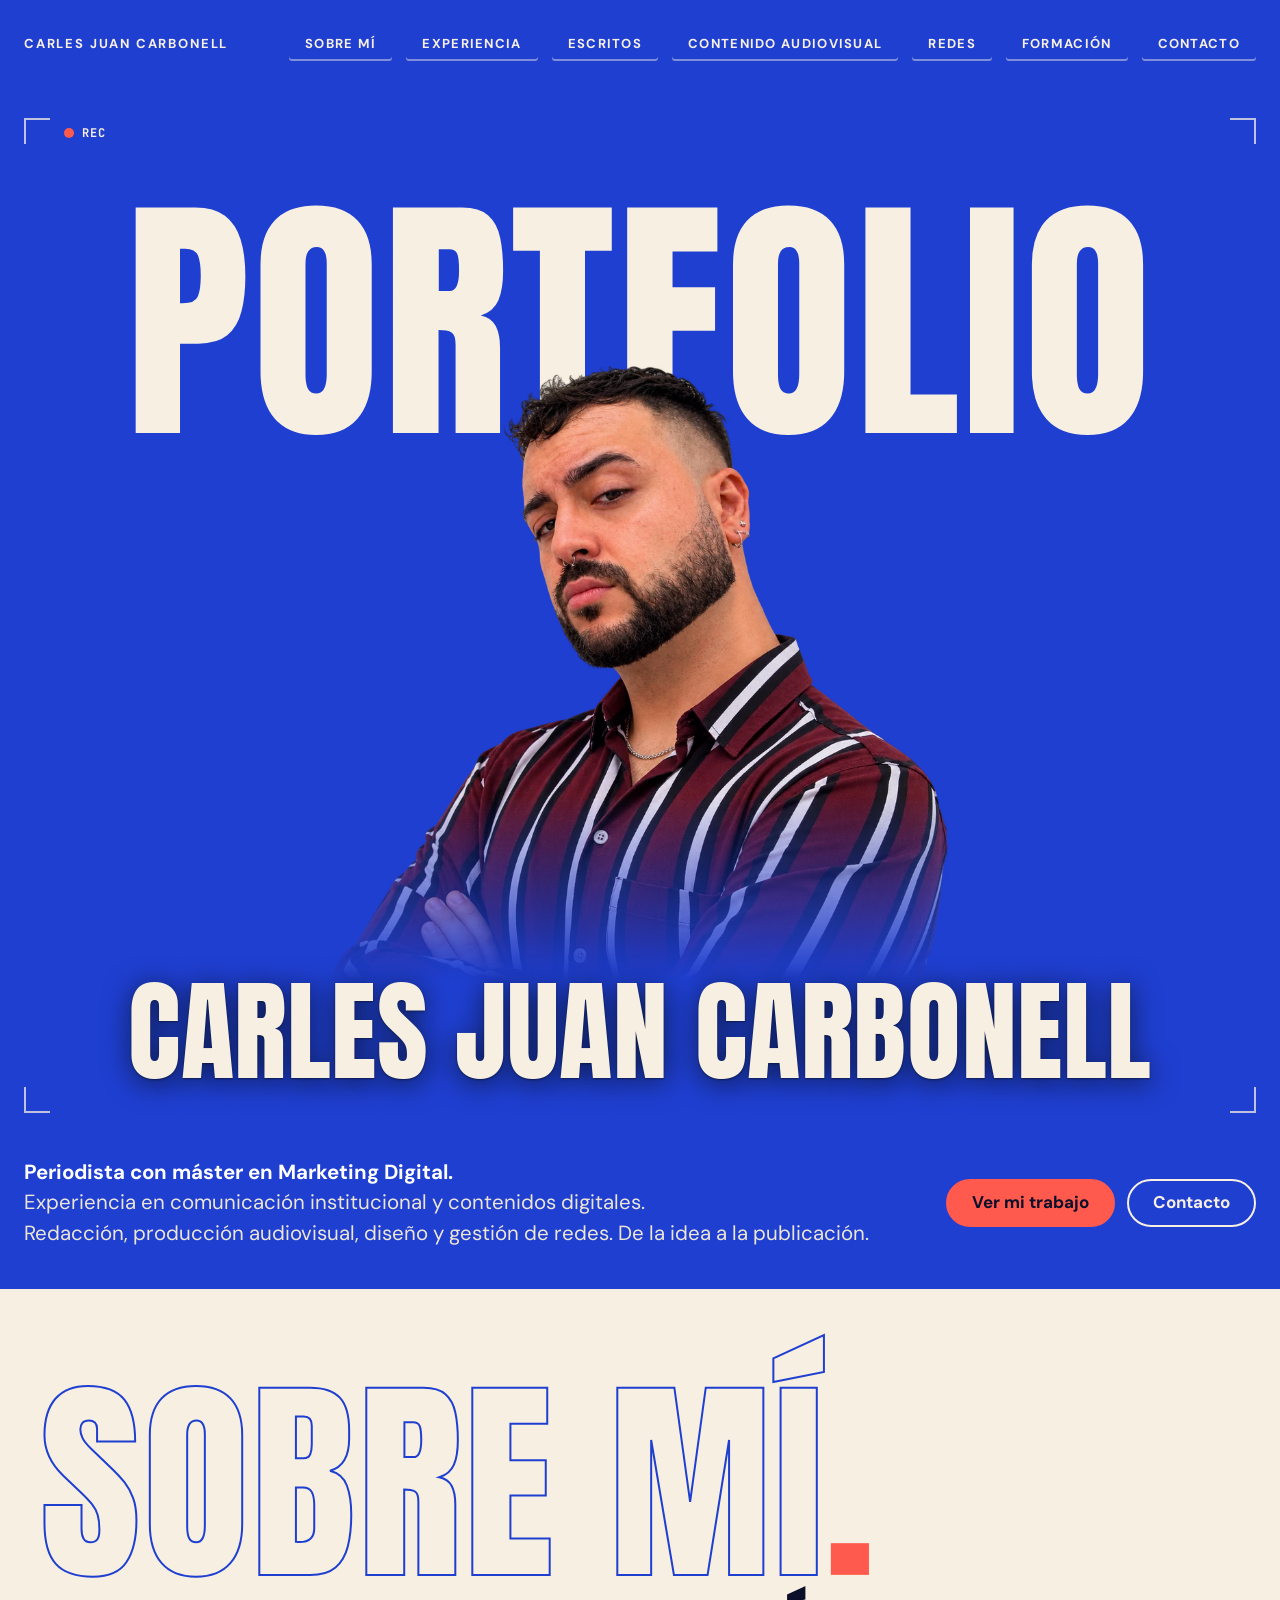
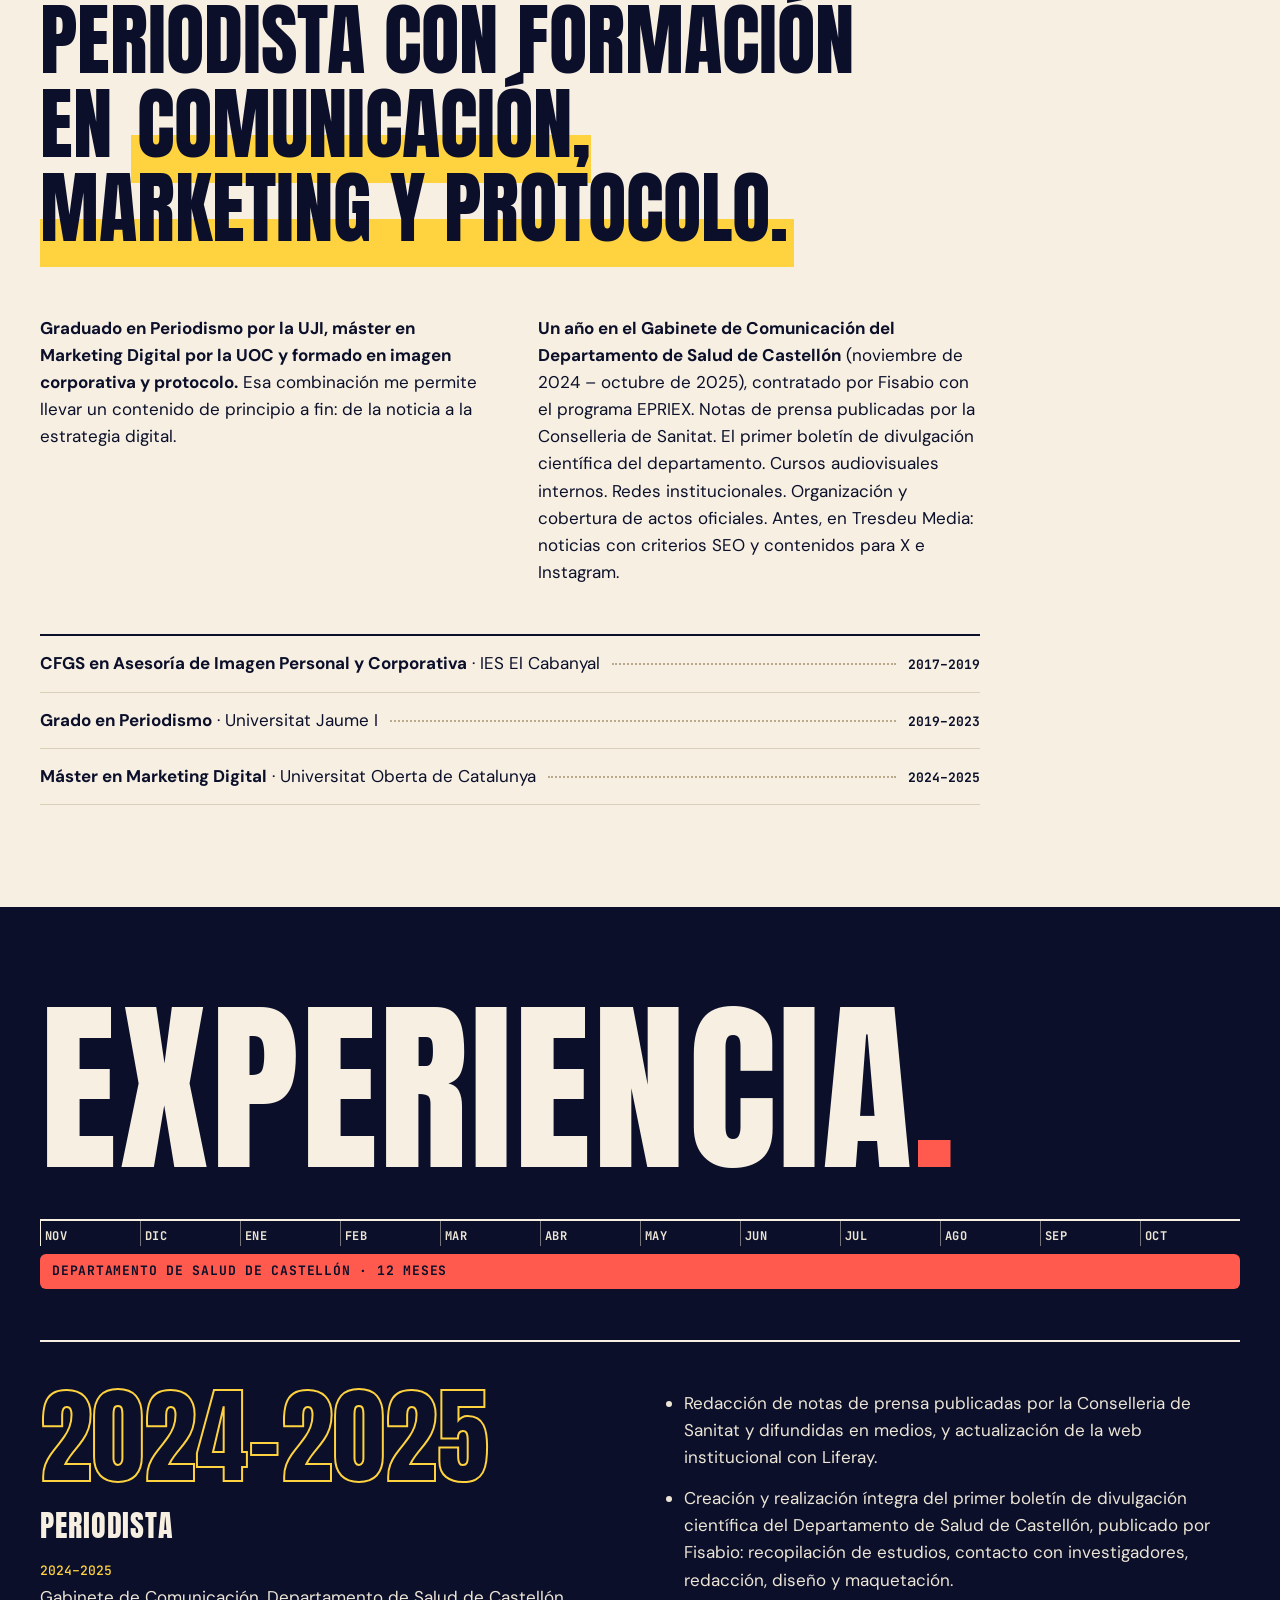
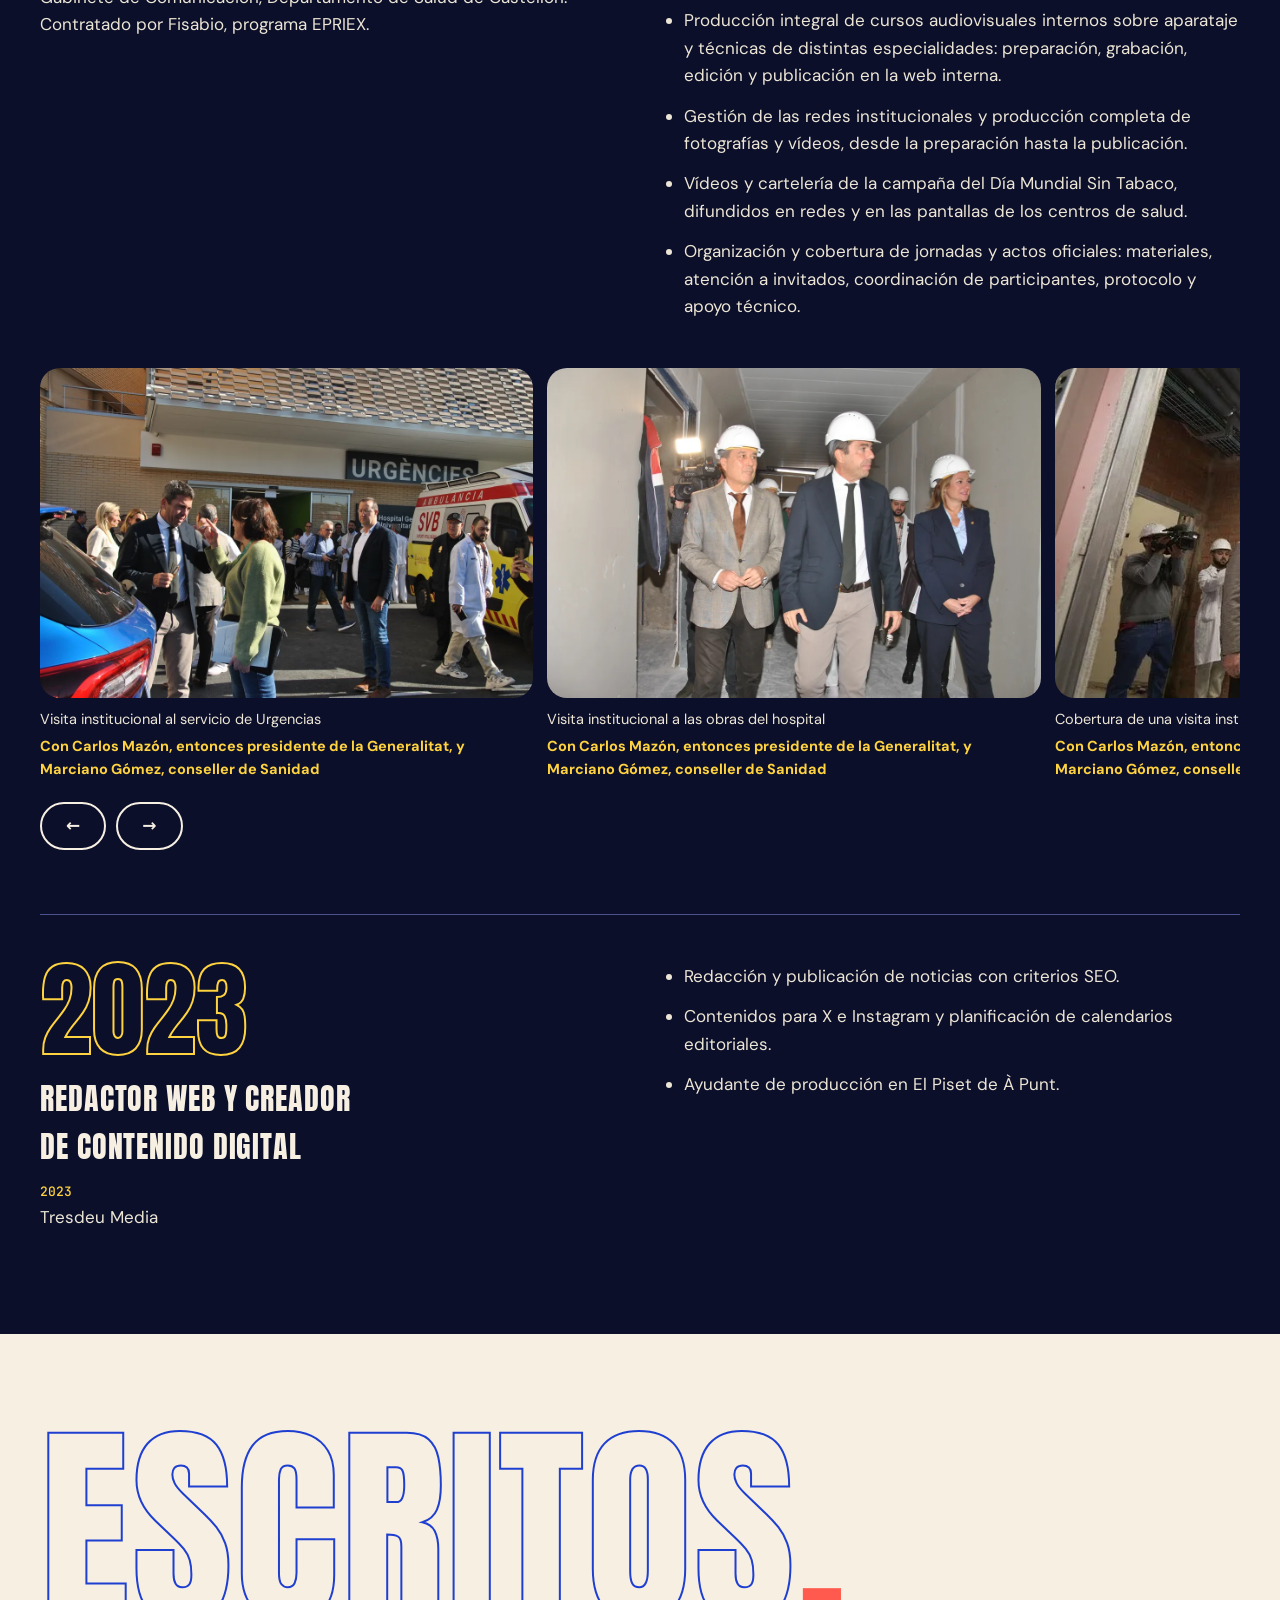
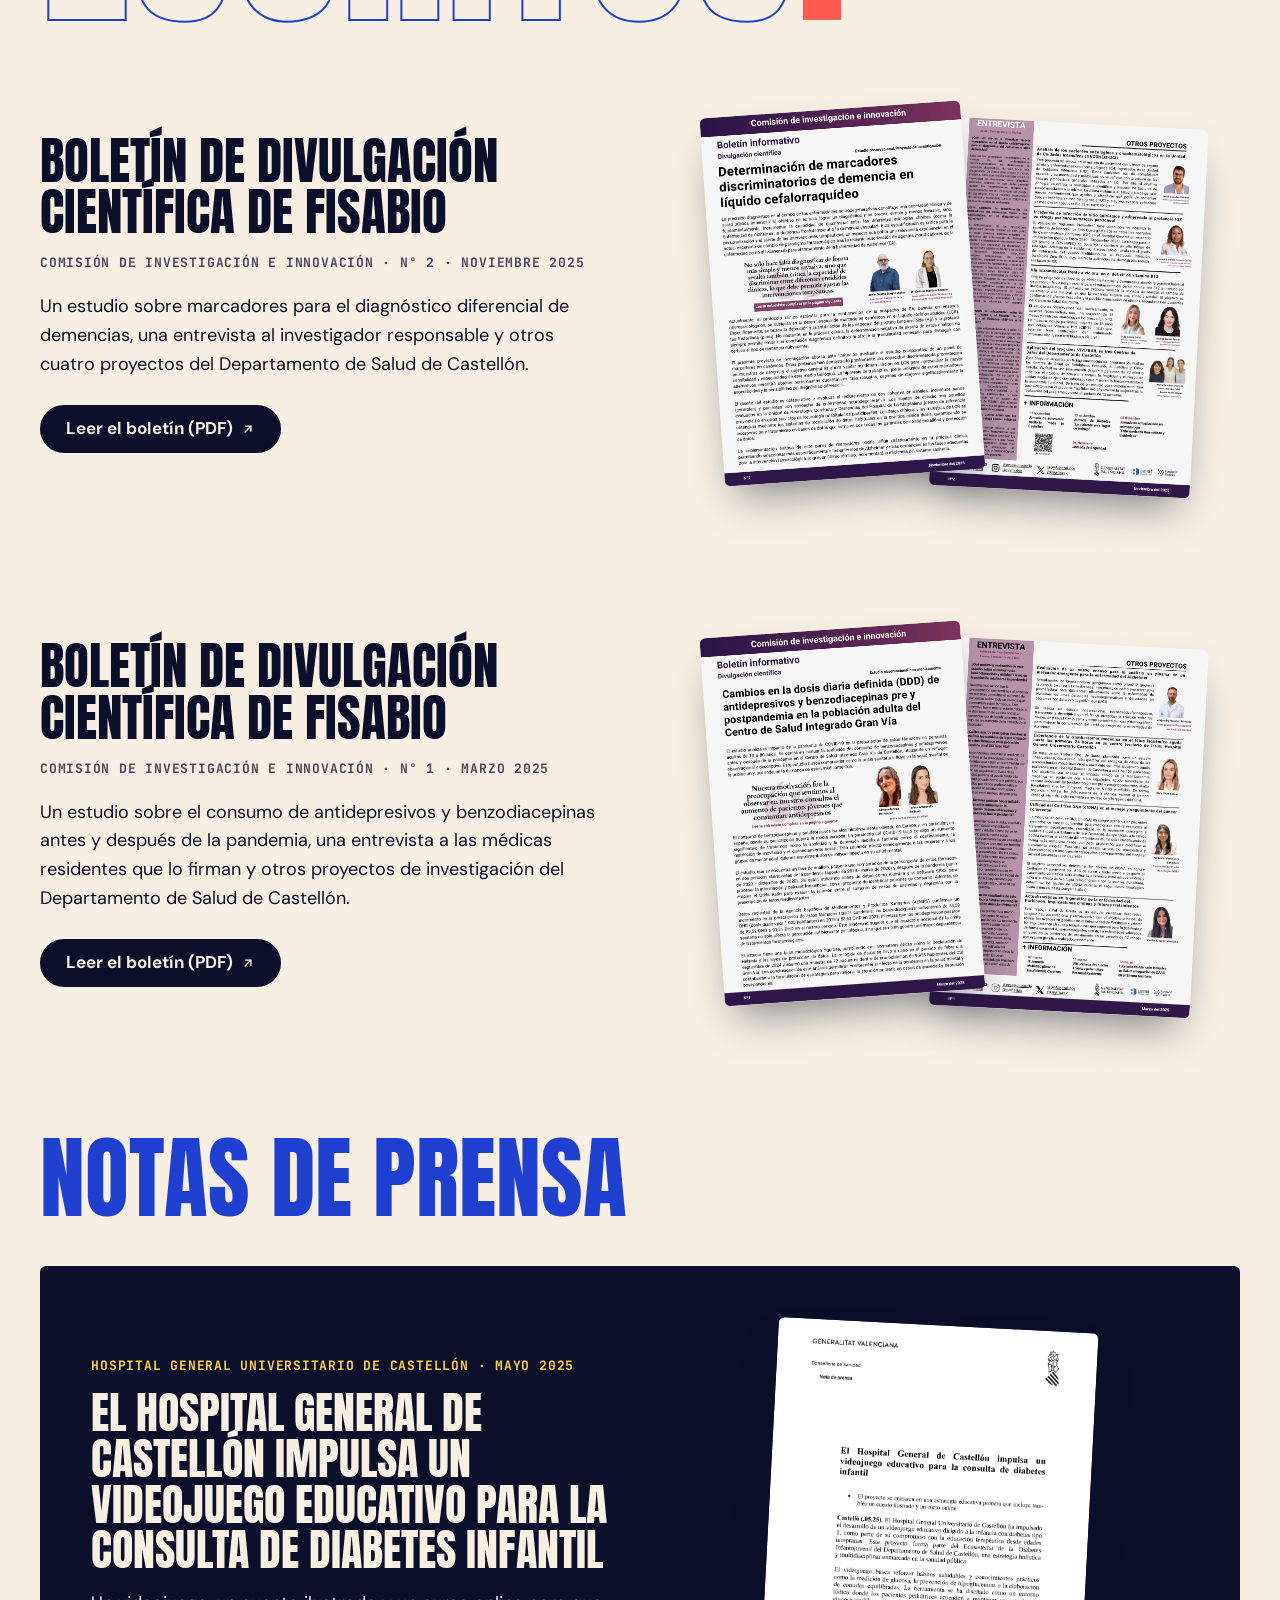
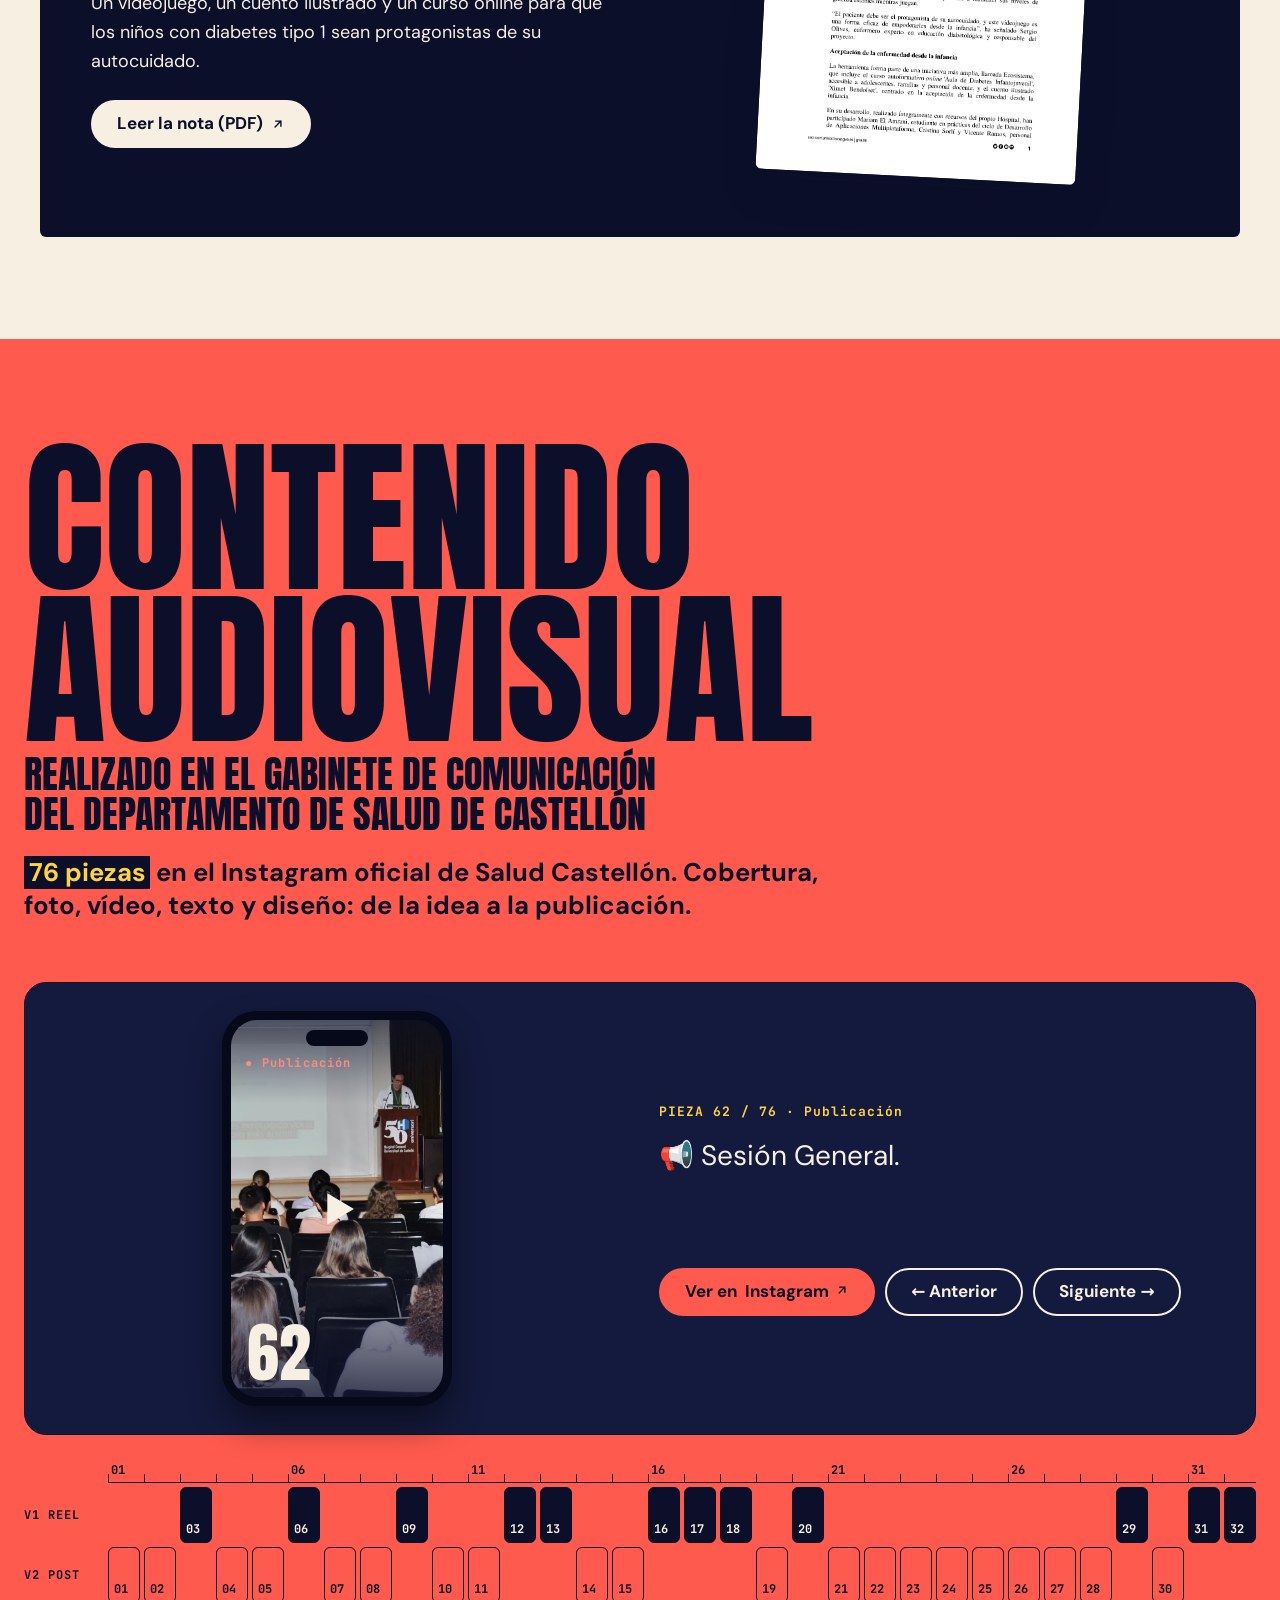
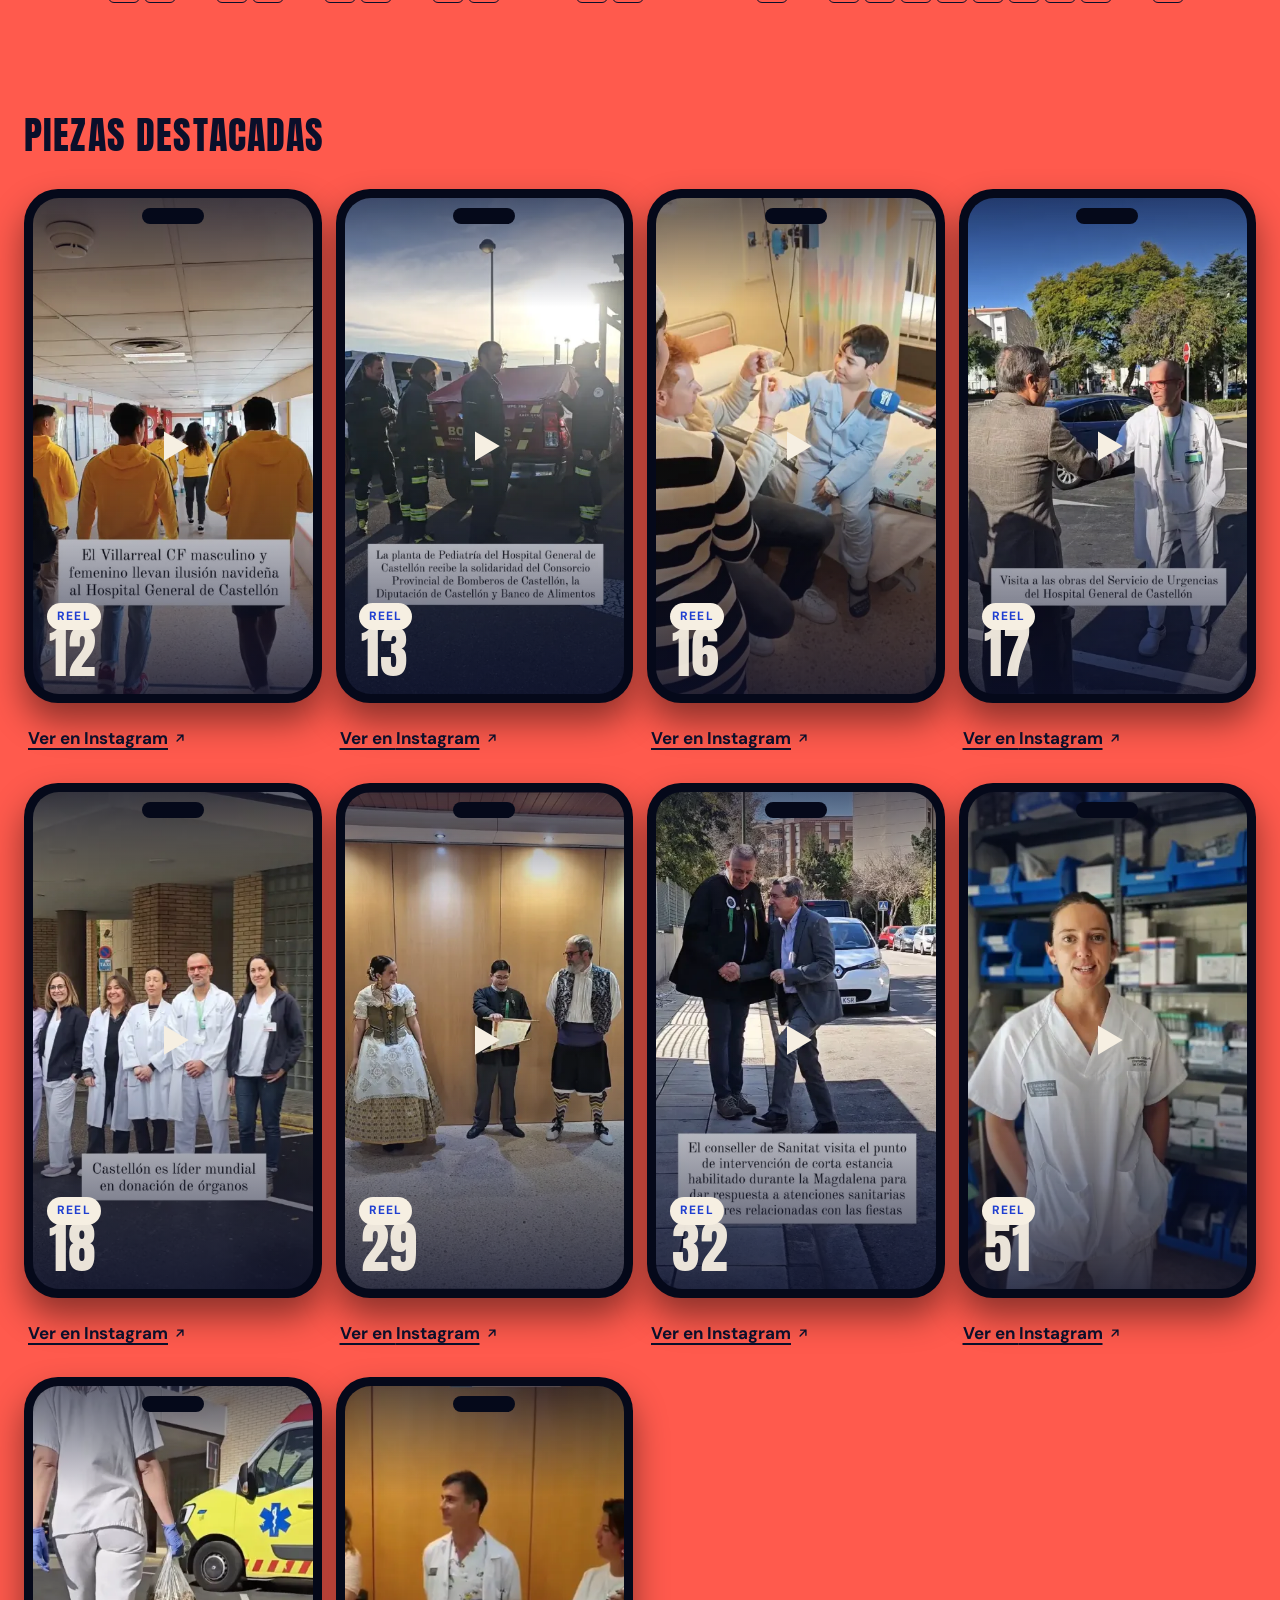
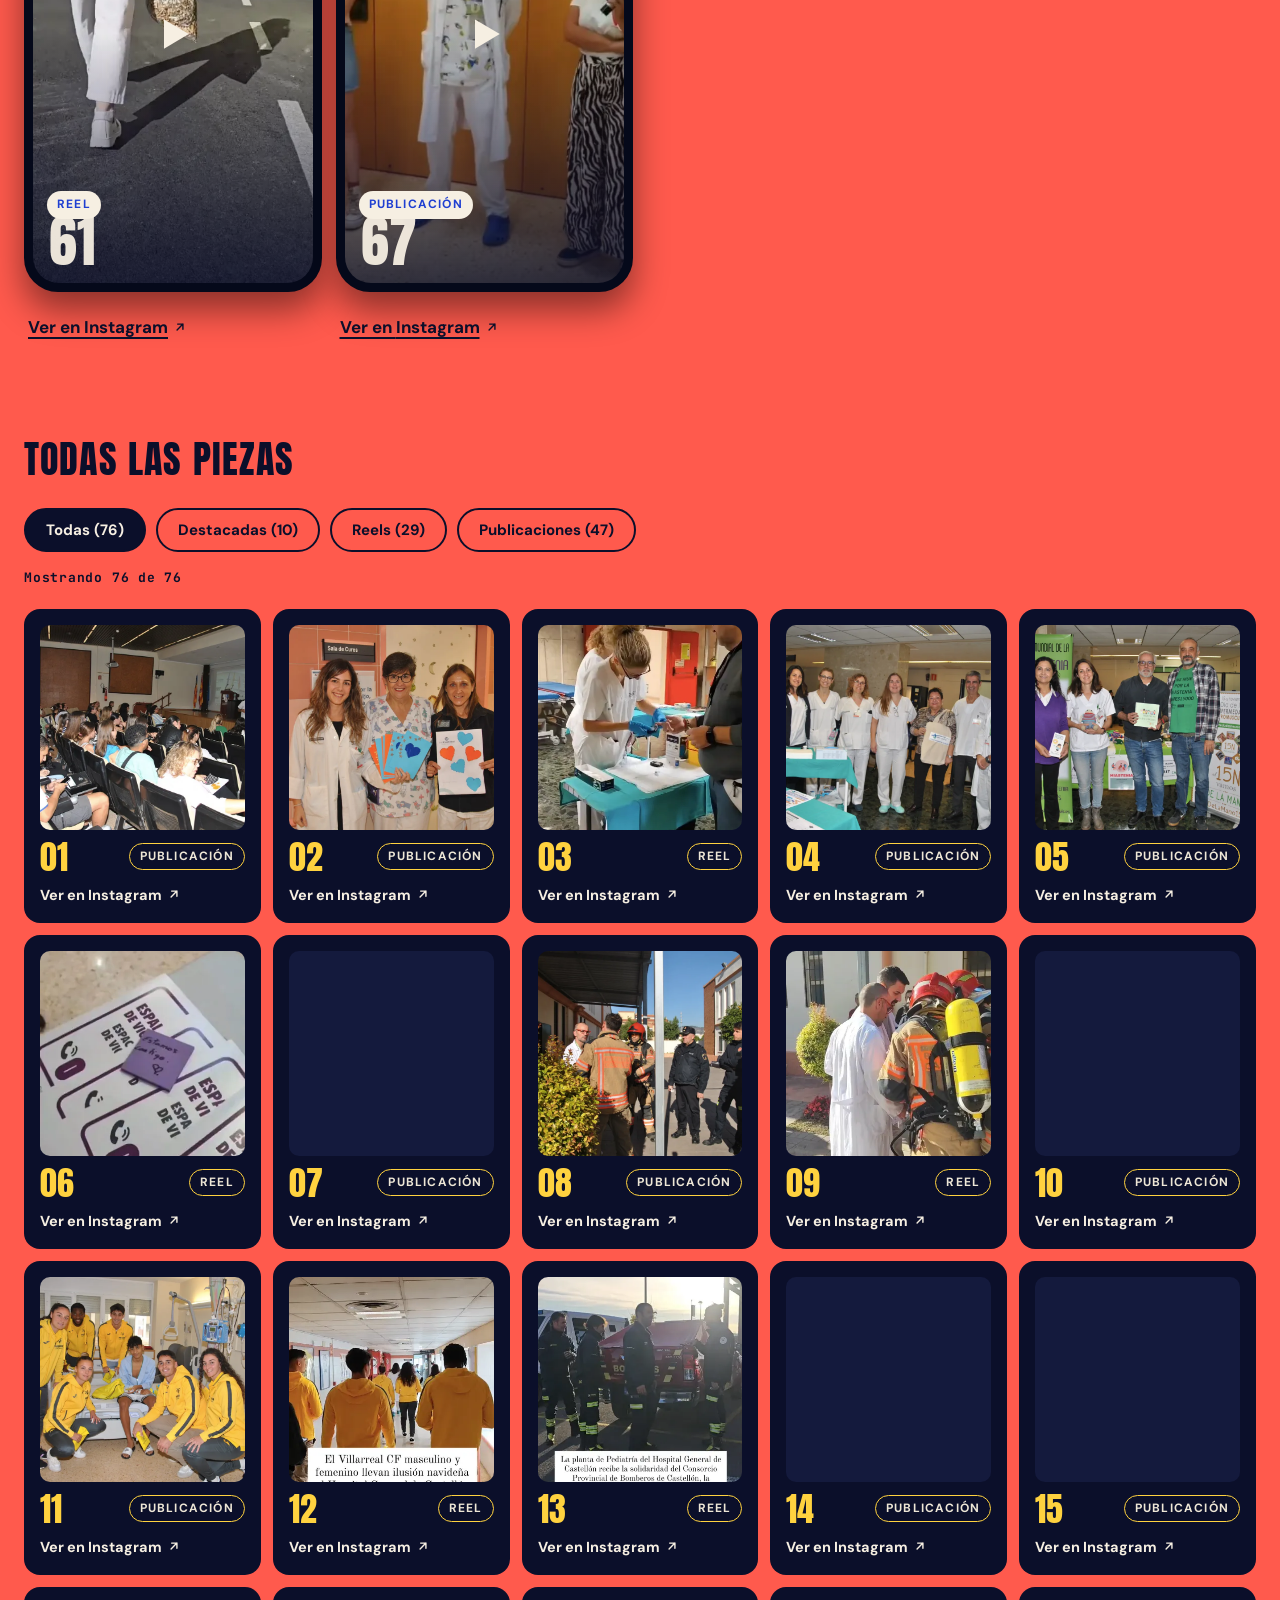
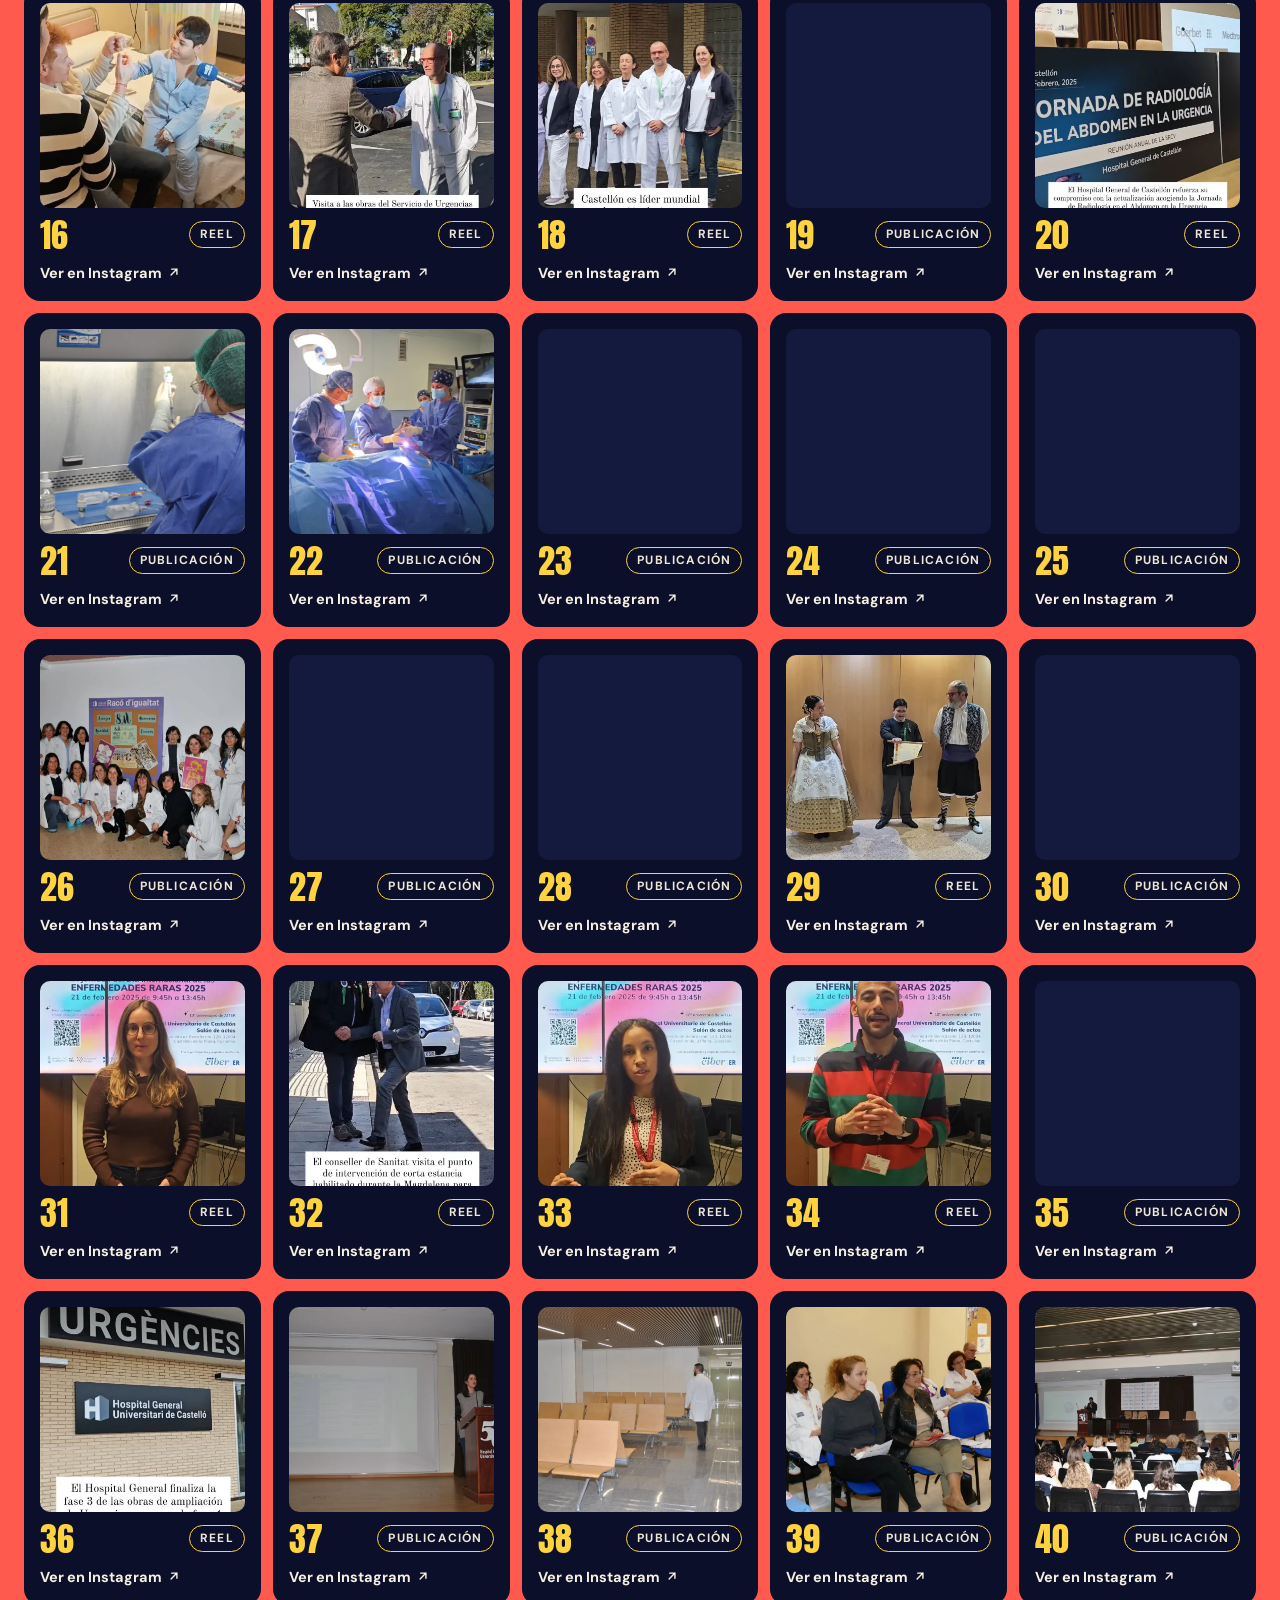
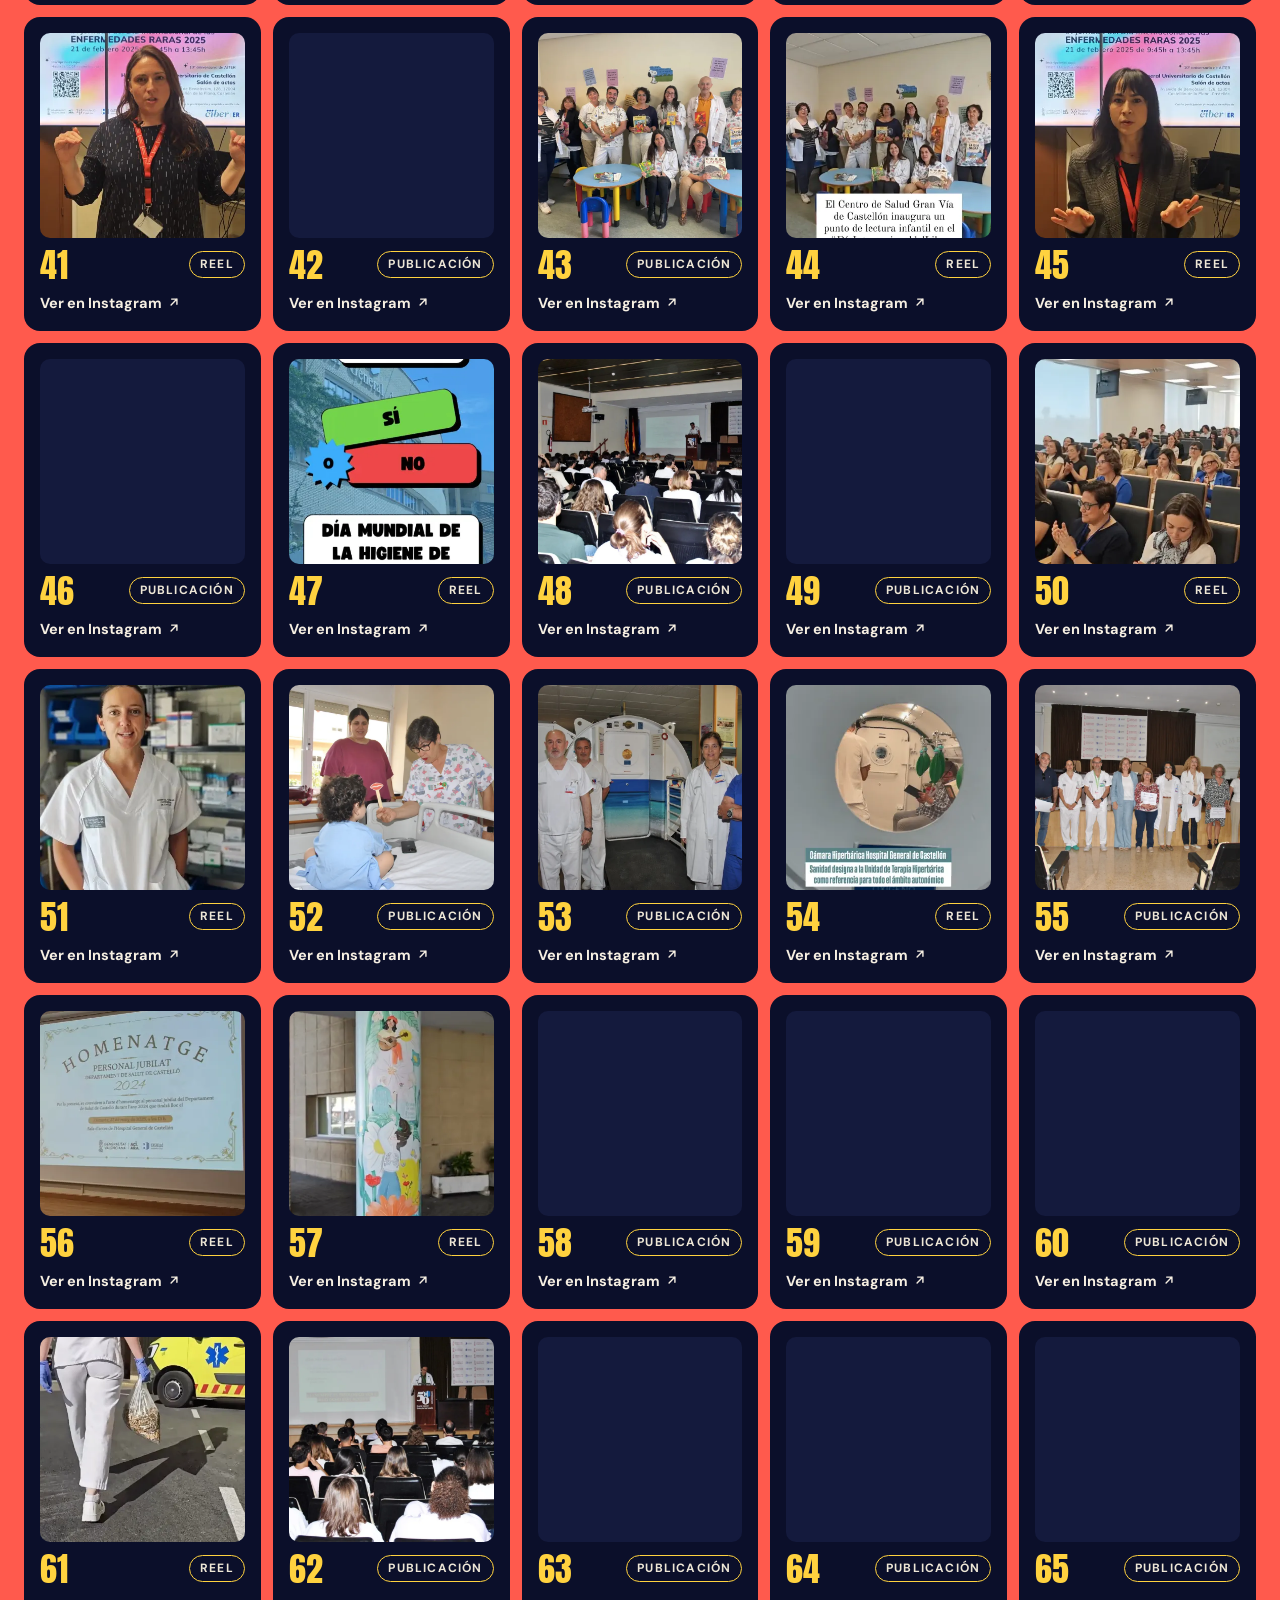
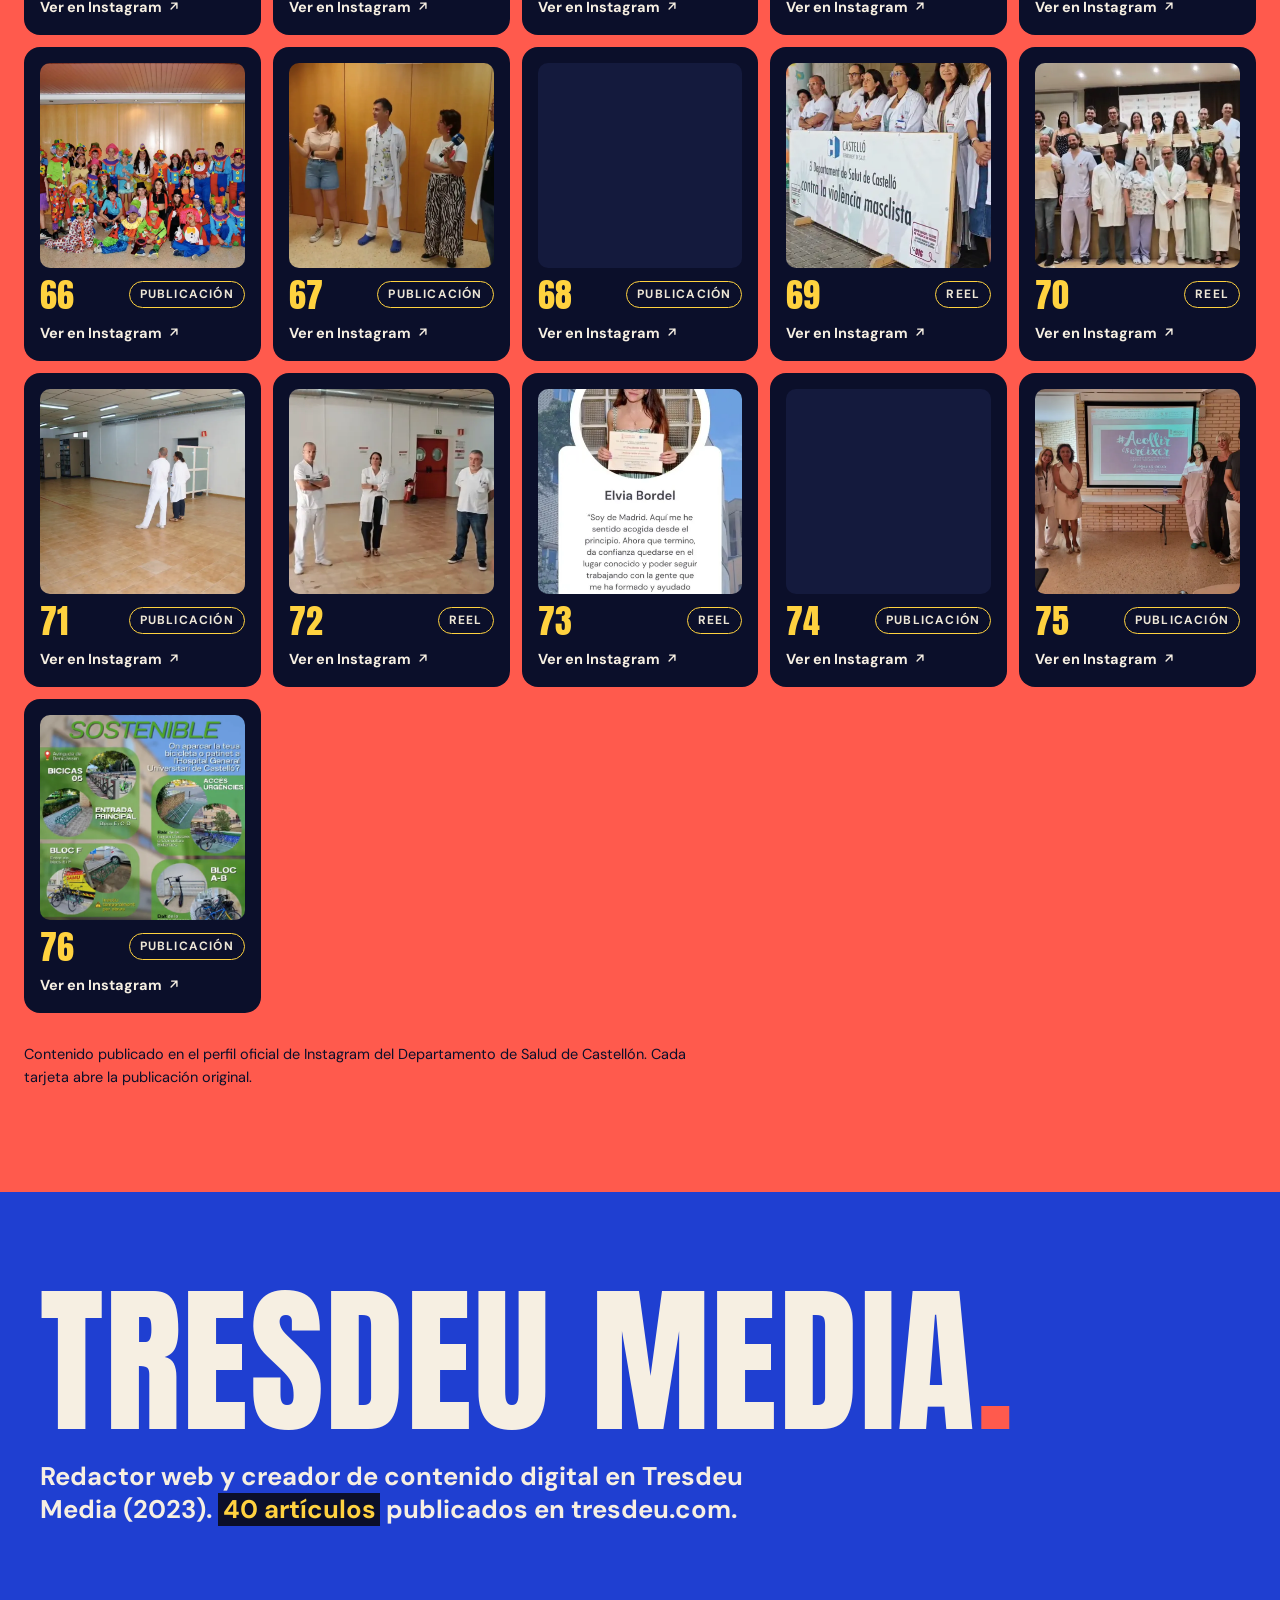
<file: index.html>
<!doctype html>
<html lang="es">
<head>
<meta charset="utf-8">
<meta name="viewport" content="width=device-width, initial-scale=1, viewport-fit=cover">
<meta name="theme-color" content="#1F3FD1">
<title>Carles Juan Carbonell · Periodista y comunicación digital | Portfolio</title>
<meta name="description" content="Portfolio de Carles Juan Carbonell, periodista con máster en Marketing Digital: comunicación institucional, redacción, producción audiovisual, diseño y redes.">
<meta property="og:type" content="website">
<meta property="og:image" content="https://carlesjuancarbonell.github.io/og-v2.jpg">
<meta property="og:url" content="https://carlesjuancarbonell.github.io/">
<meta property="og:locale" content="es_ES">
<link rel="canonical" href="https://carlesjuancarbonell.github.io/">
<meta name="robots" content="index,follow,max-image-preview:large">
<meta name="author" content="Carles Juan Carbonell">
<meta property="og:site_name" content="Carles Juan Carbonell · Portfolio">
<meta property="og:image:width" content="1200">
<meta property="og:image:height" content="630">
<meta property="og:image:alt" content="Carles Juan Carbonell, periodista. Portfolio de comunicación, redacción y producción audiovisual.">
<meta name="twitter:card" content="summary_large_image">
<meta name="twitter:title" content="Carles Juan Carbonell · Periodista y comunicación digital">
<meta name="twitter:description" content="Periodista con máster en Marketing Digital. Redacción, producción audiovisual, diseño y gestión de redes.">
<meta name="twitter:image" content="https://carlesjuancarbonell.github.io/og-v2.jpg">
<script type="application/ld+json">{"@context":"https://schema.org","@graph":[{"@type":"WebSite","@id":"https://carlesjuancarbonell.github.io/#web","url":"https://carlesjuancarbonell.github.io/","name":"Carles Juan Carbonell · Portfolio","inLanguage":"es-ES"},{"@type":"Person","@id":"https://carlesjuancarbonell.github.io/#carles","name":"Carles Juan Carbonell","jobTitle":"Periodista","description":"Periodista con máster en Marketing Digital: comunicación institucional, redacción, producción audiovisual, diseño y redes.","url":"https://carlesjuancarbonell.github.io/","image":"https://carlesjuancarbonell.github.io/og-v2.jpg","email":"mailto:carlesjuancarbonell@gmail.com","knowsLanguage":["es","ca","en"],"alumniOf":[{"@type":"CollegeOrUniversity","name":"Universitat Jaume I"},{"@type":"CollegeOrUniversity","name":"Universitat Oberta de Catalunya"}],"knowsAbout":["Periodismo","Comunicación institucional","Marketing digital","Producción audiovisual","Redes sociales"],"sameAs":["https://www.linkedin.com/in/carles-juan-carbonell","https://www.tiktok.com/@zoqueteilustrao","https://www.tiktok.com/@cejotatricks","https://www.tresdeu.com/autor/carles/"]}]}</script>
<link rel="apple-touch-icon" href="apple-touch-icon-v2.png">
<meta property="og:title" content="Carles Juan Carbonell · Periodista y comunicación digital">
<meta property="og:description" content="Periodista con máster en Marketing Digital. Redacción, producción audiovisual, diseño y gestión de redes.">
<link rel="icon" type="image/png" sizes="32x32" href="favicon-32.png">
<link rel="icon" type="image/svg+xml" href="data:image/svg+xml,%3Csvg xmlns='http://www.w3.org/2000/svg' viewBox='0 0 64 64'%3E%3Crect width='64' height='64' rx='14' fill='%231F3FD1'/%3E%3Ccircle cx='46' cy='46' r='7' fill='%23FF5A4D'/%3E%3Ctext x='12' y='47' font-family='Impact,Anton,sans-serif' font-size='40' fill='%23F6EFE2'%3EC%3C/text%3E%3C/svg%3E">
<link rel="preload" href="media/fonts/anton-400-latin.woff2" as="font" type="font/woff2" crossorigin>
<link rel="preload" href="media/fonts/dm-sans-400-latin.woff2" as="font" type="font/woff2" crossorigin>
<style>
@font-face{font-family:'Anton';font-style:normal;font-weight:400;font-display:swap;src:url(media/fonts/anton-400-latin-ext.woff2) format('woff2');unicode-range:U+0100-02BA, U+02BD-02C5, U+02C7-02CC, U+02CE-02D7, U+02DD-02FF, U+0304, U+0308, U+0329, U+1D00-1DBF, U+1E00-1E9F, U+1EF2-1EFF, U+2020, U+20A0-20AB, U+20AD-20C4, U+2113, U+2C60-2C7F, U+A720-A7FF}
@font-face{font-family:'Anton';font-style:normal;font-weight:400;font-display:swap;src:url(media/fonts/anton-400-latin.woff2) format('woff2');unicode-range:U+0000-00FF, U+0131, U+0152-0153, U+02BB-02BC, U+02C6, U+02DA, U+02DC, U+0304, U+0308, U+0329, U+2000-206F, U+20AC, U+2122, U+2191, U+2193, U+2212, U+2215, U+FEFF, U+FFFD}
@font-face{font-family:'DM Sans';font-style:normal;font-weight:400;font-display:swap;src:url(media/fonts/dm-sans-400-latin-ext.woff2) format('woff2');unicode-range:U+0100-02BA, U+02BD-02C5, U+02C7-02CC, U+02CE-02D7, U+02DD-02FF, U+0304, U+0308, U+0329, U+1D00-1DBF, U+1E00-1E9F, U+1EF2-1EFF, U+2020, U+20A0-20AB, U+20AD-20C4, U+2113, U+2C60-2C7F, U+A720-A7FF}
@font-face{font-family:'DM Sans';font-style:normal;font-weight:400;font-display:swap;src:url(media/fonts/dm-sans-400-latin.woff2) format('woff2');unicode-range:U+0000-00FF, U+0131, U+0152-0153, U+02BB-02BC, U+02C6, U+02DA, U+02DC, U+0304, U+0308, U+0329, U+2000-206F, U+20AC, U+2122, U+2191, U+2193, U+2212, U+2215, U+FEFF, U+FFFD}
@font-face{font-family:'DM Sans';font-style:normal;font-weight:500;font-display:swap;src:url(media/fonts/dm-sans-500-latin-ext.woff2) format('woff2');unicode-range:U+0100-02BA, U+02BD-02C5, U+02C7-02CC, U+02CE-02D7, U+02DD-02FF, U+0304, U+0308, U+0329, U+1D00-1DBF, U+1E00-1E9F, U+1EF2-1EFF, U+2020, U+20A0-20AB, U+20AD-20C4, U+2113, U+2C60-2C7F, U+A720-A7FF}
@font-face{font-family:'DM Sans';font-style:normal;font-weight:500;font-display:swap;src:url(media/fonts/dm-sans-500-latin.woff2) format('woff2');unicode-range:U+0000-00FF, U+0131, U+0152-0153, U+02BB-02BC, U+02C6, U+02DA, U+02DC, U+0304, U+0308, U+0329, U+2000-206F, U+20AC, U+2122, U+2191, U+2193, U+2212, U+2215, U+FEFF, U+FFFD}
@font-face{font-family:'DM Sans';font-style:normal;font-weight:700;font-display:swap;src:url(media/fonts/dm-sans-700-latin-ext.woff2) format('woff2');unicode-range:U+0100-02BA, U+02BD-02C5, U+02C7-02CC, U+02CE-02D7, U+02DD-02FF, U+0304, U+0308, U+0329, U+1D00-1DBF, U+1E00-1E9F, U+1EF2-1EFF, U+2020, U+20A0-20AB, U+20AD-20C4, U+2113, U+2C60-2C7F, U+A720-A7FF}
@font-face{font-family:'DM Sans';font-style:normal;font-weight:700;font-display:swap;src:url(media/fonts/dm-sans-700-latin.woff2) format('woff2');unicode-range:U+0000-00FF, U+0131, U+0152-0153, U+02BB-02BC, U+02C6, U+02DA, U+02DC, U+0304, U+0308, U+0329, U+2000-206F, U+20AC, U+2122, U+2191, U+2193, U+2212, U+2215, U+FEFF, U+FFFD}
@font-face{font-family:'JetBrains Mono';font-style:normal;font-weight:500;font-display:swap;src:url(media/fonts/jetbrains-mono-500-latin-ext.woff2) format('woff2');unicode-range:U+0100-02BA, U+02BD-02C5, U+02C7-02CC, U+02CE-02D7, U+02DD-02FF, U+0304, U+0308, U+0329, U+1D00-1DBF, U+1E00-1E9F, U+1EF2-1EFF, U+2020, U+20A0-20AB, U+20AD-20C4, U+2113, U+2C60-2C7F, U+A720-A7FF}
@font-face{font-family:'JetBrains Mono';font-style:normal;font-weight:500;font-display:swap;src:url(media/fonts/jetbrains-mono-500-latin.woff2) format('woff2');unicode-range:U+0000-00FF, U+0131, U+0152-0153, U+02BB-02BC, U+02C6, U+02DA, U+02DC, U+0304, U+0308, U+0329, U+2000-206F, U+20AC, U+2122, U+2191, U+2193, U+2212, U+2215, U+FEFF, U+FFFD}
@font-face{font-family:'JetBrains Mono';font-style:normal;font-weight:700;font-display:swap;src:url(media/fonts/jetbrains-mono-700-latin-ext.woff2) format('woff2');unicode-range:U+0100-02BA, U+02BD-02C5, U+02C7-02CC, U+02CE-02D7, U+02DD-02FF, U+0304, U+0308, U+0329, U+1D00-1DBF, U+1E00-1E9F, U+1EF2-1EFF, U+2020, U+20A0-20AB, U+20AD-20C4, U+2113, U+2C60-2C7F, U+A720-A7FF}
@font-face{font-family:'JetBrains Mono';font-style:normal;font-weight:700;font-display:swap;src:url(media/fonts/jetbrains-mono-700-latin.woff2) format('woff2');unicode-range:U+0000-00FF, U+0131, U+0152-0153, U+02BB-02BC, U+02C6, U+02DA, U+02DC, U+0304, U+0308, U+0329, U+2000-206F, U+20AC, U+2122, U+2191, U+2193, U+2212, U+2215, U+FEFF, U+FFFD}
body{margin:0;background:#0B0F2A;font-family:'DM Sans',system-ui,sans-serif}
*{box-sizing:border-box}
:where(img[width][height]){height:auto}
html{-webkit-text-size-adjust:100%;scrollbar-color:#FF5A4D #0B0F2A;scroll-behavior:smooth}
.w-sr{position:absolute;width:1px;height:1px;margin:-1px;padding:0;overflow:hidden;clip:rect(0 0 0 0);white-space:nowrap;border:0}
#tresdeu :focus-visible{outline-color:#FFD23F}
#tresdeu .tr-chip{font:inherit;font-weight:700;font-size:15px;min-height:44px;padding:0 20px;border-radius:999px;cursor:pointer;border:2px solid #F6EFE2;background:transparent;color:#F6EFE2}
#tresdeu .tr-chip[aria-pressed="true"]{background:#F6EFE2;color:#0B0F2A}
#tresdeu .tr-item{display:flex;min-width:0}
#tresdeu .tr-card{display:flex;flex:1;min-width:0;flex-direction:column;background:#F6EFE2;color:#0B0F2A;border-radius:14px;overflow:hidden;text-decoration:none;transition:transform 160ms cubic-bezier(.23,1,.32,1)}
#tresdeu .tr-card:active{transform:scale(.97)}
#tresdeu .tr-card img{display:block;width:100%;height:auto;aspect-ratio:4/3;object-fit:cover;background:#141A3D}
#tresdeu .tr-body{display:flex;flex:1;flex-direction:column;gap:8px;padding:12px 14px 14px}
#tresdeu .tr-meta{display:flex;flex-wrap:wrap;align-items:center;gap:6px 8px;justify-content:space-between}
#tresdeu .tr-date{font-size:12px;font-weight:700;letter-spacing:.08em;text-transform:uppercase;color:#1F3FD1}
#tresdeu .tr-tag{font-size:12px;font-weight:700;letter-spacing:.08em;text-transform:uppercase;border:1.5px solid #0B0F2A;padding:2px 9px;border-radius:999px}
#tresdeu .tr-title{font-weight:700;font-size:15.5px;line-height:1.25}
#tresdeu .tr-go{margin-top:auto;padding-top:4px;font-weight:700;font-size:14px;text-decoration:underline;text-decoration-thickness:2px;text-underline-offset:4px}
#tresdeu .tr-all{display:inline-flex;align-items:center;min-height:44px;font-weight:700;color:#F6EFE2;text-decoration:underline;text-decoration-thickness:2px;text-underline-offset:4px}
#tresdeu .tr-more{min-height:44px;font:inherit;font-weight:700;cursor:pointer}
#tresdeu .tr-reel{display:flex;min-width:0}
#tresdeu .tr-rlink{display:flex;flex:1;min-width:0;flex-direction:column;gap:12px;color:#F6EFE2}
#tresdeu .tr-rdate{margin-top:6px;font-size:12px;font-weight:700;letter-spacing:.08em;text-transform:uppercase;color:#FFD23F}
#tresdeu .tr-rcap{margin-top:6px;font-size:14.5px;line-height:1.3;display:-webkit-box;-webkit-line-clamp:3;-webkit-box-orient:vertical;overflow:hidden}
#tresdeu .tr-rgo{margin-top:8px;font-weight:700;text-decoration:underline;text-decoration-thickness:2px;text-underline-offset:4px}
#tresdeu input::placeholder{color:#D9D4EC;opacity:1}
@media (hover:hover) and (pointer:fine){#tresdeu .tr-card:hover{transform:translateY(-4px)}}
@media (prefers-reduced-motion:reduce){#tresdeu .tr-card{transition:none}}
button,.w-btn,.w-clip,.w-chip{-webkit-touch-callout:none;-webkit-user-select:none;user-select:none}
.np :focus-visible{outline-color:#FFD23F}
a{color:inherit}
a,button{-webkit-tap-highlight-color:transparent;touch-action:manipulation}
a:focus-visible,button:focus-visible{outline:3px solid #1F3FD1;outline-offset:3px}
#inicio :focus-visible,#experiencia :focus-visible,#contacto :focus-visible,#audiovisual .pnl :focus-visible{outline-color:#FFD23F}
#audiovisual :focus-visible{outline-color:#0B0F2A}
#audiovisual .pnl :focus-visible{outline-color:#FFD23F}
h1,h2,h3{text-wrap:balance}
::selection{background:#FF5A4D;color:#0B0F2A}
.mono{font-family:'JetBrains Mono',ui-monospace,Menlo,monospace}
@keyframes rise{from{transform:translateY(16px);opacity:.01}to{transform:none;opacity:1}}
@keyframes fadein{from{opacity:.01}to{opacity:1}}
@keyframes blink{50%{opacity:.15}}
.w-rise{animation:rise .6s cubic-bezier(.23,1,.32,1) both}
.w-rise2{animation:rise .6s .08s cubic-bezier(.23,1,.32,1) both}
.w-rise3{animation:rise .6s .16s cubic-bezier(.23,1,.32,1) both}
.w-rec{animation:blink 1.2s steps(2,jump-none) 6}
.w-skip{position:absolute;left:12px;top:-64px;z-index:20;background:#FF5A4D;color:#0B0F2A;padding:12px 18px;border-radius:999px;font-weight:700;text-decoration:none;transition:transform 160ms cubic-bezier(.23,1,.32,1)}
.w-skip:focus{transform:translateY(76px)}
.w-nav{position:relative;display:block;border-radius:3px;box-shadow:inset 0 -2px 0 rgba(246,239,226,.45);text-transform:uppercase;letter-spacing:.1em;font-weight:700;text-decoration:none;color:#F6EFE2;overflow:hidden;z-index:0;line-height:1.2;transition:color 160ms ease,transform 160ms cubic-bezier(.23,1,.32,1);-webkit-user-select:none;user-select:none}
.w-nav .t{display:block;position:relative;white-space:nowrap;padding:var(--ny,9px) var(--nx,16px);transition:transform 260ms cubic-bezier(.23,1,.32,1)}
.w-nav .t::after{content:attr(data-t);position:absolute;left:0;top:100%;width:100%;padding:var(--ny,9px) var(--nx,16px);font-weight:700}
.w-nav::before{content:"";position:absolute;inset:0;background:#FF5A4D;border-radius:3px;transform:scaleY(0);transform-origin:bottom;transition:transform 220ms cubic-bezier(.23,1,.32,1);z-index:-1}
.w-nav:focus-visible,.w-nav:active{color:#0B0F2A}
.w-nav:focus-visible::before,.w-nav:active::before{transform:scaleY(1)}
.w-nav:focus-visible .t,.w-nav:active .t{transform:translateY(-100%)}
.w-nav:active{transform:scale(.94)}
html:has(#escritos:target) .w-nav[href="#escritos"],html:has(#sobre-mi:target) .w-nav[href="#sobre-mi"],html:has(#experiencia:target) .w-nav[href="#experiencia"],html:has(#audiovisual:target) .w-nav[href="#audiovisual"],html:has(#redes:target) .w-nav[href="#redes"],html:has(#formacion:target) .w-nav[href="#formacion"],html:has(#contacto:target) .w-nav[href="#contacto"]{color:#0B0F2A}
html:has(#escritos:target) .w-nav[href="#escritos"]::before,html:has(#sobre-mi:target) .w-nav[href="#sobre-mi"]::before,html:has(#experiencia:target) .w-nav[href="#experiencia"]::before,html:has(#audiovisual:target) .w-nav[href="#audiovisual"]::before,html:has(#redes:target) .w-nav[href="#redes"]::before,html:has(#formacion:target) .w-nav[href="#formacion"]::before,html:has(#contacto:target) .w-nav[href="#contacto"]::before{transform:scaleY(1)}
@media (hover:hover) and (pointer:fine){.w-nav:hover{color:#0B0F2A}.w-nav:hover::before{transform:scaleY(1)}.w-nav:hover .t{transform:translateY(-100%)}}
.w-btn{display:inline-flex;align-items:center;justify-content:center;gap:8px;min-height:48px;padding:0 24px;border-radius:999px;font:inherit;font-weight:700;text-decoration:none;cursor:pointer;border:2px solid #F6EFE2;background:transparent;color:#F6EFE2;transition:transform 160ms cubic-bezier(.23,1,.32,1),background-color 160ms ease,color 160ms ease;-webkit-user-select:none;user-select:none}
.w-btn.red{background:#FF5A4D;border-color:#FF5A4D;color:#0B0F2A}
.w-btn:active{transform:scale(.97)}
@media (hover:hover) and (pointer:fine){.w-btn:hover{transform:translateY(-2px)}.w-btn.red:hover{background:#FFFFFF;border-color:#FFFFFF}.w-btn:not(.red):hover{background:#F6EFE2;color:#0B0F2A}}
.w-clip{display:flex;align-items:flex-end;justify-content:flex-start;padding:5px 5px;border-radius:6px;border:1.5px solid;font:700 12px 'JetBrains Mono',ui-monospace,monospace;cursor:pointer;min-width:0;transition:transform 160ms cubic-bezier(.23,1,.32,1),background-color 160ms ease}
.w-clip:active{transform:scale(.94)}
.w-play{position:absolute;left:0;top:0;bottom:0;width:3px;background:#1F3FD1;pointer-events:none;transition:transform 220ms cubic-bezier(.23,1,.32,1)}
.w-play::before{content:"";position:absolute;left:-6px;top:0;border:7px solid transparent;border-top-color:#1F3FD1;border-bottom:0}
.w-link{text-decoration:none;transition:transform 160ms cubic-bezier(.23,1,.32,1)}
.w-link:active{transform:scale(.98)}
.w-phone{transition:transform 200ms cubic-bezier(.23,1,.32,1)}
.w-card{min-height:132px;transition:transform 160ms cubic-bezier(.23,1,.32,1),background-color 160ms ease}
.w-card:active{transform:scale(.97)}
.w-tool{transition:transform 200ms cubic-bezier(.23,1,.32,1)}
.w-pg{transition:transform 260ms cubic-bezier(.23,1,.32,1)}
@media (hover:hover) and (pointer:fine){.w-spread:hover .w-pg:nth-child(1){transform:rotate(-7deg) translateX(-8px)!important}.w-spread:hover .w-pg:nth-child(2){transform:rotate(6deg) translateY(10px) translateX(8px)!important}}
@media (hover:hover) and (pointer:fine){.w-tool:hover{transform:translateY(-6px) rotate(-1.5deg)}}
.w-chip{transition:transform 160ms cubic-bezier(.23,1,.32,1),background-color 160ms ease,color 160ms ease}
.w-chip:active{transform:scale(.97)}
.w-cn{font-variant-numeric:tabular-nums}
.w-hero2{position:relative;margin-top:clamp(22px,3.4vw,48px);min-height:clamp(520px,79vw,1140px);display:flex;align-items:flex-end;justify-content:center}
.w-br{position:absolute;width:26px;height:26px;border:0 solid #F6EFE2;opacity:.75;z-index:4}
@media (hover:hover) and (pointer:fine){
.w-link:hover{transform:translateY(-3px)}
.w-fan{transition:transform 260ms cubic-bezier(.23,1,.32,1)}
a:hover .w-fan:nth-child(1){transform:rotate(-14deg) translateY(4px)!important}
a:hover .w-fan:nth-child(3){transform:rotate(14deg) translateY(4px)!important}
a:hover .w-fan:nth-child(2){transform:translateY(-10px)}
.w-phone:hover{transform:translateY(-6px)}
.w-card:hover{transform:translateY(-4px);background:#1B2260}
}
@media (pointer:coarse){nav[aria-label="Principal"]{--ny:15px}}
@media (max-width:600px){
nav[aria-label="Principal"]{--nx:12px}
nav a.w-nav{font-size:12px}
nav[aria-label="Principal"]{gap:6px!important}
.w-card{min-height:0!important;padding:12px!important;gap:8px!important}
.w-cn2{font-size:28px!important}
.w-cb{font-size:12px!important;letter-spacing:.06em!important;padding:2px 8px!important}
}
@media (prefers-reduced-motion:reduce){
html{scroll-behavior:auto}
.w-skip{transition:none}
.w-rec{animation:none!important}
*{scroll-behavior:auto!important}
.w-rise,.w-rise2,.w-rise3{animation:fadein 200ms ease both!important}
.w-link,.w-phone,.w-card,.w-chip,.w-btn,.w-nav,.w-nav .t,.w-nav::before,.w-clip,.w-play,.w-tool{transition-property:color,background-color!important}
.w-tool:hover{transform:none!important}
.w-link:active,.w-card:active,.w-chip:active,.w-btn:active,.w-nav:active,.w-clip:active{transform:none!important}
.w-link:hover,.w-phone:hover,.w-card:hover,.w-btn:hover{transform:none!important}
.w-nav:hover .t,.w-nav:active .t,.w-nav:focus-visible .t{transform:none!important}
.w-spread:hover .w-pg{transform:none!important}
}

html{background:#1F3FD1}
body{overflow-x:clip}
#inicio>div,#contenido>section,footer{padding-left:max(24px,env(safe-area-inset-left))!important;padding-right:max(24px,env(safe-area-inset-right))!important}
footer{padding-bottom:max(36px,env(safe-area-inset-bottom))!important}
.w-skip{left:max(12px,env(safe-area-inset-left))}
[hidden]{display:none!important}
.tt-title{display:-webkit-box;-webkit-line-clamp:2;-webkit-box-orient:vertical;overflow:hidden;font-size:15px;line-height:1.35;font-weight:500;color:#0B0F2A}
</style>
</head>
<body>
<div style="background:#0B0F2A;color:#F6EFE2;font-size:17px;line-height:1.6">
<a class="w-skip" href="#contenido">Saltar al contenido</a>

<!-- PORTADA -->
<section id="inicio" style="background:#1F3FD1;color:#F6EFE2;overflow:hidden">
<div style="max-width:1320px;margin:0 auto;padding:22px 24px 0">
<header style="display:flex;justify-content:space-between;align-items:center;gap:16px;flex-wrap:wrap">
<a href="#inicio" style="display:flex;align-items:center;gap:10px;min-height:44px;text-decoration:none;font-weight:700;letter-spacing:.14em;text-transform:uppercase;font-size:13px">Carles Juan Carbonell</a>
<nav aria-label="Principal" style="display:flex;gap:6px 14px;flex-wrap:wrap;font-size:13px">
<a class="w-nav" href="#sobre-mi"><span class="t" data-t="Sobre mí">Sobre mí</span></a>
<a class="w-nav" href="#experiencia"><span class="t" data-t="Experiencia">Experiencia</span></a>
<a class="w-nav" href="#escritos"><span class="t" data-t="Escritos">Escritos</span></a>
<a class="w-nav" href="#audiovisual"><span class="t" data-t="Contenido audiovisual">Contenido audiovisual</span></a>
<a class="w-nav" href="#redes"><span class="t" data-t="Redes">Redes</span></a>
<a class="w-nav" href="#formacion"><span class="t" data-t="Formación">Formación</span></a>
<a class="w-nav" href="#contacto"><span class="t" data-t="Contacto">Contacto</span></a>
</nav>
</header>

<div class="w-hero2">
<span class="w-br" aria-hidden="true" style="left:0;top:8px;border-width:2px 0 0 2px"></span>
<span class="w-br" aria-hidden="true" style="right:0;top:8px;border-width:2px 2px 0 0"></span>
<span class="w-br" aria-hidden="true" style="left:0;bottom:8px;border-width:0 0 2px 2px"></span>
<span class="w-br" aria-hidden="true" style="right:0;bottom:8px;border-width:0 2px 2px 0"></span>
<div class="mono" aria-hidden="true" style="position:absolute;z-index:4;left:40px;top:14px;display:flex;align-items:center;gap:8px;font-size:12px;font-weight:700;letter-spacing:.1em"><span class="w-rec" style="width:10px;height:10px;border-radius:50%;background:#FF5A4D;display:inline-block"></span>REC</div>
<div class="w-rise" aria-hidden="true" style="position:absolute;left:0;right:0;top:clamp(80px,7.4vw,130px);text-align:center;font-family:'Anton',Impact,sans-serif;font-size:clamp(60px,20.5vw,300px);line-height:.9;letter-spacing:.01em;color:#F6EFE2;text-transform:uppercase">Portfolio</div>
<img class="w-rise3" src="media/carles-portada-v3.webp" width="900" height="899" fetchpriority="high" alt="Carles Juan Carbonell, periodista, con los brazos cruzados" style="position:relative;z-index:2;display:block;height:clamp(342px,48vw,690px);margin-bottom:clamp(44px,11vw,150px);width:auto;max-width:100%;object-fit:contain;-webkit-mask-image:linear-gradient(to bottom,#000 70%,transparent 100%);mask-image:linear-gradient(to bottom,#000 70%,transparent 100%)">
<h1 class="w-rise3" style="position:absolute;z-index:3;left:0;right:0;bottom:clamp(14px,2.6vw,36px);margin:0;text-align:center;white-space:nowrap;font-family:'Anton',Impact,sans-serif;font-weight:400;font-size:clamp(30px,8.6vw,128px);line-height:1;letter-spacing:.005em;text-transform:uppercase;color:#F6EFE2;text-shadow:0 4px 28px rgba(10,18,38,.75),0 1px 2px rgba(10,18,38,.6)">Carles Juan Carbonell</h1>
</div>

<div style="display:flex;justify-content:space-between;align-items:center;gap:18px 32px;flex-wrap:wrap;padding:clamp(22px,3vw,36px) 0 clamp(26px,3.4vw,40px)">
<p style="margin:0;max-width:66ch;font-size:clamp(17px,1.6vw,21px);line-height:1.5;color:#EDE6D6"><b style="color:#FFFFFF">Periodista con máster en Marketing Digital.</b><br>Experiencia en comunicación institucional y contenidos digitales.<br>Redacción, producción audiovisual, diseño y gestión de redes. De la idea a la publicación.</p>
<div style="display:flex;flex-wrap:wrap;gap:12px">
<a class="w-btn red" href="#audiovisual">Ver mi trabajo</a>
<a class="w-btn" href="#contacto">Contacto</a>
</div>
</div>

</div>
</section>

<main id="contenido" tabindex="-1" style="outline:none">

<!-- SOBRE MÍ -->
<section id="sobre-mi" aria-label="Sobre mí" style="background:#F6EFE2;color:#0B0F2A;padding:clamp(56px,8vw,120px) 24px">
<div style="max-width:1200px;margin:0 auto">
<h2 style="margin:0;font-family:'Anton',Impact,sans-serif;font-weight:400;font-size:clamp(72px,17vw,260px);line-height:.85;letter-spacing:.01em;text-transform:uppercase;color:transparent;-webkit-text-stroke:2px #1F3FD1">Sobre mí<span aria-hidden="true" style="color:#FF5A4D;-webkit-text-stroke:0">.</span></h2>
<p style="margin:22px 0 0;font-family:'Anton',Impact,sans-serif;font-weight:400;font-size:clamp(34px,6.2vw,92px);line-height:1.06;text-transform:uppercase;text-wrap:balance">Periodista con formación en <span style="background:linear-gradient(transparent 60%,#FFD23F 60%);padding:0 .08em">comunicación, marketing y protocolo.</span></p>
<div style="column-width:340px;column-gap:56px;margin-top:clamp(32px,5vw,64px);max-width:940px">
<p style="margin:0 0 1em;break-inside:avoid"><b>Graduado en Periodismo por la UJI, máster en Marketing Digital por la UOC y formado en imagen corporativa y protocolo.</b> Esa combinación me permite llevar un contenido de principio a fin: de la noticia a la estrategia digital.</p>
<p style="margin:0 0 1em;break-inside:avoid"><b>Un año en el Gabinete de Comunicación del Departamento de Salud de Castellón</b> (noviembre de 2024 – octubre de 2025), contratado por Fisabio con el programa EPRIEX. Notas de prensa publicadas por la Conselleria de Sanitat. El primer boletín de divulgación científica del departamento. Cursos audiovisuales internos. Redes institucionales. Organización y cobertura de actos oficiales. Antes, en Tresdeu Media: noticias con criterios SEO y contenidos para X e Instagram.</p>
</div>
<ul style="list-style:none;margin:clamp(28px,4vw,48px) 0 0;padding:0;max-width:940px;border-top:2px solid #0B0F2A">
<li style="display:flex;align-items:baseline;gap:12px;padding:14px 0;border-bottom:1px solid #D9CFB9"><span style="min-width:0"><b>CFGS en Asesoría de Imagen Personal y Corporativa</b> · IES El Cabanyal</span><span aria-hidden="true" style="flex:1;min-width:16px;border-bottom:2px dotted #B8AA8B;transform:translateY(-4px)"></span><span class="mono" style="font-size:13px;font-weight:700;white-space:nowrap">2017–2019</span></li>
<li style="display:flex;align-items:baseline;gap:12px;padding:14px 0;border-bottom:1px solid #D9CFB9"><span style="min-width:0"><b>Grado en Periodismo</b> · Universitat Jaume I</span><span aria-hidden="true" style="flex:1;min-width:16px;border-bottom:2px dotted #B8AA8B;transform:translateY(-4px)"></span><span class="mono" style="font-size:13px;font-weight:700;white-space:nowrap">2019–2023</span></li>
<li style="display:flex;align-items:baseline;gap:12px;padding:14px 0;border-bottom:1px solid #D9CFB9"><span style="min-width:0"><b>Máster en Marketing Digital</b> · Universitat Oberta de Catalunya</span><span aria-hidden="true" style="flex:1;min-width:16px;border-bottom:2px dotted #B8AA8B;transform:translateY(-4px)"></span><span class="mono" style="font-size:13px;font-weight:700;white-space:nowrap">2024–2025</span></li>
</ul>
</div>
</section>

<!-- EXPERIENCIA -->
<section id="experiencia" aria-label="Experiencia" style="background:#0B0F2A;color:#F6EFE2;padding:clamp(56px,8vw,120px) 24px">
<div style="max-width:1200px;margin:0 auto">
<h2 style="margin:0 0 clamp(28px,4vw,56px);font-family:'Anton',Impact,sans-serif;font-weight:400;font-size:clamp(52px,14.5vw,230px);line-height:.85;letter-spacing:.01em;text-transform:uppercase;color:#F6EFE2">Experiencia<span aria-hidden="true" style="color:#FF5A4D">.</span></h2>
<div role="img" aria-label="Línea de tiempo del puesto en el Departamento de Salud de Castellón, de noviembre de 2024 a octubre de 2025" style="margin:0 0 clamp(28px,4vw,56px)">
<div class="mono" aria-hidden="true" style="display:grid;grid-template-columns:repeat(12,minmax(0,1fr));border-top:2px solid #F6EFE2;font-size:12px;font-weight:700;letter-spacing:.04em;color:#EDE6D6">
<span style="border-left:1px solid #F6EFE2;padding:6px 0 0 4px">NOV</span><span style="border-left:1px solid rgba(246,239,226,.45);padding:6px 0 0 4px">DIC</span><span style="border-left:1px solid rgba(246,239,226,.45);padding:6px 0 0 4px">ENE</span><span style="border-left:1px solid rgba(246,239,226,.45);padding:6px 0 0 4px">FEB</span><span style="border-left:1px solid rgba(246,239,226,.45);padding:6px 0 0 4px">MAR</span><span style="border-left:1px solid rgba(246,239,226,.45);padding:6px 0 0 4px">ABR</span><span style="border-left:1px solid rgba(246,239,226,.45);padding:6px 0 0 4px">MAY</span><span style="border-left:1px solid rgba(246,239,226,.45);padding:6px 0 0 4px">JUN</span><span style="border-left:1px solid rgba(246,239,226,.45);padding:6px 0 0 4px">JUL</span><span style="border-left:1px solid rgba(246,239,226,.45);padding:6px 0 0 4px">AGO</span><span style="border-left:1px solid rgba(246,239,226,.45);padding:6px 0 0 4px">SEP</span><span style="border-left:1px solid rgba(246,239,226,.45);padding:6px 0 0 4px">OCT</span>
</div>
<div class="mono" aria-hidden="true" style="margin-top:8px;background:#FF5A4D;color:#0B0F2A;border-radius:6px;padding:7px 12px;font-size:clamp(12px,1.2vw,13px);font-weight:700;letter-spacing:.06em;text-transform:uppercase;white-space:nowrap;overflow:hidden;text-overflow:ellipsis">Departamento de Salud de Castellón · 12 meses</div>
</div>

<article style="display:grid;grid-template-columns:repeat(auto-fit,minmax(min(100%,400px),1fr));gap:clamp(20px,4vw,64px);padding:clamp(28px,4vw,48px) 0;border-top:2px solid #F6EFE2">
<div style="min-width:0">
<div aria-hidden="true" style="font-family:'Anton',Impact,sans-serif;font-size:clamp(56px,8.2vw,120px);line-height:.9;color:transparent;-webkit-text-stroke:2px #FFD23F">2024–2025</div>
<h3 style="margin:18px 0 6px;font-family:'Anton',Impact,sans-serif;font-weight:400;font-size:30px;letter-spacing:.03em;text-transform:uppercase">Periodista</h3>
<p style="margin:0;color:#EDE6D6"><span class="mono" style="font-size:13px;color:#FFD23F">2024–2025</span><br>Gabinete de Comunicación, Departamento de Salud de Castellón. Contratado por Fisabio, programa EPRIEX.</p>
</div>
<ul style="margin:0;padding-left:1.1em;display:grid;gap:.8em;color:#EDE6D6;align-content:start">
<li>Redacción de notas de prensa publicadas por la Conselleria de Sanitat y difundidas en medios, y actualización de la web institucional con Liferay.</li>
<li>Creación y realización íntegra del primer boletín de divulgación científica del Departamento de Salud de Castellón, publicado por Fisabio: recopilación de estudios, contacto con investigadores, redacción, diseño y maquetación.</li>
<li>Producción integral de cursos audiovisuales internos sobre aparataje y técnicas de distintas especialidades: preparación, grabación, edición y publicación en la web interna.</li>
<li>Gestión de las redes institucionales y producción completa de fotografías y vídeos, desde la preparación hasta la publicación.</li>
<li>Vídeos y cartelería de la campaña del Día Mundial Sin Tabaco, difundidos en redes y en las pantallas de los centros de salud.</li>
<li>Organización y cobertura de jornadas y actos oficiales: materiales, atención a invitados, coordinación de participantes, protocolo y apoyo técnico.</li>
</ul>
</article>
<div style="padding:0 0 clamp(36px,5vw,64px)">
<ul id="gal-track" aria-label="Fotos de mi etapa en el Departamento de Salud de Castellón" tabindex="0" style="list-style:none;margin:0;padding:0 0 14px;display:flex;gap:14px;overflow-x:auto;scroll-snap-type:x mandatory;overscroll-behavior-x:contain;-webkit-overflow-scrolling:touch">
<li style="flex:0 0 auto;scroll-snap-align:start;max-width:86vw"><figure style="margin:0"><img width="1136" height="760" src="media/galeria-01-urgencias.webp" alt="Grupo de personas frente a la entrada de Urgencias del hospital, junto a una ambulancia" loading="lazy" style="display:block;height:clamp(210px,34vw,330px);width:auto;max-width:86vw;object-fit:cover;border-radius:20px;background:#141A3D"><figcaption style="margin-top:10px;font-size:14.5px;color:#EDE6D6;max-width:46ch">Visita institucional al servicio de Urgencias<span style="display:block;margin-top:4px;font-weight:700;color:#FFD23F">Con Carlos Mazón, entonces presidente de la Generalitat, y Marciano Gómez, conseller de Sanidad</span></figcaption></figure></li>
<li style="flex:0 0 auto;scroll-snap-align:start;max-width:86vw"><figure style="margin:0"><img width="1136" height="760" src="media/galeria-02-obras.webp" alt="Tres personas con casco blanco recorriendo un pasillo en obras del hospital" loading="lazy" style="display:block;height:clamp(210px,34vw,330px);width:auto;max-width:86vw;object-fit:cover;border-radius:20px;background:#141A3D"><figcaption style="margin-top:10px;font-size:14.5px;color:#EDE6D6;max-width:46ch">Visita institucional a las obras del hospital<span style="display:block;margin-top:4px;font-weight:700;color:#FFD23F">Con Carlos Mazón, entonces presidente de la Generalitat, y Marciano Gómez, conseller de Sanidad</span></figcaption></figure></li>
<li style="flex:0 0 auto;scroll-snap-align:start;max-width:86vw"><figure style="margin:0"><img width="680" height="383" src="media/galeria-03-obras-camara.webp" alt="Visita institucional por una zona en obras del hospital, con cascos blancos y una cámara de televisión" loading="lazy" style="display:block;height:clamp(210px,34vw,330px);width:auto;max-width:86vw;object-fit:cover;border-radius:20px;background:#141A3D"><figcaption style="margin-top:10px;font-size:14.5px;color:#EDE6D6;max-width:46ch">Cobertura de una visita institucional a las obras del hospital<span style="display:block;margin-top:4px;font-weight:700;color:#FFD23F">Con Carlos Mazón, entonces presidente de la Generalitat, y Marciano Gómez, conseller de Sanidad</span></figcaption></figure></li>
<li style="flex:0 0 auto;scroll-snap-align:start;max-width:86vw"><figure style="margin:0"><img width="1135" height="760" src="media/galeria-04-salon-de-actos.webp" alt="Salón de actos con público sentado y un fotógrafo con bata blanca de pie al fondo" loading="lazy" style="display:block;height:clamp(210px,34vw,330px);width:auto;max-width:86vw;object-fit:cover;border-radius:20px;background:#141A3D"><figcaption style="margin-top:10px;font-size:14.5px;color:#EDE6D6;max-width:46ch">Cobertura fotográfica de una jornada en el salón de actos<span style="display:block;margin-top:4px;font-weight:700;color:#FFD23F"></span></figcaption></figure></li>
<li style="flex:0 0 auto;scroll-snap-align:start;max-width:86vw"><figure style="margin:0"><img width="1135" height="760" src="media/galeria-05-mural.webp" alt="Carles junto a una compañera frente a una columna decorada con un mural en la entrada del hospital" loading="lazy" style="display:block;height:clamp(210px,34vw,330px);width:auto;max-width:86vw;object-fit:cover;border-radius:20px;background:#141A3D"><figcaption style="margin-top:10px;font-size:14.5px;color:#EDE6D6;max-width:46ch">Mural &quot;Respira sense fum&quot; en la entrada del Hospital General de Castelló<span style="display:block;margin-top:4px;font-weight:700;color:#FFD23F"></span></figcaption></figure></li>
<li style="flex:0 0 auto;scroll-snap-align:start;max-width:86vw"><figure style="margin:0"><img width="1135" height="760" src="media/galeria-06-radiologia.webp" alt="Mesa presidencial de la Jornada de Radiología del Abdomen en la Urgencia ante un salón de actos lleno" loading="lazy" style="display:block;height:clamp(210px,34vw,330px);width:auto;max-width:86vw;object-fit:cover;border-radius:20px;background:#141A3D"><figcaption style="margin-top:10px;font-size:14.5px;color:#EDE6D6;max-width:46ch">Jornada de Radiología del Abdomen en la Urgencia<span style="display:block;margin-top:4px;font-weight:700;color:#FFD23F"></span></figcaption></figure></li>
<li style="flex:0 0 auto;scroll-snap-align:start;max-width:86vw"><figure style="margin:0"><img width="570" height="760" src="media/galeria-07-raco-igualtat.webp" alt="Carles con bata blanca junto al panel Racó d’igualtat con carteles del 8M" loading="lazy" style="display:block;height:clamp(210px,34vw,330px);width:auto;max-width:86vw;object-fit:cover;border-radius:20px;background:#141A3D"><figcaption style="margin-top:10px;font-size:14.5px;color:#EDE6D6;max-width:46ch">Racó d’igualtat, 8M<span style="display:block;margin-top:4px;font-weight:700;color:#FFD23F"></span></figcaption></figure></li>
<li style="flex:0 0 auto;scroll-snap-align:start;max-width:86vw"><figure style="margin:0"><img width="570" height="760" src="media/galeria-08-rcp.webp" alt="Taller de reanimación cardiopulmonar con un maniquí, con varias personas participando" loading="lazy" style="display:block;height:clamp(210px,34vw,330px);width:auto;max-width:86vw;object-fit:cover;border-radius:20px;background:#141A3D"><figcaption style="margin-top:10px;font-size:14.5px;color:#EDE6D6;max-width:46ch">Taller de reanimación cardiopulmonar (RCP)<span style="display:block;margin-top:4px;font-weight:700;color:#FFD23F"></span></figcaption></figure></li>
<li style="flex:0 0 auto;scroll-snap-align:start;max-width:86vw"><figure style="margin:0"><img width="569" height="760" src="media/galeria-09-raco-igualtat-grupo.webp" alt="Cuatro personas junto al panel Racó d’igualtat con carteles del 8M" loading="lazy" style="display:block;height:clamp(210px,34vw,330px);width:auto;max-width:86vw;object-fit:cover;border-radius:20px;background:#141A3D"><figcaption style="margin-top:10px;font-size:14.5px;color:#EDE6D6;max-width:46ch">Racó d’igualtat, 8M<span style="display:block;margin-top:4px;font-weight:700;color:#FFD23F"></span></figcaption></figure></li>
<li style="flex:0 0 auto;scroll-snap-align:start;max-width:86vw"><figure style="margin:0"><img width="1135" height="760" src="media/galeria-10-vestibulo.webp" alt="Carles con bata blanca observando a una profesional sanitaria en un mostrador de una acción de salud en el vestíbulo del hospital" loading="lazy" style="display:block;height:clamp(210px,34vw,330px);width:auto;max-width:86vw;object-fit:cover;border-radius:20px;background:#141A3D"><figcaption style="margin-top:10px;font-size:14.5px;color:#EDE6D6;max-width:46ch">Acción de salud en el vestíbulo del hospital<span style="display:block;margin-top:4px;font-weight:700;color:#FFD23F"></span></figcaption></figure></li>
<li style="flex:0 0 auto;scroll-snap-align:start;max-width:86vw"><figure style="margin:0"><img width="1069" height="760" src="media/galeria-11-premios.webp" alt="Carles junto a otras tres personas, una de ellas con un trofeo, ante el panel de los Premios La Noticia del Año" loading="lazy" style="display:block;height:clamp(210px,34vw,330px);width:auto;max-width:86vw;object-fit:cover;border-radius:20px;background:#141A3D"><figcaption style="margin-top:10px;font-size:14.5px;color:#EDE6D6;max-width:46ch">Premios La Noticia del Año, de Castellón Información<span style="display:block;margin-top:4px;font-weight:700;color:#FFD23F"></span></figcaption></figure></li>
</ul>
<div style="display:flex;gap:10px;margin-top:6px">
<button class="w-btn" type="button" aria-label="Fotos anteriores" data-gal="-1">←</button>
<button class="w-btn" type="button" aria-label="Fotos siguientes" data-gal="1">→</button>
</div>
</div>
<article style="display:grid;grid-template-columns:repeat(auto-fit,minmax(min(100%,400px),1fr));gap:clamp(20px,4vw,64px);padding:clamp(28px,4vw,48px) 0 0;border-top:1px solid #4A5290">
<div style="min-width:0">
<div aria-hidden="true" style="font-family:'Anton',Impact,sans-serif;font-size:clamp(56px,8.2vw,120px);line-height:.9;color:transparent;-webkit-text-stroke:2px #FFD23F">2023</div>
<h3 style="margin:18px 0 6px;font-family:'Anton',Impact,sans-serif;font-weight:400;font-size:30px;letter-spacing:.03em;text-transform:uppercase">Redactor web y creador de contenido digital</h3>
<p style="margin:0;color:#EDE6D6"><span class="mono" style="font-size:13px;color:#FFD23F">2023</span><br>Tresdeu Media</p>
</div>
<ul style="margin:0;padding-left:1.1em;display:grid;gap:.8em;color:#EDE6D6;align-content:start">
<li>Redacción y publicación de noticias con criterios SEO.</li>
<li>Contenidos para X e Instagram y planificación de calendarios editoriales.</li>
<li>Ayudante de producción en El Piset de À Punt.</li>
</ul>
</article>
</div>
</section>

<!-- ESCRITOS -->
<section id="escritos" aria-label="Escritos" style="background:#F6EFE2;color:#0B0F2A;padding:clamp(56px,8vw,120px) 24px;overflow:hidden">
<div style="max-width:1200px;margin:0 auto">
<h2 style="margin:0;font-family:'Anton',Impact,sans-serif;font-weight:400;font-size:clamp(72px,17vw,260px);line-height:.85;letter-spacing:.01em;text-transform:uppercase;color:transparent;-webkit-text-stroke:2px #1F3FD1">Escritos<span aria-hidden="true" style="color:#FF5A4D;-webkit-text-stroke:0">.</span></h2>
<div style="margin-top:clamp(32px,5vw,64px);display:grid;grid-template-columns:repeat(auto-fit,minmax(min(100%,360px),1fr));gap:clamp(32px,5vw,72px);align-items:center">
<div style="min-width:0">
<h3 style="margin:0;font-family:'Anton',Impact,sans-serif;font-weight:400;font-size:clamp(30px,4vw,56px);line-height:1;text-transform:uppercase">Boletín de divulgación científica de Fisabio<span class="w-sr"> (número 2)</span></h3>
<p class="mono" style="margin:16px 0 0;font-size:13px;font-weight:700;letter-spacing:.06em;text-transform:uppercase;color:#4A4560">Comisión de Investigación e Innovación · Nº 2 · Noviembre 2025</p>
<p style="margin:18px 0 0;max-width:52ch;font-size:18px">Un estudio sobre marcadores para el diagnóstico diferencial de demencias, una entrevista al investigador responsable y otros cuatro proyectos del Departamento de Salud de Castellón.</p>
<div style="display:flex;flex-wrap:wrap;gap:12px;margin-top:26px">
<a class="w-btn" style="border-color:#0B0F2A;background:#0B0F2A;color:#F6EFE2" href="media/boletin-fisabio-2-noviembre-2025.pdf" target="_blank" rel="noopener" aria-label="Leer el boletín en PDF, se abre en una pestaña nueva">Leer el boletín (PDF)<svg viewBox="0 0 24 24" width="14" height="14" aria-hidden="true" style="fill:none;stroke:currentColor;stroke-width:2.4;stroke-linecap:round;stroke-linejoin:round"><path d="M7 17 17 7M8 7h9v9"></path></svg></a>
</div>
</div>
<a class="w-spread" href="media/boletin-fisabio-2-noviembre-2025.pdf" target="_blank" rel="noopener" aria-label="Abrir el boletín en PDF, se abre en una pestaña nueva" style="display:flex;justify-content:center;align-items:center;padding:clamp(8px,2vw,24px) 0;text-decoration:none">
<img class="w-pg" src="media/boletin-2-pagina-1.webp" alt="Primera página del boletín: estudio sobre marcadores discriminatorios de demencia en líquido cefalorraquídeo" width="993" height="1404" loading="lazy" style="display:block;width:min(46%,300px);height:auto;border-radius:6px;transform:rotate(-4deg);margin-right:-6%;position:relative;z-index:1;box-shadow:0 22px 40px -14px rgba(11,15,42,.5)">
<img class="w-pg" src="media/boletin-2-pagina-2.webp" alt="Segunda página del boletín: entrevista y otros proyectos de investigación" width="993" height="1404" loading="lazy" style="display:block;width:min(46%,300px);height:auto;border-radius:6px;transform:rotate(3deg) translateY(14px);box-shadow:0 22px 40px -14px rgba(11,15,42,.5)">
</a>
</div>
<div style="margin-top:clamp(56px,8vw,112px);display:grid;grid-template-columns:repeat(auto-fit,minmax(min(100%,360px),1fr));gap:clamp(32px,5vw,72px);align-items:center">
<div style="min-width:0">
<h3 style="margin:0;font-family:'Anton',Impact,sans-serif;font-weight:400;font-size:clamp(30px,4vw,56px);line-height:1;text-transform:uppercase">Boletín de divulgación científica de Fisabio<span class="w-sr"> (número 1)</span></h3>
<p class="mono" style="margin:16px 0 0;font-size:13px;font-weight:700;letter-spacing:.06em;text-transform:uppercase;color:#4A4560">Comisión de Investigación e Innovación · Nº 1 · Marzo 2025</p>
<p style="margin:18px 0 0;max-width:52ch;font-size:18px">Un estudio sobre el consumo de antidepresivos y benzodiacepinas antes y después de la pandemia, una entrevista a las médicas residentes que lo firman y otros proyectos de investigación del Departamento de Salud de Castellón.</p>
<div style="display:flex;flex-wrap:wrap;gap:12px;margin-top:26px">
<a class="w-btn" style="border-color:#0B0F2A;background:#0B0F2A;color:#F6EFE2" href="media/boletin-fisabio-1-marzo-2025.pdf" target="_blank" rel="noopener" aria-label="Leer el boletín número 1 en PDF, se abre en una pestaña nueva">Leer el boletín (PDF)<svg viewBox="0 0 24 24" width="14" height="14" aria-hidden="true" style="fill:none;stroke:currentColor;stroke-width:2.4;stroke-linecap:round;stroke-linejoin:round"><path d="M7 17 17 7M8 7h9v9"></path></svg></a>
</div>
</div>
<a class="w-spread" href="media/boletin-fisabio-1-marzo-2025.pdf" target="_blank" rel="noopener" aria-label="Abrir el boletín número 1 en PDF, se abre en una pestaña nueva" style="display:flex;justify-content:center;align-items:center;padding:clamp(8px,2vw,24px) 0;text-decoration:none">
<img class="w-pg" src="media/boletin-1-pagina-1.webp" alt="Primera página del boletín nº 1: estudio sobre la prescripción de antidepresivos y benzodiacepinas antes y después de la pandemia" width="993" height="1404" loading="lazy" style="display:block;width:min(46%,300px);height:auto;border-radius:6px;box-shadow:0 22px 40px -14px rgba(11,15,42,.5);transform:rotate(-4deg);margin-right:-6%;position:relative;z-index:1">
<img class="w-pg" src="media/boletin-1-pagina-2.webp" alt="Segunda página del boletín nº 1: entrevista y otros proyectos de investigación" width="993" height="1404" loading="lazy" style="display:block;width:min(46%,300px);height:auto;border-radius:6px;box-shadow:0 22px 40px -14px rgba(11,15,42,.5);transform:rotate(3deg) translateY(14px)">
</a>
</div>

<div style="margin-top:clamp(64px,9vw,128px)">
<h3 style="margin:0;font-family:'Anton',Impact,sans-serif;font-weight:400;font-size:clamp(40px,7vw,96px);line-height:.9;text-transform:uppercase;color:#1F3FD1">Notas de prensa</h3>
<div class="np" style="margin-top:clamp(24px,4vw,48px);background:#0B0F2A;color:#F6EFE2;border-radius:6px;padding:clamp(24px,4vw,56px);display:grid;grid-template-columns:repeat(auto-fit,minmax(min(100%,300px),1fr));gap:clamp(28px,4vw,56px);align-items:center">
<div style="min-width:0">
<p class="mono" style="margin:0;font-size:13px;font-weight:700;letter-spacing:.06em;text-transform:uppercase;color:#FFD23F">Hospital General Universitario de Castellón · Mayo 2025</p>
<h4 style="margin:14px 0 0;font-family:'Anton',Impact,sans-serif;font-weight:400;font-size:clamp(26px,3.4vw,46px);line-height:1.05;text-transform:uppercase">El Hospital General de Castellón impulsa un videojuego educativo para la consulta de diabetes infantil</h4>
<p style="margin:16px 0 0;max-width:52ch;font-size:18px">Un videojuego, un cuento ilustrado y un curso online para que los niños con diabetes tipo 1 sean protagonistas de su autocuidado.</p>
<div style="display:flex;flex-wrap:wrap;gap:12px;margin-top:24px">
<a class="w-btn" style="border-color:#F6EFE2;background:#F6EFE2;color:#0B0F2A" href="media/nota-prensa-videojuego-diabetes.pdf" target="_blank" rel="noopener" aria-label="Leer la nota de prensa en PDF, se abre en una pestaña nueva">Leer la nota (PDF)<svg viewBox="0 0 24 24" width="14" height="14" aria-hidden="true" style="fill:none;stroke:currentColor;stroke-width:2.4;stroke-linecap:round;stroke-linejoin:round"><path d="M7 17 17 7M8 7h9v9"></path></svg></a>
</div>
</div>
<a class="w-spread" href="media/nota-prensa-videojuego-diabetes.pdf" target="_blank" rel="noopener" aria-label="Abrir la nota de prensa en PDF, se abre en una pestaña nueva" style="display:flex;justify-content:center;padding:8px 0;text-decoration:none">
<img class="w-pg" src="media/nota-videojuego-diabetes-pagina-1.webp" alt="Primera página de la nota de prensa sobre el videojuego educativo para la diabetes infantil" width="993" height="1404" loading="lazy" style="display:block;width:min(46%,300px);height:auto;border-radius:6px;box-shadow:0 22px 40px -14px rgba(11,15,42,.5);width:min(78%,320px);transform:rotate(3deg)">
</a>
</div>
</div>
</div>
</section>

<!-- CONTENIDO AUDIOVISUAL -->
<section id="audiovisual" aria-label="Contenido audiovisual" style="background:#FF5A4D;color:#0B0F2A;padding:clamp(56px,8vw,120px) 24px">
<div style="max-width:1320px;margin:0 auto">
<h2 style="margin:0;font-family:'Anton',Impact,sans-serif;font-weight:400;line-height:.9;text-transform:uppercase"><span style="display:block;font-size:clamp(52px,13.2vw,210px);color:#0B0F2A">Contenido audiovisual</span><span style="display:block;margin-top:.25em;font-size:clamp(21px,3vw,46px);line-height:1.02;max-width:52ch">realizado en el Gabinete de Comunicación del Departamento de Salud de Castellón</span></h2>
<p style="margin:22px 0 0;max-width:56ch;font-size:clamp(18px,2vw,26px);line-height:1.3;font-weight:700;color:#0B0F2A;text-wrap:balance"><span style="background:#0B0F2A;color:#FFD23F;padding:0 .18em">76 piezas</span> en el Instagram oficial de Salud Castellón. Cobertura, foto, vídeo, texto y diseño: de la idea a la publicación.</p>

<!-- Monitor -->
<div class="pnl" style="margin-top:clamp(32px,5vw,60px);color:#F6EFE2;background:#141A3D;border:1px solid #0B0F2A;border-radius:22px;padding:clamp(16px,2.4vw,28px);display:grid;grid-template-columns:repeat(auto-fit,minmax(min(100%,300px),1fr));gap:clamp(20px,3vw,40px);align-items:center">
<div style="display:flex;justify-content:center">
<div style="width:min(100%,230px);background:#05091A;border-radius:34px;padding:9px;box-shadow:0 18px 34px rgba(0,0,0,.45)">
<div id="sel-screen" style="position:relative;aspect-ratio:9/16;border-radius:26px;background:linear-gradient(to bottom,rgba(11,15,42,.6),rgba(11,15,42,0) 22%,rgba(11,15,42,0) 50%,rgba(11,15,42,.8)),url('media/instagram/62.webp') center/cover no-repeat,#0B0F2A;display:flex;align-items:center;justify-content:center;overflow:hidden">
<span style="position:absolute;top:10px;left:50%;transform:translateX(-50%);width:62px;height:16px;border-radius:10px;background:#05091A"></span>
<span class="mono" style="position:absolute;left:14px;top:34px;font-size:12px;font-weight:700;letter-spacing:.1em;color:#FF8A7F">● <span data-b="kind">Publicación</span></span>
<svg viewBox="0 0 24 24" width="58" height="58" aria-hidden="true" style="fill:#F6EFE2"><path d="M8 5.5v13l11-6.5z"></path></svg>
<span class="w-cn" data-b="n" style="position:absolute;left:16px;bottom:12px;font-family:'Anton',Impact,sans-serif;font-size:64px;line-height:1">62</span>
</div>
</div>
</div>
<div style="min-width:0">
<p class="mono" style="margin:0;font-size:13px;font-weight:700;letter-spacing:.08em;color:#FFD23F">PIEZA <span data-b="n">62</span> / 76 · <span data-b="kind">Publicación</span></p>
<p style="margin:14px 0 0;font-size:clamp(20px,2.2vw,28px);line-height:1.35;min-height:3.9em"><span data-b="text">📢 Sesión General.</span></p>
<div style="display:flex;flex-wrap:wrap;gap:10px;margin-top:22px">
<a class="w-btn red" id="sel-link" href="https://www.instagram.com/p/DKg3_fos55m/" target="_blank" rel="noopener" aria-label="Abrir la pieza 62 en Instagram, se abre en una pestaña nueva">Ver en <span style="white-space:nowrap">Instagram<svg viewBox="0 0 24 24" width="14" height="14" aria-hidden="true" style="margin-left:6px;fill:none;stroke:currentColor;stroke-width:2.4;stroke-linecap:round;stroke-linejoin:round"><path d="M7 17 17 7M8 7h9v9"></path></svg></span></a>
<button class="w-btn" type="button" aria-label="Pieza anterior" data-step="-1">← Anterior</button>
<button class="w-btn" type="button" aria-label="Pieza siguiente" data-step="1">Siguiente →</button>
</div>
</div>
</div>

<!-- Línea de tiempo -->
<div style="margin-top:14px;display:flex;gap:10px;align-items:stretch">
<div class="mono" aria-hidden="true" style="flex:0 0 74px;display:grid;grid-template-rows:22px 56px 56px;gap:4px;font-size:12px;font-weight:700;letter-spacing:.08em;color:#0B0F2A;padding-top:12px">
<span></span><span style="display:flex;align-items:center">V1 REEL</span><span style="display:flex;align-items:center">V2 POST</span>
</div>
<div id="tl-scroll" role="region" aria-label="Línea de tiempo con las 76 piezas" tabindex="0" style="flex:1;min-width:0;overflow-x:auto;overscroll-behavior-x:contain;padding:12px 0 14px">
<div style="position:relative;width:2736px">
<div aria-hidden="true" style="position:relative;height:22px;border-bottom:1px solid #0B0F2A;background-image:repeating-linear-gradient(to right,#0B0F2A 0 1px,transparent 1px 36px);background-size:36px 8px;background-repeat:repeat-x;background-position:0 100%">
<span class="mono" style="position:absolute;top:0;left:0px;font-size:12px;font-weight:700;color:#0B0F2A;padding-left:3px">01</span>
<span class="mono" style="position:absolute;top:0;left:180px;font-size:12px;font-weight:700;color:#0B0F2A;padding-left:3px">06</span>
<span class="mono" style="position:absolute;top:0;left:360px;font-size:12px;font-weight:700;color:#0B0F2A;padding-left:3px">11</span>
<span class="mono" style="position:absolute;top:0;left:540px;font-size:12px;font-weight:700;color:#0B0F2A;padding-left:3px">16</span>
<span class="mono" style="position:absolute;top:0;left:720px;font-size:12px;font-weight:700;color:#0B0F2A;padding-left:3px">21</span>
<span class="mono" style="position:absolute;top:0;left:900px;font-size:12px;font-weight:700;color:#0B0F2A;padding-left:3px">26</span>
<span class="mono" style="position:absolute;top:0;left:1080px;font-size:12px;font-weight:700;color:#0B0F2A;padding-left:3px">31</span>
<span class="mono" style="position:absolute;top:0;left:1260px;font-size:12px;font-weight:700;color:#0B0F2A;padding-left:3px">36</span>
<span class="mono" style="position:absolute;top:0;left:1440px;font-size:12px;font-weight:700;color:#0B0F2A;padding-left:3px">41</span>
<span class="mono" style="position:absolute;top:0;left:1620px;font-size:12px;font-weight:700;color:#0B0F2A;padding-left:3px">46</span>
<span class="mono" style="position:absolute;top:0;left:1800px;font-size:12px;font-weight:700;color:#0B0F2A;padding-left:3px">51</span>
<span class="mono" style="position:absolute;top:0;left:1980px;font-size:12px;font-weight:700;color:#0B0F2A;padding-left:3px">56</span>
<span class="mono" style="position:absolute;top:0;left:2160px;font-size:12px;font-weight:700;color:#0B0F2A;padding-left:3px">61</span>
<span class="mono" style="position:absolute;top:0;left:2340px;font-size:12px;font-weight:700;color:#0B0F2A;padding-left:3px">66</span>
<span class="mono" style="position:absolute;top:0;left:2520px;font-size:12px;font-weight:700;color:#0B0F2A;padding-left:3px">71</span>
<span class="mono" style="position:absolute;top:0;left:2700px;font-size:12px;font-weight:700;color:#0B0F2A;padding-left:3px">76</span>
</div>
<div style="display:grid;grid-template-columns:repeat(76,32px);grid-template-rows:56px 56px;gap:4px;margin-top:4px">
<button class="w-clip" id="clip-0" type="button" aria-pressed="false" aria-label="Pieza 01, publicación" data-pick="0" data-reel="0" style="grid-column:1;grid-row:2;background:transparent;color:#0B0F2A;border-color:#0B0F2A;">01</button>
<button class="w-clip" id="clip-1" type="button" aria-pressed="false" aria-label="Pieza 02, publicación" data-pick="1" data-reel="0" style="grid-column:2;grid-row:2;background:transparent;color:#0B0F2A;border-color:#0B0F2A;">02</button>
<button class="w-clip" id="clip-2" type="button" aria-pressed="false" aria-label="Pieza 03, reel" data-pick="2" data-reel="1" style="grid-column:3;grid-row:1;background:#0B0F2A;color:#F6EFE2;border-color:#0B0F2A;">03</button>
<button class="w-clip" id="clip-3" type="button" aria-pressed="false" aria-label="Pieza 04, publicación" data-pick="3" data-reel="0" style="grid-column:4;grid-row:2;background:transparent;color:#0B0F2A;border-color:#0B0F2A;">04</button>
<button class="w-clip" id="clip-4" type="button" aria-pressed="false" aria-label="Pieza 05, publicación" data-pick="4" data-reel="0" style="grid-column:5;grid-row:2;background:transparent;color:#0B0F2A;border-color:#0B0F2A;">05</button>
<button class="w-clip" id="clip-5" type="button" aria-pressed="false" aria-label="Pieza 06, reel" data-pick="5" data-reel="1" style="grid-column:6;grid-row:1;background:#0B0F2A;color:#F6EFE2;border-color:#0B0F2A;">06</button>
<button class="w-clip" id="clip-6" type="button" aria-pressed="false" aria-label="Pieza 07, publicación" data-pick="6" data-reel="0" style="grid-column:7;grid-row:2;background:transparent;color:#0B0F2A;border-color:#0B0F2A;">07</button>
<button class="w-clip" id="clip-7" type="button" aria-pressed="false" aria-label="Pieza 08, publicación" data-pick="7" data-reel="0" style="grid-column:8;grid-row:2;background:transparent;color:#0B0F2A;border-color:#0B0F2A;">08</button>
<button class="w-clip" id="clip-8" type="button" aria-pressed="false" aria-label="Pieza 09, reel" data-pick="8" data-reel="1" style="grid-column:9;grid-row:1;background:#0B0F2A;color:#F6EFE2;border-color:#0B0F2A;">09</button>
<button class="w-clip" id="clip-9" type="button" aria-pressed="false" aria-label="Pieza 10, publicación" data-pick="9" data-reel="0" style="grid-column:10;grid-row:2;background:transparent;color:#0B0F2A;border-color:#0B0F2A;">10</button>
<button class="w-clip" id="clip-10" type="button" aria-pressed="false" aria-label="Pieza 11, publicación" data-pick="10" data-reel="0" style="grid-column:11;grid-row:2;background:transparent;color:#0B0F2A;border-color:#0B0F2A;">11</button>
<button class="w-clip" id="clip-11" type="button" aria-pressed="false" aria-label="Pieza 12, reel" data-pick="11" data-reel="1" style="grid-column:12;grid-row:1;background:#0B0F2A;color:#F6EFE2;border-color:#0B0F2A;">12</button>
<button class="w-clip" id="clip-12" type="button" aria-pressed="false" aria-label="Pieza 13, reel" data-pick="12" data-reel="1" style="grid-column:13;grid-row:1;background:#0B0F2A;color:#F6EFE2;border-color:#0B0F2A;">13</button>
<button class="w-clip" id="clip-13" type="button" aria-pressed="false" aria-label="Pieza 14, publicación" data-pick="13" data-reel="0" style="grid-column:14;grid-row:2;background:transparent;color:#0B0F2A;border-color:#0B0F2A;">14</button>
<button class="w-clip" id="clip-14" type="button" aria-pressed="false" aria-label="Pieza 15, publicación" data-pick="14" data-reel="0" style="grid-column:15;grid-row:2;background:transparent;color:#0B0F2A;border-color:#0B0F2A;">15</button>
<button class="w-clip" id="clip-15" type="button" aria-pressed="false" aria-label="Pieza 16, reel" data-pick="15" data-reel="1" style="grid-column:16;grid-row:1;background:#0B0F2A;color:#F6EFE2;border-color:#0B0F2A;">16</button>
<button class="w-clip" id="clip-16" type="button" aria-pressed="false" aria-label="Pieza 17, reel" data-pick="16" data-reel="1" style="grid-column:17;grid-row:1;background:#0B0F2A;color:#F6EFE2;border-color:#0B0F2A;">17</button>
<button class="w-clip" id="clip-17" type="button" aria-pressed="false" aria-label="Pieza 18, reel" data-pick="17" data-reel="1" style="grid-column:18;grid-row:1;background:#0B0F2A;color:#F6EFE2;border-color:#0B0F2A;">18</button>
<button class="w-clip" id="clip-18" type="button" aria-pressed="false" aria-label="Pieza 19, publicación" data-pick="18" data-reel="0" style="grid-column:19;grid-row:2;background:transparent;color:#0B0F2A;border-color:#0B0F2A;">19</button>
<button class="w-clip" id="clip-19" type="button" aria-pressed="false" aria-label="Pieza 20, reel" data-pick="19" data-reel="1" style="grid-column:20;grid-row:1;background:#0B0F2A;color:#F6EFE2;border-color:#0B0F2A;">20</button>
<button class="w-clip" id="clip-20" type="button" aria-pressed="false" aria-label="Pieza 21, publicación" data-pick="20" data-reel="0" style="grid-column:21;grid-row:2;background:transparent;color:#0B0F2A;border-color:#0B0F2A;">21</button>
<button class="w-clip" id="clip-21" type="button" aria-pressed="false" aria-label="Pieza 22, publicación" data-pick="21" data-reel="0" style="grid-column:22;grid-row:2;background:transparent;color:#0B0F2A;border-color:#0B0F2A;">22</button>
<button class="w-clip" id="clip-22" type="button" aria-pressed="false" aria-label="Pieza 23, publicación" data-pick="22" data-reel="0" style="grid-column:23;grid-row:2;background:transparent;color:#0B0F2A;border-color:#0B0F2A;">23</button>
<button class="w-clip" id="clip-23" type="button" aria-pressed="false" aria-label="Pieza 24, publicación" data-pick="23" data-reel="0" style="grid-column:24;grid-row:2;background:transparent;color:#0B0F2A;border-color:#0B0F2A;">24</button>
<button class="w-clip" id="clip-24" type="button" aria-pressed="false" aria-label="Pieza 25, publicación" data-pick="24" data-reel="0" style="grid-column:25;grid-row:2;background:transparent;color:#0B0F2A;border-color:#0B0F2A;">25</button>
<button class="w-clip" id="clip-25" type="button" aria-pressed="false" aria-label="Pieza 26, publicación" data-pick="25" data-reel="0" style="grid-column:26;grid-row:2;background:transparent;color:#0B0F2A;border-color:#0B0F2A;">26</button>
<button class="w-clip" id="clip-26" type="button" aria-pressed="false" aria-label="Pieza 27, publicación" data-pick="26" data-reel="0" style="grid-column:27;grid-row:2;background:transparent;color:#0B0F2A;border-color:#0B0F2A;">27</button>
<button class="w-clip" id="clip-27" type="button" aria-pressed="false" aria-label="Pieza 28, publicación" data-pick="27" data-reel="0" style="grid-column:28;grid-row:2;background:transparent;color:#0B0F2A;border-color:#0B0F2A;">28</button>
<button class="w-clip" id="clip-28" type="button" aria-pressed="false" aria-label="Pieza 29, reel" data-pick="28" data-reel="1" style="grid-column:29;grid-row:1;background:#0B0F2A;color:#F6EFE2;border-color:#0B0F2A;">29</button>
<button class="w-clip" id="clip-29" type="button" aria-pressed="false" aria-label="Pieza 30, publicación" data-pick="29" data-reel="0" style="grid-column:30;grid-row:2;background:transparent;color:#0B0F2A;border-color:#0B0F2A;">30</button>
<button class="w-clip" id="clip-30" type="button" aria-pressed="false" aria-label="Pieza 31, reel" data-pick="30" data-reel="1" style="grid-column:31;grid-row:1;background:#0B0F2A;color:#F6EFE2;border-color:#0B0F2A;">31</button>
<button class="w-clip" id="clip-31" type="button" aria-pressed="false" aria-label="Pieza 32, reel" data-pick="31" data-reel="1" style="grid-column:32;grid-row:1;background:#0B0F2A;color:#F6EFE2;border-color:#0B0F2A;">32</button>
<button class="w-clip" id="clip-32" type="button" aria-pressed="false" aria-label="Pieza 33, reel" data-pick="32" data-reel="1" style="grid-column:33;grid-row:1;background:#0B0F2A;color:#F6EFE2;border-color:#0B0F2A;">33</button>
<button class="w-clip" id="clip-33" type="button" aria-pressed="false" aria-label="Pieza 34, reel" data-pick="33" data-reel="1" style="grid-column:34;grid-row:1;background:#0B0F2A;color:#F6EFE2;border-color:#0B0F2A;">34</button>
<button class="w-clip" id="clip-34" type="button" aria-pressed="false" aria-label="Pieza 35, publicación" data-pick="34" data-reel="0" style="grid-column:35;grid-row:2;background:transparent;color:#0B0F2A;border-color:#0B0F2A;">35</button>
<button class="w-clip" id="clip-35" type="button" aria-pressed="false" aria-label="Pieza 36, reel" data-pick="35" data-reel="1" style="grid-column:36;grid-row:1;background:#0B0F2A;color:#F6EFE2;border-color:#0B0F2A;">36</button>
<button class="w-clip" id="clip-36" type="button" aria-pressed="false" aria-label="Pieza 37, publicación" data-pick="36" data-reel="0" style="grid-column:37;grid-row:2;background:transparent;color:#0B0F2A;border-color:#0B0F2A;">37</button>
<button class="w-clip" id="clip-37" type="button" aria-pressed="false" aria-label="Pieza 38, publicación" data-pick="37" data-reel="0" style="grid-column:38;grid-row:2;background:transparent;color:#0B0F2A;border-color:#0B0F2A;">38</button>
<button class="w-clip" id="clip-38" type="button" aria-pressed="false" aria-label="Pieza 39, publicación" data-pick="38" data-reel="0" style="grid-column:39;grid-row:2;background:transparent;color:#0B0F2A;border-color:#0B0F2A;">39</button>
<button class="w-clip" id="clip-39" type="button" aria-pressed="false" aria-label="Pieza 40, publicación" data-pick="39" data-reel="0" style="grid-column:40;grid-row:2;background:transparent;color:#0B0F2A;border-color:#0B0F2A;">40</button>
<button class="w-clip" id="clip-40" type="button" aria-pressed="false" aria-label="Pieza 41, reel" data-pick="40" data-reel="1" style="grid-column:41;grid-row:1;background:#0B0F2A;color:#F6EFE2;border-color:#0B0F2A;">41</button>
<button class="w-clip" id="clip-41" type="button" aria-pressed="false" aria-label="Pieza 42, publicación" data-pick="41" data-reel="0" style="grid-column:42;grid-row:2;background:transparent;color:#0B0F2A;border-color:#0B0F2A;">42</button>
<button class="w-clip" id="clip-42" type="button" aria-pressed="false" aria-label="Pieza 43, publicación" data-pick="42" data-reel="0" style="grid-column:43;grid-row:2;background:transparent;color:#0B0F2A;border-color:#0B0F2A;">43</button>
<button class="w-clip" id="clip-43" type="button" aria-pressed="false" aria-label="Pieza 44, reel" data-pick="43" data-reel="1" style="grid-column:44;grid-row:1;background:#0B0F2A;color:#F6EFE2;border-color:#0B0F2A;">44</button>
<button class="w-clip" id="clip-44" type="button" aria-pressed="false" aria-label="Pieza 45, reel" data-pick="44" data-reel="1" style="grid-column:45;grid-row:1;background:#0B0F2A;color:#F6EFE2;border-color:#0B0F2A;">45</button>
<button class="w-clip" id="clip-45" type="button" aria-pressed="false" aria-label="Pieza 46, publicación" data-pick="45" data-reel="0" style="grid-column:46;grid-row:2;background:transparent;color:#0B0F2A;border-color:#0B0F2A;">46</button>
<button class="w-clip" id="clip-46" type="button" aria-pressed="false" aria-label="Pieza 47, reel" data-pick="46" data-reel="1" style="grid-column:47;grid-row:1;background:#0B0F2A;color:#F6EFE2;border-color:#0B0F2A;">47</button>
<button class="w-clip" id="clip-47" type="button" aria-pressed="false" aria-label="Pieza 48, publicación" data-pick="47" data-reel="0" style="grid-column:48;grid-row:2;background:transparent;color:#0B0F2A;border-color:#0B0F2A;">48</button>
<button class="w-clip" id="clip-48" type="button" aria-pressed="false" aria-label="Pieza 49, publicación" data-pick="48" data-reel="0" style="grid-column:49;grid-row:2;background:transparent;color:#0B0F2A;border-color:#0B0F2A;">49</button>
<button class="w-clip" id="clip-49" type="button" aria-pressed="false" aria-label="Pieza 50, reel" data-pick="49" data-reel="1" style="grid-column:50;grid-row:1;background:#0B0F2A;color:#F6EFE2;border-color:#0B0F2A;">50</button>
<button class="w-clip" id="clip-50" type="button" aria-pressed="false" aria-label="Pieza 51, reel" data-pick="50" data-reel="1" style="grid-column:51;grid-row:1;background:#0B0F2A;color:#F6EFE2;border-color:#0B0F2A;">51</button>
<button class="w-clip" id="clip-51" type="button" aria-pressed="false" aria-label="Pieza 52, publicación" data-pick="51" data-reel="0" style="grid-column:52;grid-row:2;background:transparent;color:#0B0F2A;border-color:#0B0F2A;">52</button>
<button class="w-clip" id="clip-52" type="button" aria-pressed="false" aria-label="Pieza 53, publicación" data-pick="52" data-reel="0" style="grid-column:53;grid-row:2;background:transparent;color:#0B0F2A;border-color:#0B0F2A;">53</button>
<button class="w-clip" id="clip-53" type="button" aria-pressed="false" aria-label="Pieza 54, reel" data-pick="53" data-reel="1" style="grid-column:54;grid-row:1;background:#0B0F2A;color:#F6EFE2;border-color:#0B0F2A;">54</button>
<button class="w-clip" id="clip-54" type="button" aria-pressed="false" aria-label="Pieza 55, publicación" data-pick="54" data-reel="0" style="grid-column:55;grid-row:2;background:transparent;color:#0B0F2A;border-color:#0B0F2A;">55</button>
<button class="w-clip" id="clip-55" type="button" aria-pressed="false" aria-label="Pieza 56, reel" data-pick="55" data-reel="1" style="grid-column:56;grid-row:1;background:#0B0F2A;color:#F6EFE2;border-color:#0B0F2A;">56</button>
<button class="w-clip" id="clip-56" type="button" aria-pressed="false" aria-label="Pieza 57, reel" data-pick="56" data-reel="1" style="grid-column:57;grid-row:1;background:#0B0F2A;color:#F6EFE2;border-color:#0B0F2A;">57</button>
<button class="w-clip" id="clip-57" type="button" aria-pressed="false" aria-label="Pieza 58, publicación" data-pick="57" data-reel="0" style="grid-column:58;grid-row:2;background:transparent;color:#0B0F2A;border-color:#0B0F2A;">58</button>
<button class="w-clip" id="clip-58" type="button" aria-pressed="false" aria-label="Pieza 59, publicación" data-pick="58" data-reel="0" style="grid-column:59;grid-row:2;background:transparent;color:#0B0F2A;border-color:#0B0F2A;">59</button>
<button class="w-clip" id="clip-59" type="button" aria-pressed="false" aria-label="Pieza 60, publicación" data-pick="59" data-reel="0" style="grid-column:60;grid-row:2;background:transparent;color:#0B0F2A;border-color:#0B0F2A;">60</button>
<button class="w-clip" id="clip-60" type="button" aria-pressed="false" aria-label="Pieza 61, reel" data-pick="60" data-reel="1" style="grid-column:61;grid-row:1;background:#0B0F2A;color:#F6EFE2;border-color:#0B0F2A;">61</button>
<button class="w-clip" id="clip-61" type="button" aria-pressed="true" aria-label="Pieza 62, publicación" data-pick="61" data-reel="0" style="grid-column:62;grid-row:2;background:#1F3FD1;color:#F6EFE2;border-color:#1F3FD1;">62</button>
<button class="w-clip" id="clip-62" type="button" aria-pressed="false" aria-label="Pieza 63, publicación" data-pick="62" data-reel="0" style="grid-column:63;grid-row:2;background:transparent;color:#0B0F2A;border-color:#0B0F2A;">63</button>
<button class="w-clip" id="clip-63" type="button" aria-pressed="false" aria-label="Pieza 64, publicación" data-pick="63" data-reel="0" style="grid-column:64;grid-row:2;background:transparent;color:#0B0F2A;border-color:#0B0F2A;">64</button>
<button class="w-clip" id="clip-64" type="button" aria-pressed="false" aria-label="Pieza 65, publicación" data-pick="64" data-reel="0" style="grid-column:65;grid-row:2;background:transparent;color:#0B0F2A;border-color:#0B0F2A;">65</button>
<button class="w-clip" id="clip-65" type="button" aria-pressed="false" aria-label="Pieza 66, publicación" data-pick="65" data-reel="0" style="grid-column:66;grid-row:2;background:transparent;color:#0B0F2A;border-color:#0B0F2A;">66</button>
<button class="w-clip" id="clip-66" type="button" aria-pressed="false" aria-label="Pieza 67, publicación" data-pick="66" data-reel="0" style="grid-column:67;grid-row:2;background:transparent;color:#0B0F2A;border-color:#0B0F2A;">67</button>
<button class="w-clip" id="clip-67" type="button" aria-pressed="false" aria-label="Pieza 68, publicación" data-pick="67" data-reel="0" style="grid-column:68;grid-row:2;background:transparent;color:#0B0F2A;border-color:#0B0F2A;">68</button>
<button class="w-clip" id="clip-68" type="button" aria-pressed="false" aria-label="Pieza 69, reel" data-pick="68" data-reel="1" style="grid-column:69;grid-row:1;background:#0B0F2A;color:#F6EFE2;border-color:#0B0F2A;">69</button>
<button class="w-clip" id="clip-69" type="button" aria-pressed="false" aria-label="Pieza 70, reel" data-pick="69" data-reel="1" style="grid-column:70;grid-row:1;background:#0B0F2A;color:#F6EFE2;border-color:#0B0F2A;">70</button>
<button class="w-clip" id="clip-70" type="button" aria-pressed="false" aria-label="Pieza 71, publicación" data-pick="70" data-reel="0" style="grid-column:71;grid-row:2;background:transparent;color:#0B0F2A;border-color:#0B0F2A;">71</button>
<button class="w-clip" id="clip-71" type="button" aria-pressed="false" aria-label="Pieza 72, reel" data-pick="71" data-reel="1" style="grid-column:72;grid-row:1;background:#0B0F2A;color:#F6EFE2;border-color:#0B0F2A;">72</button>
<button class="w-clip" id="clip-72" type="button" aria-pressed="false" aria-label="Pieza 73, reel" data-pick="72" data-reel="1" style="grid-column:73;grid-row:1;background:#0B0F2A;color:#F6EFE2;border-color:#0B0F2A;">73</button>
<button class="w-clip" id="clip-73" type="button" aria-pressed="false" aria-label="Pieza 74, publicación" data-pick="73" data-reel="0" style="grid-column:74;grid-row:2;background:transparent;color:#0B0F2A;border-color:#0B0F2A;">74</button>
<button class="w-clip" id="clip-74" type="button" aria-pressed="false" aria-label="Pieza 75, publicación" data-pick="74" data-reel="0" style="grid-column:75;grid-row:2;background:transparent;color:#0B0F2A;border-color:#0B0F2A;">75</button>
<button class="w-clip" id="clip-75" type="button" aria-pressed="false" aria-label="Pieza 76, publicación" data-pick="75" data-reel="0" style="grid-column:76;grid-row:2;background:transparent;color:#0B0F2A;border-color:#0B0F2A;">76</button>
</div>
<div class="w-play" id="w-play" aria-hidden="true" style="transform:translateX(2211px)"></div>
</div>
</div>
</div>

<h3 style="margin:clamp(48px,7vw,88px) 0 22px;font-family:'Anton',Impact,sans-serif;font-weight:400;font-size:clamp(28px,3vw,40px);letter-spacing:.03em;text-transform:uppercase">Piezas destacadas</h3>
<ul style="list-style:none;margin:0;padding:0;display:grid;grid-template-columns:repeat(auto-fill,minmax(min(46%,250px),1fr));gap:30px 14px">
<li style="display:flex;min-width:0"><a class="w-link" href="https://www.instagram.com/reel/DDfXR59sd4U/" target="_blank" rel="noopener" aria-label="Pieza 12, reel: Agraïm @villarrealcf i @cvffemenino la seua visita a les plantes de Pediatria, Maternitat i Neonatologia de l&#x27;Hospital General de Castelló. Ver en Instagram, se abre en una pestaña nueva" style="display:flex;flex:1;min-width:0;flex-direction:column;gap:14px;color:#0B0F2A">
<div class="w-phone" style="background:#05091A;border-radius:34px;padding:9px;box-shadow:0 18px 34px rgba(0,0,0,.45)">
<div style="position:relative;aspect-ratio:9/16;border-radius:26px;background:linear-gradient(to bottom,rgba(11,15,42,.6),rgba(11,15,42,0) 22%,rgba(11,15,42,0) 50%,rgba(11,15,42,.8)),url('media/instagram/12.webp') center/cover no-repeat,#0B0F2A;display:flex;align-items:center;justify-content:center;overflow:hidden;color:#F6EFE2">
<span style="position:absolute;top:10px;left:50%;transform:translateX(-50%);width:62px;height:16px;border-radius:10px;background:#05091A"></span>
<span class="w-cn" style="position:absolute;left:16px;bottom:14px;font-family:'Anton',Impact,sans-serif;font-size:56px;line-height:1;opacity:.95">12</span>
<svg viewBox="0 0 24 24" width="54" height="54" aria-hidden="true" style="fill:#F6EFE2"><path d="M8 5.5v13l11-6.5z"></path></svg>
<span style="position:absolute;left:14px;bottom:64px;font-size:12px;font-weight:700;letter-spacing:.1em;text-transform:uppercase;background:#F6EFE2;color:#1F3FD1;padding:4px 10px;border-radius:999px">Reel</span>
</div>
</div>
<div style="padding:0 4px">
<div style="margin-top:8px;font-weight:700;color:#0B0F2A;text-decoration:underline;text-decoration-thickness:2px;text-underline-offset:4px">Ver en <span style="white-space:nowrap">Instagram<svg viewBox="0 0 24 24" width="14" height="14" aria-hidden="true" style="vertical-align:-1px;margin-left:5px;fill:none;stroke:currentColor;stroke-width:2.4;stroke-linecap:round;stroke-linejoin:round"><path d="M7 17 17 7M8 7h9v9"></path></svg></span></div>
</div>
</a></li>
<li style="display:flex;min-width:0"><a class="w-link" href="https://www.instagram.com/reel/DDsMQSdsAXx/" target="_blank" rel="noopener" aria-label="Pieza 13, reel: La planta de Pediatría del Hospital General de Castellón ha recibido la solidaridad de @dipcas, @BombersDipcas y Banco de Alimentos de Castellón. Ver en Instagram, se abre en una pestaña nueva" style="display:flex;flex:1;min-width:0;flex-direction:column;gap:14px;color:#0B0F2A">
<div class="w-phone" style="background:#05091A;border-radius:34px;padding:9px;box-shadow:0 18px 34px rgba(0,0,0,.45)">
<div style="position:relative;aspect-ratio:9/16;border-radius:26px;background:linear-gradient(to bottom,rgba(11,15,42,.6),rgba(11,15,42,0) 22%,rgba(11,15,42,0) 50%,rgba(11,15,42,.8)),url('media/instagram/13.webp') center/cover no-repeat,#0B0F2A;display:flex;align-items:center;justify-content:center;overflow:hidden;color:#F6EFE2">
<span style="position:absolute;top:10px;left:50%;transform:translateX(-50%);width:62px;height:16px;border-radius:10px;background:#05091A"></span>
<span class="w-cn" style="position:absolute;left:16px;bottom:14px;font-family:'Anton',Impact,sans-serif;font-size:56px;line-height:1;opacity:.95">13</span>
<svg viewBox="0 0 24 24" width="54" height="54" aria-hidden="true" style="fill:#F6EFE2"><path d="M8 5.5v13l11-6.5z"></path></svg>
<span style="position:absolute;left:14px;bottom:64px;font-size:12px;font-weight:700;letter-spacing:.1em;text-transform:uppercase;background:#F6EFE2;color:#1F3FD1;padding:4px 10px;border-radius:999px">Reel</span>
</div>
</div>
<div style="padding:0 4px">
<div style="margin-top:8px;font-weight:700;color:#0B0F2A;text-decoration:underline;text-decoration-thickness:2px;text-underline-offset:4px">Ver en <span style="white-space:nowrap">Instagram<svg viewBox="0 0 24 24" width="14" height="14" aria-hidden="true" style="vertical-align:-1px;margin-left:5px;fill:none;stroke:currentColor;stroke-width:2.4;stroke-linecap:round;stroke-linejoin:round"><path d="M7 17 17 7M8 7h9v9"></path></svg></span></div>
</div>
</a></li>
<li style="display:flex;min-width:0"><a class="w-link" href="https://www.instagram.com/reel/DD7o1d2MJZO/" target="_blank" rel="noopener" aria-label="Pieza 16, reel: 🎄 El Hospital General de Castellón celebra su gala navideña junto a @meditv_mediterraneo, repartiendo regalos e ilusión a los pacientes gracias a la colaboración de numerosas entidades. Ver en Instagram, se abre en una pestaña nueva" style="display:flex;flex:1;min-width:0;flex-direction:column;gap:14px;color:#0B0F2A">
<div class="w-phone" style="background:#05091A;border-radius:34px;padding:9px;box-shadow:0 18px 34px rgba(0,0,0,.45)">
<div style="position:relative;aspect-ratio:9/16;border-radius:26px;background:linear-gradient(to bottom,rgba(11,15,42,.6),rgba(11,15,42,0) 22%,rgba(11,15,42,0) 50%,rgba(11,15,42,.8)),url('media/instagram/16.webp') center/cover no-repeat,#0B0F2A;display:flex;align-items:center;justify-content:center;overflow:hidden;color:#F6EFE2">
<span style="position:absolute;top:10px;left:50%;transform:translateX(-50%);width:62px;height:16px;border-radius:10px;background:#05091A"></span>
<span class="w-cn" style="position:absolute;left:16px;bottom:14px;font-family:'Anton',Impact,sans-serif;font-size:56px;line-height:1;opacity:.95">16</span>
<svg viewBox="0 0 24 24" width="54" height="54" aria-hidden="true" style="fill:#F6EFE2"><path d="M8 5.5v13l11-6.5z"></path></svg>
<span style="position:absolute;left:14px;bottom:64px;font-size:12px;font-weight:700;letter-spacing:.1em;text-transform:uppercase;background:#F6EFE2;color:#1F3FD1;padding:4px 10px;border-radius:999px">Reel</span>
</div>
</div>
<div style="padding:0 4px">
<div style="margin-top:8px;font-weight:700;color:#0B0F2A;text-decoration:underline;text-decoration-thickness:2px;text-underline-offset:4px">Ver en <span style="white-space:nowrap">Instagram<svg viewBox="0 0 24 24" width="14" height="14" aria-hidden="true" style="vertical-align:-1px;margin-left:5px;fill:none;stroke:currentColor;stroke-width:2.4;stroke-linecap:round;stroke-linejoin:round"><path d="M7 17 17 7M8 7h9v9"></path></svg></span></div>
</div>
</a></li>
<li style="display:flex;min-width:0"><a class="w-link" href="https://www.instagram.com/reel/DEplBZaMjn5/" target="_blank" rel="noopener" aria-label="Pieza 17, reel: Visita a las obras de ampliación y reforma del Servicio de Urgencias del Hospital General de Castellón. Ver en Instagram, se abre en una pestaña nueva" style="display:flex;flex:1;min-width:0;flex-direction:column;gap:14px;color:#0B0F2A">
<div class="w-phone" style="background:#05091A;border-radius:34px;padding:9px;box-shadow:0 18px 34px rgba(0,0,0,.45)">
<div style="position:relative;aspect-ratio:9/16;border-radius:26px;background:linear-gradient(to bottom,rgba(11,15,42,.6),rgba(11,15,42,0) 22%,rgba(11,15,42,0) 50%,rgba(11,15,42,.8)),url('media/instagram/17.webp') center/cover no-repeat,#0B0F2A;display:flex;align-items:center;justify-content:center;overflow:hidden;color:#F6EFE2">
<span style="position:absolute;top:10px;left:50%;transform:translateX(-50%);width:62px;height:16px;border-radius:10px;background:#05091A"></span>
<span class="w-cn" style="position:absolute;left:16px;bottom:14px;font-family:'Anton',Impact,sans-serif;font-size:56px;line-height:1;opacity:.95">17</span>
<svg viewBox="0 0 24 24" width="54" height="54" aria-hidden="true" style="fill:#F6EFE2"><path d="M8 5.5v13l11-6.5z"></path></svg>
<span style="position:absolute;left:14px;bottom:64px;font-size:12px;font-weight:700;letter-spacing:.1em;text-transform:uppercase;background:#F6EFE2;color:#1F3FD1;padding:4px 10px;border-radius:999px">Reel</span>
</div>
</div>
<div style="padding:0 4px">
<div style="margin-top:8px;font-weight:700;color:#0B0F2A;text-decoration:underline;text-decoration-thickness:2px;text-underline-offset:4px">Ver en <span style="white-space:nowrap">Instagram<svg viewBox="0 0 24 24" width="14" height="14" aria-hidden="true" style="vertical-align:-1px;margin-left:5px;fill:none;stroke:currentColor;stroke-width:2.4;stroke-linecap:round;stroke-linejoin:round"><path d="M7 17 17 7M8 7h9v9"></path></svg></span></div>
</div>
</a></li>
<li style="display:flex;min-width:0"><a class="w-link" href="https://www.instagram.com/reel/DE7QJ5JMDHq/" target="_blank" rel="noopener" aria-label="Pieza 18, reel: Castellón se sitúa como líder mundial en la donación de órganos. Ver en Instagram, se abre en una pestaña nueva" style="display:flex;flex:1;min-width:0;flex-direction:column;gap:14px;color:#0B0F2A">
<div class="w-phone" style="background:#05091A;border-radius:34px;padding:9px;box-shadow:0 18px 34px rgba(0,0,0,.45)">
<div style="position:relative;aspect-ratio:9/16;border-radius:26px;background:linear-gradient(to bottom,rgba(11,15,42,.6),rgba(11,15,42,0) 22%,rgba(11,15,42,0) 50%,rgba(11,15,42,.8)),url('media/instagram/18.webp') center/cover no-repeat,#0B0F2A;display:flex;align-items:center;justify-content:center;overflow:hidden;color:#F6EFE2">
<span style="position:absolute;top:10px;left:50%;transform:translateX(-50%);width:62px;height:16px;border-radius:10px;background:#05091A"></span>
<span class="w-cn" style="position:absolute;left:16px;bottom:14px;font-family:'Anton',Impact,sans-serif;font-size:56px;line-height:1;opacity:.95">18</span>
<svg viewBox="0 0 24 24" width="54" height="54" aria-hidden="true" style="fill:#F6EFE2"><path d="M8 5.5v13l11-6.5z"></path></svg>
<span style="position:absolute;left:14px;bottom:64px;font-size:12px;font-weight:700;letter-spacing:.1em;text-transform:uppercase;background:#F6EFE2;color:#1F3FD1;padding:4px 10px;border-radius:999px">Reel</span>
</div>
</div>
<div style="padding:0 4px">
<div style="margin-top:8px;font-weight:700;color:#0B0F2A;text-decoration:underline;text-decoration-thickness:2px;text-underline-offset:4px">Ver en <span style="white-space:nowrap">Instagram<svg viewBox="0 0 24 24" width="14" height="14" aria-hidden="true" style="vertical-align:-1px;margin-left:5px;fill:none;stroke:currentColor;stroke-width:2.4;stroke-linecap:round;stroke-linejoin:round"><path d="M7 17 17 7M8 7h9v9"></path></svg></span></div>
</div>
</a></li>
<li style="display:flex;min-width:0"><a class="w-link" href="https://www.instagram.com/reel/DHbFxwiMaSK/" target="_blank" rel="noopener" aria-label="Pieza 29, reel: La Magdalena llega al Hospital General de Castellón. Ver en Instagram, se abre en una pestaña nueva" style="display:flex;flex:1;min-width:0;flex-direction:column;gap:14px;color:#0B0F2A">
<div class="w-phone" style="background:#05091A;border-radius:34px;padding:9px;box-shadow:0 18px 34px rgba(0,0,0,.45)">
<div style="position:relative;aspect-ratio:9/16;border-radius:26px;background:linear-gradient(to bottom,rgba(11,15,42,.6),rgba(11,15,42,0) 22%,rgba(11,15,42,0) 50%,rgba(11,15,42,.8)),url('media/instagram/29.webp') center/cover no-repeat,#0B0F2A;display:flex;align-items:center;justify-content:center;overflow:hidden;color:#F6EFE2">
<span style="position:absolute;top:10px;left:50%;transform:translateX(-50%);width:62px;height:16px;border-radius:10px;background:#05091A"></span>
<span class="w-cn" style="position:absolute;left:16px;bottom:14px;font-family:'Anton',Impact,sans-serif;font-size:56px;line-height:1;opacity:.95">29</span>
<svg viewBox="0 0 24 24" width="54" height="54" aria-hidden="true" style="fill:#F6EFE2"><path d="M8 5.5v13l11-6.5z"></path></svg>
<span style="position:absolute;left:14px;bottom:64px;font-size:12px;font-weight:700;letter-spacing:.1em;text-transform:uppercase;background:#F6EFE2;color:#1F3FD1;padding:4px 10px;border-radius:999px">Reel</span>
</div>
</div>
<div style="padding:0 4px">
<div style="margin-top:8px;font-weight:700;color:#0B0F2A;text-decoration:underline;text-decoration-thickness:2px;text-underline-offset:4px">Ver en <span style="white-space:nowrap">Instagram<svg viewBox="0 0 24 24" width="14" height="14" aria-hidden="true" style="vertical-align:-1px;margin-left:5px;fill:none;stroke:currentColor;stroke-width:2.4;stroke-linecap:round;stroke-linejoin:round"><path d="M7 17 17 7M8 7h9v9"></path></svg></span></div>
</div>
</a></li>
<li style="display:flex;min-width:0"><a class="w-link" href="https://www.instagram.com/reel/DHoS3t-sURO/" target="_blank" rel="noopener" aria-label="Pieza 32, reel: El conseller de @gvasanitat, Marciano Gómez ha visitado el Punto de intervención de corta estancia habilitado para dar respuesta a atenciones sanitarias menores relacionadas con las fiestas. Ver en Instagram, se abre en una pestaña nueva" style="display:flex;flex:1;min-width:0;flex-direction:column;gap:14px;color:#0B0F2A">
<div class="w-phone" style="background:#05091A;border-radius:34px;padding:9px;box-shadow:0 18px 34px rgba(0,0,0,.45)">
<div style="position:relative;aspect-ratio:9/16;border-radius:26px;background:linear-gradient(to bottom,rgba(11,15,42,.6),rgba(11,15,42,0) 22%,rgba(11,15,42,0) 50%,rgba(11,15,42,.8)),url('media/instagram/32.webp') center/cover no-repeat,#0B0F2A;display:flex;align-items:center;justify-content:center;overflow:hidden;color:#F6EFE2">
<span style="position:absolute;top:10px;left:50%;transform:translateX(-50%);width:62px;height:16px;border-radius:10px;background:#05091A"></span>
<span class="w-cn" style="position:absolute;left:16px;bottom:14px;font-family:'Anton',Impact,sans-serif;font-size:56px;line-height:1;opacity:.95">32</span>
<svg viewBox="0 0 24 24" width="54" height="54" aria-hidden="true" style="fill:#F6EFE2"><path d="M8 5.5v13l11-6.5z"></path></svg>
<span style="position:absolute;left:14px;bottom:64px;font-size:12px;font-weight:700;letter-spacing:.1em;text-transform:uppercase;background:#F6EFE2;color:#1F3FD1;padding:4px 10px;border-radius:999px">Reel</span>
</div>
</div>
<div style="padding:0 4px">
<div style="margin-top:8px;font-weight:700;color:#0B0F2A;text-decoration:underline;text-decoration-thickness:2px;text-underline-offset:4px">Ver en <span style="white-space:nowrap">Instagram<svg viewBox="0 0 24 24" width="14" height="14" aria-hidden="true" style="vertical-align:-1px;margin-left:5px;fill:none;stroke:currentColor;stroke-width:2.4;stroke-linecap:round;stroke-linejoin:round"><path d="M7 17 17 7M8 7h9v9"></path></svg></span></div>
</div>
</a></li>
<li style="display:flex;min-width:0"><a class="w-link" href="https://www.instagram.com/reel/DJjZIejoQzt/" target="_blank" rel="noopener" aria-label="Pieza 51, reel: 12 de mayo – Día Internacional de la Enfermería. Ver en Instagram, se abre en una pestaña nueva" style="display:flex;flex:1;min-width:0;flex-direction:column;gap:14px;color:#0B0F2A">
<div class="w-phone" style="background:#05091A;border-radius:34px;padding:9px;box-shadow:0 18px 34px rgba(0,0,0,.45)">
<div style="position:relative;aspect-ratio:9/16;border-radius:26px;background:linear-gradient(to bottom,rgba(11,15,42,.6),rgba(11,15,42,0) 22%,rgba(11,15,42,0) 50%,rgba(11,15,42,.8)),url('media/instagram/51.webp') center/cover no-repeat,#0B0F2A;display:flex;align-items:center;justify-content:center;overflow:hidden;color:#F6EFE2">
<span style="position:absolute;top:10px;left:50%;transform:translateX(-50%);width:62px;height:16px;border-radius:10px;background:#05091A"></span>
<span class="w-cn" style="position:absolute;left:16px;bottom:14px;font-family:'Anton',Impact,sans-serif;font-size:56px;line-height:1;opacity:.95">51</span>
<svg viewBox="0 0 24 24" width="54" height="54" aria-hidden="true" style="fill:#F6EFE2"><path d="M8 5.5v13l11-6.5z"></path></svg>
<span style="position:absolute;left:14px;bottom:64px;font-size:12px;font-weight:700;letter-spacing:.1em;text-transform:uppercase;background:#F6EFE2;color:#1F3FD1;padding:4px 10px;border-radius:999px">Reel</span>
</div>
</div>
<div style="padding:0 4px">
<div style="margin-top:8px;font-weight:700;color:#0B0F2A;text-decoration:underline;text-decoration-thickness:2px;text-underline-offset:4px">Ver en <span style="white-space:nowrap">Instagram<svg viewBox="0 0 24 24" width="14" height="14" aria-hidden="true" style="vertical-align:-1px;margin-left:5px;fill:none;stroke:currentColor;stroke-width:2.4;stroke-linecap:round;stroke-linejoin:round"><path d="M7 17 17 7M8 7h9v9"></path></svg></span></div>
</div>
</a></li>
<li style="display:flex;min-width:0"><a class="w-link" href="https://www.instagram.com/reel/DKeeBl5MX2-/" target="_blank" rel="noopener" aria-label="Pieza 61, reel: 🚭 Dia Mundial Sense Tabac | 31 de maig. Ver en Instagram, se abre en una pestaña nueva" style="display:flex;flex:1;min-width:0;flex-direction:column;gap:14px;color:#0B0F2A">
<div class="w-phone" style="background:#05091A;border-radius:34px;padding:9px;box-shadow:0 18px 34px rgba(0,0,0,.45)">
<div style="position:relative;aspect-ratio:9/16;border-radius:26px;background:linear-gradient(to bottom,rgba(11,15,42,.6),rgba(11,15,42,0) 22%,rgba(11,15,42,0) 50%,rgba(11,15,42,.8)),url('media/instagram/61.webp') center/cover no-repeat,#0B0F2A;display:flex;align-items:center;justify-content:center;overflow:hidden;color:#F6EFE2">
<span style="position:absolute;top:10px;left:50%;transform:translateX(-50%);width:62px;height:16px;border-radius:10px;background:#05091A"></span>
<span class="w-cn" style="position:absolute;left:16px;bottom:14px;font-family:'Anton',Impact,sans-serif;font-size:56px;line-height:1;opacity:.95">61</span>
<svg viewBox="0 0 24 24" width="54" height="54" aria-hidden="true" style="fill:#F6EFE2"><path d="M8 5.5v13l11-6.5z"></path></svg>
<span style="position:absolute;left:14px;bottom:64px;font-size:12px;font-weight:700;letter-spacing:.1em;text-transform:uppercase;background:#F6EFE2;color:#1F3FD1;padding:4px 10px;border-radius:999px">Reel</span>
</div>
</div>
<div style="padding:0 4px">
<div style="margin-top:8px;font-weight:700;color:#0B0F2A;text-decoration:underline;text-decoration-thickness:2px;text-underline-offset:4px">Ver en <span style="white-space:nowrap">Instagram<svg viewBox="0 0 24 24" width="14" height="14" aria-hidden="true" style="vertical-align:-1px;margin-left:5px;fill:none;stroke:currentColor;stroke-width:2.4;stroke-linecap:round;stroke-linejoin:round"><path d="M7 17 17 7M8 7h9v9"></path></svg></span></div>
</div>
</a></li>
<li style="display:flex;min-width:0"><a class="w-link" href="https://www.instagram.com/p/DLCe_fXsW34/" target="_blank" rel="noopener" aria-label="Pieza 67, publicación: 📺 @meditv_mediterraneo ha visitado el Hospital General de Castellón para hablar sobre el videojuego infantil de la diabetes tipo 1 desarrollado en el centro, enmarcado dentro de una iniciativa innovadora que combina salud… Ver en Instagram, se abre en una pestaña nueva" style="display:flex;flex:1;min-width:0;flex-direction:column;gap:14px;color:#0B0F2A">
<div class="w-phone" style="background:#05091A;border-radius:34px;padding:9px;box-shadow:0 18px 34px rgba(0,0,0,.45)">
<div style="position:relative;aspect-ratio:9/16;border-radius:26px;background:linear-gradient(to bottom,rgba(11,15,42,.6),rgba(11,15,42,0) 22%,rgba(11,15,42,0) 50%,rgba(11,15,42,.8)),url('media/instagram/67.webp') center/cover no-repeat,#0B0F2A;display:flex;align-items:center;justify-content:center;overflow:hidden;color:#F6EFE2">
<span style="position:absolute;top:10px;left:50%;transform:translateX(-50%);width:62px;height:16px;border-radius:10px;background:#05091A"></span>
<span class="w-cn" style="position:absolute;left:16px;bottom:14px;font-family:'Anton',Impact,sans-serif;font-size:56px;line-height:1;opacity:.95">67</span>
<svg viewBox="0 0 24 24" width="54" height="54" aria-hidden="true" style="fill:#F6EFE2"><path d="M8 5.5v13l11-6.5z"></path></svg>
<span style="position:absolute;left:14px;bottom:64px;font-size:12px;font-weight:700;letter-spacing:.1em;text-transform:uppercase;background:#F6EFE2;color:#1F3FD1;padding:4px 10px;border-radius:999px">Publicación</span>
</div>
</div>
<div style="padding:0 4px">
<div style="margin-top:8px;font-weight:700;color:#0B0F2A;text-decoration:underline;text-decoration-thickness:2px;text-underline-offset:4px">Ver en <span style="white-space:nowrap">Instagram<svg viewBox="0 0 24 24" width="14" height="14" aria-hidden="true" style="vertical-align:-1px;margin-left:5px;fill:none;stroke:currentColor;stroke-width:2.4;stroke-linecap:round;stroke-linejoin:round"><path d="M7 17 17 7M8 7h9v9"></path></svg></span></div>
</div>
</a></li>
</ul>

<h3 style="margin:clamp(48px,7vw,88px) 0 18px;font-family:'Anton',Impact,sans-serif;font-weight:400;font-size:clamp(28px,3vw,40px);letter-spacing:.03em;text-transform:uppercase">Todas las piezas</h3>
<div role="group" aria-label="Filtrar piezas" style="display:flex;flex-wrap:wrap;gap:10px">
<button class="w-chip" type="button" aria-pressed="true" data-filter="all" style="font:inherit;font-weight:700;font-size:15px;min-height:44px;padding:0 20px;border-radius:999px;cursor:pointer;border:2px solid #0B0F2A;background:#0B0F2A;color:#F6EFE2;">Todas (76)</button>
<button class="w-chip" type="button" aria-pressed="false" data-filter="feat" style="font:inherit;font-weight:700;font-size:15px;min-height:44px;padding:0 20px;border-radius:999px;cursor:pointer;border:2px solid #0B0F2A;background:transparent;color:#0B0F2A;">Destacadas (10)</button>
<button class="w-chip" type="button" aria-pressed="false" data-filter="reel" style="font:inherit;font-weight:700;font-size:15px;min-height:44px;padding:0 20px;border-radius:999px;cursor:pointer;border:2px solid #0B0F2A;background:transparent;color:#0B0F2A;">Reels (29)</button>
<button class="w-chip" type="button" aria-pressed="false" data-filter="post" style="font:inherit;font-weight:700;font-size:15px;min-height:44px;padding:0 20px;border-radius:999px;cursor:pointer;border:2px solid #0B0F2A;background:transparent;color:#0B0F2A;">Publicaciones (47)</button>
</div>
<p id="count" aria-live="polite" class="mono" style="margin:16px 0 20px;font-size:13px;font-weight:700;letter-spacing:.06em;color:#0B0F2A">Mostrando 76 de 76</p>
<ul style="list-style:none;margin:0;padding:0;display:grid;grid-template-columns:repeat(auto-fill,minmax(min(46%,200px),1fr));gap:12px">
<li style="display:flex;min-width:0" data-reel="0" data-feat="0"><a class="w-card" href="https://www.instagram.com/p/DAlVWFAovJr/" target="_blank" rel="noopener" aria-label="Pieza 01, publicación: El Departamento de Salud de Castellón recibe al alumnado de ciclos formativos que inicia las prácticas curriculares de sus estudios sanitarios. Ver en Instagram, se abre en una pestaña nueva" style="display:flex;flex:1;min-width:0;flex-direction:column;gap:10px;background:#0B0F2A;color:#F6EFE2;border-radius:16px;padding:16px;text-decoration:none">
<img width="960" height="643" src="media/instagram/01.webp" alt="" loading="lazy" decoding="async" style="display:block;width:100%;aspect-ratio:1/1;object-fit:cover;border-radius:10px;background:#141A3D">
<div style="display:flex;justify-content:space-between;align-items:center;flex-wrap:wrap;gap:6px 8px">
<span class="w-cn w-cn2" style="font-family:'Anton',Impact,sans-serif;font-size:34px;line-height:1;color:#FFD23F">01</span>
<span class="w-cb" style="font-size:12px;font-weight:700;letter-spacing:.1em;text-transform:uppercase;border:1.5px solid #FFD23F;color:#EDE6D6;padding:3px 10px;border-radius:999px">Publicación</span>
</div>
<div style="margin-top:auto;font-weight:700;font-size:14.5px">Ver en <span style="white-space:nowrap">Instagram<svg viewBox="0 0 24 24" width="14" height="14" aria-hidden="true" style="vertical-align:-1px;margin-left:5px;fill:none;stroke:currentColor;stroke-width:2.4;stroke-linecap:round;stroke-linejoin:round"><path d="M7 17 17 7M8 7h9v9"></path></svg></span></div>
</a></li>
<li style="display:flex;min-width:0" data-reel="0" data-feat="0"><a class="w-card" href="https://www.instagram.com/p/DCPMpFvt4pR/" target="_blank" rel="noopener" aria-label="Pieza 02, publicación: Agradecemos estas muestras de cariño que nos llegan desde el @colegiosancristobal para los niños y niñas del servicio de Pediatría. Ver en Instagram, se abre en una pestaña nueva" style="display:flex;flex:1;min-width:0;flex-direction:column;gap:10px;background:#0B0F2A;color:#F6EFE2;border-radius:16px;padding:16px;text-decoration:none">
<img width="720" height="720" src="media/instagram/02.webp" alt="" loading="lazy" decoding="async" style="display:block;width:100%;aspect-ratio:1/1;object-fit:cover;border-radius:10px;background:#141A3D">
<div style="display:flex;justify-content:space-between;align-items:center;flex-wrap:wrap;gap:6px 8px">
<span class="w-cn w-cn2" style="font-family:'Anton',Impact,sans-serif;font-size:34px;line-height:1;color:#FFD23F">02</span>
<span class="w-cb" style="font-size:12px;font-weight:700;letter-spacing:.1em;text-transform:uppercase;border:1.5px solid #FFD23F;color:#EDE6D6;padding:3px 10px;border-radius:999px">Publicación</span>
</div>
<div style="margin-top:auto;font-weight:700;font-size:14.5px">Ver en <span style="white-space:nowrap">Instagram<svg viewBox="0 0 24 24" width="14" height="14" aria-hidden="true" style="vertical-align:-1px;margin-left:5px;fill:none;stroke:currentColor;stroke-width:2.4;stroke-linecap:round;stroke-linejoin:round"><path d="M7 17 17 7M8 7h9v9"></path></svg></span></div>
</a></li>
<li style="display:flex;min-width:0" data-reel="1" data-feat="0"><a class="w-card" href="https://www.instagram.com/reel/DCWrKOWowJA/" target="_blank" rel="noopener" aria-label="Pieza 03, reel: El Hospital General de Castellón realiza mediciones de glucemia capilar en el #WorldDiabetesDay junto con la Asociación @adi_cas.csdiabetes. Ver en Instagram, se abre en una pestaña nueva" style="display:flex;flex:1;min-width:0;flex-direction:column;gap:10px;background:#0B0F2A;color:#F6EFE2;border-radius:16px;padding:16px;text-decoration:none">
<img width="405" height="720" src="media/instagram/03.webp" alt="" loading="lazy" decoding="async" style="display:block;width:100%;aspect-ratio:1/1;object-fit:cover;border-radius:10px;background:#141A3D">
<div style="display:flex;justify-content:space-between;align-items:center;flex-wrap:wrap;gap:6px 8px">
<span class="w-cn w-cn2" style="font-family:'Anton',Impact,sans-serif;font-size:34px;line-height:1;color:#FFD23F">03</span>
<span class="w-cb" style="font-size:12px;font-weight:700;letter-spacing:.1em;text-transform:uppercase;border:1.5px solid #FFD23F;color:#EDE6D6;padding:3px 10px;border-radius:999px">Reel</span>
</div>
<div style="margin-top:auto;font-weight:700;font-size:14.5px">Ver en <span style="white-space:nowrap">Instagram<svg viewBox="0 0 24 24" width="14" height="14" aria-hidden="true" style="vertical-align:-1px;margin-left:5px;fill:none;stroke:currentColor;stroke-width:2.4;stroke-linecap:round;stroke-linejoin:round"><path d="M7 17 17 7M8 7h9v9"></path></svg></span></div>
</a></li>
<li style="display:flex;min-width:0" data-reel="0" data-feat="0"><a class="w-card" href="https://www.instagram.com/p/DCWwdBkMMMd/" target="_blank" rel="noopener" aria-label="Pieza 04, publicación: El Hospital General de Castellón realiza mediciones de glucemia capilar en el #WorldDiabetesDay junto con la Asociación @adi_cas.csdiabetes. Ver en Instagram, se abre en una pestaña nueva" style="display:flex;flex:1;min-width:0;flex-direction:column;gap:10px;background:#0B0F2A;color:#F6EFE2;border-radius:16px;padding:16px;text-decoration:none">
<img width="1076" height="720" src="media/instagram/04.webp" alt="" loading="lazy" decoding="async" style="display:block;width:100%;aspect-ratio:1/1;object-fit:cover;border-radius:10px;background:#141A3D">
<div style="display:flex;justify-content:space-between;align-items:center;flex-wrap:wrap;gap:6px 8px">
<span class="w-cn w-cn2" style="font-family:'Anton',Impact,sans-serif;font-size:34px;line-height:1;color:#FFD23F">04</span>
<span class="w-cb" style="font-size:12px;font-weight:700;letter-spacing:.1em;text-transform:uppercase;border:1.5px solid #FFD23F;color:#EDE6D6;padding:3px 10px;border-radius:999px">Publicación</span>
</div>
<div style="margin-top:auto;font-weight:700;font-size:14.5px">Ver en <span style="white-space:nowrap">Instagram<svg viewBox="0 0 24 24" width="14" height="14" aria-hidden="true" style="vertical-align:-1px;margin-left:5px;fill:none;stroke:currentColor;stroke-width:2.4;stroke-linecap:round;stroke-linejoin:round"><path d="M7 17 17 7M8 7h9v9"></path></svg></span></div>
</a></li>
<li style="display:flex;min-width:0" data-reel="0" data-feat="0"><a class="w-card" href="https://www.instagram.com/p/DCZRrYaM8jF/" target="_blank" rel="noopener" aria-label="Pieza 05, publicación: El Departament de Salut de Castelló junto a @amesmiastenia Ames Miastenia de España celebran el Día Mundial de las Enfermedades Neuromusculares con una mesa informativa ubicada en el acceso de consultas externas del Hospital… Ver en Instagram, se abre en una pestaña nueva" style="display:flex;flex:1;min-width:0;flex-direction:column;gap:10px;background:#0B0F2A;color:#F6EFE2;border-radius:16px;padding:16px;text-decoration:none">
<img width="1076" height="720" src="media/instagram/05.webp" alt="" loading="lazy" decoding="async" style="display:block;width:100%;aspect-ratio:1/1;object-fit:cover;border-radius:10px;background:#141A3D">
<div style="display:flex;justify-content:space-between;align-items:center;flex-wrap:wrap;gap:6px 8px">
<span class="w-cn w-cn2" style="font-family:'Anton',Impact,sans-serif;font-size:34px;line-height:1;color:#FFD23F">05</span>
<span class="w-cb" style="font-size:12px;font-weight:700;letter-spacing:.1em;text-transform:uppercase;border:1.5px solid #FFD23F;color:#EDE6D6;padding:3px 10px;border-radius:999px">Publicación</span>
</div>
<div style="margin-top:auto;font-weight:700;font-size:14.5px">Ver en <span style="white-space:nowrap">Instagram<svg viewBox="0 0 24 24" width="14" height="14" aria-hidden="true" style="vertical-align:-1px;margin-left:5px;fill:none;stroke:currentColor;stroke-width:2.4;stroke-linecap:round;stroke-linejoin:round"><path d="M7 17 17 7M8 7h9v9"></path></svg></span></div>
</a></li>
<li style="display:flex;min-width:0" data-reel="1" data-feat="0"><a class="w-card" href="https://www.instagram.com/reel/DCzZtmlsHjQ/" target="_blank" rel="noopener" aria-label="Pieza 06, reel. Ver en Instagram, se abre en una pestaña nueva" style="display:flex;flex:1;min-width:0;flex-direction:column;gap:10px;background:#0B0F2A;color:#F6EFE2;border-radius:16px;padding:16px;text-decoration:none">
<img width="406" height="720" src="media/instagram/06.webp" alt="" loading="lazy" decoding="async" style="display:block;width:100%;aspect-ratio:1/1;object-fit:cover;border-radius:10px;background:#141A3D">
<div style="display:flex;justify-content:space-between;align-items:center;flex-wrap:wrap;gap:6px 8px">
<span class="w-cn w-cn2" style="font-family:'Anton',Impact,sans-serif;font-size:34px;line-height:1;color:#FFD23F">06</span>
<span class="w-cb" style="font-size:12px;font-weight:700;letter-spacing:.1em;text-transform:uppercase;border:1.5px solid #FFD23F;color:#EDE6D6;padding:3px 10px;border-radius:999px">Reel</span>
</div>
<div style="margin-top:auto;font-weight:700;font-size:14.5px">Ver en <span style="white-space:nowrap">Instagram<svg viewBox="0 0 24 24" width="14" height="14" aria-hidden="true" style="vertical-align:-1px;margin-left:5px;fill:none;stroke:currentColor;stroke-width:2.4;stroke-linecap:round;stroke-linejoin:round"><path d="M7 17 17 7M8 7h9v9"></path></svg></span></div>
</a></li>
<li style="display:flex;min-width:0" data-reel="0" data-feat="0"><a class="w-card" href="https://www.instagram.com/p/DC3uhXNsPGs/" target="_blank" rel="noopener" aria-label="Pieza 07, publicación: Canvia el ⚫️ black friday pel 🩸red friday. Ver en Instagram, se abre en una pestaña nueva" style="display:flex;flex:1;min-width:0;flex-direction:column;gap:10px;background:#0B0F2A;color:#F6EFE2;border-radius:16px;padding:16px;text-decoration:none">
<img width="720" height="720" src="media/instagram/07.webp" alt="" loading="lazy" decoding="async" style="display:block;width:100%;aspect-ratio:1/1;object-fit:cover;border-radius:10px;background:#141A3D">
<div style="display:flex;justify-content:space-between;align-items:center;flex-wrap:wrap;gap:6px 8px">
<span class="w-cn w-cn2" style="font-family:'Anton',Impact,sans-serif;font-size:34px;line-height:1;color:#FFD23F">07</span>
<span class="w-cb" style="font-size:12px;font-weight:700;letter-spacing:.1em;text-transform:uppercase;border:1.5px solid #FFD23F;color:#EDE6D6;padding:3px 10px;border-radius:999px">Publicación</span>
</div>
<div style="margin-top:auto;font-weight:700;font-size:14.5px">Ver en <span style="white-space:nowrap">Instagram<svg viewBox="0 0 24 24" width="14" height="14" aria-hidden="true" style="vertical-align:-1px;margin-left:5px;fill:none;stroke:currentColor;stroke-width:2.4;stroke-linecap:round;stroke-linejoin:round"><path d="M7 17 17 7M8 7h9v9"></path></svg></span></div>
</a></li>
<li style="display:flex;min-width:0" data-reel="0" data-feat="0"><a class="w-card" href="https://www.instagram.com/p/DC6me7Wscwb/" target="_blank" rel="noopener" aria-label="Pieza 08, publicación: El Hospital General de Castellón culmina la actualización del Plan de Autoprotección con la realización de un simulacro de conato de incendio en una zona de almacenaje de material. Ver en Instagram, se abre en una pestaña nueva" style="display:flex;flex:1;min-width:0;flex-direction:column;gap:10px;background:#0B0F2A;color:#F6EFE2;border-radius:16px;padding:16px;text-decoration:none">
<img width="1078" height="720" src="media/instagram/08.webp" alt="" loading="lazy" decoding="async" style="display:block;width:100%;aspect-ratio:1/1;object-fit:cover;border-radius:10px;background:#141A3D">
<div style="display:flex;justify-content:space-between;align-items:center;flex-wrap:wrap;gap:6px 8px">
<span class="w-cn w-cn2" style="font-family:'Anton',Impact,sans-serif;font-size:34px;line-height:1;color:#FFD23F">08</span>
<span class="w-cb" style="font-size:12px;font-weight:700;letter-spacing:.1em;text-transform:uppercase;border:1.5px solid #FFD23F;color:#EDE6D6;padding:3px 10px;border-radius:999px">Publicación</span>
</div>
<div style="margin-top:auto;font-weight:700;font-size:14.5px">Ver en <span style="white-space:nowrap">Instagram<svg viewBox="0 0 24 24" width="14" height="14" aria-hidden="true" style="vertical-align:-1px;margin-left:5px;fill:none;stroke:currentColor;stroke-width:2.4;stroke-linecap:round;stroke-linejoin:round"><path d="M7 17 17 7M8 7h9v9"></path></svg></span></div>
</a></li>
<li style="display:flex;min-width:0" data-reel="1" data-feat="0"><a class="w-card" href="https://www.instagram.com/reel/DC6sqfzsr5N/" target="_blank" rel="noopener" aria-label="Pieza 09, reel: El Hospital General de Castellón (@gvasalutcastello) culmina la actualización del Plan de Autoprotección con la realización de un simulacro de incendio en una zona de almacenaje de material. Ver en Instagram, se abre en una pestaña nueva" style="display:flex;flex:1;min-width:0;flex-direction:column;gap:10px;background:#0B0F2A;color:#F6EFE2;border-radius:16px;padding:16px;text-decoration:none">
<img width="405" height="720" src="media/instagram/09.webp" alt="" loading="lazy" decoding="async" style="display:block;width:100%;aspect-ratio:1/1;object-fit:cover;border-radius:10px;background:#141A3D">
<div style="display:flex;justify-content:space-between;align-items:center;flex-wrap:wrap;gap:6px 8px">
<span class="w-cn w-cn2" style="font-family:'Anton',Impact,sans-serif;font-size:34px;line-height:1;color:#FFD23F">09</span>
<span class="w-cb" style="font-size:12px;font-weight:700;letter-spacing:.1em;text-transform:uppercase;border:1.5px solid #FFD23F;color:#EDE6D6;padding:3px 10px;border-radius:999px">Reel</span>
</div>
<div style="margin-top:auto;font-weight:700;font-size:14.5px">Ver en <span style="white-space:nowrap">Instagram<svg viewBox="0 0 24 24" width="14" height="14" aria-hidden="true" style="vertical-align:-1px;margin-left:5px;fill:none;stroke:currentColor;stroke-width:2.4;stroke-linecap:round;stroke-linejoin:round"><path d="M7 17 17 7M8 7h9v9"></path></svg></span></div>
</a></li>
<li style="display:flex;min-width:0" data-reel="0" data-feat="0"><a class="w-card" href="https://www.instagram.com/p/DC87BzNMVtf/" target="_blank" rel="noopener" aria-label="Pieza 10, publicación: La Agrupación Sanitaria Interdepartamental de Castellón agradece a @csinformacion el premio &#x27;Noticia del Año&#x27; Ver en Instagram, se abre en una pestaña nueva" style="display:flex;flex:1;min-width:0;flex-direction:column;gap:10px;background:#0B0F2A;color:#F6EFE2;border-radius:16px;padding:16px;text-decoration:none">
<img width="1094" height="754" src="media/instagram/10.webp" alt="" loading="lazy" decoding="async" style="display:block;width:100%;aspect-ratio:1/1;object-fit:cover;border-radius:10px;background:#141A3D">
<div style="display:flex;justify-content:space-between;align-items:center;flex-wrap:wrap;gap:6px 8px">
<span class="w-cn w-cn2" style="font-family:'Anton',Impact,sans-serif;font-size:34px;line-height:1;color:#FFD23F">10</span>
<span class="w-cb" style="font-size:12px;font-weight:700;letter-spacing:.1em;text-transform:uppercase;border:1.5px solid #FFD23F;color:#EDE6D6;padding:3px 10px;border-radius:999px">Publicación</span>
</div>
<div style="margin-top:auto;font-weight:700;font-size:14.5px">Ver en <span style="white-space:nowrap">Instagram<svg viewBox="0 0 24 24" width="14" height="14" aria-hidden="true" style="vertical-align:-1px;margin-left:5px;fill:none;stroke:currentColor;stroke-width:2.4;stroke-linecap:round;stroke-linejoin:round"><path d="M7 17 17 7M8 7h9v9"></path></svg></span></div>
</a></li>
<li style="display:flex;min-width:0" data-reel="0" data-feat="0"><a class="w-card" href="https://www.instagram.com/p/DDfPcRTtWLM/" target="_blank" rel="noopener" aria-label="Pieza 11, publicación: Agraïm @villarrealcf i @cvffemenino la seua visita a les plantes de Pediatria, Maternitat i Neonatologia de l&#x27;Hospital General de Castelló. Ver en Instagram, se abre en una pestaña nueva" style="display:flex;flex:1;min-width:0;flex-direction:column;gap:10px;background:#0B0F2A;color:#F6EFE2;border-radius:16px;padding:16px;text-decoration:none">
<img width="1076" height="720" src="media/instagram/11.webp" alt="" loading="lazy" decoding="async" style="display:block;width:100%;aspect-ratio:1/1;object-fit:cover;border-radius:10px;background:#141A3D">
<div style="display:flex;justify-content:space-between;align-items:center;flex-wrap:wrap;gap:6px 8px">
<span class="w-cn w-cn2" style="font-family:'Anton',Impact,sans-serif;font-size:34px;line-height:1;color:#FFD23F">11</span>
<span class="w-cb" style="font-size:12px;font-weight:700;letter-spacing:.1em;text-transform:uppercase;border:1.5px solid #FFD23F;color:#EDE6D6;padding:3px 10px;border-radius:999px">Publicación</span>
</div>
<div style="margin-top:auto;font-weight:700;font-size:14.5px">Ver en <span style="white-space:nowrap">Instagram<svg viewBox="0 0 24 24" width="14" height="14" aria-hidden="true" style="vertical-align:-1px;margin-left:5px;fill:none;stroke:currentColor;stroke-width:2.4;stroke-linecap:round;stroke-linejoin:round"><path d="M7 17 17 7M8 7h9v9"></path></svg></span></div>
</a></li>
<li style="display:flex;min-width:0" data-reel="1" data-feat="1"><a class="w-card" href="https://www.instagram.com/reel/DDfXR59sd4U/" target="_blank" rel="noopener" aria-label="Pieza 12, reel: Agraïm @villarrealcf i @cvffemenino la seua visita a les plantes de Pediatria, Maternitat i Neonatologia de l&#x27;Hospital General de Castelló. Ver en Instagram, se abre en una pestaña nueva" style="display:flex;flex:1;min-width:0;flex-direction:column;gap:10px;background:#0B0F2A;color:#F6EFE2;border-radius:16px;padding:16px;text-decoration:none">
<img width="406" height="720" src="media/instagram/12.webp" alt="" loading="lazy" decoding="async" style="display:block;width:100%;aspect-ratio:1/1;object-fit:cover;border-radius:10px;background:#141A3D">
<div style="display:flex;justify-content:space-between;align-items:center;flex-wrap:wrap;gap:6px 8px">
<span class="w-cn w-cn2" style="font-family:'Anton',Impact,sans-serif;font-size:34px;line-height:1;color:#FFD23F">12</span>
<span class="w-cb" style="font-size:12px;font-weight:700;letter-spacing:.1em;text-transform:uppercase;border:1.5px solid #FFD23F;color:#EDE6D6;padding:3px 10px;border-radius:999px">Reel</span>
</div>
<div style="margin-top:auto;font-weight:700;font-size:14.5px">Ver en <span style="white-space:nowrap">Instagram<svg viewBox="0 0 24 24" width="14" height="14" aria-hidden="true" style="vertical-align:-1px;margin-left:5px;fill:none;stroke:currentColor;stroke-width:2.4;stroke-linecap:round;stroke-linejoin:round"><path d="M7 17 17 7M8 7h9v9"></path></svg></span></div>
</a></li>
<li style="display:flex;min-width:0" data-reel="1" data-feat="1"><a class="w-card" href="https://www.instagram.com/reel/DDsMQSdsAXx/" target="_blank" rel="noopener" aria-label="Pieza 13, reel: La planta de Pediatría del Hospital General de Castellón ha recibido la solidaridad de @dipcas, @BombersDipcas y Banco de Alimentos de Castellón. Ver en Instagram, se abre en una pestaña nueva" style="display:flex;flex:1;min-width:0;flex-direction:column;gap:10px;background:#0B0F2A;color:#F6EFE2;border-radius:16px;padding:16px;text-decoration:none">
<img width="406" height="720" src="media/instagram/13.webp" alt="" loading="lazy" decoding="async" style="display:block;width:100%;aspect-ratio:1/1;object-fit:cover;border-radius:10px;background:#141A3D">
<div style="display:flex;justify-content:space-between;align-items:center;flex-wrap:wrap;gap:6px 8px">
<span class="w-cn w-cn2" style="font-family:'Anton',Impact,sans-serif;font-size:34px;line-height:1;color:#FFD23F">13</span>
<span class="w-cb" style="font-size:12px;font-weight:700;letter-spacing:.1em;text-transform:uppercase;border:1.5px solid #FFD23F;color:#EDE6D6;padding:3px 10px;border-radius:999px">Reel</span>
</div>
<div style="margin-top:auto;font-weight:700;font-size:14.5px">Ver en <span style="white-space:nowrap">Instagram<svg viewBox="0 0 24 24" width="14" height="14" aria-hidden="true" style="vertical-align:-1px;margin-left:5px;fill:none;stroke:currentColor;stroke-width:2.4;stroke-linecap:round;stroke-linejoin:round"><path d="M7 17 17 7M8 7h9v9"></path></svg></span></div>
</a></li>
<li style="display:flex;min-width:0" data-reel="0" data-feat="0"><a class="w-card" href="https://www.instagram.com/p/DDy9WOosTYy/" target="_blank" rel="noopener" aria-label="Pieza 14, publicación: 🎄Desde el Hospital General de Castellón queremos agradecer al IES Matilde Salvador @ies_matilde_salvador por su visita y llenar de alegría a los pacientes con la entrega de postales navideñas. Ver en Instagram, se abre en una pestaña nueva" style="display:flex;flex:1;min-width:0;flex-direction:column;gap:10px;background:#0B0F2A;color:#F6EFE2;border-radius:16px;padding:16px;text-decoration:none">
<img width="1076" height="720" src="media/instagram/14.webp" alt="" loading="lazy" decoding="async" style="display:block;width:100%;aspect-ratio:1/1;object-fit:cover;border-radius:10px;background:#141A3D">
<div style="display:flex;justify-content:space-between;align-items:center;flex-wrap:wrap;gap:6px 8px">
<span class="w-cn w-cn2" style="font-family:'Anton',Impact,sans-serif;font-size:34px;line-height:1;color:#FFD23F">14</span>
<span class="w-cb" style="font-size:12px;font-weight:700;letter-spacing:.1em;text-transform:uppercase;border:1.5px solid #FFD23F;color:#EDE6D6;padding:3px 10px;border-radius:999px">Publicación</span>
</div>
<div style="margin-top:auto;font-weight:700;font-size:14.5px">Ver en <span style="white-space:nowrap">Instagram<svg viewBox="0 0 24 24" width="14" height="14" aria-hidden="true" style="vertical-align:-1px;margin-left:5px;fill:none;stroke:currentColor;stroke-width:2.4;stroke-linecap:round;stroke-linejoin:round"><path d="M7 17 17 7M8 7h9v9"></path></svg></span></div>
</a></li>
<li style="display:flex;min-width:0" data-reel="0" data-feat="0"><a class="w-card" href="https://www.instagram.com/p/DD7edDyNrMo/" target="_blank" rel="noopener" aria-label="Pieza 15, publicación: La planta de Pediatría del Hospital General de Castellón ha acogido la visita solidaria de entidades, asociaciones y ong en un acto retransmitido por @meditv_mediterraneo y @periodicomediterraneo. Ver en Instagram, se abre en una pestaña nueva" style="display:flex;flex:1;min-width:0;flex-direction:column;gap:10px;background:#0B0F2A;color:#F6EFE2;border-radius:16px;padding:16px;text-decoration:none">
<img width="1078" height="720" src="media/instagram/15.webp" alt="" loading="lazy" decoding="async" style="display:block;width:100%;aspect-ratio:1/1;object-fit:cover;border-radius:10px;background:#141A3D">
<div style="display:flex;justify-content:space-between;align-items:center;flex-wrap:wrap;gap:6px 8px">
<span class="w-cn w-cn2" style="font-family:'Anton',Impact,sans-serif;font-size:34px;line-height:1;color:#FFD23F">15</span>
<span class="w-cb" style="font-size:12px;font-weight:700;letter-spacing:.1em;text-transform:uppercase;border:1.5px solid #FFD23F;color:#EDE6D6;padding:3px 10px;border-radius:999px">Publicación</span>
</div>
<div style="margin-top:auto;font-weight:700;font-size:14.5px">Ver en <span style="white-space:nowrap">Instagram<svg viewBox="0 0 24 24" width="14" height="14" aria-hidden="true" style="vertical-align:-1px;margin-left:5px;fill:none;stroke:currentColor;stroke-width:2.4;stroke-linecap:round;stroke-linejoin:round"><path d="M7 17 17 7M8 7h9v9"></path></svg></span></div>
</a></li>
<li style="display:flex;min-width:0" data-reel="1" data-feat="1"><a class="w-card" href="https://www.instagram.com/reel/DD7o1d2MJZO/" target="_blank" rel="noopener" aria-label="Pieza 16, reel: 🎄 El Hospital General de Castellón celebra su gala navideña junto a @meditv_mediterraneo, repartiendo regalos e ilusión a los pacientes gracias a la colaboración de numerosas entidades. Ver en Instagram, se abre en una pestaña nueva" style="display:flex;flex:1;min-width:0;flex-direction:column;gap:10px;background:#0B0F2A;color:#F6EFE2;border-radius:16px;padding:16px;text-decoration:none">
<img width="405" height="720" src="media/instagram/16.webp" alt="" loading="lazy" decoding="async" style="display:block;width:100%;aspect-ratio:1/1;object-fit:cover;border-radius:10px;background:#141A3D">
<div style="display:flex;justify-content:space-between;align-items:center;flex-wrap:wrap;gap:6px 8px">
<span class="w-cn w-cn2" style="font-family:'Anton',Impact,sans-serif;font-size:34px;line-height:1;color:#FFD23F">16</span>
<span class="w-cb" style="font-size:12px;font-weight:700;letter-spacing:.1em;text-transform:uppercase;border:1.5px solid #FFD23F;color:#EDE6D6;padding:3px 10px;border-radius:999px">Reel</span>
</div>
<div style="margin-top:auto;font-weight:700;font-size:14.5px">Ver en <span style="white-space:nowrap">Instagram<svg viewBox="0 0 24 24" width="14" height="14" aria-hidden="true" style="vertical-align:-1px;margin-left:5px;fill:none;stroke:currentColor;stroke-width:2.4;stroke-linecap:round;stroke-linejoin:round"><path d="M7 17 17 7M8 7h9v9"></path></svg></span></div>
</a></li>
<li style="display:flex;min-width:0" data-reel="1" data-feat="1"><a class="w-card" href="https://www.instagram.com/reel/DEplBZaMjn5/" target="_blank" rel="noopener" aria-label="Pieza 17, reel: Visita a las obras de ampliación y reforma del Servicio de Urgencias del Hospital General de Castellón. Ver en Instagram, se abre en una pestaña nueva" style="display:flex;flex:1;min-width:0;flex-direction:column;gap:10px;background:#0B0F2A;color:#F6EFE2;border-radius:16px;padding:16px;text-decoration:none">
<img width="406" height="720" src="media/instagram/17.webp" alt="" loading="lazy" decoding="async" style="display:block;width:100%;aspect-ratio:1/1;object-fit:cover;border-radius:10px;background:#141A3D">
<div style="display:flex;justify-content:space-between;align-items:center;flex-wrap:wrap;gap:6px 8px">
<span class="w-cn w-cn2" style="font-family:'Anton',Impact,sans-serif;font-size:34px;line-height:1;color:#FFD23F">17</span>
<span class="w-cb" style="font-size:12px;font-weight:700;letter-spacing:.1em;text-transform:uppercase;border:1.5px solid #FFD23F;color:#EDE6D6;padding:3px 10px;border-radius:999px">Reel</span>
</div>
<div style="margin-top:auto;font-weight:700;font-size:14.5px">Ver en <span style="white-space:nowrap">Instagram<svg viewBox="0 0 24 24" width="14" height="14" aria-hidden="true" style="vertical-align:-1px;margin-left:5px;fill:none;stroke:currentColor;stroke-width:2.4;stroke-linecap:round;stroke-linejoin:round"><path d="M7 17 17 7M8 7h9v9"></path></svg></span></div>
</a></li>
<li style="display:flex;min-width:0" data-reel="1" data-feat="1"><a class="w-card" href="https://www.instagram.com/reel/DE7QJ5JMDHq/" target="_blank" rel="noopener" aria-label="Pieza 18, reel: Castellón se sitúa como líder mundial en la donación de órganos. Ver en Instagram, se abre en una pestaña nueva" style="display:flex;flex:1;min-width:0;flex-direction:column;gap:10px;background:#0B0F2A;color:#F6EFE2;border-radius:16px;padding:16px;text-decoration:none">
<img width="406" height="720" src="media/instagram/18.webp" alt="" loading="lazy" decoding="async" style="display:block;width:100%;aspect-ratio:1/1;object-fit:cover;border-radius:10px;background:#141A3D">
<div style="display:flex;justify-content:space-between;align-items:center;flex-wrap:wrap;gap:6px 8px">
<span class="w-cn w-cn2" style="font-family:'Anton',Impact,sans-serif;font-size:34px;line-height:1;color:#FFD23F">18</span>
<span class="w-cb" style="font-size:12px;font-weight:700;letter-spacing:.1em;text-transform:uppercase;border:1.5px solid #FFD23F;color:#EDE6D6;padding:3px 10px;border-radius:999px">Reel</span>
</div>
<div style="margin-top:auto;font-weight:700;font-size:14.5px">Ver en <span style="white-space:nowrap">Instagram<svg viewBox="0 0 24 24" width="14" height="14" aria-hidden="true" style="vertical-align:-1px;margin-left:5px;fill:none;stroke:currentColor;stroke-width:2.4;stroke-linecap:round;stroke-linejoin:round"><path d="M7 17 17 7M8 7h9v9"></path></svg></span></div>
</a></li>
<li style="display:flex;min-width:0" data-reel="0" data-feat="0"><a class="w-card" href="https://www.instagram.com/p/DFxqSI7o6rt/" target="_blank" rel="noopener" aria-label="Pieza 19, publicación: El Hospital General de Castellón acoge la Jornada de Radiología del Abdomen en la Urgencia junto a la Sociedad de Radiología de la Comunitat Valenciana. Ver en Instagram, se abre en una pestaña nueva" style="display:flex;flex:1;min-width:0;flex-direction:column;gap:10px;background:#0B0F2A;color:#F6EFE2;border-radius:16px;padding:16px;text-decoration:none">
<img width="960" height="641" src="media/instagram/19.webp" alt="" loading="lazy" decoding="async" style="display:block;width:100%;aspect-ratio:1/1;object-fit:cover;border-radius:10px;background:#141A3D">
<div style="display:flex;justify-content:space-between;align-items:center;flex-wrap:wrap;gap:6px 8px">
<span class="w-cn w-cn2" style="font-family:'Anton',Impact,sans-serif;font-size:34px;line-height:1;color:#FFD23F">19</span>
<span class="w-cb" style="font-size:12px;font-weight:700;letter-spacing:.1em;text-transform:uppercase;border:1.5px solid #FFD23F;color:#EDE6D6;padding:3px 10px;border-radius:999px">Publicación</span>
</div>
<div style="margin-top:auto;font-weight:700;font-size:14.5px">Ver en <span style="white-space:nowrap">Instagram<svg viewBox="0 0 24 24" width="14" height="14" aria-hidden="true" style="vertical-align:-1px;margin-left:5px;fill:none;stroke:currentColor;stroke-width:2.4;stroke-linecap:round;stroke-linejoin:round"><path d="M7 17 17 7M8 7h9v9"></path></svg></span></div>
</a></li>
<li style="display:flex;min-width:0" data-reel="1" data-feat="0"><a class="w-card" href="https://www.instagram.com/reel/DFyBMPAs9b4/" target="_blank" rel="noopener" aria-label="Pieza 20, reel: El Hospital General de Castellón ha celebrado la actual edición de la Jornada de Radiología del Abdomen en la Urgencia, un encuentro anual de referencia, organizado en colaboración con la @sradiologiacv y @theoriacongresos. Ver en Instagram, se abre en una pestaña nueva" style="display:flex;flex:1;min-width:0;flex-direction:column;gap:10px;background:#0B0F2A;color:#F6EFE2;border-radius:16px;padding:16px;text-decoration:none">
<img width="406" height="720" src="media/instagram/20.webp" alt="" loading="lazy" decoding="async" style="display:block;width:100%;aspect-ratio:1/1;object-fit:cover;border-radius:10px;background:#141A3D">
<div style="display:flex;justify-content:space-between;align-items:center;flex-wrap:wrap;gap:6px 8px">
<span class="w-cn w-cn2" style="font-family:'Anton',Impact,sans-serif;font-size:34px;line-height:1;color:#FFD23F">20</span>
<span class="w-cb" style="font-size:12px;font-weight:700;letter-spacing:.1em;text-transform:uppercase;border:1.5px solid #FFD23F;color:#EDE6D6;padding:3px 10px;border-radius:999px">Reel</span>
</div>
<div style="margin-top:auto;font-weight:700;font-size:14.5px">Ver en <span style="white-space:nowrap">Instagram<svg viewBox="0 0 24 24" width="14" height="14" aria-hidden="true" style="vertical-align:-1px;margin-left:5px;fill:none;stroke:currentColor;stroke-width:2.4;stroke-linecap:round;stroke-linejoin:round"><path d="M7 17 17 7M8 7h9v9"></path></svg></span></div>
</a></li>
<li style="display:flex;min-width:0" data-reel="0" data-feat="0"><a class="w-card" href="https://www.instagram.com/p/DF769ltsN4Q/" target="_blank" rel="noopener" aria-label="Pieza 21, publicación: Desde el Departamento de Salud de Castellón queremos destacar el papel de nuestras investigadoras en el Día Internacional de la Mujer y la Niña en la Ciencia. Ver en Instagram, se abre en una pestaña nueva" style="display:flex;flex:1;min-width:0;flex-direction:column;gap:10px;background:#0B0F2A;color:#F6EFE2;border-radius:16px;padding:16px;text-decoration:none">
<img width="960" height="643" src="media/instagram/21.webp" alt="" loading="lazy" decoding="async" style="display:block;width:100%;aspect-ratio:1/1;object-fit:cover;border-radius:10px;background:#141A3D">
<div style="display:flex;justify-content:space-between;align-items:center;flex-wrap:wrap;gap:6px 8px">
<span class="w-cn w-cn2" style="font-family:'Anton',Impact,sans-serif;font-size:34px;line-height:1;color:#FFD23F">21</span>
<span class="w-cb" style="font-size:12px;font-weight:700;letter-spacing:.1em;text-transform:uppercase;border:1.5px solid #FFD23F;color:#EDE6D6;padding:3px 10px;border-radius:999px">Publicación</span>
</div>
<div style="margin-top:auto;font-weight:700;font-size:14.5px">Ver en <span style="white-space:nowrap">Instagram<svg viewBox="0 0 24 24" width="14" height="14" aria-hidden="true" style="vertical-align:-1px;margin-left:5px;fill:none;stroke:currentColor;stroke-width:2.4;stroke-linecap:round;stroke-linejoin:round"><path d="M7 17 17 7M8 7h9v9"></path></svg></span></div>
</a></li>
<li style="display:flex;min-width:0" data-reel="0" data-feat="0"><a class="w-card" href="https://www.instagram.com/p/DGV21fAsztQ/" target="_blank" rel="noopener" aria-label="Pieza 22, publicación: El bloque quirúrgico del Hospital General de Castellón es epicentro de los últimos avances en cirugía urológica dentro del LVII Congreso de Urología AUCV. Ver en Instagram, se abre en una pestaña nueva" style="display:flex;flex:1;min-width:0;flex-direction:column;gap:10px;background:#0B0F2A;color:#F6EFE2;border-radius:16px;padding:16px;text-decoration:none">
<img width="576" height="720" src="media/instagram/22.webp" alt="" loading="lazy" decoding="async" style="display:block;width:100%;aspect-ratio:1/1;object-fit:cover;border-radius:10px;background:#141A3D">
<div style="display:flex;justify-content:space-between;align-items:center;flex-wrap:wrap;gap:6px 8px">
<span class="w-cn w-cn2" style="font-family:'Anton',Impact,sans-serif;font-size:34px;line-height:1;color:#FFD23F">22</span>
<span class="w-cb" style="font-size:12px;font-weight:700;letter-spacing:.1em;text-transform:uppercase;border:1.5px solid #FFD23F;color:#EDE6D6;padding:3px 10px;border-radius:999px">Publicación</span>
</div>
<div style="margin-top:auto;font-weight:700;font-size:14.5px">Ver en <span style="white-space:nowrap">Instagram<svg viewBox="0 0 24 24" width="14" height="14" aria-hidden="true" style="vertical-align:-1px;margin-left:5px;fill:none;stroke:currentColor;stroke-width:2.4;stroke-linecap:round;stroke-linejoin:round"><path d="M7 17 17 7M8 7h9v9"></path></svg></span></div>
</a></li>
<li style="display:flex;min-width:0" data-reel="0" data-feat="0"><a class="w-card" href="https://www.instagram.com/p/DGiPFO8svMX/" target="_blank" rel="noopener" aria-label="Pieza 23, publicación: El Hospital General de Castellón celebra la II Jornada de Trabajo de los Equipos de Salud Mental Infantil y Adolescente. Un espacio de encuentro, reflexión y mejora para seguir avanzando en la atención integral a la infancia y… Ver en Instagram, se abre en una pestaña nueva" style="display:flex;flex:1;min-width:0;flex-direction:column;gap:10px;background:#0B0F2A;color:#F6EFE2;border-radius:16px;padding:16px;text-decoration:none">
<img width="1080" height="720" src="media/instagram/23.webp" alt="" loading="lazy" decoding="async" style="display:block;width:100%;aspect-ratio:1/1;object-fit:cover;border-radius:10px;background:#141A3D">
<div style="display:flex;justify-content:space-between;align-items:center;flex-wrap:wrap;gap:6px 8px">
<span class="w-cn w-cn2" style="font-family:'Anton',Impact,sans-serif;font-size:34px;line-height:1;color:#FFD23F">23</span>
<span class="w-cb" style="font-size:12px;font-weight:700;letter-spacing:.1em;text-transform:uppercase;border:1.5px solid #FFD23F;color:#EDE6D6;padding:3px 10px;border-radius:999px">Publicación</span>
</div>
<div style="margin-top:auto;font-weight:700;font-size:14.5px">Ver en <span style="white-space:nowrap">Instagram<svg viewBox="0 0 24 24" width="14" height="14" aria-hidden="true" style="vertical-align:-1px;margin-left:5px;fill:none;stroke:currentColor;stroke-width:2.4;stroke-linecap:round;stroke-linejoin:round"><path d="M7 17 17 7M8 7h9v9"></path></svg></span></div>
</a></li>
<li style="display:flex;min-width:0" data-reel="0" data-feat="0"><a class="w-card" href="https://www.instagram.com/p/DG2m5i5sAK5/" target="_blank" rel="noopener" aria-label="Pieza 24, publicación: La sesión general del mes de marzo se ha centrado en el manejo integral de la vía aérea, una temática esencial en la práctica clínica. Ver en Instagram, se abre en una pestaña nueva" style="display:flex;flex:1;min-width:0;flex-direction:column;gap:10px;background:#0B0F2A;color:#F6EFE2;border-radius:16px;padding:16px;text-decoration:none">
<img width="1078" height="720" src="media/instagram/24.webp" alt="" loading="lazy" decoding="async" style="display:block;width:100%;aspect-ratio:1/1;object-fit:cover;border-radius:10px;background:#141A3D">
<div style="display:flex;justify-content:space-between;align-items:center;flex-wrap:wrap;gap:6px 8px">
<span class="w-cn w-cn2" style="font-family:'Anton',Impact,sans-serif;font-size:34px;line-height:1;color:#FFD23F">24</span>
<span class="w-cb" style="font-size:12px;font-weight:700;letter-spacing:.1em;text-transform:uppercase;border:1.5px solid #FFD23F;color:#EDE6D6;padding:3px 10px;border-radius:999px">Publicación</span>
</div>
<div style="margin-top:auto;font-weight:700;font-size:14.5px">Ver en <span style="white-space:nowrap">Instagram<svg viewBox="0 0 24 24" width="14" height="14" aria-hidden="true" style="vertical-align:-1px;margin-left:5px;fill:none;stroke:currentColor;stroke-width:2.4;stroke-linecap:round;stroke-linejoin:round"><path d="M7 17 17 7M8 7h9v9"></path></svg></span></div>
</a></li>
<li style="display:flex;min-width:0" data-reel="0" data-feat="0"><a class="w-card" href="https://www.instagram.com/p/DG5ac0PMAbz/" target="_blank" rel="noopener" aria-label="Pieza 25, publicación: El Hospital General de Castellón acoge la tercera edición de la Jornada de Insuficiencia Cardíaca con la asistencia de 80 profesionales del Departamento. Ver en Instagram, se abre en una pestaña nueva" style="display:flex;flex:1;min-width:0;flex-direction:column;gap:10px;background:#0B0F2A;color:#F6EFE2;border-radius:16px;padding:16px;text-decoration:none">
<img width="1078" height="720" src="media/instagram/25.webp" alt="" loading="lazy" decoding="async" style="display:block;width:100%;aspect-ratio:1/1;object-fit:cover;border-radius:10px;background:#141A3D">
<div style="display:flex;justify-content:space-between;align-items:center;flex-wrap:wrap;gap:6px 8px">
<span class="w-cn w-cn2" style="font-family:'Anton',Impact,sans-serif;font-size:34px;line-height:1;color:#FFD23F">25</span>
<span class="w-cb" style="font-size:12px;font-weight:700;letter-spacing:.1em;text-transform:uppercase;border:1.5px solid #FFD23F;color:#EDE6D6;padding:3px 10px;border-radius:999px">Publicación</span>
</div>
<div style="margin-top:auto;font-weight:700;font-size:14.5px">Ver en <span style="white-space:nowrap">Instagram<svg viewBox="0 0 24 24" width="14" height="14" aria-hidden="true" style="vertical-align:-1px;margin-left:5px;fill:none;stroke:currentColor;stroke-width:2.4;stroke-linecap:round;stroke-linejoin:round"><path d="M7 17 17 7M8 7h9v9"></path></svg></span></div>
</a></li>
<li style="display:flex;min-width:0" data-reel="0" data-feat="0"><a class="w-card" href="https://www.instagram.com/p/DG70EJrs73L/" target="_blank" rel="noopener" aria-label="Pieza 26, publicación: 👩‍🔬✨ En el #8M, el Departamento de Salud de Castellón destaca el papel fundamental de las mujeres en la ciencia como clave de innovación, reconocimiento, avance e igualdad. Ver en Instagram, se abre en una pestaña nueva" style="display:flex;flex:1;min-width:0;flex-direction:column;gap:10px;background:#0B0F2A;color:#F6EFE2;border-radius:16px;padding:16px;text-decoration:none">
<img width="1086" height="720" src="media/instagram/26.webp" alt="" loading="lazy" decoding="async" style="display:block;width:100%;aspect-ratio:1/1;object-fit:cover;border-radius:10px;background:#141A3D">
<div style="display:flex;justify-content:space-between;align-items:center;flex-wrap:wrap;gap:6px 8px">
<span class="w-cn w-cn2" style="font-family:'Anton',Impact,sans-serif;font-size:34px;line-height:1;color:#FFD23F">26</span>
<span class="w-cb" style="font-size:12px;font-weight:700;letter-spacing:.1em;text-transform:uppercase;border:1.5px solid #FFD23F;color:#EDE6D6;padding:3px 10px;border-radius:999px">Publicación</span>
</div>
<div style="margin-top:auto;font-weight:700;font-size:14.5px">Ver en <span style="white-space:nowrap">Instagram<svg viewBox="0 0 24 24" width="14" height="14" aria-hidden="true" style="vertical-align:-1px;margin-left:5px;fill:none;stroke:currentColor;stroke-width:2.4;stroke-linecap:round;stroke-linejoin:round"><path d="M7 17 17 7M8 7h9v9"></path></svg></span></div>
</a></li>
<li style="display:flex;min-width:0" data-reel="0" data-feat="0"><a class="w-card" href="https://www.instagram.com/p/DHDx2niMCvb/" target="_blank" rel="noopener" aria-label="Pieza 27, publicación: El Hospital General de Castellón ha celebrado la VIII Jornada de Puertas Abiertas, donde el futuro personal residente ha conocido de primera mano la formación sanitaria especializada que ofrece el departamento. Ver en Instagram, se abre en una pestaña nueva" style="display:flex;flex:1;min-width:0;flex-direction:column;gap:10px;background:#0B0F2A;color:#F6EFE2;border-radius:16px;padding:16px;text-decoration:none">
<img width="1134" height="720" src="media/instagram/27.webp" alt="" loading="lazy" decoding="async" style="display:block;width:100%;aspect-ratio:1/1;object-fit:cover;border-radius:10px;background:#141A3D">
<div style="display:flex;justify-content:space-between;align-items:center;flex-wrap:wrap;gap:6px 8px">
<span class="w-cn w-cn2" style="font-family:'Anton',Impact,sans-serif;font-size:34px;line-height:1;color:#FFD23F">27</span>
<span class="w-cb" style="font-size:12px;font-weight:700;letter-spacing:.1em;text-transform:uppercase;border:1.5px solid #FFD23F;color:#EDE6D6;padding:3px 10px;border-radius:999px">Publicación</span>
</div>
<div style="margin-top:auto;font-weight:700;font-size:14.5px">Ver en <span style="white-space:nowrap">Instagram<svg viewBox="0 0 24 24" width="14" height="14" aria-hidden="true" style="vertical-align:-1px;margin-left:5px;fill:none;stroke:currentColor;stroke-width:2.4;stroke-linecap:round;stroke-linejoin:round"><path d="M7 17 17 7M8 7h9v9"></path></svg></span></div>
</a></li>
<li style="display:flex;min-width:0" data-reel="0" data-feat="0"><a class="w-card" href="https://www.instagram.com/p/DHG-glAtn0A/" target="_blank" rel="noopener" aria-label="Pieza 28, publicación: La jornada sobre sistemas aumentativos y alternativos de comunicación #SAAC reúne a 100 profesionales del ámbito sanitario, educativo y social. Ver en Instagram, se abre en una pestaña nueva" style="display:flex;flex:1;min-width:0;flex-direction:column;gap:10px;background:#0B0F2A;color:#F6EFE2;border-radius:16px;padding:16px;text-decoration:none">
<img width="1076" height="720" src="media/instagram/28.webp" alt="" loading="lazy" decoding="async" style="display:block;width:100%;aspect-ratio:1/1;object-fit:cover;border-radius:10px;background:#141A3D">
<div style="display:flex;justify-content:space-between;align-items:center;flex-wrap:wrap;gap:6px 8px">
<span class="w-cn w-cn2" style="font-family:'Anton',Impact,sans-serif;font-size:34px;line-height:1;color:#FFD23F">28</span>
<span class="w-cb" style="font-size:12px;font-weight:700;letter-spacing:.1em;text-transform:uppercase;border:1.5px solid #FFD23F;color:#EDE6D6;padding:3px 10px;border-radius:999px">Publicación</span>
</div>
<div style="margin-top:auto;font-weight:700;font-size:14.5px">Ver en <span style="white-space:nowrap">Instagram<svg viewBox="0 0 24 24" width="14" height="14" aria-hidden="true" style="vertical-align:-1px;margin-left:5px;fill:none;stroke:currentColor;stroke-width:2.4;stroke-linecap:round;stroke-linejoin:round"><path d="M7 17 17 7M8 7h9v9"></path></svg></span></div>
</a></li>
<li style="display:flex;min-width:0" data-reel="1" data-feat="1"><a class="w-card" href="https://www.instagram.com/reel/DHbFxwiMaSK/" target="_blank" rel="noopener" aria-label="Pieza 29, reel: La Magdalena llega al Hospital General de Castellón. Ver en Instagram, se abre en una pestaña nueva" style="display:flex;flex:1;min-width:0;flex-direction:column;gap:10px;background:#0B0F2A;color:#F6EFE2;border-radius:16px;padding:16px;text-decoration:none">
<img width="406" height="720" src="media/instagram/29.webp" alt="" loading="lazy" decoding="async" style="display:block;width:100%;aspect-ratio:1/1;object-fit:cover;border-radius:10px;background:#141A3D">
<div style="display:flex;justify-content:space-between;align-items:center;flex-wrap:wrap;gap:6px 8px">
<span class="w-cn w-cn2" style="font-family:'Anton',Impact,sans-serif;font-size:34px;line-height:1;color:#FFD23F">29</span>
<span class="w-cb" style="font-size:12px;font-weight:700;letter-spacing:.1em;text-transform:uppercase;border:1.5px solid #FFD23F;color:#EDE6D6;padding:3px 10px;border-radius:999px">Reel</span>
</div>
<div style="margin-top:auto;font-weight:700;font-size:14.5px">Ver en <span style="white-space:nowrap">Instagram<svg viewBox="0 0 24 24" width="14" height="14" aria-hidden="true" style="vertical-align:-1px;margin-left:5px;fill:none;stroke:currentColor;stroke-width:2.4;stroke-linecap:round;stroke-linejoin:round"><path d="M7 17 17 7M8 7h9v9"></path></svg></span></div>
</a></li>
<li style="display:flex;min-width:0" data-reel="0" data-feat="0"><a class="w-card" href="https://www.instagram.com/p/DHdEcaRsutl/" target="_blank" rel="noopener" aria-label="Pieza 30, publicación: 💚El pregoner infantil, David @davidcs_011 ens ha apropat a l&#x27;Hospital General de Castelló, la festa de la Magdalena, junt amb Lledó i Monty, vestits amb la indumentària tradicional per a l&#x27;ocasió. Ver en Instagram, se abre en una pestaña nueva" style="display:flex;flex:1;min-width:0;flex-direction:column;gap:10px;background:#0B0F2A;color:#F6EFE2;border-radius:16px;padding:16px;text-decoration:none">
<img width="720" height="720" src="media/instagram/30.webp" alt="" loading="lazy" decoding="async" style="display:block;width:100%;aspect-ratio:1/1;object-fit:cover;border-radius:10px;background:#141A3D">
<div style="display:flex;justify-content:space-between;align-items:center;flex-wrap:wrap;gap:6px 8px">
<span class="w-cn w-cn2" style="font-family:'Anton',Impact,sans-serif;font-size:34px;line-height:1;color:#FFD23F">30</span>
<span class="w-cb" style="font-size:12px;font-weight:700;letter-spacing:.1em;text-transform:uppercase;border:1.5px solid #FFD23F;color:#EDE6D6;padding:3px 10px;border-radius:999px">Publicación</span>
</div>
<div style="margin-top:auto;font-weight:700;font-size:14.5px">Ver en <span style="white-space:nowrap">Instagram<svg viewBox="0 0 24 24" width="14" height="14" aria-hidden="true" style="vertical-align:-1px;margin-left:5px;fill:none;stroke:currentColor;stroke-width:2.4;stroke-linecap:round;stroke-linejoin:round"><path d="M7 17 17 7M8 7h9v9"></path></svg></span></div>
</a></li>
<li style="display:flex;min-width:0" data-reel="1" data-feat="0"><a class="w-card" href="https://www.instagram.com/reel/DHdlfi9tuRp/" target="_blank" rel="noopener" aria-label="Pieza 31, reel: ✨ Hoy es el #DíaMundialdelSíndromedeDown, una anomalía cromosómica que desde 2007 se recoge en el Registro Poblacional de Anomalías Congénitas de la Comunitat Valenciana. Ver en Instagram, se abre en una pestaña nueva" style="display:flex;flex:1;min-width:0;flex-direction:column;gap:10px;background:#0B0F2A;color:#F6EFE2;border-radius:16px;padding:16px;text-decoration:none">
<img width="405" height="720" src="media/instagram/31.webp" alt="" loading="lazy" decoding="async" style="display:block;width:100%;aspect-ratio:1/1;object-fit:cover;border-radius:10px;background:#141A3D">
<div style="display:flex;justify-content:space-between;align-items:center;flex-wrap:wrap;gap:6px 8px">
<span class="w-cn w-cn2" style="font-family:'Anton',Impact,sans-serif;font-size:34px;line-height:1;color:#FFD23F">31</span>
<span class="w-cb" style="font-size:12px;font-weight:700;letter-spacing:.1em;text-transform:uppercase;border:1.5px solid #FFD23F;color:#EDE6D6;padding:3px 10px;border-radius:999px">Reel</span>
</div>
<div style="margin-top:auto;font-weight:700;font-size:14.5px">Ver en <span style="white-space:nowrap">Instagram<svg viewBox="0 0 24 24" width="14" height="14" aria-hidden="true" style="vertical-align:-1px;margin-left:5px;fill:none;stroke:currentColor;stroke-width:2.4;stroke-linecap:round;stroke-linejoin:round"><path d="M7 17 17 7M8 7h9v9"></path></svg></span></div>
</a></li>
<li style="display:flex;min-width:0" data-reel="1" data-feat="1"><a class="w-card" href="https://www.instagram.com/reel/DHoS3t-sURO/" target="_blank" rel="noopener" aria-label="Pieza 32, reel: El conseller de @gvasanitat, Marciano Gómez ha visitado el Punto de intervención de corta estancia habilitado para dar respuesta a atenciones sanitarias menores relacionadas con las fiestas. Ver en Instagram, se abre en una pestaña nueva" style="display:flex;flex:1;min-width:0;flex-direction:column;gap:10px;background:#0B0F2A;color:#F6EFE2;border-radius:16px;padding:16px;text-decoration:none">
<img width="406" height="720" src="media/instagram/32.webp" alt="" loading="lazy" decoding="async" style="display:block;width:100%;aspect-ratio:1/1;object-fit:cover;border-radius:10px;background:#141A3D">
<div style="display:flex;justify-content:space-between;align-items:center;flex-wrap:wrap;gap:6px 8px">
<span class="w-cn w-cn2" style="font-family:'Anton',Impact,sans-serif;font-size:34px;line-height:1;color:#FFD23F">32</span>
<span class="w-cb" style="font-size:12px;font-weight:700;letter-spacing:.1em;text-transform:uppercase;border:1.5px solid #FFD23F;color:#EDE6D6;padding:3px 10px;border-radius:999px">Reel</span>
</div>
<div style="margin-top:auto;font-weight:700;font-size:14.5px">Ver en <span style="white-space:nowrap">Instagram<svg viewBox="0 0 24 24" width="14" height="14" aria-hidden="true" style="vertical-align:-1px;margin-left:5px;fill:none;stroke:currentColor;stroke-width:2.4;stroke-linecap:round;stroke-linejoin:round"><path d="M7 17 17 7M8 7h9v9"></path></svg></span></div>
</a></li>
<li style="display:flex;min-width:0" data-reel="1" data-feat="0"><a class="w-card" href="https://www.instagram.com/reel/DHs8MyiNi9x/" target="_blank" rel="noopener" aria-label="Pieza 33, reel: 💜 El #cáncer es una enfermedad considerada rara cuando se diagnostica en la infancia. Ver en Instagram, se abre en una pestaña nueva" style="display:flex;flex:1;min-width:0;flex-direction:column;gap:10px;background:#0B0F2A;color:#F6EFE2;border-radius:16px;padding:16px;text-decoration:none">
<img width="405" height="720" src="media/instagram/33.webp" alt="" loading="lazy" decoding="async" style="display:block;width:100%;aspect-ratio:1/1;object-fit:cover;border-radius:10px;background:#141A3D">
<div style="display:flex;justify-content:space-between;align-items:center;flex-wrap:wrap;gap:6px 8px">
<span class="w-cn w-cn2" style="font-family:'Anton',Impact,sans-serif;font-size:34px;line-height:1;color:#FFD23F">33</span>
<span class="w-cb" style="font-size:12px;font-weight:700;letter-spacing:.1em;text-transform:uppercase;border:1.5px solid #FFD23F;color:#EDE6D6;padding:3px 10px;border-radius:999px">Reel</span>
</div>
<div style="margin-top:auto;font-weight:700;font-size:14.5px">Ver en <span style="white-space:nowrap">Instagram<svg viewBox="0 0 24 24" width="14" height="14" aria-hidden="true" style="vertical-align:-1px;margin-left:5px;fill:none;stroke:currentColor;stroke-width:2.4;stroke-linecap:round;stroke-linejoin:round"><path d="M7 17 17 7M8 7h9v9"></path></svg></span></div>
</a></li>
<li style="display:flex;min-width:0" data-reel="1" data-feat="0"><a class="w-card" href="https://www.instagram.com/reel/DH3Bvsstj6m/" target="_blank" rel="noopener" aria-label="Pieza 34, reel: 🤍 Salvar vides també implica entendre com es perden. Ver en Instagram, se abre en una pestaña nueva" style="display:flex;flex:1;min-width:0;flex-direction:column;gap:10px;background:#0B0F2A;color:#F6EFE2;border-radius:16px;padding:16px;text-decoration:none">
<img width="405" height="720" src="media/instagram/34.webp" alt="" loading="lazy" decoding="async" style="display:block;width:100%;aspect-ratio:1/1;object-fit:cover;border-radius:10px;background:#141A3D">
<div style="display:flex;justify-content:space-between;align-items:center;flex-wrap:wrap;gap:6px 8px">
<span class="w-cn w-cn2" style="font-family:'Anton',Impact,sans-serif;font-size:34px;line-height:1;color:#FFD23F">34</span>
<span class="w-cb" style="font-size:12px;font-weight:700;letter-spacing:.1em;text-transform:uppercase;border:1.5px solid #FFD23F;color:#EDE6D6;padding:3px 10px;border-radius:999px">Reel</span>
</div>
<div style="margin-top:auto;font-weight:700;font-size:14.5px">Ver en <span style="white-space:nowrap">Instagram<svg viewBox="0 0 24 24" width="14" height="14" aria-hidden="true" style="vertical-align:-1px;margin-left:5px;fill:none;stroke:currentColor;stroke-width:2.4;stroke-linecap:round;stroke-linejoin:round"><path d="M7 17 17 7M8 7h9v9"></path></svg></span></div>
</a></li>
<li style="display:flex;min-width:0" data-reel="0" data-feat="0"><a class="w-card" href="https://www.instagram.com/p/DH8RdvAMlIm/" target="_blank" rel="noopener" aria-label="Pieza 35, publicación: 🔵 En el Día Mundial de Concienciación sobre el Autismo, desde el Hospital General de Castellón reafirmamos nuestro compromiso con la inclusión incorporando pictogramas en urgencias para mejorar la accesibilidad de las personas… Ver en Instagram, se abre en una pestaña nueva" style="display:flex;flex:1;min-width:0;flex-direction:column;gap:10px;background:#0B0F2A;color:#F6EFE2;border-radius:16px;padding:16px;text-decoration:none">
<img width="576" height="720" src="media/instagram/35.webp" alt="" loading="lazy" decoding="async" style="display:block;width:100%;aspect-ratio:1/1;object-fit:cover;border-radius:10px;background:#141A3D">
<div style="display:flex;justify-content:space-between;align-items:center;flex-wrap:wrap;gap:6px 8px">
<span class="w-cn w-cn2" style="font-family:'Anton',Impact,sans-serif;font-size:34px;line-height:1;color:#FFD23F">35</span>
<span class="w-cb" style="font-size:12px;font-weight:700;letter-spacing:.1em;text-transform:uppercase;border:1.5px solid #FFD23F;color:#EDE6D6;padding:3px 10px;border-radius:999px">Publicación</span>
</div>
<div style="margin-top:auto;font-weight:700;font-size:14.5px">Ver en <span style="white-space:nowrap">Instagram<svg viewBox="0 0 24 24" width="14" height="14" aria-hidden="true" style="vertical-align:-1px;margin-left:5px;fill:none;stroke:currentColor;stroke-width:2.4;stroke-linecap:round;stroke-linejoin:round"><path d="M7 17 17 7M8 7h9v9"></path></svg></span></div>
</a></li>
<li style="display:flex;min-width:0" data-reel="1" data-feat="0"><a class="w-card" href="https://www.instagram.com/reel/DH-4Jp8s5d6/" target="_blank" rel="noopener" aria-label="Pieza 36, reel: El Hospital General finaliza la fase 3 de las obras de ampliación de Urgencias y arranca la fase 4. Ver en Instagram, se abre en una pestaña nueva" style="display:flex;flex:1;min-width:0;flex-direction:column;gap:10px;background:#0B0F2A;color:#F6EFE2;border-radius:16px;padding:16px;text-decoration:none">
<img width="406" height="720" src="media/instagram/36.webp" alt="" loading="lazy" decoding="async" style="display:block;width:100%;aspect-ratio:1/1;object-fit:cover;border-radius:10px;background:#141A3D">
<div style="display:flex;justify-content:space-between;align-items:center;flex-wrap:wrap;gap:6px 8px">
<span class="w-cn w-cn2" style="font-family:'Anton',Impact,sans-serif;font-size:34px;line-height:1;color:#FFD23F">36</span>
<span class="w-cb" style="font-size:12px;font-weight:700;letter-spacing:.1em;text-transform:uppercase;border:1.5px solid #FFD23F;color:#EDE6D6;padding:3px 10px;border-radius:999px">Reel</span>
</div>
<div style="margin-top:auto;font-weight:700;font-size:14.5px">Ver en <span style="white-space:nowrap">Instagram<svg viewBox="0 0 24 24" width="14" height="14" aria-hidden="true" style="vertical-align:-1px;margin-left:5px;fill:none;stroke:currentColor;stroke-width:2.4;stroke-linecap:round;stroke-linejoin:round"><path d="M7 17 17 7M8 7h9v9"></path></svg></span></div>
</a></li>
<li style="display:flex;min-width:0" data-reel="0" data-feat="0"><a class="w-card" href="https://www.instagram.com/p/DH_M0OuNIwD/" target="_blank" rel="noopener" aria-label="Pieza 37, publicación: La sesión general de abril aborda el calendario quirúrgico pediátrico, a cargo de la dra. Marta Olivares. Ver en Instagram, se abre en una pestaña nueva" style="display:flex;flex:1;min-width:0;flex-direction:column;gap:10px;background:#0B0F2A;color:#F6EFE2;border-radius:16px;padding:16px;text-decoration:none">
<img width="960" height="643" src="media/instagram/37.webp" alt="" loading="lazy" decoding="async" style="display:block;width:100%;aspect-ratio:1/1;object-fit:cover;border-radius:10px;background:#141A3D">
<div style="display:flex;justify-content:space-between;align-items:center;flex-wrap:wrap;gap:6px 8px">
<span class="w-cn w-cn2" style="font-family:'Anton',Impact,sans-serif;font-size:34px;line-height:1;color:#FFD23F">37</span>
<span class="w-cb" style="font-size:12px;font-weight:700;letter-spacing:.1em;text-transform:uppercase;border:1.5px solid #FFD23F;color:#EDE6D6;padding:3px 10px;border-radius:999px">Publicación</span>
</div>
<div style="margin-top:auto;font-weight:700;font-size:14.5px">Ver en <span style="white-space:nowrap">Instagram<svg viewBox="0 0 24 24" width="14" height="14" aria-hidden="true" style="vertical-align:-1px;margin-left:5px;fill:none;stroke:currentColor;stroke-width:2.4;stroke-linecap:round;stroke-linejoin:round"><path d="M7 17 17 7M8 7h9v9"></path></svg></span></div>
</a></li>
<li style="display:flex;min-width:0" data-reel="0" data-feat="0"><a class="w-card" href="https://www.instagram.com/p/DH_VMxptw2W/" target="_blank" rel="noopener" aria-label="Pieza 38, publicación: 🚧El Hospital General de Castellón finaliza la fase 3 de las obras de ampliación de Urgencias y arranca la fase 4. Ver en Instagram, se abre en una pestaña nueva" style="display:flex;flex:1;min-width:0;flex-direction:column;gap:10px;background:#0B0F2A;color:#F6EFE2;border-radius:16px;padding:16px;text-decoration:none">
<img width="1076" height="720" src="media/instagram/38.webp" alt="" loading="lazy" decoding="async" style="display:block;width:100%;aspect-ratio:1/1;object-fit:cover;border-radius:10px;background:#141A3D">
<div style="display:flex;justify-content:space-between;align-items:center;flex-wrap:wrap;gap:6px 8px">
<span class="w-cn w-cn2" style="font-family:'Anton',Impact,sans-serif;font-size:34px;line-height:1;color:#FFD23F">38</span>
<span class="w-cb" style="font-size:12px;font-weight:700;letter-spacing:.1em;text-transform:uppercase;border:1.5px solid #FFD23F;color:#EDE6D6;padding:3px 10px;border-radius:999px">Publicación</span>
</div>
<div style="margin-top:auto;font-weight:700;font-size:14.5px">Ver en <span style="white-space:nowrap">Instagram<svg viewBox="0 0 24 24" width="14" height="14" aria-hidden="true" style="vertical-align:-1px;margin-left:5px;fill:none;stroke:currentColor;stroke-width:2.4;stroke-linecap:round;stroke-linejoin:round"><path d="M7 17 17 7M8 7h9v9"></path></svg></span></div>
</a></li>
<li style="display:flex;min-width:0" data-reel="0" data-feat="0"><a class="w-card" href="https://www.instagram.com/p/DIJQPd-MnFp/" target="_blank" rel="noopener" aria-label="Pieza 39, publicación: Con motivo del #DíaMundialDeLaSalud, la directora de enfermería de Atención Primaria, Graciela Alcaide, y la directora médica de Atención Primaria, Anabela Llobet, han acudido al Centro de Salud Pintor Sorolla… Ver en Instagram, se abre en una pestaña nueva" style="display:flex;flex:1;min-width:0;flex-direction:column;gap:10px;background:#0B0F2A;color:#F6EFE2;border-radius:16px;padding:16px;text-decoration:none">
<img width="1080" height="720" src="media/instagram/39.webp" alt="" loading="lazy" decoding="async" style="display:block;width:100%;aspect-ratio:1/1;object-fit:cover;border-radius:10px;background:#141A3D">
<div style="display:flex;justify-content:space-between;align-items:center;flex-wrap:wrap;gap:6px 8px">
<span class="w-cn w-cn2" style="font-family:'Anton',Impact,sans-serif;font-size:34px;line-height:1;color:#FFD23F">39</span>
<span class="w-cb" style="font-size:12px;font-weight:700;letter-spacing:.1em;text-transform:uppercase;border:1.5px solid #FFD23F;color:#EDE6D6;padding:3px 10px;border-radius:999px">Publicación</span>
</div>
<div style="margin-top:auto;font-weight:700;font-size:14.5px">Ver en <span style="white-space:nowrap">Instagram<svg viewBox="0 0 24 24" width="14" height="14" aria-hidden="true" style="vertical-align:-1px;margin-left:5px;fill:none;stroke:currentColor;stroke-width:2.4;stroke-linecap:round;stroke-linejoin:round"><path d="M7 17 17 7M8 7h9v9"></path></svg></span></div>
</a></li>
<li style="display:flex;min-width:0" data-reel="0" data-feat="0"><a class="w-card" href="https://www.instagram.com/p/DILtvziMWBF/" target="_blank" rel="noopener" aria-label="Pieza 40, publicación: El Hospital General de Castellón acoge la jornada BTL Talks, centrada en las aplicaciones del SIS y la radiofrecuencia TR, dirigida a profesionales de la fisioterapia. Ver en Instagram, se abre en una pestaña nueva" style="display:flex;flex:1;min-width:0;flex-direction:column;gap:10px;background:#0B0F2A;color:#F6EFE2;border-radius:16px;padding:16px;text-decoration:none">
<img width="1076" height="720" src="media/instagram/40.webp" alt="" loading="lazy" decoding="async" style="display:block;width:100%;aspect-ratio:1/1;object-fit:cover;border-radius:10px;background:#141A3D">
<div style="display:flex;justify-content:space-between;align-items:center;flex-wrap:wrap;gap:6px 8px">
<span class="w-cn w-cn2" style="font-family:'Anton',Impact,sans-serif;font-size:34px;line-height:1;color:#FFD23F">40</span>
<span class="w-cb" style="font-size:12px;font-weight:700;letter-spacing:.1em;text-transform:uppercase;border:1.5px solid #FFD23F;color:#EDE6D6;padding:3px 10px;border-radius:999px">Publicación</span>
</div>
<div style="margin-top:auto;font-weight:700;font-size:14.5px">Ver en <span style="white-space:nowrap">Instagram<svg viewBox="0 0 24 24" width="14" height="14" aria-hidden="true" style="vertical-align:-1px;margin-left:5px;fill:none;stroke:currentColor;stroke-width:2.4;stroke-linecap:round;stroke-linejoin:round"><path d="M7 17 17 7M8 7h9v9"></path></svg></span></div>
</a></li>
<li style="display:flex;min-width:0" data-reel="1" data-feat="0"><a class="w-card" href="https://www.instagram.com/reel/DITiMkntuRF/" target="_blank" rel="noopener" aria-label="Pieza 41, reel: ⛵️ Vivim en un llac de dades. Però, com es pot aprofitar esta informació per a millorar els pronòstics de les persones amb #càncer? Ver en Instagram, se abre en una pestaña nueva" style="display:flex;flex:1;min-width:0;flex-direction:column;gap:10px;background:#0B0F2A;color:#F6EFE2;border-radius:16px;padding:16px;text-decoration:none">
<img width="405" height="720" src="media/instagram/41.webp" alt="" loading="lazy" decoding="async" style="display:block;width:100%;aspect-ratio:1/1;object-fit:cover;border-radius:10px;background:#141A3D">
<div style="display:flex;justify-content:space-between;align-items:center;flex-wrap:wrap;gap:6px 8px">
<span class="w-cn w-cn2" style="font-family:'Anton',Impact,sans-serif;font-size:34px;line-height:1;color:#FFD23F">41</span>
<span class="w-cb" style="font-size:12px;font-weight:700;letter-spacing:.1em;text-transform:uppercase;border:1.5px solid #FFD23F;color:#EDE6D6;padding:3px 10px;border-radius:999px">Reel</span>
</div>
<div style="margin-top:auto;font-weight:700;font-size:14.5px">Ver en <span style="white-space:nowrap">Instagram<svg viewBox="0 0 24 24" width="14" height="14" aria-hidden="true" style="vertical-align:-1px;margin-left:5px;fill:none;stroke:currentColor;stroke-width:2.4;stroke-linecap:round;stroke-linejoin:round"><path d="M7 17 17 7M8 7h9v9"></path></svg></span></div>
</a></li>
<li style="display:flex;min-width:0" data-reel="0" data-feat="0"><a class="w-card" href="https://www.instagram.com/p/DIvl2oGs0cH/" target="_blank" rel="noopener" aria-label="Pieza 42, publicación: 🔬 @gvafisabio ha lanzado un nuevo boletín informativo en el que recopila y da visibilidad a algunas de las investigaciones que se están desarrollando en el Departamento de Salud de Castellón. Ver en Instagram, se abre en una pestaña nueva" style="display:flex;flex:1;min-width:0;flex-direction:column;gap:10px;background:#0B0F2A;color:#F6EFE2;border-radius:16px;padding:16px;text-decoration:none">
<img width="576" height="720" src="media/instagram/42.webp" alt="" loading="lazy" decoding="async" style="display:block;width:100%;aspect-ratio:1/1;object-fit:cover;border-radius:10px;background:#141A3D">
<div style="display:flex;justify-content:space-between;align-items:center;flex-wrap:wrap;gap:6px 8px">
<span class="w-cn w-cn2" style="font-family:'Anton',Impact,sans-serif;font-size:34px;line-height:1;color:#FFD23F">42</span>
<span class="w-cb" style="font-size:12px;font-weight:700;letter-spacing:.1em;text-transform:uppercase;border:1.5px solid #FFD23F;color:#EDE6D6;padding:3px 10px;border-radius:999px">Publicación</span>
</div>
<div style="margin-top:auto;font-weight:700;font-size:14.5px">Ver en <span style="white-space:nowrap">Instagram<svg viewBox="0 0 24 24" width="14" height="14" aria-hidden="true" style="vertical-align:-1px;margin-left:5px;fill:none;stroke:currentColor;stroke-width:2.4;stroke-linecap:round;stroke-linejoin:round"><path d="M7 17 17 7M8 7h9v9"></path></svg></span></div>
</a></li>
<li style="display:flex;min-width:0" data-reel="0" data-feat="0"><a class="w-card" href="https://www.instagram.com/p/DIyw2RysxGZ/" target="_blank" rel="noopener" aria-label="Pieza 43, publicación: El Centro de Salud Gran Vía de Castellón inaugura un punto de lectura infantil para fomentar el hábito lector al acudir a la consulta de Pediatría. Ver en Instagram, se abre en una pestaña nueva" style="display:flex;flex:1;min-width:0;flex-direction:column;gap:10px;background:#0B0F2A;color:#F6EFE2;border-radius:16px;padding:16px;text-decoration:none">
<img width="960" height="720" src="media/instagram/43.webp" alt="" loading="lazy" decoding="async" style="display:block;width:100%;aspect-ratio:1/1;object-fit:cover;border-radius:10px;background:#141A3D">
<div style="display:flex;justify-content:space-between;align-items:center;flex-wrap:wrap;gap:6px 8px">
<span class="w-cn w-cn2" style="font-family:'Anton',Impact,sans-serif;font-size:34px;line-height:1;color:#FFD23F">43</span>
<span class="w-cb" style="font-size:12px;font-weight:700;letter-spacing:.1em;text-transform:uppercase;border:1.5px solid #FFD23F;color:#EDE6D6;padding:3px 10px;border-radius:999px">Publicación</span>
</div>
<div style="margin-top:auto;font-weight:700;font-size:14.5px">Ver en <span style="white-space:nowrap">Instagram<svg viewBox="0 0 24 24" width="14" height="14" aria-hidden="true" style="vertical-align:-1px;margin-left:5px;fill:none;stroke:currentColor;stroke-width:2.4;stroke-linecap:round;stroke-linejoin:round"><path d="M7 17 17 7M8 7h9v9"></path></svg></span></div>
</a></li>
<li style="display:flex;min-width:0" data-reel="1" data-feat="0"><a class="w-card" href="https://www.instagram.com/reel/DIzABsxsAqB/" target="_blank" rel="noopener" aria-label="Pieza 44, reel: El Centro de Salud Gran Vía de Castellón inaugura un punto de lectura infantil para fomentar el hábito lector al acudir a las citas médicas. Ver en Instagram, se abre en una pestaña nueva" style="display:flex;flex:1;min-width:0;flex-direction:column;gap:10px;background:#0B0F2A;color:#F6EFE2;border-radius:16px;padding:16px;text-decoration:none">
<img width="406" height="720" src="media/instagram/44.webp" alt="" loading="lazy" decoding="async" style="display:block;width:100%;aspect-ratio:1/1;object-fit:cover;border-radius:10px;background:#141A3D">
<div style="display:flex;justify-content:space-between;align-items:center;flex-wrap:wrap;gap:6px 8px">
<span class="w-cn w-cn2" style="font-family:'Anton',Impact,sans-serif;font-size:34px;line-height:1;color:#FFD23F">44</span>
<span class="w-cb" style="font-size:12px;font-weight:700;letter-spacing:.1em;text-transform:uppercase;border:1.5px solid #FFD23F;color:#EDE6D6;padding:3px 10px;border-radius:999px">Reel</span>
</div>
<div style="margin-top:auto;font-weight:700;font-size:14.5px">Ver en <span style="white-space:nowrap">Instagram<svg viewBox="0 0 24 24" width="14" height="14" aria-hidden="true" style="vertical-align:-1px;margin-left:5px;fill:none;stroke:currentColor;stroke-width:2.4;stroke-linecap:round;stroke-linejoin:round"><path d="M7 17 17 7M8 7h9v9"></path></svg></span></div>
</a></li>
<li style="display:flex;min-width:0" data-reel="1" data-feat="0"><a class="w-card" href="https://www.instagram.com/reel/DJB3n-ENIUn/" target="_blank" rel="noopener" aria-label="Pieza 45, reel: 🔎 En el #DíaMundialDeLasPersonasSinDiagnóstico queremos visibilizar a quienes aún no han recibido una respuesta sobre su enfermedad. Ver en Instagram, se abre en una pestaña nueva" style="display:flex;flex:1;min-width:0;flex-direction:column;gap:10px;background:#0B0F2A;color:#F6EFE2;border-radius:16px;padding:16px;text-decoration:none">
<img width="406" height="720" src="media/instagram/45.webp" alt="" loading="lazy" decoding="async" style="display:block;width:100%;aspect-ratio:1/1;object-fit:cover;border-radius:10px;background:#141A3D">
<div style="display:flex;justify-content:space-between;align-items:center;flex-wrap:wrap;gap:6px 8px">
<span class="w-cn w-cn2" style="font-family:'Anton',Impact,sans-serif;font-size:34px;line-height:1;color:#FFD23F">45</span>
<span class="w-cb" style="font-size:12px;font-weight:700;letter-spacing:.1em;text-transform:uppercase;border:1.5px solid #FFD23F;color:#EDE6D6;padding:3px 10px;border-radius:999px">Reel</span>
</div>
<div style="margin-top:auto;font-weight:700;font-size:14.5px">Ver en <span style="white-space:nowrap">Instagram<svg viewBox="0 0 24 24" width="14" height="14" aria-hidden="true" style="vertical-align:-1px;margin-left:5px;fill:none;stroke:currentColor;stroke-width:2.4;stroke-linecap:round;stroke-linejoin:round"><path d="M7 17 17 7M8 7h9v9"></path></svg></span></div>
</a></li>
<li style="display:flex;min-width:0" data-reel="0" data-feat="0"><a class="w-card" href="https://www.instagram.com/p/DJB53ORsQ0H/" target="_blank" rel="noopener" aria-label="Pieza 46, publicación: 📚 La biblioteca itinerante ha visitado la planta de pediatría y el hospital de día infantil del Hospital General de Castellón. Ver en Instagram, se abre en una pestaña nueva" style="display:flex;flex:1;min-width:0;flex-direction:column;gap:10px;background:#0B0F2A;color:#F6EFE2;border-radius:16px;padding:16px;text-decoration:none">
<img width="1096" height="720" src="media/instagram/46.webp" alt="" loading="lazy" decoding="async" style="display:block;width:100%;aspect-ratio:1/1;object-fit:cover;border-radius:10px;background:#141A3D">
<div style="display:flex;justify-content:space-between;align-items:center;flex-wrap:wrap;gap:6px 8px">
<span class="w-cn w-cn2" style="font-family:'Anton',Impact,sans-serif;font-size:34px;line-height:1;color:#FFD23F">46</span>
<span class="w-cb" style="font-size:12px;font-weight:700;letter-spacing:.1em;text-transform:uppercase;border:1.5px solid #FFD23F;color:#EDE6D6;padding:3px 10px;border-radius:999px">Publicación</span>
</div>
<div style="margin-top:auto;font-weight:700;font-size:14.5px">Ver en <span style="white-space:nowrap">Instagram<svg viewBox="0 0 24 24" width="14" height="14" aria-hidden="true" style="vertical-align:-1px;margin-left:5px;fill:none;stroke:currentColor;stroke-width:2.4;stroke-linecap:round;stroke-linejoin:round"><path d="M7 17 17 7M8 7h9v9"></path></svg></span></div>
</a></li>
<li style="display:flex;min-width:0" data-reel="1" data-feat="0"><a class="w-card" href="https://www.instagram.com/reel/DJQ_FsVsdJQ/" target="_blank" rel="noopener" aria-label="Pieza 47, reel: Día Mundial de la Higiene de Manos | 5 de mayo. Ver en Instagram, se abre en una pestaña nueva" style="display:flex;flex:1;min-width:0;flex-direction:column;gap:10px;background:#0B0F2A;color:#F6EFE2;border-radius:16px;padding:16px;text-decoration:none">
<img width="406" height="720" src="media/instagram/47.webp" alt="" loading="lazy" decoding="async" style="display:block;width:100%;aspect-ratio:1/1;object-fit:cover;border-radius:10px;background:#141A3D">
<div style="display:flex;justify-content:space-between;align-items:center;flex-wrap:wrap;gap:6px 8px">
<span class="w-cn w-cn2" style="font-family:'Anton',Impact,sans-serif;font-size:34px;line-height:1;color:#FFD23F">47</span>
<span class="w-cb" style="font-size:12px;font-weight:700;letter-spacing:.1em;text-transform:uppercase;border:1.5px solid #FFD23F;color:#EDE6D6;padding:3px 10px;border-radius:999px">Reel</span>
</div>
<div style="margin-top:auto;font-weight:700;font-size:14.5px">Ver en <span style="white-space:nowrap">Instagram<svg viewBox="0 0 24 24" width="14" height="14" aria-hidden="true" style="vertical-align:-1px;margin-left:5px;fill:none;stroke:currentColor;stroke-width:2.4;stroke-linecap:round;stroke-linejoin:round"><path d="M7 17 17 7M8 7h9v9"></path></svg></span></div>
</a></li>
<li style="display:flex;min-width:0" data-reel="0" data-feat="0"><a class="w-card" href="https://www.instagram.com/p/DJYpDe0MROS/" target="_blank" rel="noopener" aria-label="Pieza 48, publicación: La sesión general del mes de mayo se ha centrado en el uso adecuado del Servicio de Transfusiones, una parte fundamental en la atención hospitalaria. Ver en Instagram, se abre en una pestaña nueva" style="display:flex;flex:1;min-width:0;flex-direction:column;gap:10px;background:#0B0F2A;color:#F6EFE2;border-radius:16px;padding:16px;text-decoration:none">
<img width="1080" height="720" src="media/instagram/48.webp" alt="" loading="lazy" decoding="async" style="display:block;width:100%;aspect-ratio:1/1;object-fit:cover;border-radius:10px;background:#141A3D">
<div style="display:flex;justify-content:space-between;align-items:center;flex-wrap:wrap;gap:6px 8px">
<span class="w-cn w-cn2" style="font-family:'Anton',Impact,sans-serif;font-size:34px;line-height:1;color:#FFD23F">48</span>
<span class="w-cb" style="font-size:12px;font-weight:700;letter-spacing:.1em;text-transform:uppercase;border:1.5px solid #FFD23F;color:#EDE6D6;padding:3px 10px;border-radius:999px">Publicación</span>
</div>
<div style="margin-top:auto;font-weight:700;font-size:14.5px">Ver en <span style="white-space:nowrap">Instagram<svg viewBox="0 0 24 24" width="14" height="14" aria-hidden="true" style="vertical-align:-1px;margin-left:5px;fill:none;stroke:currentColor;stroke-width:2.4;stroke-linecap:round;stroke-linejoin:round"><path d="M7 17 17 7M8 7h9v9"></path></svg></span></div>
</a></li>
<li style="display:flex;min-width:0" data-reel="0" data-feat="0"><a class="w-card" href="https://www.instagram.com/p/DJbjVgwMiED/" target="_blank" rel="noopener" aria-label="Pieza 49, publicación: El Hospital General Universitario de Castellón ha celebrado la XLIX Reunión de la Sociedad de Neurofisiología Clínica de la Comunitat Valenciana y Murcia y la XIII Reunión de Enfermería. Ver en Instagram, se abre en una pestaña nueva" style="display:flex;flex:1;min-width:0;flex-direction:column;gap:10px;background:#0B0F2A;color:#F6EFE2;border-radius:16px;padding:16px;text-decoration:none">
<img width="1082" height="720" src="media/instagram/49.webp" alt="" loading="lazy" decoding="async" style="display:block;width:100%;aspect-ratio:1/1;object-fit:cover;border-radius:10px;background:#141A3D">
<div style="display:flex;justify-content:space-between;align-items:center;flex-wrap:wrap;gap:6px 8px">
<span class="w-cn w-cn2" style="font-family:'Anton',Impact,sans-serif;font-size:34px;line-height:1;color:#FFD23F">49</span>
<span class="w-cb" style="font-size:12px;font-weight:700;letter-spacing:.1em;text-transform:uppercase;border:1.5px solid #FFD23F;color:#EDE6D6;padding:3px 10px;border-radius:999px">Publicación</span>
</div>
<div style="margin-top:auto;font-weight:700;font-size:14.5px">Ver en <span style="white-space:nowrap">Instagram<svg viewBox="0 0 24 24" width="14" height="14" aria-hidden="true" style="vertical-align:-1px;margin-left:5px;fill:none;stroke:currentColor;stroke-width:2.4;stroke-linecap:round;stroke-linejoin:round"><path d="M7 17 17 7M8 7h9v9"></path></svg></span></div>
</a></li>
<li style="display:flex;min-width:0" data-reel="1" data-feat="0"><a class="w-card" href="https://www.instagram.com/reel/DJbrKCOMBSE/" target="_blank" rel="noopener" aria-label="Pieza 50, reel: El Hospital General de Castellón ha celebrado la XLIX Reunión de la Sociedad de Neurofisiología Clínica de la Comunitat Valenciana y Murcia y la XIII Reunión de Enfermería. Ver en Instagram, se abre en una pestaña nueva" style="display:flex;flex:1;min-width:0;flex-direction:column;gap:10px;background:#0B0F2A;color:#F6EFE2;border-radius:16px;padding:16px;text-decoration:none">
<img width="405" height="720" src="media/instagram/50.webp" alt="" loading="lazy" decoding="async" style="display:block;width:100%;aspect-ratio:1/1;object-fit:cover;border-radius:10px;background:#141A3D">
<div style="display:flex;justify-content:space-between;align-items:center;flex-wrap:wrap;gap:6px 8px">
<span class="w-cn w-cn2" style="font-family:'Anton',Impact,sans-serif;font-size:34px;line-height:1;color:#FFD23F">50</span>
<span class="w-cb" style="font-size:12px;font-weight:700;letter-spacing:.1em;text-transform:uppercase;border:1.5px solid #FFD23F;color:#EDE6D6;padding:3px 10px;border-radius:999px">Reel</span>
</div>
<div style="margin-top:auto;font-weight:700;font-size:14.5px">Ver en <span style="white-space:nowrap">Instagram<svg viewBox="0 0 24 24" width="14" height="14" aria-hidden="true" style="vertical-align:-1px;margin-left:5px;fill:none;stroke:currentColor;stroke-width:2.4;stroke-linecap:round;stroke-linejoin:round"><path d="M7 17 17 7M8 7h9v9"></path></svg></span></div>
</a></li>
<li style="display:flex;min-width:0" data-reel="1" data-feat="1"><a class="w-card" href="https://www.instagram.com/reel/DJjZIejoQzt/" target="_blank" rel="noopener" aria-label="Pieza 51, reel: 12 de mayo – Día Internacional de la Enfermería. Ver en Instagram, se abre en una pestaña nueva" style="display:flex;flex:1;min-width:0;flex-direction:column;gap:10px;background:#0B0F2A;color:#F6EFE2;border-radius:16px;padding:16px;text-decoration:none">
<img width="405" height="720" src="media/instagram/51.webp" alt="" loading="lazy" decoding="async" style="display:block;width:100%;aspect-ratio:1/1;object-fit:cover;border-radius:10px;background:#141A3D">
<div style="display:flex;justify-content:space-between;align-items:center;flex-wrap:wrap;gap:6px 8px">
<span class="w-cn w-cn2" style="font-family:'Anton',Impact,sans-serif;font-size:34px;line-height:1;color:#FFD23F">51</span>
<span class="w-cb" style="font-size:12px;font-weight:700;letter-spacing:.1em;text-transform:uppercase;border:1.5px solid #FFD23F;color:#EDE6D6;padding:3px 10px;border-radius:999px">Reel</span>
</div>
<div style="margin-top:auto;font-weight:700;font-size:14.5px">Ver en <span style="white-space:nowrap">Instagram<svg viewBox="0 0 24 24" width="14" height="14" aria-hidden="true" style="vertical-align:-1px;margin-left:5px;fill:none;stroke:currentColor;stroke-width:2.4;stroke-linecap:round;stroke-linejoin:round"><path d="M7 17 17 7M8 7h9v9"></path></svg></span></div>
</a></li>
<li style="display:flex;min-width:0" data-reel="0" data-feat="0"><a class="w-card" href="https://www.instagram.com/p/DJmpiGgNvRW/" target="_blank" rel="noopener" aria-label="Pieza 52, publicación: 💋💋En el Hospital General de Castellón, conmemoramos el día de de la infancia hospitalizada con un lanzamiento de besos. Ver en Instagram, se abre en una pestaña nueva" style="display:flex;flex:1;min-width:0;flex-direction:column;gap:10px;background:#0B0F2A;color:#F6EFE2;border-radius:16px;padding:16px;text-decoration:none">
<img width="1076" height="720" src="media/instagram/52.webp" alt="" loading="lazy" decoding="async" style="display:block;width:100%;aspect-ratio:1/1;object-fit:cover;border-radius:10px;background:#141A3D">
<div style="display:flex;justify-content:space-between;align-items:center;flex-wrap:wrap;gap:6px 8px">
<span class="w-cn w-cn2" style="font-family:'Anton',Impact,sans-serif;font-size:34px;line-height:1;color:#FFD23F">52</span>
<span class="w-cb" style="font-size:12px;font-weight:700;letter-spacing:.1em;text-transform:uppercase;border:1.5px solid #FFD23F;color:#EDE6D6;padding:3px 10px;border-radius:999px">Publicación</span>
</div>
<div style="margin-top:auto;font-weight:700;font-size:14.5px">Ver en <span style="white-space:nowrap">Instagram<svg viewBox="0 0 24 24" width="14" height="14" aria-hidden="true" style="vertical-align:-1px;margin-left:5px;fill:none;stroke:currentColor;stroke-width:2.4;stroke-linecap:round;stroke-linejoin:round"><path d="M7 17 17 7M8 7h9v9"></path></svg></span></div>
</a></li>
<li style="display:flex;min-width:0" data-reel="0" data-feat="0"><a class="w-card" href="https://www.instagram.com/p/DKG9-8Wor8o/" target="_blank" rel="noopener" aria-label="Pieza 53, publicación: 🎖️ Sanidad designa a la Unidad de Terapia Hiperbárica del Hospital General de Castellón como referencia para todo el ámbito autonómico. Ver en Instagram, se abre en una pestaña nueva" style="display:flex;flex:1;min-width:0;flex-direction:column;gap:10px;background:#0B0F2A;color:#F6EFE2;border-radius:16px;padding:16px;text-decoration:none">
<img width="1070" height="716" src="media/instagram/53.webp" alt="" loading="lazy" decoding="async" style="display:block;width:100%;aspect-ratio:1/1;object-fit:cover;border-radius:10px;background:#141A3D">
<div style="display:flex;justify-content:space-between;align-items:center;flex-wrap:wrap;gap:6px 8px">
<span class="w-cn w-cn2" style="font-family:'Anton',Impact,sans-serif;font-size:34px;line-height:1;color:#FFD23F">53</span>
<span class="w-cb" style="font-size:12px;font-weight:700;letter-spacing:.1em;text-transform:uppercase;border:1.5px solid #FFD23F;color:#EDE6D6;padding:3px 10px;border-radius:999px">Publicación</span>
</div>
<div style="margin-top:auto;font-weight:700;font-size:14.5px">Ver en <span style="white-space:nowrap">Instagram<svg viewBox="0 0 24 24" width="14" height="14" aria-hidden="true" style="vertical-align:-1px;margin-left:5px;fill:none;stroke:currentColor;stroke-width:2.4;stroke-linecap:round;stroke-linejoin:round"><path d="M7 17 17 7M8 7h9v9"></path></svg></span></div>
</a></li>
<li style="display:flex;min-width:0" data-reel="1" data-feat="0"><a class="w-card" href="https://www.instagram.com/reel/DKHAWHoIqMJ/" target="_blank" rel="noopener" aria-label="Pieza 54, reel: La Conselleria @gvasanitat designa la Unidad de Terapia Hiperbárica del Hospital General de Castellón como unidad de referencia para todo el ámbito autonómico. Ver en Instagram, se abre en una pestaña nueva" style="display:flex;flex:1;min-width:0;flex-direction:column;gap:10px;background:#0B0F2A;color:#F6EFE2;border-radius:16px;padding:16px;text-decoration:none">
<img width="405" height="720" src="media/instagram/54.webp" alt="" loading="lazy" decoding="async" style="display:block;width:100%;aspect-ratio:1/1;object-fit:cover;border-radius:10px;background:#141A3D">
<div style="display:flex;justify-content:space-between;align-items:center;flex-wrap:wrap;gap:6px 8px">
<span class="w-cn w-cn2" style="font-family:'Anton',Impact,sans-serif;font-size:34px;line-height:1;color:#FFD23F">54</span>
<span class="w-cb" style="font-size:12px;font-weight:700;letter-spacing:.1em;text-transform:uppercase;border:1.5px solid #FFD23F;color:#EDE6D6;padding:3px 10px;border-radius:999px">Reel</span>
</div>
<div style="margin-top:auto;font-weight:700;font-size:14.5px">Ver en <span style="white-space:nowrap">Instagram<svg viewBox="0 0 24 24" width="14" height="14" aria-hidden="true" style="vertical-align:-1px;margin-left:5px;fill:none;stroke:currentColor;stroke-width:2.4;stroke-linecap:round;stroke-linejoin:round"><path d="M7 17 17 7M8 7h9v9"></path></svg></span></div>
</a></li>
<li style="display:flex;min-width:0" data-reel="0" data-feat="0"><a class="w-card" href="https://www.instagram.com/p/DKKOXCjsmh8/" target="_blank" rel="noopener" aria-label="Pieza 55, publicación: L&#x27;acte d&#x27;homenatge al personal jubilat durant l&#x27;any 2024 ha comptat amb la presència de la directora general d&#x27;Atenció Primària de @gvasanitat, Eva Suárez. Ver en Instagram, se abre en una pestaña nueva" style="display:flex;flex:1;min-width:0;flex-direction:column;gap:10px;background:#0B0F2A;color:#F6EFE2;border-radius:16px;padding:16px;text-decoration:none">
<img width="1076" height="720" src="media/instagram/55.webp" alt="" loading="lazy" decoding="async" style="display:block;width:100%;aspect-ratio:1/1;object-fit:cover;border-radius:10px;background:#141A3D">
<div style="display:flex;justify-content:space-between;align-items:center;flex-wrap:wrap;gap:6px 8px">
<span class="w-cn w-cn2" style="font-family:'Anton',Impact,sans-serif;font-size:34px;line-height:1;color:#FFD23F">55</span>
<span class="w-cb" style="font-size:12px;font-weight:700;letter-spacing:.1em;text-transform:uppercase;border:1.5px solid #FFD23F;color:#EDE6D6;padding:3px 10px;border-radius:999px">Publicación</span>
</div>
<div style="margin-top:auto;font-weight:700;font-size:14.5px">Ver en <span style="white-space:nowrap">Instagram<svg viewBox="0 0 24 24" width="14" height="14" aria-hidden="true" style="vertical-align:-1px;margin-left:5px;fill:none;stroke:currentColor;stroke-width:2.4;stroke-linecap:round;stroke-linejoin:round"><path d="M7 17 17 7M8 7h9v9"></path></svg></span></div>
</a></li>
<li style="display:flex;min-width:0" data-reel="1" data-feat="0"><a class="w-card" href="https://www.instagram.com/reel/DKKXi5KsMQI/" target="_blank" rel="noopener" aria-label="Pieza 56, reel: L&#x27;acte d&#x27;homenatge al personal jubilat durant l&#x27;any 2024 ha comptat amb la presència de la directora general d&#x27;Atenció Primària de @gvasanitat, Eva Suárez. Ver en Instagram, se abre en una pestaña nueva" style="display:flex;flex:1;min-width:0;flex-direction:column;gap:10px;background:#0B0F2A;color:#F6EFE2;border-radius:16px;padding:16px;text-decoration:none">
<img width="406" height="720" src="media/instagram/56.webp" alt="" loading="lazy" decoding="async" style="display:block;width:100%;aspect-ratio:1/1;object-fit:cover;border-radius:10px;background:#141A3D">
<div style="display:flex;justify-content:space-between;align-items:center;flex-wrap:wrap;gap:6px 8px">
<span class="w-cn w-cn2" style="font-family:'Anton',Impact,sans-serif;font-size:34px;line-height:1;color:#FFD23F">56</span>
<span class="w-cb" style="font-size:12px;font-weight:700;letter-spacing:.1em;text-transform:uppercase;border:1.5px solid #FFD23F;color:#EDE6D6;padding:3px 10px;border-radius:999px">Reel</span>
</div>
<div style="margin-top:auto;font-weight:700;font-size:14.5px">Ver en <span style="white-space:nowrap">Instagram<svg viewBox="0 0 24 24" width="14" height="14" aria-hidden="true" style="vertical-align:-1px;margin-left:5px;fill:none;stroke:currentColor;stroke-width:2.4;stroke-linecap:round;stroke-linejoin:round"><path d="M7 17 17 7M8 7h9v9"></path></svg></span></div>
</a></li>
<li style="display:flex;min-width:0" data-reel="1" data-feat="0"><a class="w-card" href="https://www.instagram.com/reel/DKRsShwMhg6/" target="_blank" rel="noopener" aria-label="Pieza 57, reel: El Hospital General de Castellón ha inaugurado un mural conmemorativo por el Día Mundial Sin Tabaco, como parte de su compromiso como hospital verde y libre de humos. Ver en Instagram, se abre en una pestaña nueva" style="display:flex;flex:1;min-width:0;flex-direction:column;gap:10px;background:#0B0F2A;color:#F6EFE2;border-radius:16px;padding:16px;text-decoration:none">
<img width="405" height="720" src="media/instagram/57.webp" alt="" loading="lazy" decoding="async" style="display:block;width:100%;aspect-ratio:1/1;object-fit:cover;border-radius:10px;background:#141A3D">
<div style="display:flex;justify-content:space-between;align-items:center;flex-wrap:wrap;gap:6px 8px">
<span class="w-cn w-cn2" style="font-family:'Anton',Impact,sans-serif;font-size:34px;line-height:1;color:#FFD23F">57</span>
<span class="w-cb" style="font-size:12px;font-weight:700;letter-spacing:.1em;text-transform:uppercase;border:1.5px solid #FFD23F;color:#EDE6D6;padding:3px 10px;border-radius:999px">Reel</span>
</div>
<div style="margin-top:auto;font-weight:700;font-size:14.5px">Ver en <span style="white-space:nowrap">Instagram<svg viewBox="0 0 24 24" width="14" height="14" aria-hidden="true" style="vertical-align:-1px;margin-left:5px;fill:none;stroke:currentColor;stroke-width:2.4;stroke-linecap:round;stroke-linejoin:round"><path d="M7 17 17 7M8 7h9v9"></path></svg></span></div>
</a></li>
<li style="display:flex;min-width:0" data-reel="0" data-feat="0"><a class="w-card" href="https://www.instagram.com/p/DKSEGA8s3tT/" target="_blank" rel="noopener" aria-label="Pieza 58, publicación: El Espai sense Fum del Departamento de Salud de Castellón instala un mural en el acceso del Hospital General de Castellón en conmemoración de este #DíaMundialSinTabaco 2025. Ver en Instagram, se abre en una pestaña nueva" style="display:flex;flex:1;min-width:0;flex-direction:column;gap:10px;background:#0B0F2A;color:#F6EFE2;border-radius:16px;padding:16px;text-decoration:none">
<img width="1076" height="720" src="media/instagram/58.webp" alt="" loading="lazy" decoding="async" style="display:block;width:100%;aspect-ratio:1/1;object-fit:cover;border-radius:10px;background:#141A3D">
<div style="display:flex;justify-content:space-between;align-items:center;flex-wrap:wrap;gap:6px 8px">
<span class="w-cn w-cn2" style="font-family:'Anton',Impact,sans-serif;font-size:34px;line-height:1;color:#FFD23F">58</span>
<span class="w-cb" style="font-size:12px;font-weight:700;letter-spacing:.1em;text-transform:uppercase;border:1.5px solid #FFD23F;color:#EDE6D6;padding:3px 10px;border-radius:999px">Publicación</span>
</div>
<div style="margin-top:auto;font-weight:700;font-size:14.5px">Ver en <span style="white-space:nowrap">Instagram<svg viewBox="0 0 24 24" width="14" height="14" aria-hidden="true" style="vertical-align:-1px;margin-left:5px;fill:none;stroke:currentColor;stroke-width:2.4;stroke-linecap:round;stroke-linejoin:round"><path d="M7 17 17 7M8 7h9v9"></path></svg></span></div>
</a></li>
<li style="display:flex;min-width:0" data-reel="0" data-feat="0"><a class="w-card" href="https://www.instagram.com/p/DKWsiHpN_zl/" target="_blank" rel="noopener" aria-label="Pieza 59, publicación: El Hospital General Universitario de Castellón ha impulsado el desarrollo de un videojuego educativo dirigido a la infancia con diabetes tipo 1, como parte de su compromiso con la educación terapéutica desde edades tempranas. Ver en Instagram, se abre en una pestaña nueva" style="display:flex;flex:1;min-width:0;flex-direction:column;gap:10px;background:#0B0F2A;color:#F6EFE2;border-radius:16px;padding:16px;text-decoration:none">
<img width="1234" height="720" src="media/instagram/59.webp" alt="" loading="lazy" decoding="async" style="display:block;width:100%;aspect-ratio:1/1;object-fit:cover;border-radius:10px;background:#141A3D">
<div style="display:flex;justify-content:space-between;align-items:center;flex-wrap:wrap;gap:6px 8px">
<span class="w-cn w-cn2" style="font-family:'Anton',Impact,sans-serif;font-size:34px;line-height:1;color:#FFD23F">59</span>
<span class="w-cb" style="font-size:12px;font-weight:700;letter-spacing:.1em;text-transform:uppercase;border:1.5px solid #FFD23F;color:#EDE6D6;padding:3px 10px;border-radius:999px">Publicación</span>
</div>
<div style="margin-top:auto;font-weight:700;font-size:14.5px">Ver en <span style="white-space:nowrap">Instagram<svg viewBox="0 0 24 24" width="14" height="14" aria-hidden="true" style="vertical-align:-1px;margin-left:5px;fill:none;stroke:currentColor;stroke-width:2.4;stroke-linecap:round;stroke-linejoin:round"><path d="M7 17 17 7M8 7h9v9"></path></svg></span></div>
</a></li>
<li style="display:flex;min-width:0" data-reel="0" data-feat="0"><a class="w-card" href="https://www.instagram.com/p/DKZPqtasvWw/" target="_blank" rel="noopener" aria-label="Pieza 60, publicación: 🚭 Dia Mundial Sense Tabac | 31 de maig. Ver en Instagram, se abre en una pestaña nueva" style="display:flex;flex:1;min-width:0;flex-direction:column;gap:10px;background:#0B0F2A;color:#F6EFE2;border-radius:16px;padding:16px;text-decoration:none">
<img width="576" height="720" src="media/instagram/60.webp" alt="" loading="lazy" decoding="async" style="display:block;width:100%;aspect-ratio:1/1;object-fit:cover;border-radius:10px;background:#141A3D">
<div style="display:flex;justify-content:space-between;align-items:center;flex-wrap:wrap;gap:6px 8px">
<span class="w-cn w-cn2" style="font-family:'Anton',Impact,sans-serif;font-size:34px;line-height:1;color:#FFD23F">60</span>
<span class="w-cb" style="font-size:12px;font-weight:700;letter-spacing:.1em;text-transform:uppercase;border:1.5px solid #FFD23F;color:#EDE6D6;padding:3px 10px;border-radius:999px">Publicación</span>
</div>
<div style="margin-top:auto;font-weight:700;font-size:14.5px">Ver en <span style="white-space:nowrap">Instagram<svg viewBox="0 0 24 24" width="14" height="14" aria-hidden="true" style="vertical-align:-1px;margin-left:5px;fill:none;stroke:currentColor;stroke-width:2.4;stroke-linecap:round;stroke-linejoin:round"><path d="M7 17 17 7M8 7h9v9"></path></svg></span></div>
</a></li>
<li style="display:flex;min-width:0" data-reel="1" data-feat="1"><a class="w-card" href="https://www.instagram.com/reel/DKeeBl5MX2-/" target="_blank" rel="noopener" aria-label="Pieza 61, reel: 🚭 Dia Mundial Sense Tabac | 31 de maig. Ver en Instagram, se abre en una pestaña nueva" style="display:flex;flex:1;min-width:0;flex-direction:column;gap:10px;background:#0B0F2A;color:#F6EFE2;border-radius:16px;padding:16px;text-decoration:none">
<img width="405" height="720" src="media/instagram/61.webp" alt="" loading="lazy" decoding="async" style="display:block;width:100%;aspect-ratio:1/1;object-fit:cover;border-radius:10px;background:#141A3D">
<div style="display:flex;justify-content:space-between;align-items:center;flex-wrap:wrap;gap:6px 8px">
<span class="w-cn w-cn2" style="font-family:'Anton',Impact,sans-serif;font-size:34px;line-height:1;color:#FFD23F">61</span>
<span class="w-cb" style="font-size:12px;font-weight:700;letter-spacing:.1em;text-transform:uppercase;border:1.5px solid #FFD23F;color:#EDE6D6;padding:3px 10px;border-radius:999px">Reel</span>
</div>
<div style="margin-top:auto;font-weight:700;font-size:14.5px">Ver en <span style="white-space:nowrap">Instagram<svg viewBox="0 0 24 24" width="14" height="14" aria-hidden="true" style="vertical-align:-1px;margin-left:5px;fill:none;stroke:currentColor;stroke-width:2.4;stroke-linecap:round;stroke-linejoin:round"><path d="M7 17 17 7M8 7h9v9"></path></svg></span></div>
</a></li>
<li style="display:flex;min-width:0" data-reel="0" data-feat="0"><a class="w-card" href="https://www.instagram.com/p/DKg3_fos55m/" target="_blank" rel="noopener" aria-label="Pieza 62, publicación: 📢 Sesión General. Ver en Instagram, se abre en una pestaña nueva" style="display:flex;flex:1;min-width:0;flex-direction:column;gap:10px;background:#0B0F2A;color:#F6EFE2;border-radius:16px;padding:16px;text-decoration:none">
<img width="1116" height="720" src="media/instagram/62.webp" alt="" loading="lazy" decoding="async" style="display:block;width:100%;aspect-ratio:1/1;object-fit:cover;border-radius:10px;background:#141A3D">
<div style="display:flex;justify-content:space-between;align-items:center;flex-wrap:wrap;gap:6px 8px">
<span class="w-cn w-cn2" style="font-family:'Anton',Impact,sans-serif;font-size:34px;line-height:1;color:#FFD23F">62</span>
<span class="w-cb" style="font-size:12px;font-weight:700;letter-spacing:.1em;text-transform:uppercase;border:1.5px solid #FFD23F;color:#EDE6D6;padding:3px 10px;border-radius:999px">Publicación</span>
</div>
<div style="margin-top:auto;font-weight:700;font-size:14.5px">Ver en <span style="white-space:nowrap">Instagram<svg viewBox="0 0 24 24" width="14" height="14" aria-hidden="true" style="vertical-align:-1px;margin-left:5px;fill:none;stroke:currentColor;stroke-width:2.4;stroke-linecap:round;stroke-linejoin:round"><path d="M7 17 17 7M8 7h9v9"></path></svg></span></div>
</a></li>
<li style="display:flex;min-width:0" data-reel="0" data-feat="0"><a class="w-card" href="https://www.instagram.com/p/DKhMkx7M6v6/" target="_blank" rel="noopener" aria-label="Pieza 63, publicación: El Departamento de Salud de Castellón da la bienvenida a 81 nuevos profesionales que inician desde hoy su periodo de residencia MIR, FIR, EIR y BIR, tanto en el Hospital General como en los centros de salud de Atención Primaria. Ver en Instagram, se abre en una pestaña nueva" style="display:flex;flex:1;min-width:0;flex-direction:column;gap:10px;background:#0B0F2A;color:#F6EFE2;border-radius:16px;padding:16px;text-decoration:none">
<img width="1104" height="720" src="media/instagram/63.webp" alt="" loading="lazy" decoding="async" style="display:block;width:100%;aspect-ratio:1/1;object-fit:cover;border-radius:10px;background:#141A3D">
<div style="display:flex;justify-content:space-between;align-items:center;flex-wrap:wrap;gap:6px 8px">
<span class="w-cn w-cn2" style="font-family:'Anton',Impact,sans-serif;font-size:34px;line-height:1;color:#FFD23F">63</span>
<span class="w-cb" style="font-size:12px;font-weight:700;letter-spacing:.1em;text-transform:uppercase;border:1.5px solid #FFD23F;color:#EDE6D6;padding:3px 10px;border-radius:999px">Publicación</span>
</div>
<div style="margin-top:auto;font-weight:700;font-size:14.5px">Ver en <span style="white-space:nowrap">Instagram<svg viewBox="0 0 24 24" width="14" height="14" aria-hidden="true" style="vertical-align:-1px;margin-left:5px;fill:none;stroke:currentColor;stroke-width:2.4;stroke-linecap:round;stroke-linejoin:round"><path d="M7 17 17 7M8 7h9v9"></path></svg></span></div>
</a></li>
<li style="display:flex;min-width:0" data-reel="0" data-feat="0"><a class="w-card" href="https://www.instagram.com/p/DKt3h74sLWi/" target="_blank" rel="noopener" aria-label="Pieza 64, publicación: 📚 El Hospital General de Castellón ha recibido la visita de Diego Llorens Fuendepie, historiador de Oropesa del Mar, quien ha donado a nuestra biblioteca dos ejemplares de su obra &quot;Arcángeles Penitentes&quot; (@arcangelespenitentes) Ver en Instagram, se abre en una pestaña nueva" style="display:flex;flex:1;min-width:0;flex-direction:column;gap:10px;background:#0B0F2A;color:#F6EFE2;border-radius:16px;padding:16px;text-decoration:none">
<img width="1080" height="720" src="media/instagram/64.webp" alt="" loading="lazy" decoding="async" style="display:block;width:100%;aspect-ratio:1/1;object-fit:cover;border-radius:10px;background:#141A3D">
<div style="display:flex;justify-content:space-between;align-items:center;flex-wrap:wrap;gap:6px 8px">
<span class="w-cn w-cn2" style="font-family:'Anton',Impact,sans-serif;font-size:34px;line-height:1;color:#FFD23F">64</span>
<span class="w-cb" style="font-size:12px;font-weight:700;letter-spacing:.1em;text-transform:uppercase;border:1.5px solid #FFD23F;color:#EDE6D6;padding:3px 10px;border-radius:999px">Publicación</span>
</div>
<div style="margin-top:auto;font-weight:700;font-size:14.5px">Ver en <span style="white-space:nowrap">Instagram<svg viewBox="0 0 24 24" width="14" height="14" aria-hidden="true" style="vertical-align:-1px;margin-left:5px;fill:none;stroke:currentColor;stroke-width:2.4;stroke-linecap:round;stroke-linejoin:round"><path d="M7 17 17 7M8 7h9v9"></path></svg></span></div>
</a></li>
<li style="display:flex;min-width:0" data-reel="0" data-feat="0"><a class="w-card" href="https://www.instagram.com/p/DKwtgA4Ntme/" target="_blank" rel="noopener" aria-label="Pieza 65, publicación: 🥁🩸Volem donar bombo a la teua sang!! Ver en Instagram, se abre en una pestaña nueva" style="display:flex;flex:1;min-width:0;flex-direction:column;gap:10px;background:#0B0F2A;color:#F6EFE2;border-radius:16px;padding:16px;text-decoration:none">
<img width="1018" height="720" src="media/instagram/65.webp" alt="" loading="lazy" decoding="async" style="display:block;width:100%;aspect-ratio:1/1;object-fit:cover;border-radius:10px;background:#141A3D">
<div style="display:flex;justify-content:space-between;align-items:center;flex-wrap:wrap;gap:6px 8px">
<span class="w-cn w-cn2" style="font-family:'Anton',Impact,sans-serif;font-size:34px;line-height:1;color:#FFD23F">65</span>
<span class="w-cb" style="font-size:12px;font-weight:700;letter-spacing:.1em;text-transform:uppercase;border:1.5px solid #FFD23F;color:#EDE6D6;padding:3px 10px;border-radius:999px">Publicación</span>
</div>
<div style="margin-top:auto;font-weight:700;font-size:14.5px">Ver en <span style="white-space:nowrap">Instagram<svg viewBox="0 0 24 24" width="14" height="14" aria-hidden="true" style="vertical-align:-1px;margin-left:5px;fill:none;stroke:currentColor;stroke-width:2.4;stroke-linecap:round;stroke-linejoin:round"><path d="M7 17 17 7M8 7h9v9"></path></svg></span></div>
</a></li>
<li style="display:flex;min-width:0" data-reel="0" data-feat="0"><a class="w-card" href="https://www.instagram.com/p/DKzRHCXoXpr/" target="_blank" rel="noopener" aria-label="Pieza 66, publicación: 🎈 El Hospital General de Castellón ha recibido una visita muy especial: el alumnado del CEIP Blasco de Alagón de Vilafranca ha llenado de magia y sonrisas la planta de Pediatría. Ver en Instagram, se abre en una pestaña nueva" style="display:flex;flex:1;min-width:0;flex-direction:column;gap:10px;background:#0B0F2A;color:#F6EFE2;border-radius:16px;padding:16px;text-decoration:none">
<img width="1082" height="720" src="media/instagram/66.webp" alt="" loading="lazy" decoding="async" style="display:block;width:100%;aspect-ratio:1/1;object-fit:cover;border-radius:10px;background:#141A3D">
<div style="display:flex;justify-content:space-between;align-items:center;flex-wrap:wrap;gap:6px 8px">
<span class="w-cn w-cn2" style="font-family:'Anton',Impact,sans-serif;font-size:34px;line-height:1;color:#FFD23F">66</span>
<span class="w-cb" style="font-size:12px;font-weight:700;letter-spacing:.1em;text-transform:uppercase;border:1.5px solid #FFD23F;color:#EDE6D6;padding:3px 10px;border-radius:999px">Publicación</span>
</div>
<div style="margin-top:auto;font-weight:700;font-size:14.5px">Ver en <span style="white-space:nowrap">Instagram<svg viewBox="0 0 24 24" width="14" height="14" aria-hidden="true" style="vertical-align:-1px;margin-left:5px;fill:none;stroke:currentColor;stroke-width:2.4;stroke-linecap:round;stroke-linejoin:round"><path d="M7 17 17 7M8 7h9v9"></path></svg></span></div>
</a></li>
<li style="display:flex;min-width:0" data-reel="0" data-feat="1"><a class="w-card" href="https://www.instagram.com/p/DLCe_fXsW34/" target="_blank" rel="noopener" aria-label="Pieza 67, publicación: 📺 @meditv_mediterraneo ha visitado el Hospital General de Castellón para hablar sobre el videojuego infantil de la diabetes tipo 1 desarrollado en el centro, enmarcado dentro de una iniciativa innovadora que combina salud… Ver en Instagram, se abre en una pestaña nueva" style="display:flex;flex:1;min-width:0;flex-direction:column;gap:10px;background:#0B0F2A;color:#F6EFE2;border-radius:16px;padding:16px;text-decoration:none">
<img width="1216" height="720" src="media/instagram/67.webp" alt="" loading="lazy" decoding="async" style="display:block;width:100%;aspect-ratio:1/1;object-fit:cover;border-radius:10px;background:#141A3D">
<div style="display:flex;justify-content:space-between;align-items:center;flex-wrap:wrap;gap:6px 8px">
<span class="w-cn w-cn2" style="font-family:'Anton',Impact,sans-serif;font-size:34px;line-height:1;color:#FFD23F">67</span>
<span class="w-cb" style="font-size:12px;font-weight:700;letter-spacing:.1em;text-transform:uppercase;border:1.5px solid #FFD23F;color:#EDE6D6;padding:3px 10px;border-radius:999px">Publicación</span>
</div>
<div style="margin-top:auto;font-weight:700;font-size:14.5px">Ver en <span style="white-space:nowrap">Instagram<svg viewBox="0 0 24 24" width="14" height="14" aria-hidden="true" style="vertical-align:-1px;margin-left:5px;fill:none;stroke:currentColor;stroke-width:2.4;stroke-linecap:round;stroke-linejoin:round"><path d="M7 17 17 7M8 7h9v9"></path></svg></span></div>
</a></li>
<li style="display:flex;min-width:0" data-reel="0" data-feat="0"><a class="w-card" href="https://www.instagram.com/p/DLHj0FvMkMI/" target="_blank" rel="noopener" aria-label="Pieza 68, publicación: El Departamento de Salud de Castellón celebra el Consejo de Salud y expone ante sus integrantes la evolución de las inversiones y la planificación del periodo estival. Ver en Instagram, se abre en una pestaña nueva" style="display:flex;flex:1;min-width:0;flex-direction:column;gap:10px;background:#0B0F2A;color:#F6EFE2;border-radius:16px;padding:16px;text-decoration:none">
<img width="1077" height="720" src="media/instagram/68.webp" alt="" loading="lazy" decoding="async" style="display:block;width:100%;aspect-ratio:1/1;object-fit:cover;border-radius:10px;background:#141A3D">
<div style="display:flex;justify-content:space-between;align-items:center;flex-wrap:wrap;gap:6px 8px">
<span class="w-cn w-cn2" style="font-family:'Anton',Impact,sans-serif;font-size:34px;line-height:1;color:#FFD23F">68</span>
<span class="w-cb" style="font-size:12px;font-weight:700;letter-spacing:.1em;text-transform:uppercase;border:1.5px solid #FFD23F;color:#EDE6D6;padding:3px 10px;border-radius:999px">Publicación</span>
</div>
<div style="margin-top:auto;font-weight:700;font-size:14.5px">Ver en <span style="white-space:nowrap">Instagram<svg viewBox="0 0 24 24" width="14" height="14" aria-hidden="true" style="vertical-align:-1px;margin-left:5px;fill:none;stroke:currentColor;stroke-width:2.4;stroke-linecap:round;stroke-linejoin:round"><path d="M7 17 17 7M8 7h9v9"></path></svg></span></div>
</a></li>
<li style="display:flex;min-width:0" data-reel="1" data-feat="0"><a class="w-card" href="https://www.instagram.com/reel/DLXJ-sss5hD/" target="_blank" rel="noopener" aria-label="Pieza 69, reel: ⚫ El Departament de Salut de Castelló ha convocado un minuto de silencio como muestra pública de la tolerancia cero frente a la Violencia contra la Mujer, tras el asesinato de una mujer y su hijo en Algemesí. Ver en Instagram, se abre en una pestaña nueva" style="display:flex;flex:1;min-width:0;flex-direction:column;gap:10px;background:#0B0F2A;color:#F6EFE2;border-radius:16px;padding:16px;text-decoration:none">
<img width="406" height="720" src="media/instagram/69.webp" alt="" loading="lazy" decoding="async" style="display:block;width:100%;aspect-ratio:1/1;object-fit:cover;border-radius:10px;background:#141A3D">
<div style="display:flex;justify-content:space-between;align-items:center;flex-wrap:wrap;gap:6px 8px">
<span class="w-cn w-cn2" style="font-family:'Anton',Impact,sans-serif;font-size:34px;line-height:1;color:#FFD23F">69</span>
<span class="w-cb" style="font-size:12px;font-weight:700;letter-spacing:.1em;text-transform:uppercase;border:1.5px solid #FFD23F;color:#EDE6D6;padding:3px 10px;border-radius:999px">Reel</span>
</div>
<div style="margin-top:auto;font-weight:700;font-size:14.5px">Ver en <span style="white-space:nowrap">Instagram<svg viewBox="0 0 24 24" width="14" height="14" aria-hidden="true" style="vertical-align:-1px;margin-left:5px;fill:none;stroke:currentColor;stroke-width:2.4;stroke-linecap:round;stroke-linejoin:round"><path d="M7 17 17 7M8 7h9v9"></path></svg></span></div>
</a></li>
<li style="display:flex;min-width:0" data-reel="1" data-feat="0"><a class="w-card" href="https://www.instagram.com/reel/DMNWNiVsF5P/" target="_blank" rel="noopener" aria-label="Pieza 70, reel: 🎓 El Hospital General Universitario de Castellón ha celebrado el acto de despedida del personal residente 2025, una jornada con la que se pone fin a años de formación especializada en nuestro Departamento de Salud. Ver en Instagram, se abre en una pestaña nueva" style="display:flex;flex:1;min-width:0;flex-direction:column;gap:10px;background:#0B0F2A;color:#F6EFE2;border-radius:16px;padding:16px;text-decoration:none">
<img width="406" height="720" src="media/instagram/70.webp" alt="" loading="lazy" decoding="async" style="display:block;width:100%;aspect-ratio:1/1;object-fit:cover;border-radius:10px;background:#141A3D">
<div style="display:flex;justify-content:space-between;align-items:center;flex-wrap:wrap;gap:6px 8px">
<span class="w-cn w-cn2" style="font-family:'Anton',Impact,sans-serif;font-size:34px;line-height:1;color:#FFD23F">70</span>
<span class="w-cb" style="font-size:12px;font-weight:700;letter-spacing:.1em;text-transform:uppercase;border:1.5px solid #FFD23F;color:#EDE6D6;padding:3px 10px;border-radius:999px">Reel</span>
</div>
<div style="margin-top:auto;font-weight:700;font-size:14.5px">Ver en <span style="white-space:nowrap">Instagram<svg viewBox="0 0 24 24" width="14" height="14" aria-hidden="true" style="vertical-align:-1px;margin-left:5px;fill:none;stroke:currentColor;stroke-width:2.4;stroke-linecap:round;stroke-linejoin:round"><path d="M7 17 17 7M8 7h9v9"></path></svg></span></div>
</a></li>
<li style="display:flex;min-width:0" data-reel="0" data-feat="0"><a class="w-card" href="https://www.instagram.com/p/DMpt6UDMcg-/" target="_blank" rel="noopener" aria-label="Pieza 71, publicación: El Hospital General de Castellón ha firmado el acta de inicio de las obras de adecuación y reforma de espacios para las futuras unidades multidisciplinares de enfermedades raras (EERR) y ELA. Ver en Instagram, se abre en una pestaña nueva" style="display:flex;flex:1;min-width:0;flex-direction:column;gap:10px;background:#0B0F2A;color:#F6EFE2;border-radius:16px;padding:16px;text-decoration:none">
<img width="1076" height="720" src="media/instagram/71.webp" alt="" loading="lazy" decoding="async" style="display:block;width:100%;aspect-ratio:1/1;object-fit:cover;border-radius:10px;background:#141A3D">
<div style="display:flex;justify-content:space-between;align-items:center;flex-wrap:wrap;gap:6px 8px">
<span class="w-cn w-cn2" style="font-family:'Anton',Impact,sans-serif;font-size:34px;line-height:1;color:#FFD23F">71</span>
<span class="w-cb" style="font-size:12px;font-weight:700;letter-spacing:.1em;text-transform:uppercase;border:1.5px solid #FFD23F;color:#EDE6D6;padding:3px 10px;border-radius:999px">Publicación</span>
</div>
<div style="margin-top:auto;font-weight:700;font-size:14.5px">Ver en <span style="white-space:nowrap">Instagram<svg viewBox="0 0 24 24" width="14" height="14" aria-hidden="true" style="vertical-align:-1px;margin-left:5px;fill:none;stroke:currentColor;stroke-width:2.4;stroke-linecap:round;stroke-linejoin:round"><path d="M7 17 17 7M8 7h9v9"></path></svg></span></div>
</a></li>
<li style="display:flex;min-width:0" data-reel="1" data-feat="0"><a class="w-card" href="https://www.instagram.com/reel/DMp1ZUusOfm/" target="_blank" rel="noopener" aria-label="Pieza 72, reel: El Hospital General de Castellón ha firmado el acta de inicio de las obras de adecuación y reforma de espacios para las futuras unidades multidisciplinares de enfermedades raras (EERR) y ELA. Ver en Instagram, se abre en una pestaña nueva" style="display:flex;flex:1;min-width:0;flex-direction:column;gap:10px;background:#0B0F2A;color:#F6EFE2;border-radius:16px;padding:16px;text-decoration:none">
<img width="405" height="720" src="media/instagram/72.webp" alt="" loading="lazy" decoding="async" style="display:block;width:100%;aspect-ratio:1/1;object-fit:cover;border-radius:10px;background:#141A3D">
<div style="display:flex;justify-content:space-between;align-items:center;flex-wrap:wrap;gap:6px 8px">
<span class="w-cn w-cn2" style="font-family:'Anton',Impact,sans-serif;font-size:34px;line-height:1;color:#FFD23F">72</span>
<span class="w-cb" style="font-size:12px;font-weight:700;letter-spacing:.1em;text-transform:uppercase;border:1.5px solid #FFD23F;color:#EDE6D6;padding:3px 10px;border-radius:999px">Reel</span>
</div>
<div style="margin-top:auto;font-weight:700;font-size:14.5px">Ver en <span style="white-space:nowrap">Instagram<svg viewBox="0 0 24 24" width="14" height="14" aria-hidden="true" style="vertical-align:-1px;margin-left:5px;fill:none;stroke:currentColor;stroke-width:2.4;stroke-linecap:round;stroke-linejoin:round"><path d="M7 17 17 7M8 7h9v9"></path></svg></span></div>
</a></li>
<li style="display:flex;min-width:0" data-reel="1" data-feat="0"><a class="w-card" href="https://www.instagram.com/reel/DNpcP5hs2NA/" target="_blank" rel="noopener" aria-label="Pieza 73, reel: 👩‍⚕️ Fidelización de profesionales en el Departamento de Salud de Castellón. Ver en Instagram, se abre en una pestaña nueva" style="display:flex;flex:1;min-width:0;flex-direction:column;gap:10px;background:#0B0F2A;color:#F6EFE2;border-radius:16px;padding:16px;text-decoration:none">
<img width="405" height="720" src="media/instagram/73.webp" alt="" loading="lazy" decoding="async" style="display:block;width:100%;aspect-ratio:1/1;object-fit:cover;border-radius:10px;background:#141A3D">
<div style="display:flex;justify-content:space-between;align-items:center;flex-wrap:wrap;gap:6px 8px">
<span class="w-cn w-cn2" style="font-family:'Anton',Impact,sans-serif;font-size:34px;line-height:1;color:#FFD23F">73</span>
<span class="w-cb" style="font-size:12px;font-weight:700;letter-spacing:.1em;text-transform:uppercase;border:1.5px solid #FFD23F;color:#EDE6D6;padding:3px 10px;border-radius:999px">Reel</span>
</div>
<div style="margin-top:auto;font-weight:700;font-size:14.5px">Ver en <span style="white-space:nowrap">Instagram<svg viewBox="0 0 24 24" width="14" height="14" aria-hidden="true" style="vertical-align:-1px;margin-left:5px;fill:none;stroke:currentColor;stroke-width:2.4;stroke-linecap:round;stroke-linejoin:round"><path d="M7 17 17 7M8 7h9v9"></path></svg></span></div>
</a></li>
<li style="display:flex;min-width:0" data-reel="0" data-feat="0"><a class="w-card" href="https://www.instagram.com/p/DOnO--FiDzP/" target="_blank" rel="noopener" aria-label="Pieza 74, publicación: El Hospital General de Castellón estrenará las plazas MIR de Urgencias. Ver en Instagram, se abre en una pestaña nueva" style="display:flex;flex:1;min-width:0;flex-direction:column;gap:10px;background:#0B0F2A;color:#F6EFE2;border-radius:16px;padding:16px;text-decoration:none">
<img width="1076" height="720" src="media/instagram/74.webp" alt="" loading="lazy" decoding="async" style="display:block;width:100%;aspect-ratio:1/1;object-fit:cover;border-radius:10px;background:#141A3D">
<div style="display:flex;justify-content:space-between;align-items:center;flex-wrap:wrap;gap:6px 8px">
<span class="w-cn w-cn2" style="font-family:'Anton',Impact,sans-serif;font-size:34px;line-height:1;color:#FFD23F">74</span>
<span class="w-cb" style="font-size:12px;font-weight:700;letter-spacing:.1em;text-transform:uppercase;border:1.5px solid #FFD23F;color:#EDE6D6;padding:3px 10px;border-radius:999px">Publicación</span>
</div>
<div style="margin-top:auto;font-weight:700;font-size:14.5px">Ver en <span style="white-space:nowrap">Instagram<svg viewBox="0 0 24 24" width="14" height="14" aria-hidden="true" style="vertical-align:-1px;margin-left:5px;fill:none;stroke:currentColor;stroke-width:2.4;stroke-linecap:round;stroke-linejoin:round"><path d="M7 17 17 7M8 7h9v9"></path></svg></span></div>
</a></li>
<li style="display:flex;min-width:0" data-reel="0" data-feat="0"><a class="w-card" href="https://www.instagram.com/p/DOtV8UBDJ6C/" target="_blank" rel="noopener" aria-label="Pieza 75, publicación: Un equipo de la dirección territorial de @gvaigualtat en Castellón ha ofrecido una interesante sesión informativa sobre acogimiento familiar dirigida a personal del ámbito sanitario. Ver en Instagram, se abre en una pestaña nueva" style="display:flex;flex:1;min-width:0;flex-direction:column;gap:10px;background:#0B0F2A;color:#F6EFE2;border-radius:16px;padding:16px;text-decoration:none">
<img width="960" height="720" src="media/instagram/75.webp" alt="" loading="lazy" decoding="async" style="display:block;width:100%;aspect-ratio:1/1;object-fit:cover;border-radius:10px;background:#141A3D">
<div style="display:flex;justify-content:space-between;align-items:center;flex-wrap:wrap;gap:6px 8px">
<span class="w-cn w-cn2" style="font-family:'Anton',Impact,sans-serif;font-size:34px;line-height:1;color:#FFD23F">75</span>
<span class="w-cb" style="font-size:12px;font-weight:700;letter-spacing:.1em;text-transform:uppercase;border:1.5px solid #FFD23F;color:#EDE6D6;padding:3px 10px;border-radius:999px">Publicación</span>
</div>
<div style="margin-top:auto;font-weight:700;font-size:14.5px">Ver en <span style="white-space:nowrap">Instagram<svg viewBox="0 0 24 24" width="14" height="14" aria-hidden="true" style="vertical-align:-1px;margin-left:5px;fill:none;stroke:currentColor;stroke-width:2.4;stroke-linecap:round;stroke-linejoin:round"><path d="M7 17 17 7M8 7h9v9"></path></svg></span></div>
</a></li>
<li style="display:flex;min-width:0" data-reel="0" data-feat="0"><a class="w-card" href="https://www.instagram.com/p/DO8ibofDPBC/" target="_blank" rel="noopener" aria-label="Pieza 76, publicación: 🌍🚲🛴 El Departament de Salut de Castelló reforça el seu compromís amb la sostenibilitat i la salut mostrant els diferents punts habilitats per a l’aparcament de 🚲 bicicletes i 🛴 patinets a l’Hospital General Universitari de… Ver en Instagram, se abre en una pestaña nueva" style="display:flex;flex:1;min-width:0;flex-direction:column;gap:10px;background:#0B0F2A;color:#F6EFE2;border-radius:16px;padding:16px;text-decoration:none">
<img width="576" height="720" src="media/instagram/76.webp" alt="" loading="lazy" decoding="async" style="display:block;width:100%;aspect-ratio:1/1;object-fit:cover;border-radius:10px;background:#141A3D">
<div style="display:flex;justify-content:space-between;align-items:center;flex-wrap:wrap;gap:6px 8px">
<span class="w-cn w-cn2" style="font-family:'Anton',Impact,sans-serif;font-size:34px;line-height:1;color:#FFD23F">76</span>
<span class="w-cb" style="font-size:12px;font-weight:700;letter-spacing:.1em;text-transform:uppercase;border:1.5px solid #FFD23F;color:#EDE6D6;padding:3px 10px;border-radius:999px">Publicación</span>
</div>
<div style="margin-top:auto;font-weight:700;font-size:14.5px">Ver en <span style="white-space:nowrap">Instagram<svg viewBox="0 0 24 24" width="14" height="14" aria-hidden="true" style="vertical-align:-1px;margin-left:5px;fill:none;stroke:currentColor;stroke-width:2.4;stroke-linecap:round;stroke-linejoin:round"><path d="M7 17 17 7M8 7h9v9"></path></svg></span></div>
</a></li>
</ul>
<p style="margin:30px 0 0;font-size:14.5px;color:#0B0F2A;max-width:70ch">Contenido publicado en el perfil oficial de Instagram del Departamento de Salud de Castellón. Cada tarjeta abre la publicación original.</p>
</div>
</section>

<!-- TRESDEU -->
<section id="tresdeu" aria-label="Tresdeu Media" style="background:#1F3FD1;color:#F6EFE2;padding:clamp(56px,8vw,120px) 24px">
<div style="max-width:1200px;margin:0 auto">
<h2 style="margin:0;font-family:'Anton',Impact,sans-serif;font-weight:400;font-size:clamp(52px,12.5vw,200px);line-height:.85;letter-spacing:.01em;text-transform:uppercase;color:#F6EFE2">Tresdeu Media<span aria-hidden="true" style="color:#FF5A4D">.</span></h2>
<p style="margin:clamp(18px,2.4vw,30px) 0 0;max-width:56ch;font-size:clamp(18px,2vw,26px);line-height:1.3;font-weight:700;text-wrap:balance">Redactor web y creador de contenido digital en Tresdeu Media (2023). <span style="background:#0B0F2A;color:#FFD23F;padding:0 .18em">40 artículos</span> publicados en tresdeu.com.</p>
<h3 style="margin:clamp(40px,6vw,72px) 0 22px;font-family:'Anton',Impact,sans-serif;font-weight:400;font-size:clamp(28px,3vw,40px);letter-spacing:.03em;text-transform:uppercase">Reels</h3>
<ul style="list-style:none;margin:0;padding:0;display:grid;grid-template-columns:repeat(auto-fill,minmax(min(46%,230px),1fr));gap:28px 14px">
<li class="tr-reel"><a class="w-link tr-rlink" href="https://www.instagram.com/reel/Cu9Xbc8NRBF/" target="_blank" rel="noopener" aria-label="Reel del 21 jul 2023: Encara no saps quin pla fer aquest estiu? Des de Tresdeu.com t’ajudem a trobar-lo! Ver en Instagram, se abre en una pestaña nueva">
<div class="w-phone" style="background:#05091A;border-radius:34px;padding:9px;box-shadow:0 18px 34px rgba(0,0,0,.45)">
<div style="position:relative;aspect-ratio:9/16;border-radius:26px;background:linear-gradient(to bottom,rgba(11,15,42,.5),rgba(11,15,42,0) 22%,rgba(11,15,42,0) 55%,rgba(11,15,42,.75)),url('media/tresdeu/reel-1.webp') center/cover no-repeat,#0B0F2A;display:flex;align-items:center;justify-content:center;overflow:hidden;color:#F6EFE2">
<span style="position:absolute;top:10px;left:50%;transform:translateX(-50%);width:62px;height:16px;border-radius:10px;background:#05091A"></span>
<svg viewBox="0 0 24 24" width="54" height="54" aria-hidden="true" style="fill:#F6EFE2"><path d="M8 5.5v13l11-6.5z"></path></svg>
<span style="position:absolute;left:14px;bottom:14px;font-size:12px;font-weight:700;letter-spacing:.1em;text-transform:uppercase;background:#F6EFE2;color:#1F3FD1;padding:4px 10px;border-radius:999px">Reel</span>
</div>
</div>
<div style="padding:0 4px">
<div class="mono tr-rdate">21 jul 2023</div>
<div class="tr-rcap" lang="ca">Encara no saps quin pla fer aquest estiu? Des de Tresdeu.com t’ajudem a trobar-lo!</div>
<div class="tr-rgo">Ver en <span style="white-space:nowrap">Instagram<svg viewBox="0 0 24 24" width="14" height="14" aria-hidden="true" style="vertical-align:-1px;margin-left:5px;fill:none;stroke:currentColor;stroke-width:2.4;stroke-linecap:round;stroke-linejoin:round"><path d="M7 17 17 7M8 7h9v9"></path></svg></span></div>
</div>
</a></li>
<li class="tr-reel"><a class="w-link tr-rlink" href="https://www.instagram.com/reel/CvPX1U0Nkk3/" target="_blank" rel="noopener" aria-label="Reel del 28 jul 2023: Els festivals de música omplin l’última setmana de juliol, però la festa no pararà durant tot l’agost! Ver en Instagram, se abre en una pestaña nueva">
<div class="w-phone" style="background:#05091A;border-radius:34px;padding:9px;box-shadow:0 18px 34px rgba(0,0,0,.45)">
<div style="position:relative;aspect-ratio:9/16;border-radius:26px;background:linear-gradient(to bottom,rgba(11,15,42,.5),rgba(11,15,42,0) 22%,rgba(11,15,42,0) 55%,rgba(11,15,42,.75)),url('media/tresdeu/reel-2.webp') center/cover no-repeat,#0B0F2A;display:flex;align-items:center;justify-content:center;overflow:hidden;color:#F6EFE2">
<span style="position:absolute;top:10px;left:50%;transform:translateX(-50%);width:62px;height:16px;border-radius:10px;background:#05091A"></span>
<svg viewBox="0 0 24 24" width="54" height="54" aria-hidden="true" style="fill:#F6EFE2"><path d="M8 5.5v13l11-6.5z"></path></svg>
<span style="position:absolute;left:14px;bottom:14px;font-size:12px;font-weight:700;letter-spacing:.1em;text-transform:uppercase;background:#F6EFE2;color:#1F3FD1;padding:4px 10px;border-radius:999px">Reel</span>
</div>
</div>
<div style="padding:0 4px">
<div class="mono tr-rdate">28 jul 2023</div>
<div class="tr-rcap" lang="ca">Els festivals de música omplin l’última setmana de juliol, però la festa no pararà durant tot l’agost!</div>
<div class="tr-rgo">Ver en <span style="white-space:nowrap">Instagram<svg viewBox="0 0 24 24" width="14" height="14" aria-hidden="true" style="vertical-align:-1px;margin-left:5px;fill:none;stroke:currentColor;stroke-width:2.4;stroke-linecap:round;stroke-linejoin:round"><path d="M7 17 17 7M8 7h9v9"></path></svg></span></div>
</div>
</a></li>
<li class="tr-reel"><a class="w-link tr-rlink" href="https://www.instagram.com/reel/CvhgaO_tf21/" target="_blank" rel="noopener" aria-label="Reel del 4 ago 2023: Nous artistes per descobrir, concerts als quals no pots faltar i activitats que de segur faran que ho passes genial! Ver en Instagram, se abre en una pestaña nueva">
<div class="w-phone" style="background:#05091A;border-radius:34px;padding:9px;box-shadow:0 18px 34px rgba(0,0,0,.45)">
<div style="position:relative;aspect-ratio:9/16;border-radius:26px;background:linear-gradient(to bottom,rgba(11,15,42,.5),rgba(11,15,42,0) 22%,rgba(11,15,42,0) 55%,rgba(11,15,42,.75)),url('media/tresdeu/reel-3.webp') center/cover no-repeat,#0B0F2A;display:flex;align-items:center;justify-content:center;overflow:hidden;color:#F6EFE2">
<span style="position:absolute;top:10px;left:50%;transform:translateX(-50%);width:62px;height:16px;border-radius:10px;background:#05091A"></span>
<svg viewBox="0 0 24 24" width="54" height="54" aria-hidden="true" style="fill:#F6EFE2"><path d="M8 5.5v13l11-6.5z"></path></svg>
<span style="position:absolute;left:14px;bottom:14px;font-size:12px;font-weight:700;letter-spacing:.1em;text-transform:uppercase;background:#F6EFE2;color:#1F3FD1;padding:4px 10px;border-radius:999px">Reel</span>
</div>
</div>
<div style="padding:0 4px">
<div class="mono tr-rdate">4 ago 2023</div>
<div class="tr-rcap" lang="ca">Nous artistes per descobrir, concerts als quals no pots faltar i activitats que de segur faran que ho passes genial!</div>
<div class="tr-rgo">Ver en <span style="white-space:nowrap">Instagram<svg viewBox="0 0 24 24" width="14" height="14" aria-hidden="true" style="vertical-align:-1px;margin-left:5px;fill:none;stroke:currentColor;stroke-width:2.4;stroke-linecap:round;stroke-linejoin:round"><path d="M7 17 17 7M8 7h9v9"></path></svg></span></div>
</div>
</a></li>
</ul>
<h3 style="margin:clamp(40px,6vw,72px) 0 0;font-family:'Anton',Impact,sans-serif;font-weight:400;font-size:clamp(28px,3vw,40px);letter-spacing:.03em;text-transform:uppercase">Artículos</h3>
<div role="group" aria-label="Filtrar artículos por tema" style="display:flex;flex-wrap:wrap;gap:10px;margin-top:22px">
<button class="w-chip tr-chip" type="button" aria-pressed="true" data-tfilter="all">Todos (40)</button><button class="w-chip tr-chip" type="button" aria-pressed="false" data-tfilter="Música">Música (10)</button><button class="w-chip tr-chip" type="button" aria-pressed="false" data-tfilter="Festivales">Festivales (11)</button><button class="w-chip tr-chip" type="button" aria-pressed="false" data-tfilter="Guías y planes">Guías y planes (10)</button><button class="w-chip tr-chip" type="button" aria-pressed="false" data-tfilter="Cultura y sociedad">Cultura y sociedad (9)</button>
</div>
<div style="margin-top:14px"><label for="tr-search" class="w-sr">Buscar en los artículos</label><input id="tr-search" type="search" placeholder="Buscar en los artículos" autocomplete="off" enterkeyhint="search" style="font:inherit;font-size:16px;min-height:44px;width:min(100%,360px);padding:0 16px;border-radius:999px;border:2px solid #F6EFE2;background:transparent;color:#F6EFE2"></div>
<p id="tr-count" aria-live="polite" class="mono" style="margin:16px 0 20px;font-size:13px;font-weight:700;letter-spacing:.06em">Mostrando 12 de 40</p>
<ul id="tr-list" style="list-style:none;margin:0;padding:0;display:grid;grid-template-columns:repeat(auto-fill,minmax(min(46%,260px),1fr));gap:14px">
<li class="tr-item" data-topic="Festivales" data-q="programacio de la quarta edicio de circuit viu festivales"><a class="tr-card" href="https://www.tresdeu.com/2023/08/programacio-circuit-viu/" target="_blank" rel="noopener"><img src="media/tresdeu/programacio-circuit-viu.webp" width="640" height="480" alt="" loading="lazy" decoding="async"><div class="tr-body"><div class="tr-meta"><span class="mono tr-date">Ago 2023</span><span class="tr-tag">Festivales</span></div><span class="tr-title" lang="ca">Programació de la quarta edició de Circuit Viu</span><span class="tr-go">Leer en Tresdeu<svg viewBox="0 0 24 24" width="14" height="14" aria-hidden="true" style="vertical-align:-1px;margin-left:5px;fill:none;stroke:currentColor;stroke-width:2.4;stroke-linecap:round;stroke-linejoin:round"><path d="M7 17 17 7M8 7h9v9"></path></svg><span class="w-sr"> (se abre en una pestaña nueva)</span></span></div></a></li>
<li class="tr-item" data-topic="Música" data-q="atupa diu adeu amb un ultim concert al moonk rock musica"><a class="tr-card" href="https://www.tresdeu.com/2023/08/atupa-concert-acomiadament/" target="_blank" rel="noopener"><img src="media/tresdeu/atupa-concert-acomiadament.webp" width="640" height="480" alt="" loading="lazy" decoding="async"><div class="tr-body"><div class="tr-meta"><span class="mono tr-date">Ago 2023</span><span class="tr-tag">Música</span></div><span class="tr-title" lang="ca">Atupa diu adeu amb un últim concert al Moonk Rock</span><span class="tr-go">Leer en Tresdeu<svg viewBox="0 0 24 24" width="14" height="14" aria-hidden="true" style="vertical-align:-1px;margin-left:5px;fill:none;stroke:currentColor;stroke-width:2.4;stroke-linecap:round;stroke-linejoin:round"><path d="M7 17 17 7M8 7h9v9"></path></svg><span class="w-sr"> (se abre en una pestaña nueva)</span></span></div></a></li>
<li class="tr-item" data-topic="Guías y planes" data-q="10 rutes de senderisme per les cales del pais valencia guias y planes"><a class="tr-card" href="https://www.tresdeu.com/2023/08/rutes-senderisme-cales/" target="_blank" rel="noopener"><img src="media/tresdeu/rutes-senderisme-cales.webp" width="640" height="480" alt="" loading="lazy" decoding="async"><div class="tr-body"><div class="tr-meta"><span class="mono tr-date">Ago 2023</span><span class="tr-tag">Guías y planes</span></div><span class="tr-title" lang="ca">10 rutes de senderisme per les cales del País Valencià</span><span class="tr-go">Leer en Tresdeu<svg viewBox="0 0 24 24" width="14" height="14" aria-hidden="true" style="vertical-align:-1px;margin-left:5px;fill:none;stroke:currentColor;stroke-width:2.4;stroke-linecap:round;stroke-linejoin:round"><path d="M7 17 17 7M8 7h9v9"></path></svg><span class="w-sr"> (se abre en una pestaña nueva)</span></span></div></a></li>
<li class="tr-item" data-topic="Guías y planes" data-q="8 coves aquatiques per a visitar en estiu guias y planes"><a class="tr-card" href="https://www.tresdeu.com/2023/08/coves-aquatiques-visitar/" target="_blank" rel="noopener"><img src="media/tresdeu/coves-aquatiques-visitar.webp" width="640" height="480" alt="" loading="lazy" decoding="async"><div class="tr-body"><div class="tr-meta"><span class="mono tr-date">Ago 2023</span><span class="tr-tag">Guías y planes</span></div><span class="tr-title" lang="ca">8 coves aquàtiques per a visitar en estiu</span><span class="tr-go">Leer en Tresdeu<svg viewBox="0 0 24 24" width="14" height="14" aria-hidden="true" style="vertical-align:-1px;margin-left:5px;fill:none;stroke:currentColor;stroke-width:2.4;stroke-linecap:round;stroke-linejoin:round"><path d="M7 17 17 7M8 7h9v9"></path></svg><span class="w-sr"> (se abre en una pestaña nueva)</span></span></div></a></li>
<li class="tr-item" data-topic="Festivales" data-q="10 raons per a no perdre’t el rototom sunsplash de benicassim festivales"><a class="tr-card" href="https://www.tresdeu.com/2023/08/rototom-sunsplash-benicassim/" target="_blank" rel="noopener"><img src="media/tresdeu/rototom-sunsplash-benicassim.webp" width="640" height="480" alt="" loading="lazy" decoding="async"><div class="tr-body"><div class="tr-meta"><span class="mono tr-date">Ago 2023</span><span class="tr-tag">Festivales</span></div><span class="tr-title" lang="ca">10 raons per a no perdre’t el Rototom Sunsplash de Benicàssim</span><span class="tr-go">Leer en Tresdeu<svg viewBox="0 0 24 24" width="14" height="14" aria-hidden="true" style="vertical-align:-1px;margin-left:5px;fill:none;stroke:currentColor;stroke-width:2.4;stroke-linecap:round;stroke-linejoin:round"><path d="M7 17 17 7M8 7h9v9"></path></svg><span class="w-sr"> (se abre en una pestaña nueva)</span></span></div></a></li>
<li class="tr-item" data-topic="Guías y planes" data-q="gran llista dels escape rooms del pais valencia guias y planes"><a class="tr-card" href="https://www.tresdeu.com/2023/08/escape-rooms-pais-valencia/" target="_blank" rel="noopener"><img src="media/tresdeu/escape-rooms-pais-valencia.webp" width="640" height="480" alt="" loading="lazy" decoding="async"><div class="tr-body"><div class="tr-meta"><span class="mono tr-date">Ago 2023</span><span class="tr-tag">Guías y planes</span></div><span class="tr-title" lang="ca">Gran llista dels Escape Rooms del País Valencià</span><span class="tr-go">Leer en Tresdeu<svg viewBox="0 0 24 24" width="14" height="14" aria-hidden="true" style="vertical-align:-1px;margin-left:5px;fill:none;stroke:currentColor;stroke-width:2.4;stroke-linecap:round;stroke-linejoin:round"><path d="M7 17 17 7M8 7h9v9"></path></svg><span class="w-sr"> (se abre en una pestaña nueva)</span></span></div></a></li>
<li class="tr-item" data-topic="Música" data-q="quins son els grups valencians mes escoltats a spotify? musica"><a class="tr-card" href="https://www.tresdeu.com/2023/08/grups-valencians-spotify-2/" target="_blank" rel="noopener"><img src="media/tresdeu/grups-valencians-spotify-2.webp" width="640" height="480" alt="" loading="lazy" decoding="async"><div class="tr-body"><div class="tr-meta"><span class="mono tr-date">Ago 2023</span><span class="tr-tag">Música</span></div><span class="tr-title" lang="ca">Quins són els grups valencians més escoltats a Spotify?</span><span class="tr-go">Leer en Tresdeu<svg viewBox="0 0 24 24" width="14" height="14" aria-hidden="true" style="vertical-align:-1px;margin-left:5px;fill:none;stroke:currentColor;stroke-width:2.4;stroke-linecap:round;stroke-linejoin:round"><path d="M7 17 17 7M8 7h9v9"></path></svg><span class="w-sr"> (se abre en una pestaña nueva)</span></span></div></a></li>
<li class="tr-item" data-topic="Cultura y sociedad" data-q="series i pel·licules gravades a valencia [part 2] cultura y sociedad"><a class="tr-card" href="https://www.tresdeu.com/2023/08/rodatges-valencia-2/" target="_blank" rel="noopener"><img src="media/tresdeu/rodatges-valencia-2.webp" width="640" height="480" alt="" loading="lazy" decoding="async"><div class="tr-body"><div class="tr-meta"><span class="mono tr-date">Ago 2023</span><span class="tr-tag">Cultura y sociedad</span></div><span class="tr-title" lang="ca">Sèries i pel·lícules gravades a València [Part 2]</span><span class="tr-go">Leer en Tresdeu<svg viewBox="0 0 24 24" width="14" height="14" aria-hidden="true" style="vertical-align:-1px;margin-left:5px;fill:none;stroke:currentColor;stroke-width:2.4;stroke-linecap:round;stroke-linejoin:round"><path d="M7 17 17 7M8 7h9v9"></path></svg><span class="w-sr"> (se abre en una pestaña nueva)</span></span></div></a></li>
<li class="tr-item" data-topic="Cultura y sociedad" data-q="una ruta d’art contemporani pels museus del pais valencia a agost cultura y sociedad"><a class="tr-card" href="https://www.tresdeu.com/2023/08/una-ruta-dart-contemporani-pels-museus-del-pais-valencia-a-agost/" target="_blank" rel="noopener"><img src="media/tresdeu/una-ruta-dart-contemporani-pels-museus-del-pais-valencia-a-agost.webp" width="640" height="480" alt="" loading="lazy" decoding="async"><div class="tr-body"><div class="tr-meta"><span class="mono tr-date">Ago 2023</span><span class="tr-tag">Cultura y sociedad</span></div><span class="tr-title" lang="ca">Una ruta d’art contemporani pels museus del País Valencià a agost</span><span class="tr-go">Leer en Tresdeu<svg viewBox="0 0 24 24" width="14" height="14" aria-hidden="true" style="vertical-align:-1px;margin-left:5px;fill:none;stroke:currentColor;stroke-width:2.4;stroke-linecap:round;stroke-linejoin:round"><path d="M7 17 17 7M8 7h9v9"></path></svg><span class="w-sr"> (se abre en una pestaña nueva)</span></span></div></a></li>
<li class="tr-item" data-topic="Música" data-q="5 nous artistes de musica en catala que ho estan petant musica"><a class="tr-card" href="https://www.tresdeu.com/2023/08/5-artistes-musica-catala/" target="_blank" rel="noopener"><img src="media/tresdeu/5-artistes-musica-catala.webp" width="640" height="480" alt="" loading="lazy" decoding="async"><div class="tr-body"><div class="tr-meta"><span class="mono tr-date">Ago 2023</span><span class="tr-tag">Música</span></div><span class="tr-title" lang="ca">5 nous artistes de música en català que ho estan petant</span><span class="tr-go">Leer en Tresdeu<svg viewBox="0 0 24 24" width="14" height="14" aria-hidden="true" style="vertical-align:-1px;margin-left:5px;fill:none;stroke:currentColor;stroke-width:2.4;stroke-linecap:round;stroke-linejoin:round"><path d="M7 17 17 7M8 7h9v9"></path></svg><span class="w-sr"> (se abre en una pestaña nueva)</span></span></div></a></li>
<li class="tr-item" data-topic="Cultura y sociedad" data-q="josep nadal i alex segui entre els artistes solidaris de no passaran cultura y sociedad"><a class="tr-card" href="https://www.tresdeu.com/2023/08/no-passaran-pego/" target="_blank" rel="noopener"><img src="media/tresdeu/no-passaran-pego.webp" width="640" height="480" alt="" loading="lazy" decoding="async"><div class="tr-body"><div class="tr-meta"><span class="mono tr-date">Ago 2023</span><span class="tr-tag">Cultura y sociedad</span></div><span class="tr-title" lang="ca">Josep Nadal i Alex Seguí entre els artistes solidaris de NO PASSARAN</span><span class="tr-go">Leer en Tresdeu<svg viewBox="0 0 24 24" width="14" height="14" aria-hidden="true" style="vertical-align:-1px;margin-left:5px;fill:none;stroke:currentColor;stroke-width:2.4;stroke-linecap:round;stroke-linejoin:round"><path d="M7 17 17 7M8 7h9v9"></path></svg><span class="w-sr"> (se abre en una pestaña nueva)</span></span></div></a></li>
<li class="tr-item" data-topic="Música" data-q="participa al primer treball de quinto musica"><a class="tr-card" href="https://www.tresdeu.com/2023/07/participa-treball-quinto/" target="_blank" rel="noopener"><img src="media/tresdeu/participa-treball-quinto.webp" width="640" height="480" alt="" loading="lazy" decoding="async"><div class="tr-body"><div class="tr-meta"><span class="mono tr-date">Jul 2023</span><span class="tr-tag">Música</span></div><span class="tr-title" lang="ca">Participa al primer treball de QUINTO</span><span class="tr-go">Leer en Tresdeu<svg viewBox="0 0 24 24" width="14" height="14" aria-hidden="true" style="vertical-align:-1px;margin-left:5px;fill:none;stroke:currentColor;stroke-width:2.4;stroke-linecap:round;stroke-linejoin:round"><path d="M7 17 17 7M8 7h9v9"></path></svg><span class="w-sr"> (se abre en una pestaña nueva)</span></span></div></a></li>
<li class="tr-item" data-topic="Festivales" data-q="programacio artistica completa de trovam festivales"><a class="tr-card" href="https://www.tresdeu.com/2023/07/programacio-completa-trovam/" target="_blank" rel="noopener"><img src="media/tresdeu/programacio-completa-trovam.webp" width="640" height="480" alt="" loading="lazy" decoding="async"><div class="tr-body"><div class="tr-meta"><span class="mono tr-date">Jul 2023</span><span class="tr-tag">Festivales</span></div><span class="tr-title" lang="ca">Programació artística completa de Trovam</span><span class="tr-go">Leer en Tresdeu<svg viewBox="0 0 24 24" width="14" height="14" aria-hidden="true" style="vertical-align:-1px;margin-left:5px;fill:none;stroke:currentColor;stroke-width:2.4;stroke-linecap:round;stroke-linejoin:round"><path d="M7 17 17 7M8 7h9v9"></path></svg><span class="w-sr"> (se abre en una pestaña nueva)</span></span></div></a></li>
<li class="tr-item" data-topic="Guías y planes" data-q="10 coses a fer a l’illa de tabarca guias y planes"><a class="tr-card" href="https://www.tresdeu.com/2023/07/10-coses-tabarca/" target="_blank" rel="noopener"><img src="media/tresdeu/10-coses-tabarca.webp" width="640" height="480" alt="" loading="lazy" decoding="async"><div class="tr-body"><div class="tr-meta"><span class="mono tr-date">Jul 2023</span><span class="tr-tag">Guías y planes</span></div><span class="tr-title" lang="ca">10 coses a fer a l’illa de Tabarca</span><span class="tr-go">Leer en Tresdeu<svg viewBox="0 0 24 24" width="14" height="14" aria-hidden="true" style="vertical-align:-1px;margin-left:5px;fill:none;stroke:currentColor;stroke-width:2.4;stroke-linecap:round;stroke-linejoin:round"><path d="M7 17 17 7M8 7h9v9"></path></svg><span class="w-sr"> (se abre en una pestaña nueva)</span></span></div></a></li>
<li class="tr-item" data-topic="Festivales" data-q="cinturo jove fest 2023, tres dies de concerts gratuits a aldaia festivales"><a class="tr-card" href="https://www.tresdeu.com/2023/07/cinturo-jove-fest-2023/" target="_blank" rel="noopener"><img src="media/tresdeu/cinturo-jove-fest-2023.webp" width="640" height="480" alt="" loading="lazy" decoding="async"><div class="tr-body"><div class="tr-meta"><span class="mono tr-date">Jul 2023</span><span class="tr-tag">Festivales</span></div><span class="tr-title" lang="ca">Cinturó Jove Fest 2023, tres dies de concerts gratuïts a Aldaia</span><span class="tr-go">Leer en Tresdeu<svg viewBox="0 0 24 24" width="14" height="14" aria-hidden="true" style="vertical-align:-1px;margin-left:5px;fill:none;stroke:currentColor;stroke-width:2.4;stroke-linecap:round;stroke-linejoin:round"><path d="M7 17 17 7M8 7h9v9"></path></svg><span class="w-sr"> (se abre en una pestaña nueva)</span></span></div></a></li>
<li class="tr-item" data-topic="Festivales" data-q="tot preparat per a la 44a edicio d’aplec dels ports a morella festivales"><a class="tr-card" href="https://www.tresdeu.com/2023/07/aplec-ports-morella/" target="_blank" rel="noopener"><img src="media/tresdeu/aplec-ports-morella.webp" width="640" height="480" alt="" loading="lazy" decoding="async"><div class="tr-body"><div class="tr-meta"><span class="mono tr-date">Jul 2023</span><span class="tr-tag">Festivales</span></div><span class="tr-title" lang="ca">Tot preparat per a la 44a edició d’Aplec dels Ports a Morella</span><span class="tr-go">Leer en Tresdeu<svg viewBox="0 0 24 24" width="14" height="14" aria-hidden="true" style="vertical-align:-1px;margin-left:5px;fill:none;stroke:currentColor;stroke-width:2.4;stroke-linecap:round;stroke-linejoin:round"><path d="M7 17 17 7M8 7h9v9"></path></svg><span class="w-sr"> (se abre en una pestaña nueva)</span></span></div></a></li>
<li class="tr-item" data-topic="Festivales" data-q="els festivals d’agost que no et pots perdre festivales"><a class="tr-card" href="https://www.tresdeu.com/2023/07/festivals-agost-2023/" target="_blank" rel="noopener"><img src="media/tresdeu/festivals-agost-2023.webp" width="640" height="480" alt="" loading="lazy" decoding="async"><div class="tr-body"><div class="tr-meta"><span class="mono tr-date">Jul 2023</span><span class="tr-tag">Festivales</span></div><span class="tr-title" lang="ca">Els festivals d’agost que no et pots perdre</span><span class="tr-go">Leer en Tresdeu<svg viewBox="0 0 24 24" width="14" height="14" aria-hidden="true" style="vertical-align:-1px;margin-left:5px;fill:none;stroke:currentColor;stroke-width:2.4;stroke-linecap:round;stroke-linejoin:round"><path d="M7 17 17 7M8 7h9v9"></path></svg><span class="w-sr"> (se abre en una pestaña nueva)</span></span></div></a></li>
<li class="tr-item" data-topic="Guías y planes" data-q="mapa de les platges per a gossos del pais valencia 2023 guias y planes"><a class="tr-card" href="https://www.tresdeu.com/2023/07/platges-canines-2023/" target="_blank" rel="noopener"><img src="media/tresdeu/platges-canines-2023.webp" width="640" height="480" alt="" loading="lazy" decoding="async"><div class="tr-body"><div class="tr-meta"><span class="mono tr-date">Jul 2023</span><span class="tr-tag">Guías y planes</span></div><span class="tr-title" lang="ca">Mapa de les platges per a gossos del País Valencià 2023</span><span class="tr-go">Leer en Tresdeu<svg viewBox="0 0 24 24" width="14" height="14" aria-hidden="true" style="vertical-align:-1px;margin-left:5px;fill:none;stroke:currentColor;stroke-width:2.4;stroke-linecap:round;stroke-linejoin:round"><path d="M7 17 17 7M8 7h9v9"></path></svg><span class="w-sr"> (se abre en una pestaña nueva)</span></span></div></a></li>
<li class="tr-item" data-topic="Música" data-q="calendari d’orquestres pel pais valencia 2023 musica"><a class="tr-card" href="https://www.tresdeu.com/2023/07/calendari-orquestres-pais-valencia/" target="_blank" rel="noopener"><img src="media/tresdeu/calendari-orquestres-pais-valencia.webp" width="640" height="480" alt="" loading="lazy" decoding="async"><div class="tr-body"><div class="tr-meta"><span class="mono tr-date">Jul 2023</span><span class="tr-tag">Música</span></div><span class="tr-title" lang="ca">Calendari d’orquestres pel País Valencià 2023</span><span class="tr-go">Leer en Tresdeu<svg viewBox="0 0 24 24" width="14" height="14" aria-hidden="true" style="vertical-align:-1px;margin-left:5px;fill:none;stroke:currentColor;stroke-width:2.4;stroke-linecap:round;stroke-linejoin:round"><path d="M7 17 17 7M8 7h9v9"></path></svg><span class="w-sr"> (se abre en una pestaña nueva)</span></span></div></a></li>
<li class="tr-item" data-topic="Guías y planes" data-q="els cines a la fresca gratuits de valencia guias y planes"><a class="tr-card" href="https://www.tresdeu.com/2023/07/cines-gratuits-valencia/" target="_blank" rel="noopener"><img src="media/tresdeu/cines-gratuits-valencia.webp" width="640" height="480" alt="" loading="lazy" decoding="async"><div class="tr-body"><div class="tr-meta"><span class="mono tr-date">Jul 2023</span><span class="tr-tag">Guías y planes</span></div><span class="tr-title" lang="ca">Els cines a la fresca gratuïts de València</span><span class="tr-go">Leer en Tresdeu<svg viewBox="0 0 24 24" width="14" height="14" aria-hidden="true" style="vertical-align:-1px;margin-left:5px;fill:none;stroke:currentColor;stroke-width:2.4;stroke-linecap:round;stroke-linejoin:round"><path d="M7 17 17 7M8 7h9v9"></path></svg><span class="w-sr"> (se abre en una pestaña nueva)</span></span></div></a></li>
<li class="tr-item" data-topic="Cultura y sociedad" data-q="programacio de la filmoteca d’estiu 2023 cultura y sociedad"><a class="tr-card" href="https://www.tresdeu.com/2023/07/programacio-filmoteca-estiu/" target="_blank" rel="noopener"><img src="media/tresdeu/programacio-filmoteca-estiu.webp" width="640" height="480" alt="" loading="lazy" decoding="async"><div class="tr-body"><div class="tr-meta"><span class="mono tr-date">Jul 2023</span><span class="tr-tag">Cultura y sociedad</span></div><span class="tr-title" lang="ca">Programació de la Filmoteca d’Estiu 2023</span><span class="tr-go">Leer en Tresdeu<svg viewBox="0 0 24 24" width="14" height="14" aria-hidden="true" style="vertical-align:-1px;margin-left:5px;fill:none;stroke:currentColor;stroke-width:2.4;stroke-linecap:round;stroke-linejoin:round"><path d="M7 17 17 7M8 7h9v9"></path></svg><span class="w-sr"> (se abre en una pestaña nueva)</span></span></div></a></li>
<li class="tr-item" data-topic="Guías y planes" data-q="les 5 platges amb bandera negra del pais valencia guias y planes"><a class="tr-card" href="https://www.tresdeu.com/2023/07/platges-bandera-negra/" target="_blank" rel="noopener"><img src="media/tresdeu/platges-bandera-negra.webp" width="640" height="480" alt="" loading="lazy" decoding="async"><div class="tr-body"><div class="tr-meta"><span class="mono tr-date">Jul 2023</span><span class="tr-tag">Guías y planes</span></div><span class="tr-title" lang="ca">Les 5 platges amb bandera negra del País Valencià</span><span class="tr-go">Leer en Tresdeu<svg viewBox="0 0 24 24" width="14" height="14" aria-hidden="true" style="vertical-align:-1px;margin-left:5px;fill:none;stroke:currentColor;stroke-width:2.4;stroke-linecap:round;stroke-linejoin:round"><path d="M7 17 17 7M8 7h9v9"></path></svg><span class="w-sr"> (se abre en una pestaña nueva)</span></span></div></a></li>
<li class="tr-item" data-topic="Guías y planes" data-q="festiu 2023, la guia dels plans d’estiu ja disponible guias y planes"><a class="tr-card" href="https://www.tresdeu.com/2023/07/guia-festiu-2023/" target="_blank" rel="noopener"><img src="media/tresdeu/guia-festiu-2023.webp" width="640" height="480" alt="" loading="lazy" decoding="async"><div class="tr-body"><div class="tr-meta"><span class="mono tr-date">Jul 2023</span><span class="tr-tag">Guías y planes</span></div><span class="tr-title" lang="ca">Festiu 2023, la guia dels plans d’estiu ja disponible</span><span class="tr-go">Leer en Tresdeu<svg viewBox="0 0 24 24" width="14" height="14" aria-hidden="true" style="vertical-align:-1px;margin-left:5px;fill:none;stroke:currentColor;stroke-width:2.4;stroke-linecap:round;stroke-linejoin:round"><path d="M7 17 17 7M8 7h9v9"></path></svg><span class="w-sr"> (se abre en una pestaña nueva)</span></span></div></a></li>
<li class="tr-item" data-topic="Cultura y sociedad" data-q="el cami del silenci, una historia de despoblament a benaixeve cultura y sociedad"><a class="tr-card" href="https://www.tresdeu.com/2023/07/cami-silenci-benaixeve/" target="_blank" rel="noopener"><img src="media/tresdeu/cami-silenci-benaixeve.webp" width="640" height="480" alt="" loading="lazy" decoding="async"><div class="tr-body"><div class="tr-meta"><span class="mono tr-date">Jul 2023</span><span class="tr-tag">Cultura y sociedad</span></div><span class="tr-title" lang="ca">El Camí del Silenci, una història de despoblament a Benaixeve</span><span class="tr-go">Leer en Tresdeu<svg viewBox="0 0 24 24" width="14" height="14" aria-hidden="true" style="vertical-align:-1px;margin-left:5px;fill:none;stroke:currentColor;stroke-width:2.4;stroke-linecap:round;stroke-linejoin:round"><path d="M7 17 17 7M8 7h9v9"></path></svg><span class="w-sr"> (se abre en una pestaña nueva)</span></span></div></a></li>
<li class="tr-item" data-topic="Festivales" data-q="feslloc 2023: un crit en defensa de la cultura i musica en valencia festivales"><a class="tr-card" href="https://www.tresdeu.com/2023/07/feslloc-defensa-valencia/" target="_blank" rel="noopener"><img src="media/tresdeu/feslloc-defensa-valencia.webp" width="640" height="480" alt="" loading="lazy" decoding="async"><div class="tr-body"><div class="tr-meta"><span class="mono tr-date">Jul 2023</span><span class="tr-tag">Festivales</span></div><span class="tr-title" lang="ca">Feslloc 2023: un crit en defensa de la cultura i música en valencià</span><span class="tr-go">Leer en Tresdeu<svg viewBox="0 0 24 24" width="14" height="14" aria-hidden="true" style="vertical-align:-1px;margin-left:5px;fill:none;stroke:currentColor;stroke-width:2.4;stroke-linecap:round;stroke-linejoin:round"><path d="M7 17 17 7M8 7h9v9"></path></svg><span class="w-sr"> (se abre en una pestaña nueva)</span></span></div></a></li>
<li class="tr-item" data-topic="Música" data-q="marala de concert a central park de nova york musica"><a class="tr-card" href="https://www.tresdeu.com/2023/07/marala-concert-nova-york/" target="_blank" rel="noopener"><img src="media/tresdeu/marala-concert-nova-york.webp" width="640" height="480" alt="" loading="lazy" decoding="async"><div class="tr-body"><div class="tr-meta"><span class="mono tr-date">Jul 2023</span><span class="tr-tag">Música</span></div><span class="tr-title" lang="ca">Marala de concert a Central Park de Nova York</span><span class="tr-go">Leer en Tresdeu<svg viewBox="0 0 24 24" width="14" height="14" aria-hidden="true" style="vertical-align:-1px;margin-left:5px;fill:none;stroke:currentColor;stroke-width:2.4;stroke-linecap:round;stroke-linejoin:round"><path d="M7 17 17 7M8 7h9v9"></path></svg><span class="w-sr"> (se abre en una pestaña nueva)</span></span></div></a></li>
<li class="tr-item" data-topic="Festivales" data-q="el festivals de juliol que no et pots perdre [part 2] festivales"><a class="tr-card" href="https://www.tresdeu.com/2023/07/festivals-juliol-2/" target="_blank" rel="noopener"><img src="media/tresdeu/festivals-juliol-2.webp" width="640" height="480" alt="" loading="lazy" decoding="async"><div class="tr-body"><div class="tr-meta"><span class="mono tr-date">Jul 2023</span><span class="tr-tag">Festivales</span></div><span class="tr-title" lang="ca">El festivals de juliol que no et pots perdre [Part 2]</span><span class="tr-go">Leer en Tresdeu<svg viewBox="0 0 24 24" width="14" height="14" aria-hidden="true" style="vertical-align:-1px;margin-left:5px;fill:none;stroke:currentColor;stroke-width:2.4;stroke-linecap:round;stroke-linejoin:round"><path d="M7 17 17 7M8 7h9v9"></path></svg><span class="w-sr"> (se abre en una pestaña nueva)</span></span></div></a></li>
<li class="tr-item" data-topic="Festivales" data-q="tot preparat per al feslloc 2023 festivales"><a class="tr-card" href="https://www.tresdeu.com/2023/07/festival-feslloc-2023/" target="_blank" rel="noopener"><img src="media/tresdeu/festival-feslloc-2023.webp" width="640" height="480" alt="" loading="lazy" decoding="async"><div class="tr-body"><div class="tr-meta"><span class="mono tr-date">Jul 2023</span><span class="tr-tag">Festivales</span></div><span class="tr-title" lang="ca">Tot preparat per al Feslloc 2023</span><span class="tr-go">Leer en Tresdeu<svg viewBox="0 0 24 24" width="14" height="14" aria-hidden="true" style="vertical-align:-1px;margin-left:5px;fill:none;stroke:currentColor;stroke-width:2.4;stroke-linecap:round;stroke-linejoin:round"><path d="M7 17 17 7M8 7h9v9"></path></svg><span class="w-sr"> (se abre en una pestaña nueva)</span></span></div></a></li>
<li class="tr-item" data-topic="Música" data-q="the laser kids: de madrid al valencia musica"><a class="tr-card" href="https://www.tresdeu.com/2023/07/gris-nou-single/" target="_blank" rel="noopener"><img src="media/tresdeu/gris-nou-single.webp" width="640" height="480" alt="" loading="lazy" decoding="async"><div class="tr-body"><div class="tr-meta"><span class="mono tr-date">Jul 2023</span><span class="tr-tag">Música</span></div><span class="tr-title" lang="ca">The Laser Kids: de Madrid al valencià</span><span class="tr-go">Leer en Tresdeu<svg viewBox="0 0 24 24" width="14" height="14" aria-hidden="true" style="vertical-align:-1px;margin-left:5px;fill:none;stroke:currentColor;stroke-width:2.4;stroke-linecap:round;stroke-linejoin:round"><path d="M7 17 17 7M8 7h9v9"></path></svg><span class="w-sr"> (se abre en una pestaña nueva)</span></span></div></a></li>
<li class="tr-item" data-topic="Cultura y sociedad" data-q="no passaran, el concert solidari per als encausats de pego cultura y sociedad"><a class="tr-card" href="https://www.tresdeu.com/2023/07/concert-encausats-pego/" target="_blank" rel="noopener"><img src="media/tresdeu/concert-encausats-pego.webp" width="640" height="480" alt="" loading="lazy" decoding="async"><div class="tr-body"><div class="tr-meta"><span class="mono tr-date">Jul 2023</span><span class="tr-tag">Cultura y sociedad</span></div><span class="tr-title" lang="ca">NO PASSARAN, el concert solidari per als encausats de Pego</span><span class="tr-go">Leer en Tresdeu<svg viewBox="0 0 24 24" width="14" height="14" aria-hidden="true" style="vertical-align:-1px;margin-left:5px;fill:none;stroke:currentColor;stroke-width:2.4;stroke-linecap:round;stroke-linejoin:round"><path d="M7 17 17 7M8 7h9v9"></path></svg><span class="w-sr"> (se abre en una pestaña nueva)</span></span></div></a></li>
<li class="tr-item" data-topic="Música" data-q="«el primer ball», el nou single de el diluvi amb els catarres musica"><a class="tr-card" href="https://www.tresdeu.com/2023/06/nou-single-el-diluvi/" target="_blank" rel="noopener"><img src="media/tresdeu/nou-single-el-diluvi.webp" width="640" height="480" alt="" loading="lazy" decoding="async"><div class="tr-body"><div class="tr-meta"><span class="mono tr-date">Jun 2023</span><span class="tr-tag">Música</span></div><span class="tr-title" lang="ca">«El primer ball», el nou single de El Diluvi amb Els Catarres</span><span class="tr-go">Leer en Tresdeu<svg viewBox="0 0 24 24" width="14" height="14" aria-hidden="true" style="vertical-align:-1px;margin-left:5px;fill:none;stroke:currentColor;stroke-width:2.4;stroke-linecap:round;stroke-linejoin:round"><path d="M7 17 17 7M8 7h9v9"></path></svg><span class="w-sr"> (se abre en una pestaña nueva)</span></span></div></a></li>
<li class="tr-item" data-topic="Cultura y sociedad" data-q="les 3 propostes d&#x27;a punt per a aquest estiu cultura y sociedad"><a class="tr-card" href="https://www.tresdeu.com/2023/06/propostes-apunt-estiu/" target="_blank" rel="noopener"><img src="media/tresdeu/propostes-apunt-estiu.webp" width="640" height="480" alt="" loading="lazy" decoding="async"><div class="tr-body"><div class="tr-meta"><span class="mono tr-date">Jun 2023</span><span class="tr-tag">Cultura y sociedad</span></div><span class="tr-title" lang="ca">Les 3 propostes d&#x27;À Punt per a aquest estiu</span><span class="tr-go">Leer en Tresdeu<svg viewBox="0 0 24 24" width="14" height="14" aria-hidden="true" style="vertical-align:-1px;margin-left:5px;fill:none;stroke:currentColor;stroke-width:2.4;stroke-linecap:round;stroke-linejoin:round"><path d="M7 17 17 7M8 7h9v9"></path></svg><span class="w-sr"> (se abre en una pestaña nueva)</span></span></div></a></li>
<li class="tr-item" data-topic="Guías y planes" data-q="10 propostes interessants de gran fira valencia 2023 guias y planes"><a class="tr-card" href="https://www.tresdeu.com/2023/06/gran-fira-valencia-2023/" target="_blank" rel="noopener"><img src="media/tresdeu/gran-fira-valencia-2023.webp" width="640" height="480" alt="" loading="lazy" decoding="async"><div class="tr-body"><div class="tr-meta"><span class="mono tr-date">Jun 2023</span><span class="tr-tag">Guías y planes</span></div><span class="tr-title" lang="ca">10 propostes interessants de Gran Fira València 2023</span><span class="tr-go">Leer en Tresdeu<svg viewBox="0 0 24 24" width="14" height="14" aria-hidden="true" style="vertical-align:-1px;margin-left:5px;fill:none;stroke:currentColor;stroke-width:2.4;stroke-linecap:round;stroke-linejoin:round"><path d="M7 17 17 7M8 7h9v9"></path></svg><span class="w-sr"> (se abre en una pestaña nueva)</span></span></div></a></li>
<li class="tr-item" data-topic="Festivales" data-q="feslloc 2023: mes enlla d&#x27;un festival de musica festivales"><a class="tr-card" href="https://www.tresdeu.com/2023/06/feslloc-mes-que-musica/" target="_blank" rel="noopener"><img src="media/tresdeu/feslloc-mes-que-musica.webp" width="640" height="480" alt="" loading="lazy" decoding="async"><div class="tr-body"><div class="tr-meta"><span class="mono tr-date">Jun 2023</span><span class="tr-tag">Festivales</span></div><span class="tr-title" lang="ca">Feslloc 2023: Més enllà d&#x27;un festival de música</span><span class="tr-go">Leer en Tresdeu<svg viewBox="0 0 24 24" width="14" height="14" aria-hidden="true" style="vertical-align:-1px;margin-left:5px;fill:none;stroke:currentColor;stroke-width:2.4;stroke-linecap:round;stroke-linejoin:round"><path d="M7 17 17 7M8 7h9v9"></path></svg><span class="w-sr"> (se abre en una pestaña nueva)</span></span></div></a></li>
<li class="tr-item" data-topic="Música" data-q="silvana estrada de concert a valencia musica"><a class="tr-card" href="https://www.tresdeu.com/2023/06/silvana-estrada-concert-valencia/" target="_blank" rel="noopener"><img src="media/tresdeu/silvana-estrada-concert-valencia.webp" width="640" height="480" alt="" loading="lazy" decoding="async"><div class="tr-body"><div class="tr-meta"><span class="mono tr-date">Jun 2023</span><span class="tr-tag">Música</span></div><span class="tr-title" lang="ca">Silvana Estrada de concert a València</span><span class="tr-go">Leer en Tresdeu<svg viewBox="0 0 24 24" width="14" height="14" aria-hidden="true" style="vertical-align:-1px;margin-left:5px;fill:none;stroke:currentColor;stroke-width:2.4;stroke-linecap:round;stroke-linejoin:round"><path d="M7 17 17 7M8 7h9v9"></path></svg><span class="w-sr"> (se abre en una pestaña nueva)</span></span></div></a></li>
<li class="tr-item" data-topic="Cultura y sociedad" data-q="24a edicio dels cursos d&#x27;estiu umh 2022/2023 cultura y sociedad"><a class="tr-card" href="https://www.tresdeu.com/2023/06/cursos-estiu-umh/" target="_blank" rel="noopener"><img src="media/tresdeu/cursos-estiu-umh.webp" width="640" height="480" alt="" loading="lazy" decoding="async"><div class="tr-body"><div class="tr-meta"><span class="mono tr-date">Jun 2023</span><span class="tr-tag">Cultura y sociedad</span></div><span class="tr-title" lang="ca">24a edició dels Cursos d&#x27;estiu UMH 2022/2023</span><span class="tr-go">Leer en Tresdeu<svg viewBox="0 0 24 24" width="14" height="14" aria-hidden="true" style="vertical-align:-1px;margin-left:5px;fill:none;stroke:currentColor;stroke-width:2.4;stroke-linecap:round;stroke-linejoin:round"><path d="M7 17 17 7M8 7h9v9"></path></svg><span class="w-sr"> (se abre en una pestaña nueva)</span></span></div></a></li>
<li class="tr-item" data-topic="Festivales" data-q="els festivals de juliol que no pots perdre&#x27;s festivales"><a class="tr-card" href="https://www.tresdeu.com/2023/06/festivals-juliol-valencians/" target="_blank" rel="noopener"><img src="media/tresdeu/festivals-juliol-valencians.webp" width="640" height="480" alt="" loading="lazy" decoding="async"><div class="tr-body"><div class="tr-meta"><span class="mono tr-date">Jun 2023</span><span class="tr-tag">Festivales</span></div><span class="tr-title" lang="ca">Els festivals de juliol que no pots perdre&#x27;s</span><span class="tr-go">Leer en Tresdeu<svg viewBox="0 0 24 24" width="14" height="14" aria-hidden="true" style="vertical-align:-1px;margin-left:5px;fill:none;stroke:currentColor;stroke-width:2.4;stroke-linecap:round;stroke-linejoin:round"><path d="M7 17 17 7M8 7h9v9"></path></svg><span class="w-sr"> (se abre en una pestaña nueva)</span></span></div></a></li>
<li class="tr-item" data-topic="Música" data-q="«finals», el nou single i videoclip de la fumiga musica"><a class="tr-card" href="https://www.tresdeu.com/2023/06/la-fumiga-presenta-finals/" target="_blank" rel="noopener"><img src="media/tresdeu/la-fumiga-presenta-finals.webp" width="640" height="480" alt="" loading="lazy" decoding="async"><div class="tr-body"><div class="tr-meta"><span class="mono tr-date">Jun 2023</span><span class="tr-tag">Música</span></div><span class="tr-title" lang="ca">«FINALS», el nou single i videoclip de La Fúmiga</span><span class="tr-go">Leer en Tresdeu<svg viewBox="0 0 24 24" width="14" height="14" aria-hidden="true" style="vertical-align:-1px;margin-left:5px;fill:none;stroke:currentColor;stroke-width:2.4;stroke-linecap:round;stroke-linejoin:round"><path d="M7 17 17 7M8 7h9v9"></path></svg><span class="w-sr"> (se abre en una pestaña nueva)</span></span></div></a></li>
<li class="tr-item" data-topic="Guías y planes" data-q="guia de festes de la nit de sant joan 2023 guias y planes"><a class="tr-card" href="https://www.tresdeu.com/2023/06/festes-sant-joan-2023/" target="_blank" rel="noopener"><img src="media/tresdeu/festes-sant-joan-2023.webp" width="640" height="480" alt="" loading="lazy" decoding="async"><div class="tr-body"><div class="tr-meta"><span class="mono tr-date">Jun 2023</span><span class="tr-tag">Guías y planes</span></div><span class="tr-title" lang="ca">Guia de festes de la Nit de Sant Joan 2023</span><span class="tr-go">Leer en Tresdeu<svg viewBox="0 0 24 24" width="14" height="14" aria-hidden="true" style="vertical-align:-1px;margin-left:5px;fill:none;stroke:currentColor;stroke-width:2.4;stroke-linecap:round;stroke-linejoin:round"><path d="M7 17 17 7M8 7h9v9"></path></svg><span class="w-sr"> (se abre en una pestaña nueva)</span></span></div></a></li>
<li class="tr-item" data-topic="Cultura y sociedad" data-q="programacio de l&#x27;orgull 2023 cultura y sociedad"><a class="tr-card" href="https://www.tresdeu.com/2023/06/programacio-orgull-2023/" target="_blank" rel="noopener"><img src="media/tresdeu/programacio-orgull-2023.webp" width="640" height="480" alt="" loading="lazy" decoding="async"><div class="tr-body"><div class="tr-meta"><span class="mono tr-date">Jun 2023</span><span class="tr-tag">Cultura y sociedad</span></div><span class="tr-title" lang="ca">Programació de l&#x27;Orgull 2023</span><span class="tr-go">Leer en Tresdeu<svg viewBox="0 0 24 24" width="14" height="14" aria-hidden="true" style="vertical-align:-1px;margin-left:5px;fill:none;stroke:currentColor;stroke-width:2.4;stroke-linecap:round;stroke-linejoin:round"><path d="M7 17 17 7M8 7h9v9"></path></svg><span class="w-sr"> (se abre en una pestaña nueva)</span></span></div></a></li>
</ul>
<p id="tr-empty" hidden style="margin:24px 0 0;font-weight:700">No hay artículos con esa búsqueda.</p>
<div style="margin-top:clamp(24px,3vw,36px);display:flex;flex-wrap:wrap;gap:12px;align-items:center">
<button id="tr-more" class="w-btn tr-more" type="button">Ver más</button>
<a class="w-link tr-all" href="https://www.tresdeu.com/autor/carles/" target="_blank" rel="noopener">Todos mis artículos en tresdeu.com<svg viewBox="0 0 24 24" width="14" height="14" aria-hidden="true" style="vertical-align:-1px;margin-left:5px;fill:none;stroke:currentColor;stroke-width:2.4;stroke-linecap:round;stroke-linejoin:round"><path d="M7 17 17 7M8 7h9v9"></path></svg><span class="w-sr"> (se abre en una pestaña nueva)</span></a>
</div>
</div>
</section>

<!-- REDES -->
<section id="redes" aria-label="Redes sociales" style="background:#FFD23F;color:#0B0F2A;padding:clamp(56px,8vw,120px) 24px">
<div style="max-width:1200px;margin:0 auto">
<h2 style="margin:0;font-family:'Anton',Impact,sans-serif;font-weight:400;font-size:clamp(60px,16vw,250px);line-height:.85;letter-spacing:.01em;text-transform:uppercase;color:#0B0F2A">Redes <span style="color:transparent;-webkit-text-stroke:2px #0B0F2A">sociales</span></h2>
<p style="margin:clamp(28px,4vw,48px) 0 0;font-family:'Anton',Impact,sans-serif;font-weight:400;font-size:clamp(34px,7.6vw,120px);line-height:1;word-break:break-word">@zoqueteilustrao</p>
<p style="margin:18px 0 0;max-width:60ch;font-size:19px">Mi proyecto personal en TikTok. Aquí aparecen los vídeos del perfil y se actualizan solos cada vez que subo uno nuevo.</p>
<div style="display:flex;flex-wrap:wrap;gap:12px;margin-top:22px">
<a class="w-btn" style="border-color:#0B0F2A;background:#0B0F2A;color:#F6EFE2" href="https://www.tiktok.com/@zoqueteilustrao" target="_blank" rel="noopener">Abrir en TikTok<svg viewBox="0 0 24 24" width="14" height="14" aria-hidden="true" style="fill:none;stroke:currentColor;stroke-width:2.4;stroke-linecap:round;stroke-linejoin:round"><path d="M7 17 17 7M8 7h9v9"></path></svg></a>
</div>
<a href="https://www.tiktok.com/@zoqueteilustrao" target="_blank" rel="noopener" aria-label="Ver el perfil @zoqueteilustrao en TikTok, se abre en una pestaña nueva" style="display:flex;justify-content:center;align-items:center;margin-top:clamp(36px,5vw,64px);padding:clamp(8px,2vw,24px) 0;text-decoration:none;color:#F6EFE2">
<div class="w-fan" style="transform:rotate(-9deg) translateY(18px);margin-right:calc(-1 * clamp(14px,3vw,40px));width:clamp(104px,22vw,250px);z-index:1"><div style="background:#05091A;border-radius:clamp(18px,3.2vw,38px);padding:clamp(4px,.8vw,9px);box-shadow:0 24px 40px rgba(10,18,38,.45)"><div data-fan="0" style="position:relative;aspect-ratio:9/16;border-radius:clamp(14px,2.6vw,30px);background:linear-gradient(200deg,#3558E0,#0B0F2A);overflow:hidden"><span style="position:absolute;left:0;right:0;bottom:0;height:3px;background:#FF5A4D;width:34%"></span><span class="mono" style="position:absolute;left:10%;bottom:8%;font-size:clamp(8px,1.1vw,13px);font-weight:700">@zoqueteilustrao</span></div></div></div>
<div class="w-fan" style="width:clamp(124px,27vw,310px);z-index:3"><div style="background:#05091A;border-radius:clamp(20px,3.8vw,46px);padding:clamp(5px,1vw,11px);box-shadow:0 30px 56px rgba(10,18,38,.55)"><div data-fan="1" style="position:relative;aspect-ratio:9/16;border-radius:clamp(16px,3.1vw,36px);background:linear-gradient(160deg,#2F55D8,#0B0F2A);overflow:hidden;display:flex;align-items:center;justify-content:center">
<span style="position:absolute;top:2.5%;left:50%;transform:translateX(-50%);width:26%;height:3%;border-radius:10px;background:#05091A"></span>
<svg viewBox="0 0 24 24" style="width:28%;fill:#F6EFE2" aria-hidden="true"><path d="M8 5.5v13l11-6.5z"></path></svg>
<div style="position:absolute;right:6%;bottom:16%;display:grid;gap:clamp(8px,1.6vw,20px);justify-items:center">
<svg viewBox="0 0 24 24" style="width:clamp(14px,2.6vw,30px);fill:#FF5A4D" aria-hidden="true"><path d="M12 21s-8-5.2-8-11a4.6 4.6 0 0 1 8-3 4.6 4.6 0 0 1 8 3c0 5.800-8 11-8 11z"></path></svg>
<svg viewBox="0 0 24 24" style="width:clamp(14px,2.6vw,30px);fill:#F6EFE2" aria-hidden="true"><path d="M4 4h16v12H9l-5 4z"></path></svg>
<svg viewBox="0 0 24 24" style="width:clamp(14px,2.6vw,30px);fill:#F6EFE2" aria-hidden="true"><path d="M3 11 21 3l-6 18-3-7z"></path></svg>
</div>
<span style="position:absolute;left:0;right:0;bottom:0;height:3px;background:#FF5A4D;width:62%"></span>
<span class="mono" style="position:absolute;left:8%;bottom:7%;font-size:clamp(9px,1.4vw,16px);font-weight:700">@zoqueteilustrao</span>
</div></div></div>
<div class="w-fan" style="transform:rotate(9deg) translateY(18px);margin-left:calc(-1 * clamp(14px,3vw,40px));width:clamp(104px,22vw,250px);z-index:2"><div style="background:#05091A;border-radius:clamp(18px,3.2vw,38px);padding:clamp(4px,.8vw,9px);box-shadow:0 24px 40px rgba(10,18,38,.45)"><div data-fan="2" style="position:relative;aspect-ratio:9/16;border-radius:clamp(14px,2.6vw,30px);background:linear-gradient(120deg,#1F3FD1,#3558E0);overflow:hidden"><span style="position:absolute;left:0;right:0;bottom:0;height:3px;background:#FF5A4D;width:81%"></span><span class="mono" style="position:absolute;left:10%;bottom:8%;font-size:clamp(8px,1.1vw,13px);font-weight:700">@zoqueteilustrao</span></div></div></div>
</a>
<h3 style="margin:clamp(40px,6vw,72px) 0 18px;font-family:'Anton',Impact,sans-serif;font-weight:400;font-size:clamp(28px,3vw,40px);letter-spacing:.03em;text-transform:uppercase">Vídeos del perfil</h3>
<div id="tt-feed" data-state="vacio">
<div id="tt-profile" hidden style="display:flex;align-items:center;gap:18px;flex-wrap:wrap;margin:0 0 26px"></div>
<ul id="tt-grid" hidden style="list-style:none;margin:0;padding:0;display:grid;grid-template-columns:repeat(auto-fill,minmax(min(46%,220px),1fr));gap:30px 14px"></ul>
<p id="tt-updated" class="mono" hidden style="margin:22px 0 0;font-size:12px;font-weight:700;letter-spacing:.06em;text-transform:uppercase;color:#0B0F2A"></p>
<a id="tt-fallback" class="w-btn" style="border-color:#0B0F2A;color:#0B0F2A" href="https://www.tiktok.com/@zoqueteilustrao" target="_blank" rel="noopener">Ver los vídeos en TikTok<svg viewBox="0 0 24 24" width="14" height="14" aria-hidden="true" style="fill:none;stroke:currentColor;stroke-width:2.4;stroke-linecap:round;stroke-linejoin:round"><path d="M7 17 17 7M8 7h9v9"></path></svg></a>
</div>
<h3 style="margin:clamp(48px,7vw,88px) 0 18px;font-family:'Anton',Impact,sans-serif;font-weight:400;font-size:clamp(28px,3vw,40px);letter-spacing:.03em;text-transform:uppercase">Otro proyecto</h3>
<div style="display:flex;flex-wrap:wrap;align-items:center;justify-content:space-between;gap:20px 32px;background:#0B0F2A;color:#F6EFE2;border-radius:20px;padding:clamp(22px,3.4vw,40px)">
<div style="min-width:0;flex:1 1 320px">
<span class="mono" style="display:inline-block;font-size:12px;font-weight:700;letter-spacing:.1em;text-transform:uppercase;border:1.5px solid #FFD23F;color:#FFD23F;padding:3px 10px;border-radius:999px">Proyecto archivado</span>
<p style="margin:14px 0 0;font-family:'Anton',Impact,sans-serif;font-weight:400;font-size:clamp(30px,5vw,56px);line-height:1;word-break:break-word">@cejotatricks</p>
<p style="margin:12px 0 0;max-width:56ch;font-size:18px;color:#EDE6D6">Trucos de edición en Photoshop. Un proyecto personal en TikTok que ya no actualizo, pero sus vídeos siguen disponibles.</p>
</div>
<a class="w-btn" style="border-color:#FFD23F;background:#FFD23F;color:#0B0F2A" href="https://www.tiktok.com/@cejotatricks" target="_blank" rel="noopener" aria-label="Abrir el perfil @cejotatricks en TikTok, se abre en una pestaña nueva">Abrir en TikTok<svg viewBox="0 0 24 24" width="14" height="14" aria-hidden="true" style="fill:none;stroke:currentColor;stroke-width:2.4;stroke-linecap:round;stroke-linejoin:round"><path d="M7 17 17 7M8 7h9v9"></path></svg></a>
</div>
</div>
</section>

<!-- FORMACIÓN -->
<section id="formacion" aria-label="Formación y competencias" style="background:#F6EFE2;color:#0B0F2A;padding:clamp(56px,8vw,120px) 24px">
<div style="max-width:1200px;margin:0 auto">
<h2 style="margin:0 0 clamp(28px,4vw,56px);font-family:'Anton',Impact,sans-serif;font-weight:400;font-size:clamp(48px,11.5vw,180px);line-height:.88;letter-spacing:.01em;text-transform:uppercase;color:#1F3FD1">Formación<br><span style="color:transparent;-webkit-text-stroke:2px #1F3FD1">y competencias</span><span aria-hidden="true" style="color:#FF5A4D">.</span></h2>
<div style="display:grid;grid-template-columns:repeat(auto-fit,minmax(min(100%,300px),1fr));gap:clamp(28px,4vw,56px)">
<div style="min-width:0">
<h3 style="margin:0 0 8px;padding-bottom:12px;border-bottom:2px solid #0B0F2A;font-family:'Anton',Impact,sans-serif;font-weight:400;font-size:26px;letter-spacing:.03em;text-transform:uppercase">Formación</h3>
<div style="padding:14px 0;border-bottom:1px solid #D9CFB9"><div style="font-weight:700">Máster en Marketing Digital</div><div style="color:#4A4560">Universitat Oberta de Catalunya · 2024–2025</div></div>
<div style="padding:14px 0;border-bottom:1px solid #D9CFB9"><div style="font-weight:700">Grado en Periodismo</div><div style="color:#4A4560">Universitat Jaume I · 2019–2023</div></div>
<div style="padding:14px 0;border-bottom:1px solid #D9CFB9"><div style="font-weight:700">CFGS en Asesoría de Imagen Personal y Corporativa</div><div style="color:#4A4560">IES El Cabanyal · 2017–2019 · Formación específica en protocolo</div></div>
</div>
<div style="min-width:0">
<h3 style="margin:0 0 8px;padding-bottom:12px;border-bottom:2px solid #0B0F2A;font-family:'Anton',Impact,sans-serif;font-weight:400;font-size:26px;letter-spacing:.03em;text-transform:uppercase">Idiomas</h3>
<div style="padding:12px 0;border-bottom:1px solid #D9CFB9;display:flex;justify-content:space-between;gap:12px"><span style="font-weight:700">Español</span><span style="color:#4A4560">Nativo</span></div>
<div style="padding:12px 0;border-bottom:1px solid #D9CFB9;display:flex;justify-content:space-between;gap:12px"><span style="font-weight:700">Valenciano</span><span style="color:#4A4560">Nativo · B2 acreditado</span></div>
<div style="padding:12px 0;border-bottom:1px solid #D9CFB9;display:flex;justify-content:space-between;gap:12px"><span style="font-weight:700">Inglés</span><span style="color:#4A4560">A2 acreditado</span></div>
<div style="padding:12px 0;border-bottom:1px solid #D9CFB9;display:flex;justify-content:space-between;gap:12px"><span style="font-weight:700">Francés</span><span style="color:#4A4560">Básico</span></div>
</div>
</div>
<div style="margin-top:clamp(40px,6vw,80px)">
<h3 style="margin:0 0 20px;padding-bottom:12px;border-bottom:2px solid #0B0F2A;font-family:'Anton',Impact,sans-serif;font-weight:400;font-size:clamp(28px,3vw,40px);letter-spacing:.03em;text-transform:uppercase">Herramientas</h3>
<ul style="list-style:none;margin:0;padding:0;display:grid;grid-template-columns:repeat(auto-fill,minmax(min(46%,200px),1fr));gap:14px"><li class="w-tool" style="display:flex;flex-direction:column;align-items:flex-start;gap:18px;padding:clamp(16px,2vw,24px);border-radius:22px;background:#FFFFFF;color:#0B0F2A;box-shadow:0 1px 0 #D9CFB9,0 14px 28px -16px rgba(11,15,42,.35)"><img src="media/logo-premiere.webp" alt="" width="72" height="72" loading="lazy" style="display:block;height:clamp(56px,7vw,76px);width:auto;max-width:100%;object-fit:contain"><span style="display:block"><span style="display:block;font-family:'Anton',Impact,sans-serif;font-size:clamp(20px,2.2vw,28px);line-height:1.05;text-transform:uppercase;overflow-wrap:anywhere">Premiere</span><span class="mono" style="display:block;margin-top:6px;font-size:12px;font-weight:700;letter-spacing:.08em;text-transform:uppercase;color:#4A4560">Edición de vídeo</span></span></li><li class="w-tool" style="display:flex;flex-direction:column;align-items:flex-start;gap:18px;padding:clamp(16px,2vw,24px);border-radius:22px;background:#FFFFFF;color:#0B0F2A;box-shadow:0 1px 0 #D9CFB9,0 14px 28px -16px rgba(11,15,42,.35)"><img src="media/logo-davinci-resolve.webp" alt="" width="72" height="72" loading="lazy" style="display:block;height:clamp(56px,7vw,76px);width:auto;max-width:100%;object-fit:contain"><span style="display:block"><span style="display:block;font-family:'Anton',Impact,sans-serif;font-size:clamp(20px,2.2vw,28px);line-height:1.05;text-transform:uppercase;overflow-wrap:anywhere">DaVinci Resolve</span><span class="mono" style="display:block;margin-top:6px;font-size:12px;font-weight:700;letter-spacing:.08em;text-transform:uppercase;color:#4A4560">Edición y color</span></span></li><li class="w-tool" style="display:flex;flex-direction:column;align-items:flex-start;gap:18px;padding:clamp(16px,2vw,24px);border-radius:22px;background:#FFFFFF;color:#0B0F2A;box-shadow:0 1px 0 #D9CFB9,0 14px 28px -16px rgba(11,15,42,.35)"><img src="media/logo-capcut.webp" alt="" width="72" height="72" loading="lazy" style="display:block;height:clamp(56px,7vw,76px);width:auto;max-width:100%;object-fit:contain"><span style="display:block"><span style="display:block;font-family:'Anton',Impact,sans-serif;font-size:clamp(20px,2.2vw,28px);line-height:1.05;text-transform:uppercase;overflow-wrap:anywhere">CapCut</span><span class="mono" style="display:block;margin-top:6px;font-size:12px;font-weight:700;letter-spacing:.08em;text-transform:uppercase;color:#4A4560">Vídeo para redes</span></span></li><li class="w-tool" style="display:flex;flex-direction:column;align-items:flex-start;gap:18px;padding:clamp(16px,2vw,24px);border-radius:22px;background:#FFFFFF;color:#0B0F2A;box-shadow:0 1px 0 #D9CFB9,0 14px 28px -16px rgba(11,15,42,.35)"><img src="media/logo-audition.webp" alt="" width="72" height="72" loading="lazy" style="display:block;height:clamp(56px,7vw,76px);width:auto;max-width:100%;object-fit:contain"><span style="display:block"><span style="display:block;font-family:'Anton',Impact,sans-serif;font-size:clamp(20px,2.2vw,28px);line-height:1.05;text-transform:uppercase;overflow-wrap:anywhere">Audition</span><span class="mono" style="display:block;margin-top:6px;font-size:12px;font-weight:700;letter-spacing:.08em;text-transform:uppercase;color:#4A4560">Audio</span></span></li><li class="w-tool" style="display:flex;flex-direction:column;align-items:flex-start;gap:18px;padding:clamp(16px,2vw,24px);border-radius:22px;background:#FFFFFF;color:#0B0F2A;box-shadow:0 1px 0 #D9CFB9,0 14px 28px -16px rgba(11,15,42,.35)"><img src="media/logo-photoshop.webp" alt="" width="72" height="72" loading="lazy" style="display:block;height:clamp(56px,7vw,76px);width:auto;max-width:100%;object-fit:contain"><span style="display:block"><span style="display:block;font-family:'Anton',Impact,sans-serif;font-size:clamp(20px,2.2vw,28px);line-height:1.05;text-transform:uppercase;overflow-wrap:anywhere">Photoshop</span><span class="mono" style="display:block;margin-top:6px;font-size:12px;font-weight:700;letter-spacing:.08em;text-transform:uppercase;color:#4A4560">Imagen</span></span></li><li class="w-tool" style="display:flex;flex-direction:column;align-items:flex-start;gap:18px;padding:clamp(16px,2vw,24px);border-radius:22px;background:#FFFFFF;color:#0B0F2A;box-shadow:0 1px 0 #D9CFB9,0 14px 28px -16px rgba(11,15,42,.35)"><img src="media/logo-canva.webp" alt="" width="72" height="72" loading="lazy" style="display:block;height:clamp(56px,7vw,76px);width:auto;max-width:100%;object-fit:contain"><span style="display:block"><span style="display:block;font-family:'Anton',Impact,sans-serif;font-size:clamp(20px,2.2vw,28px);line-height:1.05;text-transform:uppercase;overflow-wrap:anywhere">Canva</span><span class="mono" style="display:block;margin-top:6px;font-size:12px;font-weight:700;letter-spacing:.08em;text-transform:uppercase;color:#4A4560">Diseño</span></span></li><li class="w-tool" style="display:flex;flex-direction:column;align-items:flex-start;gap:18px;padding:clamp(16px,2vw,24px);border-radius:22px;background:#FFFFFF;color:#0B0F2A;box-shadow:0 1px 0 #D9CFB9,0 14px 28px -16px rgba(11,15,42,.35)"><img src="media/logo-procreate.webp" alt="" width="72" height="72" loading="lazy" style="display:block;height:clamp(56px,7vw,76px);width:auto;max-width:100%;object-fit:contain"><span style="display:block"><span style="display:block;font-family:'Anton',Impact,sans-serif;font-size:clamp(20px,2.2vw,28px);line-height:1.05;text-transform:uppercase;overflow-wrap:anywhere">Procreate</span><span class="mono" style="display:block;margin-top:6px;font-size:12px;font-weight:700;letter-spacing:.08em;text-transform:uppercase;color:#4A4560">Ilustración</span></span></li><li class="w-tool" style="display:flex;flex-direction:column;align-items:flex-start;gap:18px;padding:clamp(16px,2vw,24px);border-radius:22px;background:#FFFFFF;color:#0B0F2A;box-shadow:0 1px 0 #D9CFB9,0 14px 28px -16px rgba(11,15,42,.35)"><img src="media/logo-procreate-dreams.webp" alt="" width="72" height="72" loading="lazy" style="display:block;height:clamp(56px,7vw,76px);width:auto;max-width:100%;object-fit:contain"><span style="display:block"><span style="display:block;font-family:'Anton',Impact,sans-serif;font-size:clamp(20px,2.2vw,28px);line-height:1.05;text-transform:uppercase;overflow-wrap:anywhere">Procreate Dreams</span><span class="mono" style="display:block;margin-top:6px;font-size:12px;font-weight:700;letter-spacing:.08em;text-transform:uppercase;color:#4A4560">Animación</span></span></li><li class="w-tool" style="display:flex;flex-direction:column;align-items:flex-start;gap:18px;padding:clamp(16px,2vw,24px);border-radius:22px;background:#FFFFFF;color:#0B0F2A;box-shadow:0 1px 0 #D9CFB9,0 14px 28px -16px rgba(11,15,42,.35)"><img src="media/logo-liferay.webp" alt="" width="72" height="72" loading="lazy" style="display:block;height:clamp(56px,7vw,76px);width:auto;max-width:100%;object-fit:contain"><span style="display:block"><span style="display:block;font-family:'Anton',Impact,sans-serif;font-size:clamp(20px,2.2vw,28px);line-height:1.05;text-transform:uppercase;overflow-wrap:anywhere">Liferay</span><span class="mono" style="display:block;margin-top:6px;font-size:12px;font-weight:700;letter-spacing:.08em;text-transform:uppercase;color:#4A4560">Web institucional</span></span></li><li class="w-tool" style="display:flex;flex-direction:column;align-items:flex-start;gap:18px;padding:clamp(16px,2vw,24px);border-radius:22px;background:#FFFFFF;color:#0B0F2A;box-shadow:0 1px 0 #D9CFB9,0 14px 28px -16px rgba(11,15,42,.35)"><img src="media/logo-wordpress.webp" alt="" width="72" height="72" loading="lazy" style="display:block;height:clamp(56px,7vw,76px);width:auto;max-width:100%;object-fit:contain"><span style="display:block"><span style="display:block;font-family:'Anton',Impact,sans-serif;font-size:clamp(20px,2.2vw,28px);line-height:1.05;text-transform:uppercase;overflow-wrap:anywhere">WordPress</span><span class="mono" style="display:block;margin-top:6px;font-size:12px;font-weight:700;letter-spacing:.08em;text-transform:uppercase;color:#4A4560">Web y blog</span></span></li><li class="w-tool" style="display:flex;flex-direction:column;align-items:flex-start;gap:18px;padding:clamp(16px,2vw,24px);border-radius:22px;background:#FFFFFF;color:#0B0F2A;box-shadow:0 1px 0 #D9CFB9,0 14px 28px -16px rgba(11,15,42,.35)"><img src="media/logo-wix.webp" alt="" width="72" height="72" loading="lazy" style="display:block;height:clamp(56px,7vw,76px);width:auto;max-width:100%;object-fit:contain"><span style="display:block"><span style="display:block;font-family:'Anton',Impact,sans-serif;font-size:clamp(20px,2.2vw,28px);line-height:1.05;text-transform:uppercase;overflow-wrap:anywhere">Wix</span><span class="mono" style="display:block;margin-top:6px;font-size:12px;font-weight:700;letter-spacing:.08em;text-transform:uppercase;color:#4A4560">Webs</span></span></li><li class="w-tool" style="display:flex;flex-direction:column;align-items:flex-start;gap:18px;padding:clamp(16px,2vw,24px);border-radius:22px;background:#FFFFFF;color:#0B0F2A;box-shadow:0 1px 0 #D9CFB9,0 14px 28px -16px rgba(11,15,42,.35)"><img src="media/logo-microsoft-365.webp" alt="" width="72" height="72" loading="lazy" style="display:block;height:clamp(56px,7vw,76px);width:auto;max-width:100%;object-fit:contain"><span style="display:block"><span style="display:block;font-family:'Anton',Impact,sans-serif;font-size:clamp(20px,2.2vw,28px);line-height:1.05;text-transform:uppercase;overflow-wrap:anywhere">Microsoft 365</span><span class="mono" style="display:block;margin-top:6px;font-size:12px;font-weight:700;letter-spacing:.08em;text-transform:uppercase;color:#4A4560">Ofimática</span></span></li><li class="w-tool" style="display:flex;flex-direction:column;align-items:flex-start;gap:18px;padding:clamp(16px,2vw,24px);border-radius:22px;background:#FFFFFF;color:#0B0F2A;box-shadow:0 1px 0 #D9CFB9,0 14px 28px -16px rgba(11,15,42,.35)"><img src="media/logo-claude.webp" alt="" width="72" height="72" loading="lazy" style="display:block;height:clamp(56px,7vw,76px);width:auto;max-width:100%;object-fit:contain"><span style="display:block"><span style="display:block;font-family:'Anton',Impact,sans-serif;font-size:clamp(20px,2.2vw,28px);line-height:1.05;text-transform:uppercase;overflow-wrap:anywhere">Claude</span><span class="mono" style="display:block;margin-top:6px;font-size:12px;font-weight:700;letter-spacing:.08em;text-transform:uppercase;color:#4A4560">Inteligencia artificial</span></span></li><li class="w-tool" style="display:flex;flex-direction:column;align-items:flex-start;gap:18px;padding:clamp(16px,2vw,24px);border-radius:22px;background:#FFFFFF;color:#0B0F2A;box-shadow:0 1px 0 #D9CFB9,0 14px 28px -16px rgba(11,15,42,.35)"><img src="media/logo-chatgpt.webp" alt="" width="72" height="72" loading="lazy" style="display:block;height:clamp(56px,7vw,76px);width:auto;max-width:100%;object-fit:contain"><span style="display:block"><span style="display:block;font-family:'Anton',Impact,sans-serif;font-size:clamp(20px,2.2vw,28px);line-height:1.05;text-transform:uppercase;overflow-wrap:anywhere">ChatGPT</span><span class="mono" style="display:block;margin-top:6px;font-size:12px;font-weight:700;letter-spacing:.08em;text-transform:uppercase;color:#4A4560">Inteligencia artificial</span></span></li></ul>
</div>
</div>
</section>

<!-- CONTACTO -->
<section id="contacto" aria-label="Contacto" style="background:#1F3FD1;color:#F6EFE2;padding:clamp(56px,8vw,130px) 24px clamp(36px,5vw,60px)">
<div style="max-width:1200px;margin:0 auto">
<h2 style="margin:0;font-family:'Anton',Impact,sans-serif;font-weight:400;font-size:clamp(64px,15vw,230px);line-height:.88;text-transform:uppercase">Contacto</h2>
<p style="margin:26px 0 0;font-family:'Anton',Impact,sans-serif;font-size:clamp(22px,3.6vw,46px);word-break:break-word"><a href="mailto:carlesjuancarbonell@gmail.com" style="display:inline-block;padding-block:10px;text-decoration-thickness:3px;text-underline-offset:6px;text-decoration-color:#FF5A4D">carlesjuancarbonell@gmail.com</a></p>
<div style="display:flex;flex-wrap:wrap;gap:12px;margin-top:22px">
<a class="w-btn red" href="https://www.linkedin.com/in/carles-juan-carbonell" target="_blank" rel="noopener">LinkedIn<svg viewBox="0 0 24 24" width="14" height="14" aria-hidden="true" style="fill:none;stroke:currentColor;stroke-width:2.4;stroke-linecap:round;stroke-linejoin:round"><path d="M7 17 17 7M8 7h9v9"></path></svg></a>
<a class="w-btn" href="#inicio">Volver arriba</a>
</div>
</div>
</section>
</main>

<footer style="background:#1F3FD1;padding:0 24px 36px">
<div style="max-width:1200px;margin:0 auto;padding-top:22px;border-top:1px solid #4A5290;display:flex;justify-content:space-between;gap:12px;flex-wrap:wrap;font-size:14.5px;color:#EDE6D6">
<span>© Carles Juan Carbonell</span><span>Periodista · Santa Pola, Alicante</span><span style="flex-basis:100%;font-size:13.5px"><a href="privacidad.html" style="display:inline-block;padding:10px 0">Privacidad</a> · <a href="condiciones.html" style="display:inline-block;padding:10px 0">Condiciones de uso</a></span>
</div>
</footer>

</div>
<script>
(function () {
  'use strict';
  var RM = window.matchMedia && window.matchMedia('(prefers-reduced-motion: reduce)').matches;
  var TOTAL = 76;
  var PIECES = [{"r":0,"c":"DAlVWFAovJr","t":"El Departamento de Salud de Castellón recibe al alumnado de ciclos formativos que inicia las prácticas curriculares de sus estudios sanitarios.","i":"media/instagram/01.webp"},{"r":0,"c":"DCPMpFvt4pR","t":"Agradecemos estas muestras de cariño que nos llegan desde el @colegiosancristobal para los niños y niñas del servicio de Pediatría.","i":"media/instagram/02.webp"},{"r":1,"c":"DCWrKOWowJA","t":"El Hospital General de Castellón realiza mediciones de glucemia capilar en el #WorldDiabetesDay junto con la Asociación @adi_cas.csdiabetes.","i":"media/instagram/03.webp"},{"r":0,"c":"DCWwdBkMMMd","t":"El Hospital General de Castellón realiza mediciones de glucemia capilar en el #WorldDiabetesDay junto con la Asociación @adi_cas.csdiabetes.","i":"media/instagram/04.webp"},{"r":0,"c":"DCZRrYaM8jF","t":"El Departament de Salut de Castelló junto a @amesmiastenia Ames Miastenia de España celebran el Día Mundial de las Enfermedades Neuromusculares con una mesa informativa ubicada en el acceso de consultas externas del Hospital…","i":"media/instagram/05.webp"},{"r":1,"c":"DCzZtmlsHjQ","t":"","i":"media/instagram/06.webp"},{"r":0,"c":"DC3uhXNsPGs","t":"Canvia el ⚫️ black friday pel 🩸red friday.","i":"media/instagram/07.webp"},{"r":0,"c":"DC6me7Wscwb","t":"El Hospital General de Castellón culmina la actualización del Plan de Autoprotección con la realización de un simulacro de conato de incendio en una zona de almacenaje de material.","i":"media/instagram/08.webp"},{"r":1,"c":"DC6sqfzsr5N","t":"El Hospital General de Castellón (@gvasalutcastello) culmina la actualización del Plan de Autoprotección con la realización de un simulacro de incendio en una zona de almacenaje de material.","i":"media/instagram/09.webp"},{"r":0,"c":"DC87BzNMVtf","t":"La Agrupación Sanitaria Interdepartamental de Castellón agradece a @csinformacion el premio 'Noticia del Año'","i":"media/instagram/10.webp"},{"r":0,"c":"DDfPcRTtWLM","t":"Agraïm @villarrealcf i @cvffemenino la seua visita a les plantes de Pediatria, Maternitat i Neonatologia de l'Hospital General de Castelló.","i":"media/instagram/11.webp"},{"r":1,"c":"DDfXR59sd4U","t":"Agraïm @villarrealcf i @cvffemenino la seua visita a les plantes de Pediatria, Maternitat i Neonatologia de l'Hospital General de Castelló.","i":"media/instagram/12.webp"},{"r":1,"c":"DDsMQSdsAXx","t":"La planta de Pediatría del Hospital General de Castellón ha recibido la solidaridad de @dipcas, @BombersDipcas y Banco de Alimentos de Castellón.","i":"media/instagram/13.webp"},{"r":0,"c":"DDy9WOosTYy","t":"🎄Desde el Hospital General de Castellón queremos agradecer al IES Matilde Salvador @ies_matilde_salvador por su visita y llenar de alegría a los pacientes con la entrega de postales navideñas.","i":"media/instagram/14.webp"},{"r":0,"c":"DD7edDyNrMo","t":"La planta de Pediatría del Hospital General de Castellón ha acogido la visita solidaria de entidades, asociaciones y ong en un acto retransmitido por @meditv_mediterraneo y @periodicomediterraneo.","i":"media/instagram/15.webp"},{"r":1,"c":"DD7o1d2MJZO","t":"🎄 El Hospital General de Castellón celebra su gala navideña junto a @meditv_mediterraneo, repartiendo regalos e ilusión a los pacientes gracias a la colaboración de numerosas entidades.","i":"media/instagram/16.webp"},{"r":1,"c":"DEplBZaMjn5","t":"Visita a las obras de ampliación y reforma del Servicio de Urgencias del Hospital General de Castellón.","i":"media/instagram/17.webp"},{"r":1,"c":"DE7QJ5JMDHq","t":"Castellón se sitúa como líder mundial en la donación de órganos.","i":"media/instagram/18.webp"},{"r":0,"c":"DFxqSI7o6rt","t":"El Hospital General de Castellón acoge la Jornada de Radiología del Abdomen en la Urgencia junto a la Sociedad de Radiología de la Comunitat Valenciana.","i":"media/instagram/19.webp"},{"r":1,"c":"DFyBMPAs9b4","t":"El Hospital General de Castellón ha celebrado la actual edición de la Jornada de Radiología del Abdomen en la Urgencia, un encuentro anual de referencia, organizado en colaboración con la @sradiologiacv y @theoriacongresos.","i":"media/instagram/20.webp"},{"r":0,"c":"DF769ltsN4Q","t":"Desde el Departamento de Salud de Castellón queremos destacar el papel de nuestras investigadoras en el Día Internacional de la Mujer y la Niña en la Ciencia.","i":"media/instagram/21.webp"},{"r":0,"c":"DGV21fAsztQ","t":"El bloque quirúrgico del Hospital General de Castellón es epicentro de los últimos avances en cirugía urológica dentro del LVII Congreso de Urología AUCV.","i":"media/instagram/22.webp"},{"r":0,"c":"DGiPFO8svMX","t":"El Hospital General de Castellón celebra la II Jornada de Trabajo de los Equipos de Salud Mental Infantil y Adolescente. Un espacio de encuentro, reflexión y mejora para seguir avanzando en la atención integral a la infancia y…","i":"media/instagram/23.webp"},{"r":0,"c":"DG2m5i5sAK5","t":"La sesión general del mes de marzo se ha centrado en el manejo integral de la vía aérea, una temática esencial en la práctica clínica.","i":"media/instagram/24.webp"},{"r":0,"c":"DG5ac0PMAbz","t":"El Hospital General de Castellón acoge la tercera edición de la Jornada de Insuficiencia Cardíaca con la asistencia de 80 profesionales del Departamento.","i":"media/instagram/25.webp"},{"r":0,"c":"DG70EJrs73L","t":"👩‍🔬✨ En el #8M, el Departamento de Salud de Castellón destaca el papel fundamental de las mujeres en la ciencia como clave de innovación, reconocimiento, avance e igualdad.","i":"media/instagram/26.webp"},{"r":0,"c":"DHDx2niMCvb","t":"El Hospital General de Castellón ha celebrado la VIII Jornada de Puertas Abiertas, donde el futuro personal residente ha conocido de primera mano la formación sanitaria especializada que ofrece el departamento.","i":"media/instagram/27.webp"},{"r":0,"c":"DHG-glAtn0A","t":"La jornada sobre sistemas aumentativos y alternativos de comunicación #SAAC reúne a 100 profesionales del ámbito sanitario, educativo y social.","i":"media/instagram/28.webp"},{"r":1,"c":"DHbFxwiMaSK","t":"La Magdalena llega al Hospital General de Castellón.","i":"media/instagram/29.webp"},{"r":0,"c":"DHdEcaRsutl","t":"💚El pregoner infantil, David @davidcs_011 ens ha apropat a l'Hospital General de Castelló, la festa de la Magdalena, junt amb Lledó i Monty, vestits amb la indumentària tradicional per a l'ocasió.","i":"media/instagram/30.webp"},{"r":1,"c":"DHdlfi9tuRp","t":"✨ Hoy es el #DíaMundialdelSíndromedeDown, una anomalía cromosómica que desde 2007 se recoge en el Registro Poblacional de Anomalías Congénitas de la Comunitat Valenciana.","i":"media/instagram/31.webp"},{"r":1,"c":"DHoS3t-sURO","t":"El conseller de @gvasanitat, Marciano Gómez ha visitado el Punto de intervención de corta estancia habilitado para dar respuesta a atenciones sanitarias menores relacionadas con las fiestas.","i":"media/instagram/32.webp"},{"r":1,"c":"DHs8MyiNi9x","t":"💜 El #cáncer es una enfermedad considerada rara cuando se diagnostica en la infancia.","i":"media/instagram/33.webp"},{"r":1,"c":"DH3Bvsstj6m","t":"🤍 Salvar vides també implica entendre com es perden.","i":"media/instagram/34.webp"},{"r":0,"c":"DH8RdvAMlIm","t":"🔵 En el Día Mundial de Concienciación sobre el Autismo, desde el Hospital General de Castellón reafirmamos nuestro compromiso con la inclusión incorporando pictogramas en urgencias para mejorar la accesibilidad de las personas…","i":"media/instagram/35.webp"},{"r":1,"c":"DH-4Jp8s5d6","t":"El Hospital General finaliza la fase 3 de las obras de ampliación de Urgencias y arranca la fase 4.","i":"media/instagram/36.webp"},{"r":0,"c":"DH_M0OuNIwD","t":"La sesión general de abril aborda el calendario quirúrgico pediátrico, a cargo de la dra. Marta Olivares.","i":"media/instagram/37.webp"},{"r":0,"c":"DH_VMxptw2W","t":"🚧El Hospital General de Castellón finaliza la fase 3 de las obras de ampliación de Urgencias y arranca la fase 4.","i":"media/instagram/38.webp"},{"r":0,"c":"DIJQPd-MnFp","t":"Con motivo del #DíaMundialDeLaSalud, la directora de enfermería de Atención Primaria, Graciela Alcaide, y la directora médica de Atención Primaria, Anabela Llobet, han acudido al Centro de Salud Pintor Sorolla…","i":"media/instagram/39.webp"},{"r":0,"c":"DILtvziMWBF","t":"El Hospital General de Castellón acoge la jornada BTL Talks, centrada en las aplicaciones del SIS y la radiofrecuencia TR, dirigida a profesionales de la fisioterapia.","i":"media/instagram/40.webp"},{"r":1,"c":"DITiMkntuRF","t":"⛵️ Vivim en un llac de dades. Però, com es pot aprofitar esta informació per a millorar els pronòstics de les persones amb #càncer?","i":"media/instagram/41.webp"},{"r":0,"c":"DIvl2oGs0cH","t":"🔬 @gvafisabio ha lanzado un nuevo boletín informativo en el que recopila y da visibilidad a algunas de las investigaciones que se están desarrollando en el Departamento de Salud de Castellón.","i":"media/instagram/42.webp"},{"r":0,"c":"DIyw2RysxGZ","t":"El Centro de Salud Gran Vía de Castellón inaugura un punto de lectura infantil para fomentar el hábito lector al acudir a la consulta de Pediatría.","i":"media/instagram/43.webp"},{"r":1,"c":"DIzABsxsAqB","t":"El Centro de Salud Gran Vía de Castellón inaugura un punto de lectura infantil para fomentar el hábito lector al acudir a las citas médicas.","i":"media/instagram/44.webp"},{"r":1,"c":"DJB3n-ENIUn","t":"🔎 En el #DíaMundialDeLasPersonasSinDiagnóstico queremos visibilizar a quienes aún no han recibido una respuesta sobre su enfermedad.","i":"media/instagram/45.webp"},{"r":0,"c":"DJB53ORsQ0H","t":"📚 La biblioteca itinerante ha visitado la planta de pediatría y el hospital de día infantil del Hospital General de Castellón.","i":"media/instagram/46.webp"},{"r":1,"c":"DJQ_FsVsdJQ","t":"Día Mundial de la Higiene de Manos | 5 de mayo.","i":"media/instagram/47.webp"},{"r":0,"c":"DJYpDe0MROS","t":"La sesión general del mes de mayo se ha centrado en el uso adecuado del Servicio de Transfusiones, una parte fundamental en la atención hospitalaria.","i":"media/instagram/48.webp"},{"r":0,"c":"DJbjVgwMiED","t":"El Hospital General Universitario de Castellón ha celebrado la XLIX Reunión de la Sociedad de Neurofisiología Clínica de la Comunitat Valenciana y Murcia y la XIII Reunión de Enfermería.","i":"media/instagram/49.webp"},{"r":1,"c":"DJbrKCOMBSE","t":"El Hospital General de Castellón ha celebrado la XLIX Reunión de la Sociedad de Neurofisiología Clínica de la Comunitat Valenciana y Murcia y la XIII Reunión de Enfermería.","i":"media/instagram/50.webp"},{"r":1,"c":"DJjZIejoQzt","t":"12 de mayo – Día Internacional de la Enfermería.","i":"media/instagram/51.webp"},{"r":0,"c":"DJmpiGgNvRW","t":"💋💋En el Hospital General de Castellón, conmemoramos el día de de la infancia hospitalizada con un lanzamiento de besos.","i":"media/instagram/52.webp"},{"r":0,"c":"DKG9-8Wor8o","t":"🎖️ Sanidad designa a la Unidad de Terapia Hiperbárica del Hospital General de Castellón como referencia para todo el ámbito autonómico.","i":"media/instagram/53.webp"},{"r":1,"c":"DKHAWHoIqMJ","t":"La Conselleria @gvasanitat designa la Unidad de Terapia Hiperbárica del Hospital General de Castellón como unidad de referencia para todo el ámbito autonómico.","i":"media/instagram/54.webp"},{"r":0,"c":"DKKOXCjsmh8","t":"L'acte d'homenatge al personal jubilat durant l'any 2024 ha comptat amb la presència de la directora general d'Atenció Primària de @gvasanitat, Eva Suárez.","i":"media/instagram/55.webp"},{"r":1,"c":"DKKXi5KsMQI","t":"L'acte d'homenatge al personal jubilat durant l'any 2024 ha comptat amb la presència de la directora general d'Atenció Primària de @gvasanitat, Eva Suárez.","i":"media/instagram/56.webp"},{"r":1,"c":"DKRsShwMhg6","t":"El Hospital General de Castellón ha inaugurado un mural conmemorativo por el Día Mundial Sin Tabaco, como parte de su compromiso como hospital verde y libre de humos.","i":"media/instagram/57.webp"},{"r":0,"c":"DKSEGA8s3tT","t":"El Espai sense Fum del Departamento de Salud de Castellón instala un mural en el acceso del Hospital General de Castellón en conmemoración de este #DíaMundialSinTabaco 2025.","i":"media/instagram/58.webp"},{"r":0,"c":"DKWsiHpN_zl","t":"El Hospital General Universitario de Castellón ha impulsado el desarrollo de un videojuego educativo dirigido a la infancia con diabetes tipo 1, como parte de su compromiso con la educación terapéutica desde edades tempranas.","i":"media/instagram/59.webp"},{"r":0,"c":"DKZPqtasvWw","t":"🚭 Dia Mundial Sense Tabac | 31 de maig.","i":"media/instagram/60.webp"},{"r":1,"c":"DKeeBl5MX2-","t":"🚭 Dia Mundial Sense Tabac | 31 de maig.","i":"media/instagram/61.webp"},{"r":0,"c":"DKg3_fos55m","t":"📢 Sesión General.","i":"media/instagram/62.webp"},{"r":0,"c":"DKhMkx7M6v6","t":"El Departamento de Salud de Castellón da la bienvenida a 81 nuevos profesionales que inician desde hoy su periodo de residencia MIR, FIR, EIR y BIR, tanto en el Hospital General como en los centros de salud de Atención Primaria.","i":"media/instagram/63.webp"},{"r":0,"c":"DKt3h74sLWi","t":"📚 El Hospital General de Castellón ha recibido la visita de Diego Llorens Fuendepie, historiador de Oropesa del Mar, quien ha donado a nuestra biblioteca dos ejemplares de su obra \"Arcángeles Penitentes\" (@arcangelespenitentes)","i":"media/instagram/64.webp"},{"r":0,"c":"DKwtgA4Ntme","t":"🥁🩸Volem donar bombo a la teua sang!!","i":"media/instagram/65.webp"},{"r":0,"c":"DKzRHCXoXpr","t":"🎈 El Hospital General de Castellón ha recibido una visita muy especial: el alumnado del CEIP Blasco de Alagón de Vilafranca ha llenado de magia y sonrisas la planta de Pediatría.","i":"media/instagram/66.webp"},{"r":0,"c":"DLCe_fXsW34","t":"📺 @meditv_mediterraneo ha visitado el Hospital General de Castellón para hablar sobre el videojuego infantil de la diabetes tipo 1 desarrollado en el centro, enmarcado dentro de una iniciativa innovadora que combina salud…","i":"media/instagram/67.webp"},{"r":0,"c":"DLHj0FvMkMI","t":"El Departamento de Salud de Castellón celebra el Consejo de Salud y expone ante sus integrantes la evolución de las inversiones y la planificación del periodo estival.","i":"media/instagram/68.webp"},{"r":1,"c":"DLXJ-sss5hD","t":"⚫ El Departament de Salut de Castelló ha convocado un minuto de silencio como muestra pública de la tolerancia cero frente a la Violencia contra la Mujer, tras el asesinato de una mujer y su hijo en Algemesí.","i":"media/instagram/69.webp"},{"r":1,"c":"DMNWNiVsF5P","t":"🎓 El Hospital General Universitario de Castellón ha celebrado el acto de despedida del personal residente 2025, una jornada con la que se pone fin a años de formación especializada en nuestro Departamento de Salud.","i":"media/instagram/70.webp"},{"r":0,"c":"DMpt6UDMcg-","t":"El Hospital General de Castellón ha firmado el acta de inicio de las obras de adecuación y reforma de espacios para las futuras unidades multidisciplinares de enfermedades raras (EERR) y ELA.","i":"media/instagram/71.webp"},{"r":1,"c":"DMp1ZUusOfm","t":"El Hospital General de Castellón ha firmado el acta de inicio de las obras de adecuación y reforma de espacios para las futuras unidades multidisciplinares de enfermedades raras (EERR) y ELA.","i":"media/instagram/72.webp"},{"r":1,"c":"DNpcP5hs2NA","t":"👩‍⚕️ Fidelización de profesionales en el Departamento de Salud de Castellón.","i":"media/instagram/73.webp"},{"r":0,"c":"DOnO--FiDzP","t":"El Hospital General de Castellón estrenará las plazas MIR de Urgencias.","i":"media/instagram/74.webp"},{"r":0,"c":"DOtV8UBDJ6C","t":"Un equipo de la dirección territorial de @gvaigualtat en Castellón ha ofrecido una interesante sesión informativa sobre acogimiento familiar dirigida a personal del ámbito sanitario.","i":"media/instagram/75.webp"},{"r":0,"c":"DO8ibofDPBC","t":"🌍🚲🛴 El Departament de Salut de Castelló reforça el seu compromís amb la sostenibilitat i la salut mostrant els diferents punts habilitats per a l’aparcament de 🚲 bicicletes i 🛴 patinets a l’Hospital General Universitari de…","i":"media/instagram/76.webp"}];
  var DEFAULT_TEXT = "Pieza publicada en el Instagram oficial del Departamento de Salud de Castellón.";
  var sel = 61;

  /* ---------- Cursor personalizado (igual que en el original) ---------- */
  function initCursor() {
    if (window.__wCursor) return;
    var mq = window.matchMedia;
    if (!mq || mq('(prefers-reduced-motion: reduce)').matches || !mq('(hover: hover) and (pointer: fine)').matches) return;
    window.__wCursor = true;
    var css = document.createElement('style');
    css.textContent = 'html.w-cur,html.w-cur a,html.w-cur button,html.w-cur [tabindex]{cursor:none!important}';
    document.head.appendChild(css);
    var base = 'position:fixed;left:0;top:0;pointer-events:none;z-index:2147483000;border-radius:50%;opacity:0;will-change:transform;';
    var dot = document.createElement('div');
    dot.setAttribute('aria-hidden', 'true');
    dot.style.cssText = base + 'width:10px;height:10px;margin:-5px 0 0 -5px;background:#FF5A4D;box-shadow:0 0 0 1.5px #F6EFE2;transition:opacity 160ms ease;';
    var ring = document.createElement('div');
    ring.setAttribute('aria-hidden', 'true');
    ring.style.cssText = base + 'width:38px;height:38px;margin:-19px 0 0 -19px;border:1.5px solid #F6EFE2;mix-blend-mode:difference;transition:opacity 160ms ease;';
    document.body.appendChild(ring);
    document.body.appendChild(dot);
    var x = -100, y = -100, rx = -100, ry = -100, big = false, down = false, shown = false;
    function show() { if (!shown) { shown = true; dot.style.opacity = '1'; ring.style.opacity = '1'; document.documentElement.classList.add('w-cur'); } }
    function hide() { shown = false; dot.style.opacity = '0'; ring.style.opacity = '0'; document.documentElement.classList.remove('w-cur'); }
    window.addEventListener('pointermove', function (e) { if (e.pointerType !== 'mouse') { if (shown) hide(); return; } x = e.clientX; y = e.clientY; show(); }, { passive: true });
    window.addEventListener('pointerdown', function (e) { if (e.pointerType !== 'mouse') hide(); }, { passive: true });
    document.addEventListener('mouseleave', hide);
    window.addEventListener('mouseover', function (e) { big = !!(e.target && e.target.closest && e.target.closest('a,button,[tabindex]')); });
    window.addEventListener('mousedown', function () { down = true; });
    window.addEventListener('mouseup', function () { down = false; });
    var ease = 'cubic-bezier(.23,1,.32,1)';
    ring.style.transition = 'opacity 160ms ease';
    (function loop() {
      rx += (x - rx) * 0.2; ry += (y - ry) * 0.2;
      var s = down ? 0.7 : (big ? 1.9 : 1);
      dot.style.transform = 'translate3d(' + x + 'px,' + y + 'px,0) scale(' + (big ? 0.6 : 1) + ')';
      ring.style.transform = 'translate3d(' + rx + 'px,' + ry + 'px,0) scale(' + s + ')';
      requestAnimationFrame(loop);
    })();
  }
  try { initCursor(); } catch (e) {}

  /* ---------- Galería ---------- */
  document.querySelectorAll('[data-gal]').forEach(function (btn) {
    btn.addEventListener('click', function () {
      var t = document.getElementById('gal-track');
      if (!t) return;
      var dir = Number(btn.getAttribute('data-gal'));
      t.scrollBy({ left: dir * Math.max(240, t.clientWidth * 0.8), behavior: RM ? 'auto' : 'smooth' });
    });
  });

  /* ---------- Monitor + línea de tiempo ---------- */
  var clips = Array.prototype.slice.call(document.querySelectorAll('.w-clip'));
  function clipColor(i, on) {
    var reel = PIECES[i].r;
    if (on) return ['#1F3FD1', '#F6EFE2', '#1F3FD1'];
    return reel ? ['#0B0F2A', '#F6EFE2', '#0B0F2A'] : ['transparent', '#0B0F2A', '#0B0F2A'];
  }
  function choose(i, scroll) {
    var prev = sel; sel = i;
    [prev, i].forEach(function (k) {
      var el = clips[k]; if (!el) return;
      var c = clipColor(k, k === sel);
      el.style.background = c[0]; el.style.color = c[1]; el.style.borderColor = c[2];
      el.setAttribute('aria-pressed', k === sel ? 'true' : 'false');
    });
    var p = PIECES[i];
    var n = (i + 1 < 10 ? '0' : '') + (i + 1);
    var kind = p.r ? 'Reel' : 'Publicación';
    document.querySelectorAll('[data-b="n"]').forEach(function (e) { e.textContent = n; });
    document.querySelectorAll('[data-b="kind"]').forEach(function (e) { e.textContent = kind; });
    document.querySelectorAll('[data-b="text"]').forEach(function (e) { e.textContent = p.t || DEFAULT_TEXT; });
    var scr = document.getElementById('sel-screen');
    if (scr) scr.style.background = p.i
      ? "linear-gradient(to bottom,rgba(11,15,42,.6),rgba(11,15,42,0) 22%,rgba(11,15,42,0) 50%,rgba(11,15,42,.8)),url('" + p.i + "') center/cover no-repeat,#0B0F2A"
      : 'linear-gradient(160deg,#2F55D8,#0B0F2A)';
    var a = document.getElementById('sel-link');
    a.href = 'https://www.instagram.com/' + (p.r ? 'reel' : 'p') + '/' + p.c + '/';
    a.setAttribute('aria-label', 'Abrir la pieza ' + n + ' en Instagram, se abre en una pestaña nueva');
    document.getElementById('w-play').style.transform = 'translateX(' + (i * 36 + 15) + 'px)';
    if (scroll && clips[i] && clips[i].scrollIntoView) {
      clips[i].scrollIntoView({ inline: 'center', block: 'nearest', behavior: RM ? 'auto' : 'smooth' });
    }
  }
  clips.forEach(function (el) {
    el.addEventListener('click', function () { choose(Number(el.getAttribute('data-pick')), false); });
  });
  document.querySelectorAll('[data-step]').forEach(function (btn) {
    btn.addEventListener('click', function () {
      choose((sel + TOTAL + Number(btn.getAttribute('data-step'))) % TOTAL, true);
    });
  });

  /* ---------- Filtros ---------- */
  var chips = Array.prototype.slice.call(document.querySelectorAll('[data-filter]'));
  var cards = Array.prototype.slice.call(document.querySelectorAll('li[data-feat]'));
  chips.forEach(function (chip) {
    chip.addEventListener('click', function () {
      var f = chip.getAttribute('data-filter'), shown = 0;
      chips.forEach(function (c) {
        var on = c === chip;
        c.setAttribute('aria-pressed', on ? 'true' : 'false');
        c.style.background = on ? '#0B0F2A' : 'transparent';
        c.style.color = on ? '#F6EFE2' : '#0B0F2A';
      });
      cards.forEach(function (li) {
        var reel = li.getAttribute('data-reel') === '1', feat = li.getAttribute('data-feat') === '1';
        var ok = f === 'all' || (f === 'feat' && feat) || (f === 'reel' && reel) || (f === 'post' && !reel);
        li.style.display = ok ? 'flex' : 'none';
        if (ok) shown++;
      });
      document.getElementById('count').textContent = 'Mostrando ' + shown + ' de ' + TOTAL;
    });
  });

  /* ---------- TikTok: lee data/tiktok.json (lo genera GitHub Actions) ---------- */
  var SVG_NS = 'http://www.w3.org/2000/svg';
  function el(tag, attrs, text) {
    var e = document.createElement(tag);
    if (attrs) Object.keys(attrs).forEach(function (k) { e.setAttribute(k, attrs[k]); });
    if (text != null) e.textContent = text;
    return e;
  }
  function svgPath(d, style, w) {
    var s = document.createElementNS(SVG_NS, 'svg');
    s.setAttribute('viewBox', '0 0 24 24'); s.setAttribute('aria-hidden', 'true');
    if (w) { s.setAttribute('width', w); s.setAttribute('height', w); }
    s.setAttribute('style', style);
    var p = document.createElementNS(SVG_NS, 'path'); p.setAttribute('d', d); s.appendChild(p);
    return s;
  }
  function safeLocal(p) { return typeof p === 'string' && /^media\/tiktok\/[A-Za-z0-9._-]+$/.test(p) ? p : null; }
  function safeTikTok(u) { return typeof u === 'string' && /^https:\/\/(www\.|vm\.)?tiktok\.com\//.test(u) ? u : 'https://www.tiktok.com/@zoqueteilustrao'; }
  var MESES = ['ene', 'feb', 'mar', 'abr', 'may', 'jun', 'jul', 'ago', 'sep', 'oct', 'nov', 'dic'];
  function fecha(iso) {
    var m = /^(\d{4})-(\d{2})-(\d{2})/.exec(iso || ''); if (!m) return '';
    return Number(m[3]) + ' ' + MESES[Number(m[2]) - 1] + ' ' + m[1];
  }
  function renderTikTok(d) {
    if (!d || !Array.isArray(d.videos) || !d.videos.length) return;
    var prof = document.getElementById('tt-profile');
    var av = d.profile && safeLocal(d.profile.avatar);
    if (av) {
      prof.appendChild(el('img', { src: av, alt: 'Foto de perfil de @zoqueteilustrao', width: '88', height: '88', loading: 'lazy',
        style: 'display:block;width:88px;height:88px;border-radius:50%;object-fit:cover;border:3px solid #0B0F2A;background:#0B0F2A' }));
    }
    var who = el('div', { style: 'min-width:0' });
    who.appendChild(el('div', { style: "font-family:'Anton',Impact,sans-serif;font-size:clamp(26px,3vw,36px);line-height:1.05;text-transform:uppercase;overflow-wrap:anywhere" },
      (d.profile && d.profile.name) || 'zoqueteilustrao'));
    who.appendChild(el('div', { 'class': 'mono', style: 'margin-top:4px;font-size:13px;font-weight:700;letter-spacing:.06em' }, '@zoqueteilustrao'));
    prof.appendChild(who);
    prof.hidden = false;

    var grid = document.getElementById('tt-grid');
    var covers = [];
    d.videos.slice(0, 12).forEach(function (v) {
      var cover = safeLocal(v.cover);
      var title = (v.title || '').trim();
      var li = el('li', { style: 'display:flex;min-width:0' });
      var a = el('a', { 'class': 'w-link', href: safeTikTok(v.url), target: '_blank', rel: 'noopener',
        'aria-label': (title ? title + '. ' : 'Vídeo de @zoqueteilustrao. ') + 'Ver en TikTok, se abre en una pestaña nueva',
        style: 'display:flex;flex:1;min-width:0;flex-direction:column;gap:14px;color:#0B0F2A' });
      var phone = el('div', { 'class': 'w-phone', style: 'background:#05091A;border-radius:34px;padding:9px;box-shadow:0 18px 34px rgba(10,18,38,.45)' });
      var scr = el('div', { style: 'position:relative;aspect-ratio:1/1;border-radius:26px;background:linear-gradient(160deg,#2F55D8,#0B0F2A);display:flex;align-items:center;justify-content:center;overflow:hidden;color:#F6EFE2' });
      if (cover) {
        covers.push(cover);
        scr.appendChild(el('img', { src: cover, alt: '', loading: 'lazy', style: 'position:absolute;inset:0;width:100%;height:100%;object-fit:cover' }));
      }
      scr.appendChild(el('span', { style: 'position:absolute;top:10px;left:50%;transform:translateX(-50%);width:62px;height:16px;border-radius:10px;background:#05091A' }));
      scr.appendChild(svgPath('M8 5.5v13l11-6.5z', 'position:relative;fill:#F6EFE2;filter:drop-shadow(0 2px 8px rgba(11,15,42,.6))', 48));
      phone.appendChild(scr); a.appendChild(phone);
      var txt = el('div', { style: 'padding:0 4px' });
      if (title) txt.appendChild(el('div', { 'class': 'tt-title' }, title));
      var f = fecha(v.date);
      if (f) txt.appendChild(el('div', { 'class': 'mono', style: 'margin-top:6px;font-size:12px;font-weight:700;letter-spacing:.06em;text-transform:uppercase' }, f));
      var go = el('div', { style: 'margin-top:8px;font-weight:700;text-decoration:underline;text-decoration-thickness:2px;text-underline-offset:4px' }, 'Ver en ');
      var nw = el('span', { style: 'white-space:nowrap' }, 'TikTok');
      nw.appendChild(svgPath('M7 17 17 7M8 7h9v9', 'vertical-align:-1px;margin-left:5px;fill:none;stroke:currentColor;stroke-width:2.4;stroke-linecap:round;stroke-linejoin:round', 14));
      go.appendChild(nw); txt.appendChild(go);
      a.appendChild(txt); li.appendChild(a); grid.appendChild(li);
    });
    grid.hidden = false;

    // portadas reales en el abanico de móviles
    [1, 0, 2].forEach(function (slot, k) {
      var c = covers[k]; var s = document.querySelector('[data-fan="' + slot + '"]');
      if (!c || !s) return;
      s.style.backgroundImage = 'linear-gradient(to top,rgba(11,15,42,.55),transparent 45%),url("' + c + '")';
      s.style.backgroundSize = 'cover'; s.style.backgroundPosition = 'center';
    });

    var up = document.getElementById('tt-updated');
    if (d.updated) { up.textContent = 'Actualizado el ' + fecha(d.updated); up.hidden = false; }
    document.getElementById('tt-fallback').hidden = true;
    document.getElementById('tt-feed').setAttribute('data-state', 'listo');
  }
  if (window.fetch) {
    fetch('data/tiktok.json', { cache: 'no-cache' })
      .then(function (r) { return r.ok ? r.json() : null; })
      .then(renderTikTok)
      .catch(function () {});
  }
})();
</script>
<script>
(function () {
  var list = document.getElementById('tr-list'); if (!list) return;
  var items = Array.prototype.slice.call(list.querySelectorAll('.tr-item'));
  var chips = Array.prototype.slice.call(document.querySelectorAll('[data-tfilter]'));
  var search = document.getElementById('tr-search'), count = document.getElementById('tr-count');
  var more = document.getElementById('tr-more'), empty = document.getElementById('tr-empty');
  var STEP = 12, limit = STEP, topic = 'all', q = '';
  function norm(s) { s = (s || '').toLowerCase(); try { s = s.normalize('NFD').replace(/[\u0300-\u036f]/g, ''); } catch (e) {} return s.trim(); }
  function render() {
    var matches = 0, shown = 0;
    items.forEach(function (li) {
      var ok = (topic === 'all' || li.getAttribute('data-topic') === topic) && (!q || li.getAttribute('data-q').indexOf(q) !== -1);
      if (ok) { matches++; var vis = matches <= limit; li.hidden = !vis; if (vis) shown++; } else { li.hidden = true; }
    });
    count.textContent = 'Mostrando ' + shown + ' de ' + matches;
    empty.hidden = matches !== 0;
    more.hidden = shown >= matches;
    if (!more.hidden) more.textContent = 'Ver más (' + (matches - shown) + ')';
  }
  chips.forEach(function (c) {
    c.addEventListener('click', function () {
      topic = c.getAttribute('data-tfilter'); limit = STEP;
      chips.forEach(function (x) { x.setAttribute('aria-pressed', x === c ? 'true' : 'false'); });
      render();
    });
  });
  search.addEventListener('input', function () { q = norm(search.value); limit = STEP; render(); });
  more.addEventListener('click', function () { limit += STEP; render(); });
  render();
})();
</script>
</body>
</html>
</file>
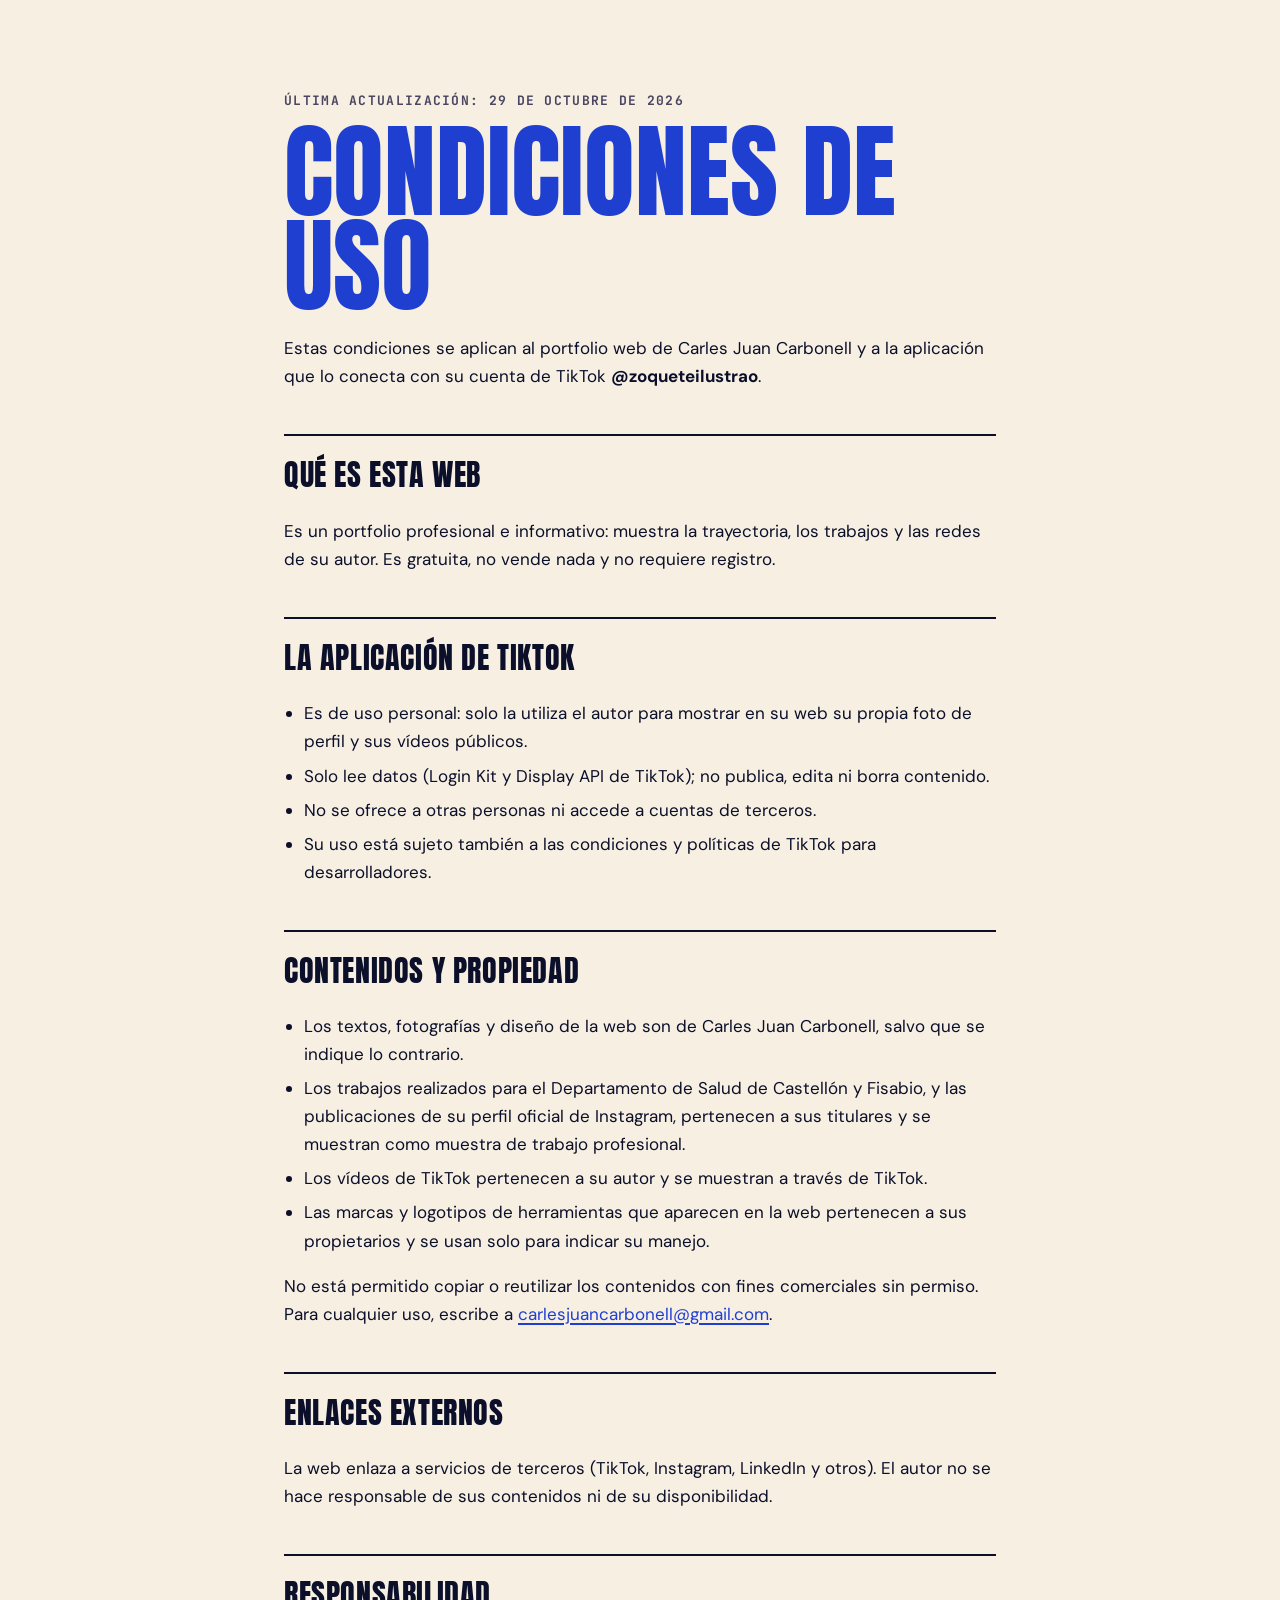
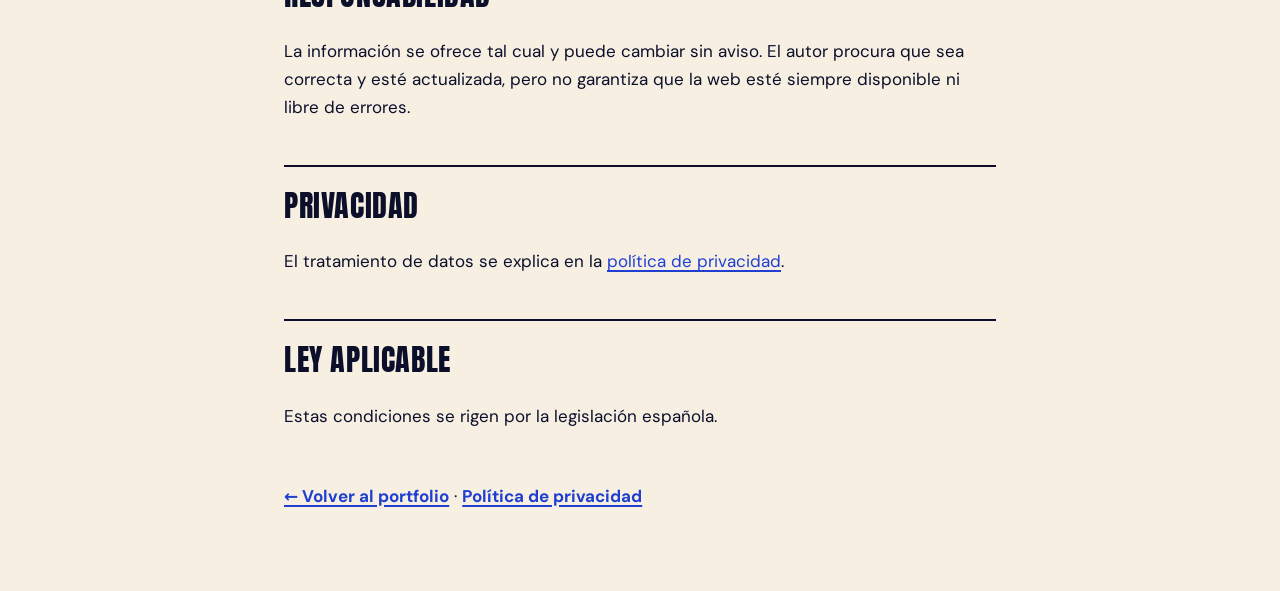
<file: condiciones.html>
<!doctype html>
<html lang="es">
<head>
<meta charset="utf-8">
<meta name="viewport" content="width=device-width, initial-scale=1, viewport-fit=cover">
<meta name="theme-color" content="#F6EFE2">
<title>Condiciones de uso · Portfolio Carles Juan Carbonell</title>
<meta name="description" content="Condiciones de uso del portfolio web de Carles Juan Carbonell y de su conexión con TikTok.">
<link rel="stylesheet" href="media/fonts/fonts.css">
<style>
*{box-sizing:border-box}
html{background:#F6EFE2;-webkit-text-size-adjust:100%}
body{margin:0;background:#F6EFE2;color:#0B0F2A;font-family:'DM Sans',system-ui,sans-serif;font-size:17px;line-height:1.65}
::selection{background:#FF5A4D;color:#0B0F2A}
a{color:#1F3FD1;text-decoration-thickness:2px;text-underline-offset:3px}
a:focus-visible{outline:3px solid #1F3FD1;outline-offset:3px}
.wrap{max-width:760px;margin:0 auto;padding:clamp(40px,7vw,96px) max(24px,env(safe-area-inset-right)) max(56px,env(safe-area-inset-bottom)) max(24px,env(safe-area-inset-left))}
.mono{font-family:'JetBrains Mono',ui-monospace,Menlo,monospace}
.kick{margin:0 0 14px;font-size:13px;font-weight:700;letter-spacing:.1em;text-transform:uppercase;color:#4A4560}
h1{margin:0;font-family:'Anton',Impact,sans-serif;font-weight:400;font-size:clamp(52px,11vw,104px);line-height:.9;text-transform:uppercase;color:#1F3FD1}
h2{margin:44px 0 10px;padding-top:14px;border-top:2px solid #0B0F2A;font-family:'Anton',Impact,sans-serif;font-weight:400;font-size:clamp(22px,3.4vw,30px);letter-spacing:.02em;text-transform:uppercase}
p,li{max-width:66ch}
ul{padding-left:1.2em}
li{margin:0 0 6px}
.back{display:inline-flex;align-items:center;min-height:44px;font-weight:700}
</style>
</head>
<body>
<main class="wrap">
<p class="kick mono">Última actualización: 29 de octubre de 2026</p>
<h1>Condiciones de uso</h1>
<p style="margin-top:22px">Estas condiciones se aplican al portfolio web de Carles Juan Carbonell y a la aplicación que lo conecta con su cuenta de TikTok <b>@zoqueteilustrao</b>.</p>

<h2>Qué es esta web</h2>
<p>Es un portfolio profesional e informativo: muestra la trayectoria, los trabajos y las redes de su autor. Es gratuita, no vende nada y no requiere registro.</p>

<h2>La aplicación de TikTok</h2>
<ul>
<li>Es de uso personal: solo la utiliza el autor para mostrar en su web su propia foto de perfil y sus vídeos públicos.</li>
<li>Solo lee datos (Login Kit y Display API de TikTok); no publica, edita ni borra contenido.</li>
<li>No se ofrece a otras personas ni accede a cuentas de terceros.</li>
<li>Su uso está sujeto también a las condiciones y políticas de TikTok para desarrolladores.</li>
</ul>

<h2>Contenidos y propiedad</h2>
<ul>
<li>Los textos, fotografías y diseño de la web son de Carles Juan Carbonell, salvo que se indique lo contrario.</li>
<li>Los trabajos realizados para el Departamento de Salud de Castellón y Fisabio, y las publicaciones de su perfil oficial de Instagram, pertenecen a sus titulares y se muestran como muestra de trabajo profesional.</li>
<li>Los vídeos de TikTok pertenecen a su autor y se muestran a través de TikTok.</li>
<li>Las marcas y logotipos de herramientas que aparecen en la web pertenecen a sus propietarios y se usan solo para indicar su manejo.</li>
</ul>
<p>No está permitido copiar o reutilizar los contenidos con fines comerciales sin permiso. Para cualquier uso, escribe a <a href="mailto:carlesjuancarbonell@gmail.com">carlesjuancarbonell@gmail.com</a>.</p>

<h2>Enlaces externos</h2>
<p>La web enlaza a servicios de terceros (TikTok, Instagram, LinkedIn y otros). El autor no se hace responsable de sus contenidos ni de su disponibilidad.</p>

<h2>Responsabilidad</h2>
<p>La información se ofrece tal cual y puede cambiar sin aviso. El autor procura que sea correcta y esté actualizada, pero no garantiza que la web esté siempre disponible ni libre de errores.</p>

<h2>Privacidad</h2>
<p>El tratamiento de datos se explica en la <a href="privacidad.html">política de privacidad</a>.</p>

<h2>Ley aplicable</h2>
<p>Estas condiciones se rigen por la legislación española.</p>

<p style="margin-top:44px"><a class="back" href="./">← Volver al portfolio</a> · <a class="back" href="privacidad.html">Política de privacidad</a></p>
</main>
</body>
</html>
</file>
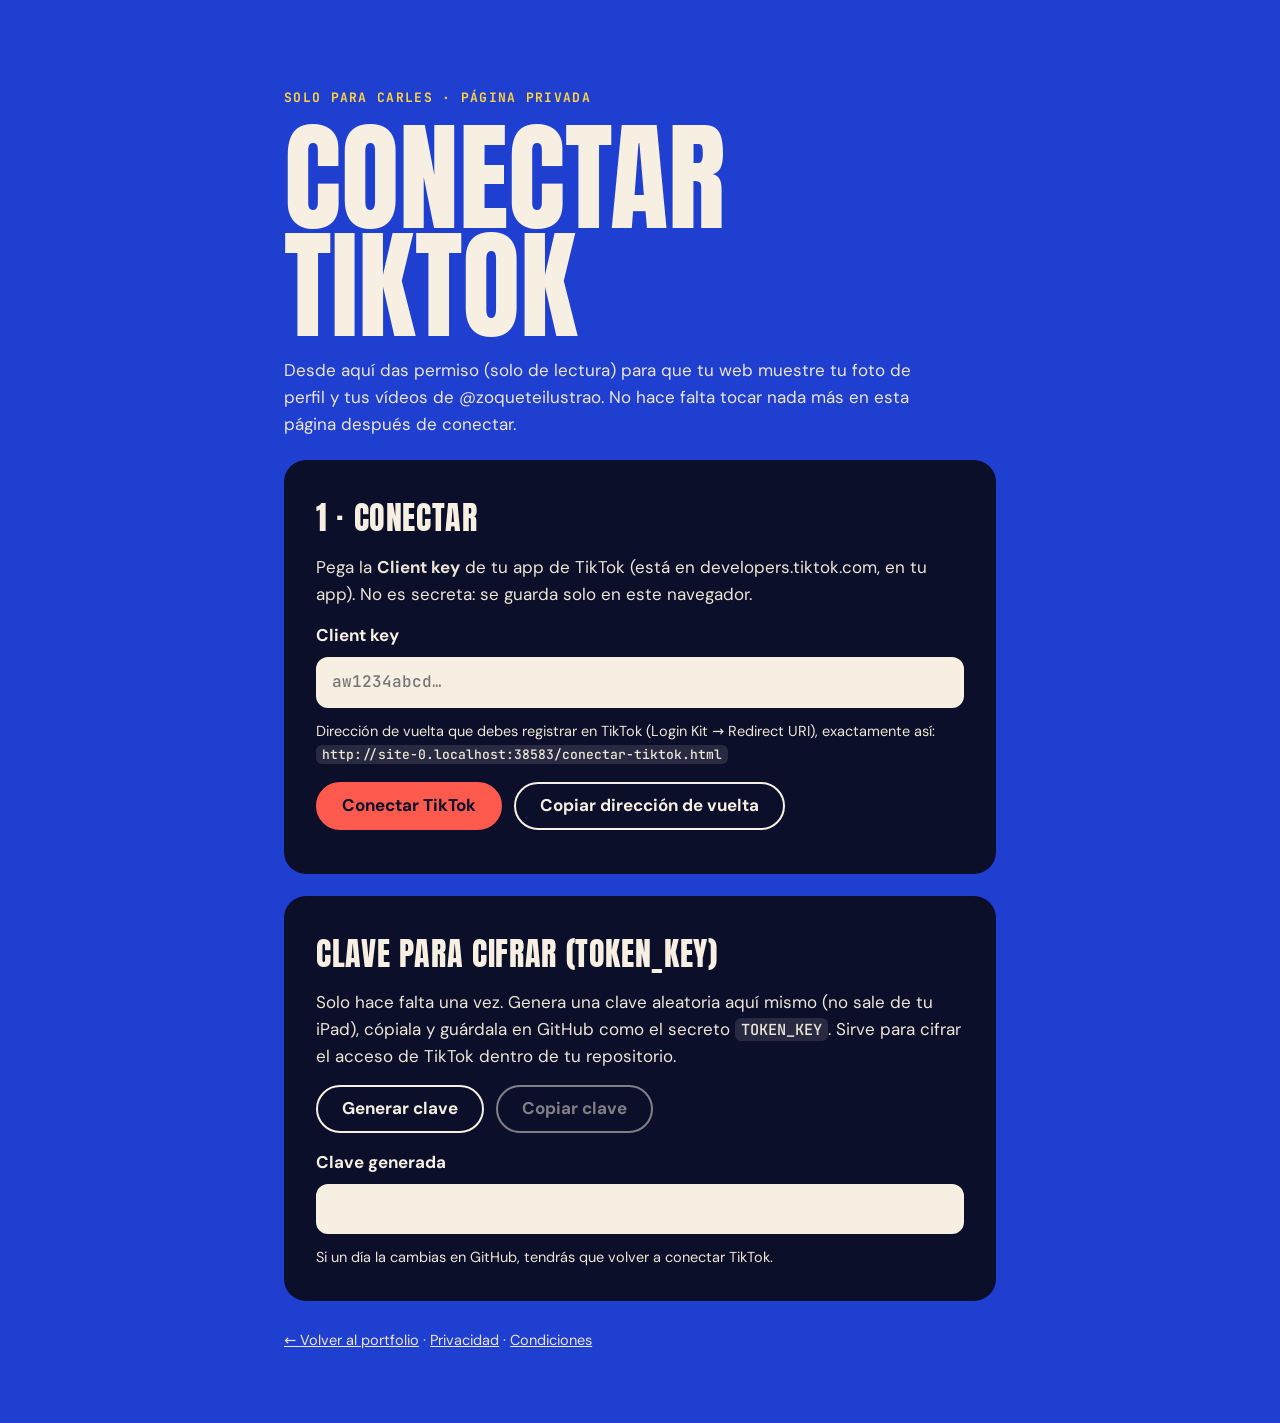
<file: conectar-tiktok.html>
<!doctype html>
<html lang="es">
<head>
<meta charset="utf-8">
<meta name="viewport" content="width=device-width, initial-scale=1, viewport-fit=cover">
<meta name="theme-color" content="#1F3FD1">
<meta name="robots" content="noindex, nofollow">
<meta name="referrer" content="no-referrer">
<title>Conectar TikTok · Portfolio Carles Juan Carbonell</title>
<link rel="stylesheet" href="media/fonts/fonts.css">
<style>
*{box-sizing:border-box}
html{background:#1F3FD1;-webkit-text-size-adjust:100%}
body{margin:0;background:#1F3FD1;color:#F6EFE2;font-family:'DM Sans',system-ui,sans-serif;font-size:17px;line-height:1.6}
a{color:inherit}
::selection{background:#FF5A4D;color:#0B0F2A}
.wrap{max-width:760px;margin:0 auto;padding:clamp(40px,7vw,88px) max(24px,env(safe-area-inset-right)) max(56px,env(safe-area-inset-bottom)) max(24px,env(safe-area-inset-left))}
.mono{font-family:'JetBrains Mono',ui-monospace,Menlo,monospace}
h1{margin:0;font-family:'Anton',Impact,sans-serif;font-weight:400;font-size:clamp(56px,13vw,120px);line-height:.9;text-transform:uppercase}
h2{margin:0 0 10px;font-family:'Anton',Impact,sans-serif;font-weight:400;font-size:clamp(24px,4vw,32px);letter-spacing:.02em;text-transform:uppercase}
.kick{margin:0 0 14px;font-size:13px;font-weight:700;letter-spacing:.1em;text-transform:uppercase;color:#FFD23F}
.card{margin-top:22px;background:#0B0F2A;border-radius:22px;padding:clamp(20px,4vw,32px)}
.card p{margin:0 0 14px;color:#EDE6D6}
label{display:block;font-weight:700;margin:0 0 8px}
input,textarea{width:100%;font:500 16px/1.4 'JetBrains Mono',ui-monospace,monospace;color:#0B0F2A;background:#F6EFE2;border:2px solid #F6EFE2;border-radius:12px;padding:12px 14px;min-height:48px}
textarea{resize:vertical;min-height:96px;word-break:break-all}
input:focus-visible,textarea:focus-visible,a:focus-visible,button:focus-visible{outline:3px solid #FFD23F;outline-offset:3px}
.row{display:flex;flex-wrap:wrap;gap:12px;margin-top:16px}
.btn{display:inline-flex;align-items:center;justify-content:center;gap:8px;min-height:48px;padding:0 24px;border-radius:999px;font:inherit;font-weight:700;text-decoration:none;cursor:pointer;border:2px solid #F6EFE2;background:transparent;color:#F6EFE2;transition:transform 160ms cubic-bezier(.23,1,.32,1),background-color 160ms ease,color 160ms ease;-webkit-tap-highlight-color:transparent;touch-action:manipulation}
.btn.red{background:#FF5A4D;border-color:#FF5A4D;color:#0B0F2A}
.btn:active{transform:scale(.97)}
.btn[disabled]{opacity:.5;cursor:not-allowed}
@media (hover:hover) and (pointer:fine){.btn.red:hover{background:#fff;border-color:#fff}.btn:not(.red):hover{background:#F6EFE2;color:#0B0F2A}}
.note{font-size:14.5px;color:#EDE6D6}
.ok{color:#FFD23F;font-weight:700}
.err{background:#FF5A4D;color:#0B0F2A;border-radius:12px;padding:12px 14px;font-weight:700}
code{font-family:'JetBrains Mono',ui-monospace,monospace;font-size:.9em;background:rgba(246,239,226,.12);padding:1px 6px;border-radius:6px;word-break:break-all}
ol{margin:0;padding-left:1.2em;color:#EDE6D6}
ol li{margin:0 0 8px}
@media (prefers-reduced-motion:reduce){.btn{transition:none}.btn:active{transform:none}}
</style>
</head>
<body>
<main class="wrap">
<p class="kick mono">Solo para Carles · página privada</p>
<h1>Conectar TikTok</h1>
<p style="margin:18px 0 0;max-width:56ch;color:#EDE6D6">Desde aquí das permiso (solo de lectura) para que tu web muestre tu foto de perfil y tus vídeos de @zoqueteilustrao. No hace falta tocar nada más en esta página después de conectar.</p>

<section class="card" id="paso-conectar" aria-labelledby="t1">
<h2 id="t1">1 · Conectar</h2>
<p>Pega la <b>Client key</b> de tu app de TikTok (está en developers.tiktok.com, en tu app). No es secreta: se guarda solo en este navegador.</p>
<label for="ck">Client key</label>
<input id="ck" autocomplete="off" autocapitalize="off" spellcheck="false" inputmode="text" placeholder="aw1234abcd…">
<p class="note" style="margin:12px 0 0">Dirección de vuelta que debes registrar en TikTok (Login Kit → Redirect URI), exactamente así:<br><code id="redir"></code></p>
<div class="row">
<button class="btn red" type="button" id="go">Conectar TikTok</button>
<button class="btn" type="button" id="copy-redir">Copiar dirección de vuelta</button>
</div>
<p id="go-msg" class="note" role="status" style="margin:12px 0 0"></p>
</section>

<section class="card" id="paso-codigo" hidden aria-labelledby="t2">
<h2 id="t2">2 · Pasa el código a GitHub</h2>
<p class="ok" id="code-ok">TikTok ha dado permiso. Este es tu código de un solo uso; caduca pronto, así que haz el siguiente paso ahora.</p>
<label for="code">Código</label>
<textarea id="code" readonly></textarea>
<div class="row">
<button class="btn red" type="button" id="copy-code">Copiar código</button>
<a class="btn" id="gh-link" href="#" target="_blank" rel="noopener">Abrir el proceso en GitHub</a>
</div>
<ol style="margin-top:18px">
<li>En GitHub, pulsa <b>Run workflow</b>.</li>
<li>Pega el código en el campo <b>Código de TikTok</b> y pulsa el botón verde <b>Run workflow</b>.</li>
<li>Espera a que salga el tic verde (1–2 minutos) y mira la sección Redes de tu web.</li>
</ol>
</section>

<section class="card" id="paso-error" hidden aria-labelledby="t3">
<h2 id="t3">Algo no ha ido bien</h2>
<p class="err" id="err-text" role="alert"></p>
<div class="row"><a class="btn" href="conectar-tiktok.html">Empezar de nuevo</a></div>
</section>

<section class="card" aria-labelledby="t4">
<h2 id="t4">Clave para cifrar (TOKEN_KEY)</h2>
<p>Solo hace falta una vez. Genera una clave aleatoria aquí mismo (no sale de tu iPad), cópiala y guárdala en GitHub como el secreto <code>TOKEN_KEY</code>. Sirve para cifrar el acceso de TikTok dentro de tu repositorio.</p>
<div class="row" style="margin-top:0">
<button class="btn" type="button" id="gen">Generar clave</button>
<button class="btn" type="button" id="copy-key" disabled>Copiar clave</button>
</div>
<label for="key" style="margin-top:16px">Clave generada</label>
<input id="key" readonly autocomplete="off" spellcheck="false">
<p class="note" style="margin:12px 0 0">Si un día la cambias en GitHub, tendrás que volver a conectar TikTok.</p>
</section>

<p class="note" style="margin-top:28px"><a href="./">← Volver al portfolio</a> · <a href="privacidad.html">Privacidad</a> · <a href="condiciones.html">Condiciones</a></p>
</main>

<script>
(function () {
  'use strict';
  var SCOPES = 'user.info.basic,video.list';
  var redirectUri = location.origin + location.pathname;
  function store(k, v) { try { if (v == null) localStorage.removeItem(k); else localStorage.setItem(k, v); } catch (e) {} }
  function load(k) { try { return localStorage.getItem(k); } catch (e) { return null; } }
  function rand(bytes) {
    var a = new Uint8Array(bytes); crypto.getRandomValues(a);
    var s = ''; for (var i = 0; i < a.length; i++) s += String.fromCharCode(a[i]);
    return btoa(s).replace(/\+/g, '-').replace(/\//g, '_').replace(/=+$/, '');
  }
  function copy(text, btn) {
    var done = function () { var t = btn.textContent; btn.textContent = 'Copiado ✓'; setTimeout(function () { btn.textContent = t; }, 1600); };
    if (navigator.clipboard && navigator.clipboard.writeText) navigator.clipboard.writeText(text).then(done, function () { fallback(); });
    else fallback();
    function fallback() { var ta = document.createElement('textarea'); ta.value = text; document.body.appendChild(ta); ta.select(); try { document.execCommand('copy'); done(); } catch (e) {} ta.remove(); }
  }

  // ¿Repositorio? usuario.github.io/[repo]/
  var owner = location.hostname.split('.')[0];
  var seg = location.pathname.split('/').filter(Boolean);
  var repo = (seg.length > 1) ? seg[0] : (owner + '.github.io');
  document.getElementById('gh-link').href = 'https://github.com/' + owner + '/' + repo + '/actions/workflows/tiktok.yml';
  document.getElementById('redir').textContent = redirectUri;

  var ck = document.getElementById('ck');
  ck.value = load('tt_client_key') || '';
  ck.addEventListener('change', function () { store('tt_client_key', ck.value.trim() || null); });
  document.getElementById('copy-redir').addEventListener('click', function () { copy(redirectUri, this); });

  document.getElementById('go').addEventListener('click', function () {
    var key = ck.value.trim();
    var msg = document.getElementById('go-msg');
    if (!/^[A-Za-z0-9_-]{8,}$/.test(key)) { msg.textContent = 'Pega primero la Client key.'; ck.focus(); return; }
    store('tt_client_key', key);
    var state = rand(24);
    store('tt_state', state + '.' + Date.now());
    var u = 'https://www.tiktok.com/v2/auth/authorize/'
      + '?client_key=' + encodeURIComponent(key)
      + '&scope=' + encodeURIComponent(SCOPES)
      + '&response_type=code'
      + '&redirect_uri=' + encodeURIComponent(redirectUri)
      + '&state=' + encodeURIComponent(state);
    location.assign(u);
  });

  // Vuelta desde TikTok
  var q = new URLSearchParams(location.search);
  if (q.has('code') || q.has('error')) {
    // se guarda en localStorage (no sessionStorage) por si TikTok vuelve en otra pestaña
    var saved = (load('tt_state') || '').split('.');
    store('tt_state', null);
    var expected = (saved.length === 2 && Date.now() - Number(saved[1]) < 30 * 60 * 1000) ? saved[0] : null;
    // limpia la barra de direcciones para que el código no quede en el historial
    try { history.replaceState(null, '', location.pathname); } catch (e) {}
    document.getElementById('paso-conectar').hidden = true;
    if (q.has('error')) {
      showError('TikTok ha devuelto un error: ' + q.get('error') + (q.get('error_description') ? ' (' + q.get('error_description') + ')' : '') + '.');
    } else if (!expected || q.get('state') !== expected) {
      showError('La comprobación de seguridad no coincide. Vuelve a empezar desde este mismo navegador y sin cerrar la pestaña.');
    } else {
      var scopes = (q.get('scopes') || '').split(',');
      document.getElementById('code').value = q.get('code');
      if (scopes.indexOf('video.list') === -1) {
        document.getElementById('code-ok').textContent = 'Aviso: no has dado permiso para ver la lista de vídeos. Vuelve a empezar y marca todas las casillas.';
      }
      document.getElementById('paso-codigo').hidden = false;
    }
  }
  function showError(t) { document.getElementById('err-text').textContent = t; document.getElementById('paso-error').hidden = false; }
  document.getElementById('copy-code').addEventListener('click', function () { copy(document.getElementById('code').value, this); });

  var keyInput = document.getElementById('key'), copyKey = document.getElementById('copy-key');
  document.getElementById('gen').addEventListener('click', function () { keyInput.value = rand(36); copyKey.disabled = false; });
  copyKey.addEventListener('click', function () { copy(keyInput.value, this); });
})();
</script>
</body>
</html>
</file>
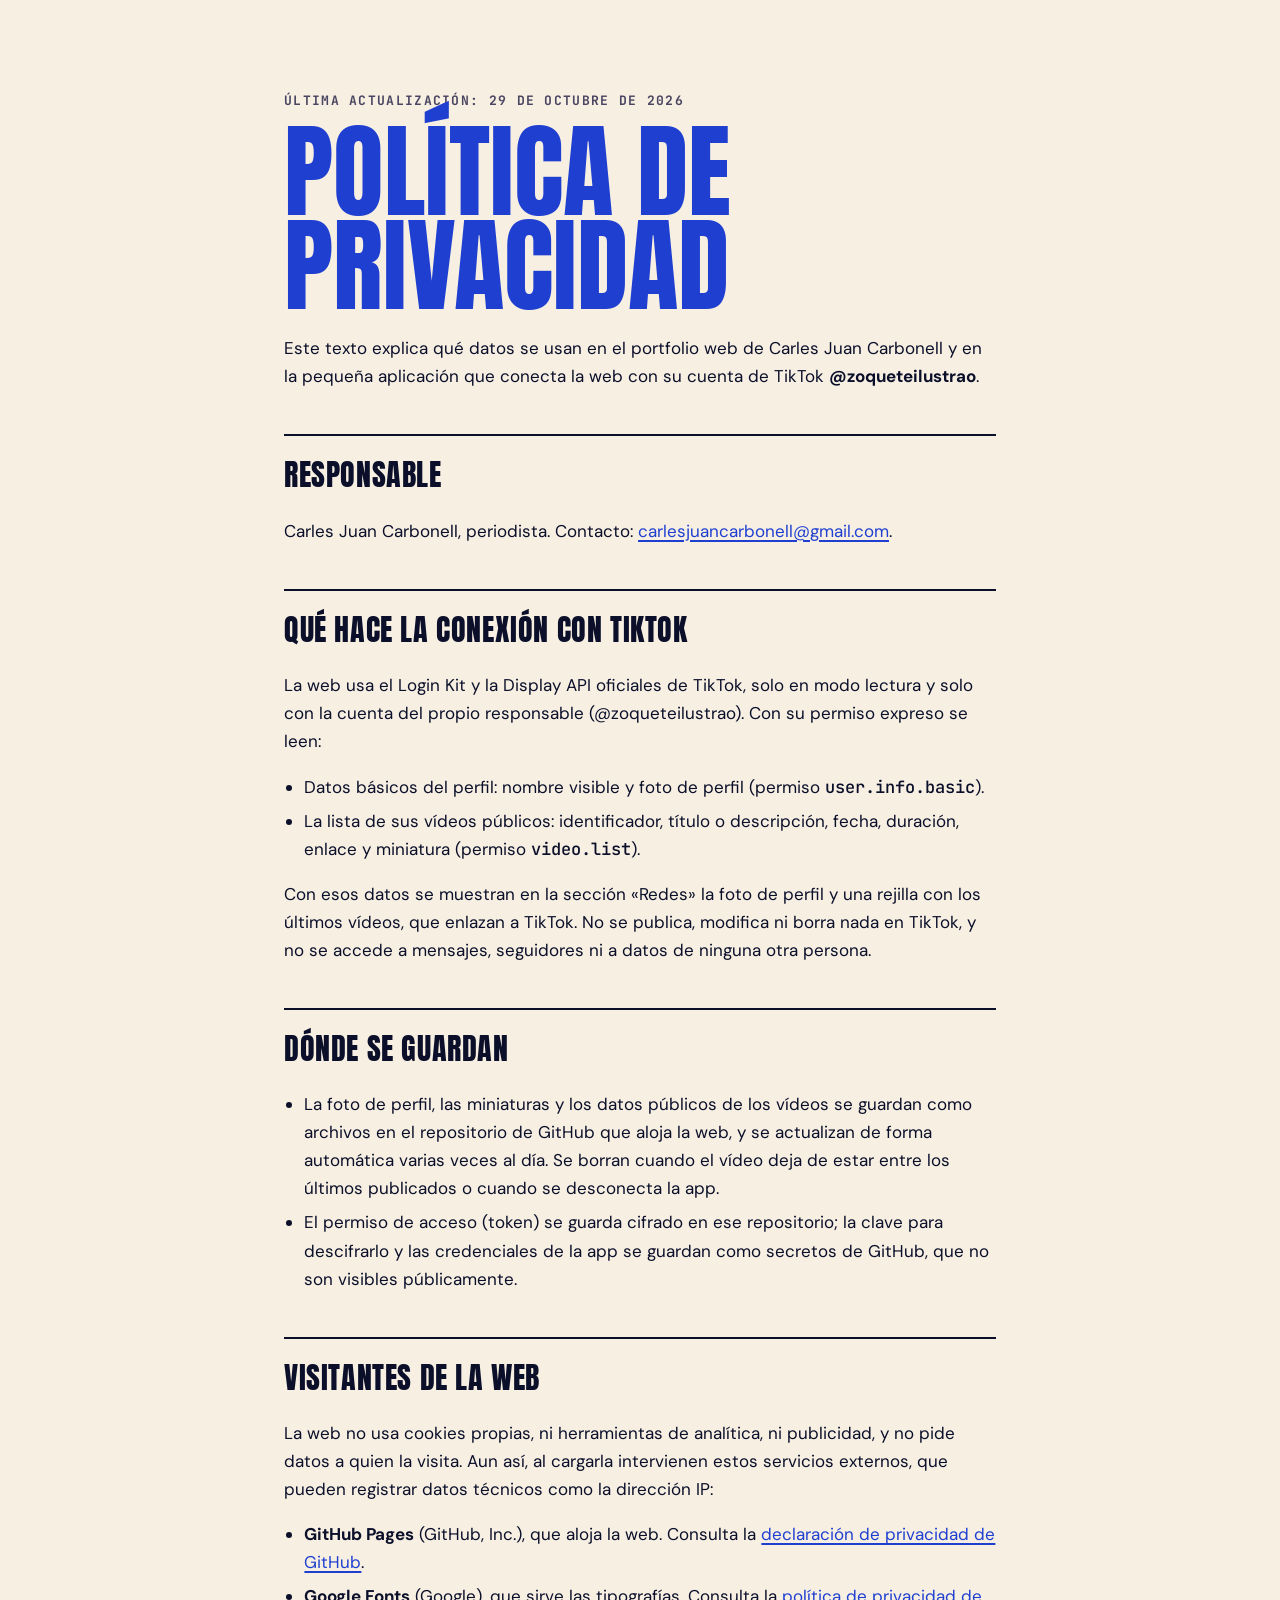
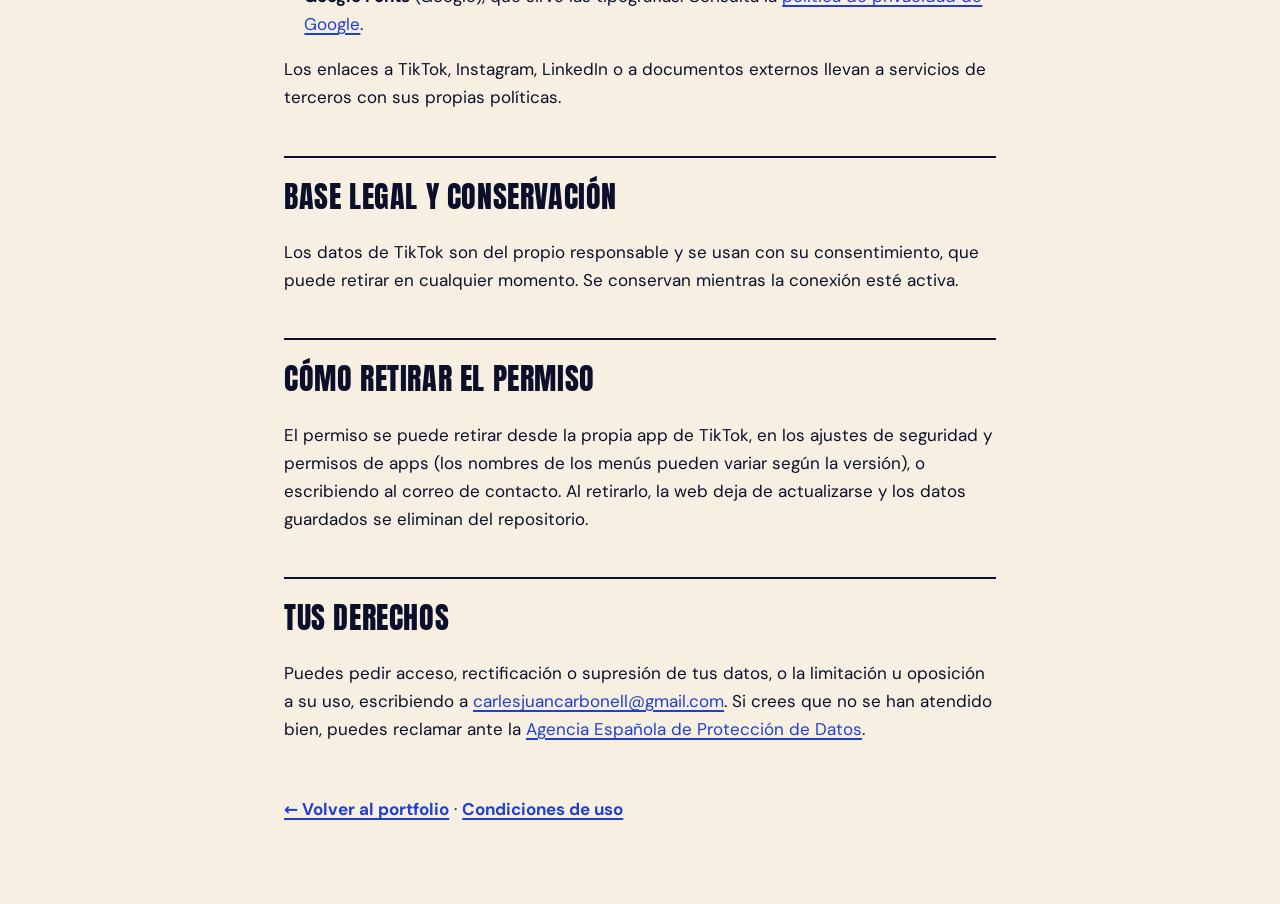
<file: privacidad.html>
<!doctype html>
<html lang="es">
<head>
<meta charset="utf-8">
<meta name="viewport" content="width=device-width, initial-scale=1, viewport-fit=cover">
<meta name="theme-color" content="#F6EFE2">
<title>Política de privacidad · Portfolio Carles Juan Carbonell</title>
<meta name="description" content="Política de privacidad del portfolio web de Carles Juan Carbonell y de su conexión con TikTok.">
<link rel="stylesheet" href="media/fonts/fonts.css">
<style>
*{box-sizing:border-box}
html{background:#F6EFE2;-webkit-text-size-adjust:100%}
body{margin:0;background:#F6EFE2;color:#0B0F2A;font-family:'DM Sans',system-ui,sans-serif;font-size:17px;line-height:1.65}
::selection{background:#FF5A4D;color:#0B0F2A}
a{color:#1F3FD1;text-decoration-thickness:2px;text-underline-offset:3px}
a:focus-visible{outline:3px solid #1F3FD1;outline-offset:3px}
.wrap{max-width:760px;margin:0 auto;padding:clamp(40px,7vw,96px) max(24px,env(safe-area-inset-right)) max(56px,env(safe-area-inset-bottom)) max(24px,env(safe-area-inset-left))}
.mono{font-family:'JetBrains Mono',ui-monospace,Menlo,monospace}
.kick{margin:0 0 14px;font-size:13px;font-weight:700;letter-spacing:.1em;text-transform:uppercase;color:#4A4560}
h1{margin:0;font-family:'Anton',Impact,sans-serif;font-weight:400;font-size:clamp(52px,11vw,104px);line-height:.9;text-transform:uppercase;color:#1F3FD1}
h2{margin:44px 0 10px;padding-top:14px;border-top:2px solid #0B0F2A;font-family:'Anton',Impact,sans-serif;font-weight:400;font-size:clamp(22px,3.4vw,30px);letter-spacing:.02em;text-transform:uppercase}
p,li{max-width:66ch}
ul{padding-left:1.2em}
li{margin:0 0 6px}
.back{display:inline-flex;align-items:center;min-height:44px;font-weight:700}
</style>
</head>
<body>
<main class="wrap">
<p class="kick mono">Última actualización: 29 de octubre de 2026</p>
<h1>Política de privacidad</h1>
<p style="margin-top:22px">Este texto explica qué datos se usan en el portfolio web de Carles Juan Carbonell y en la pequeña aplicación que conecta la web con su cuenta de TikTok <b>@zoqueteilustrao</b>.</p>

<h2>Responsable</h2>
<p>Carles Juan Carbonell, periodista. Contacto: <a href="mailto:carlesjuancarbonell@gmail.com">carlesjuancarbonell@gmail.com</a>.</p>

<h2>Qué hace la conexión con TikTok</h2>
<p>La web usa el Login Kit y la Display API oficiales de TikTok, solo en modo lectura y solo con la cuenta del propio responsable (@zoqueteilustrao). Con su permiso expreso se leen:</p>
<ul>
<li>Datos básicos del perfil: nombre visible y foto de perfil (permiso <span class="mono">user.info.basic</span>).</li>
<li>La lista de sus vídeos públicos: identificador, título o descripción, fecha, duración, enlace y miniatura (permiso <span class="mono">video.list</span>).</li>
</ul>
<p>Con esos datos se muestran en la sección «Redes» la foto de perfil y una rejilla con los últimos vídeos, que enlazan a TikTok. No se publica, modifica ni borra nada en TikTok, y no se accede a mensajes, seguidores ni a datos de ninguna otra persona.</p>

<h2>Dónde se guardan</h2>
<ul>
<li>La foto de perfil, las miniaturas y los datos públicos de los vídeos se guardan como archivos en el repositorio de GitHub que aloja la web, y se actualizan de forma automática varias veces al día. Se borran cuando el vídeo deja de estar entre los últimos publicados o cuando se desconecta la app.</li>
<li>El permiso de acceso (token) se guarda cifrado en ese repositorio; la clave para descifrarlo y las credenciales de la app se guardan como secretos de GitHub, que no son visibles públicamente.</li>
</ul>

<h2>Visitantes de la web</h2>
<p>La web no usa cookies propias, ni herramientas de analítica, ni publicidad, y no pide datos a quien la visita. Aun así, al cargarla intervienen estos servicios externos, que pueden registrar datos técnicos como la dirección IP:</p>
<ul>
<li><b>GitHub Pages</b> (GitHub, Inc.), que aloja la web. Consulta la <a href="https://docs.github.com/es/site-policy/privacy-policies/github-general-privacy-statement" rel="noopener" target="_blank">declaración de privacidad de GitHub</a>.</li>
<li><b>Google Fonts</b> (Google), que sirve las tipografías. Consulta la <a href="https://policies.google.com/privacy?hl=es" rel="noopener" target="_blank">política de privacidad de Google</a>.</li>
</ul>
<p>Los enlaces a TikTok, Instagram, LinkedIn o a documentos externos llevan a servicios de terceros con sus propias políticas.</p>

<h2>Base legal y conservación</h2>
<p>Los datos de TikTok son del propio responsable y se usan con su consentimiento, que puede retirar en cualquier momento. Se conservan mientras la conexión esté activa.</p>

<h2>Cómo retirar el permiso</h2>
<p>El permiso se puede retirar desde la propia app de TikTok, en los ajustes de seguridad y permisos de apps (los nombres de los menús pueden variar según la versión), o escribiendo al correo de contacto. Al retirarlo, la web deja de actualizarse y los datos guardados se eliminan del repositorio.</p>

<h2>Tus derechos</h2>
<p>Puedes pedir acceso, rectificación o supresión de tus datos, o la limitación u oposición a su uso, escribiendo a <a href="mailto:carlesjuancarbonell@gmail.com">carlesjuancarbonell@gmail.com</a>. Si crees que no se han atendido bien, puedes reclamar ante la <a href="https://www.aepd.es" rel="noopener" target="_blank">Agencia Española de Protección de Datos</a>.</p>

<p style="margin-top:44px"><a class="back" href="./">← Volver al portfolio</a> · <a class="back" href="condiciones.html">Condiciones de uso</a></p>
</main>
</body>
</html>
</file>
<file: media/fonts/fonts.css>
@font-face{font-family:'Anton';font-style:normal;font-weight:400;font-display:swap;src:url(anton-400-latin-ext.woff2) format('woff2');unicode-range:U+0100-02BA, U+02BD-02C5, U+02C7-02CC, U+02CE-02D7, U+02DD-02FF, U+0304, U+0308, U+0329, U+1D00-1DBF, U+1E00-1E9F, U+1EF2-1EFF, U+2020, U+20A0-20AB, U+20AD-20C4, U+2113, U+2C60-2C7F, U+A720-A7FF}
@font-face{font-family:'Anton';font-style:normal;font-weight:400;font-display:swap;src:url(anton-400-latin.woff2) format('woff2');unicode-range:U+0000-00FF, U+0131, U+0152-0153, U+02BB-02BC, U+02C6, U+02DA, U+02DC, U+0304, U+0308, U+0329, U+2000-206F, U+20AC, U+2122, U+2191, U+2193, U+2212, U+2215, U+FEFF, U+FFFD}
@font-face{font-family:'DM Sans';font-style:normal;font-weight:400;font-display:swap;src:url(dm-sans-400-latin-ext.woff2) format('woff2');unicode-range:U+0100-02BA, U+02BD-02C5, U+02C7-02CC, U+02CE-02D7, U+02DD-02FF, U+0304, U+0308, U+0329, U+1D00-1DBF, U+1E00-1E9F, U+1EF2-1EFF, U+2020, U+20A0-20AB, U+20AD-20C4, U+2113, U+2C60-2C7F, U+A720-A7FF}
@font-face{font-family:'DM Sans';font-style:normal;font-weight:400;font-display:swap;src:url(dm-sans-400-latin.woff2) format('woff2');unicode-range:U+0000-00FF, U+0131, U+0152-0153, U+02BB-02BC, U+02C6, U+02DA, U+02DC, U+0304, U+0308, U+0329, U+2000-206F, U+20AC, U+2122, U+2191, U+2193, U+2212, U+2215, U+FEFF, U+FFFD}
@font-face{font-family:'DM Sans';font-style:normal;font-weight:500;font-display:swap;src:url(dm-sans-500-latin-ext.woff2) format('woff2');unicode-range:U+0100-02BA, U+02BD-02C5, U+02C7-02CC, U+02CE-02D7, U+02DD-02FF, U+0304, U+0308, U+0329, U+1D00-1DBF, U+1E00-1E9F, U+1EF2-1EFF, U+2020, U+20A0-20AB, U+20AD-20C4, U+2113, U+2C60-2C7F, U+A720-A7FF}
@font-face{font-family:'DM Sans';font-style:normal;font-weight:500;font-display:swap;src:url(dm-sans-500-latin.woff2) format('woff2');unicode-range:U+0000-00FF, U+0131, U+0152-0153, U+02BB-02BC, U+02C6, U+02DA, U+02DC, U+0304, U+0308, U+0329, U+2000-206F, U+20AC, U+2122, U+2191, U+2193, U+2212, U+2215, U+FEFF, U+FFFD}
@font-face{font-family:'DM Sans';font-style:normal;font-weight:700;font-display:swap;src:url(dm-sans-700-latin-ext.woff2) format('woff2');unicode-range:U+0100-02BA, U+02BD-02C5, U+02C7-02CC, U+02CE-02D7, U+02DD-02FF, U+0304, U+0308, U+0329, U+1D00-1DBF, U+1E00-1E9F, U+1EF2-1EFF, U+2020, U+20A0-20AB, U+20AD-20C4, U+2113, U+2C60-2C7F, U+A720-A7FF}
@font-face{font-family:'DM Sans';font-style:normal;font-weight:700;font-display:swap;src:url(dm-sans-700-latin.woff2) format('woff2');unicode-range:U+0000-00FF, U+0131, U+0152-0153, U+02BB-02BC, U+02C6, U+02DA, U+02DC, U+0304, U+0308, U+0329, U+2000-206F, U+20AC, U+2122, U+2191, U+2193, U+2212, U+2215, U+FEFF, U+FFFD}
@font-face{font-family:'JetBrains Mono';font-style:normal;font-weight:500;font-display:swap;src:url(jetbrains-mono-500-latin-ext.woff2) format('woff2');unicode-range:U+0100-02BA, U+02BD-02C5, U+02C7-02CC, U+02CE-02D7, U+02DD-02FF, U+0304, U+0308, U+0329, U+1D00-1DBF, U+1E00-1E9F, U+1EF2-1EFF, U+2020, U+20A0-20AB, U+20AD-20C4, U+2113, U+2C60-2C7F, U+A720-A7FF}
@font-face{font-family:'JetBrains Mono';font-style:normal;font-weight:500;font-display:swap;src:url(jetbrains-mono-500-latin.woff2) format('woff2');unicode-range:U+0000-00FF, U+0131, U+0152-0153, U+02BB-02BC, U+02C6, U+02DA, U+02DC, U+0304, U+0308, U+0329, U+2000-206F, U+20AC, U+2122, U+2191, U+2193, U+2212, U+2215, U+FEFF, U+FFFD}
@font-face{font-family:'JetBrains Mono';font-style:normal;font-weight:700;font-display:swap;src:url(jetbrains-mono-700-latin-ext.woff2) format('woff2');unicode-range:U+0100-02BA, U+02BD-02C5, U+02C7-02CC, U+02CE-02D7, U+02DD-02FF, U+0304, U+0308, U+0329, U+1D00-1DBF, U+1E00-1E9F, U+1EF2-1EFF, U+2020, U+20A0-20AB, U+20AD-20C4, U+2113, U+2C60-2C7F, U+A720-A7FF}
@font-face{font-family:'JetBrains Mono';font-style:normal;font-weight:700;font-display:swap;src:url(jetbrains-mono-700-latin.woff2) format('woff2');unicode-range:U+0000-00FF, U+0131, U+0152-0153, U+02BB-02BC, U+02C6, U+02DA, U+02DC, U+0304, U+0308, U+0329, U+2000-206F, U+20AC, U+2122, U+2191, U+2193, U+2212, U+2215, U+FEFF, U+FFFD}
</file>
